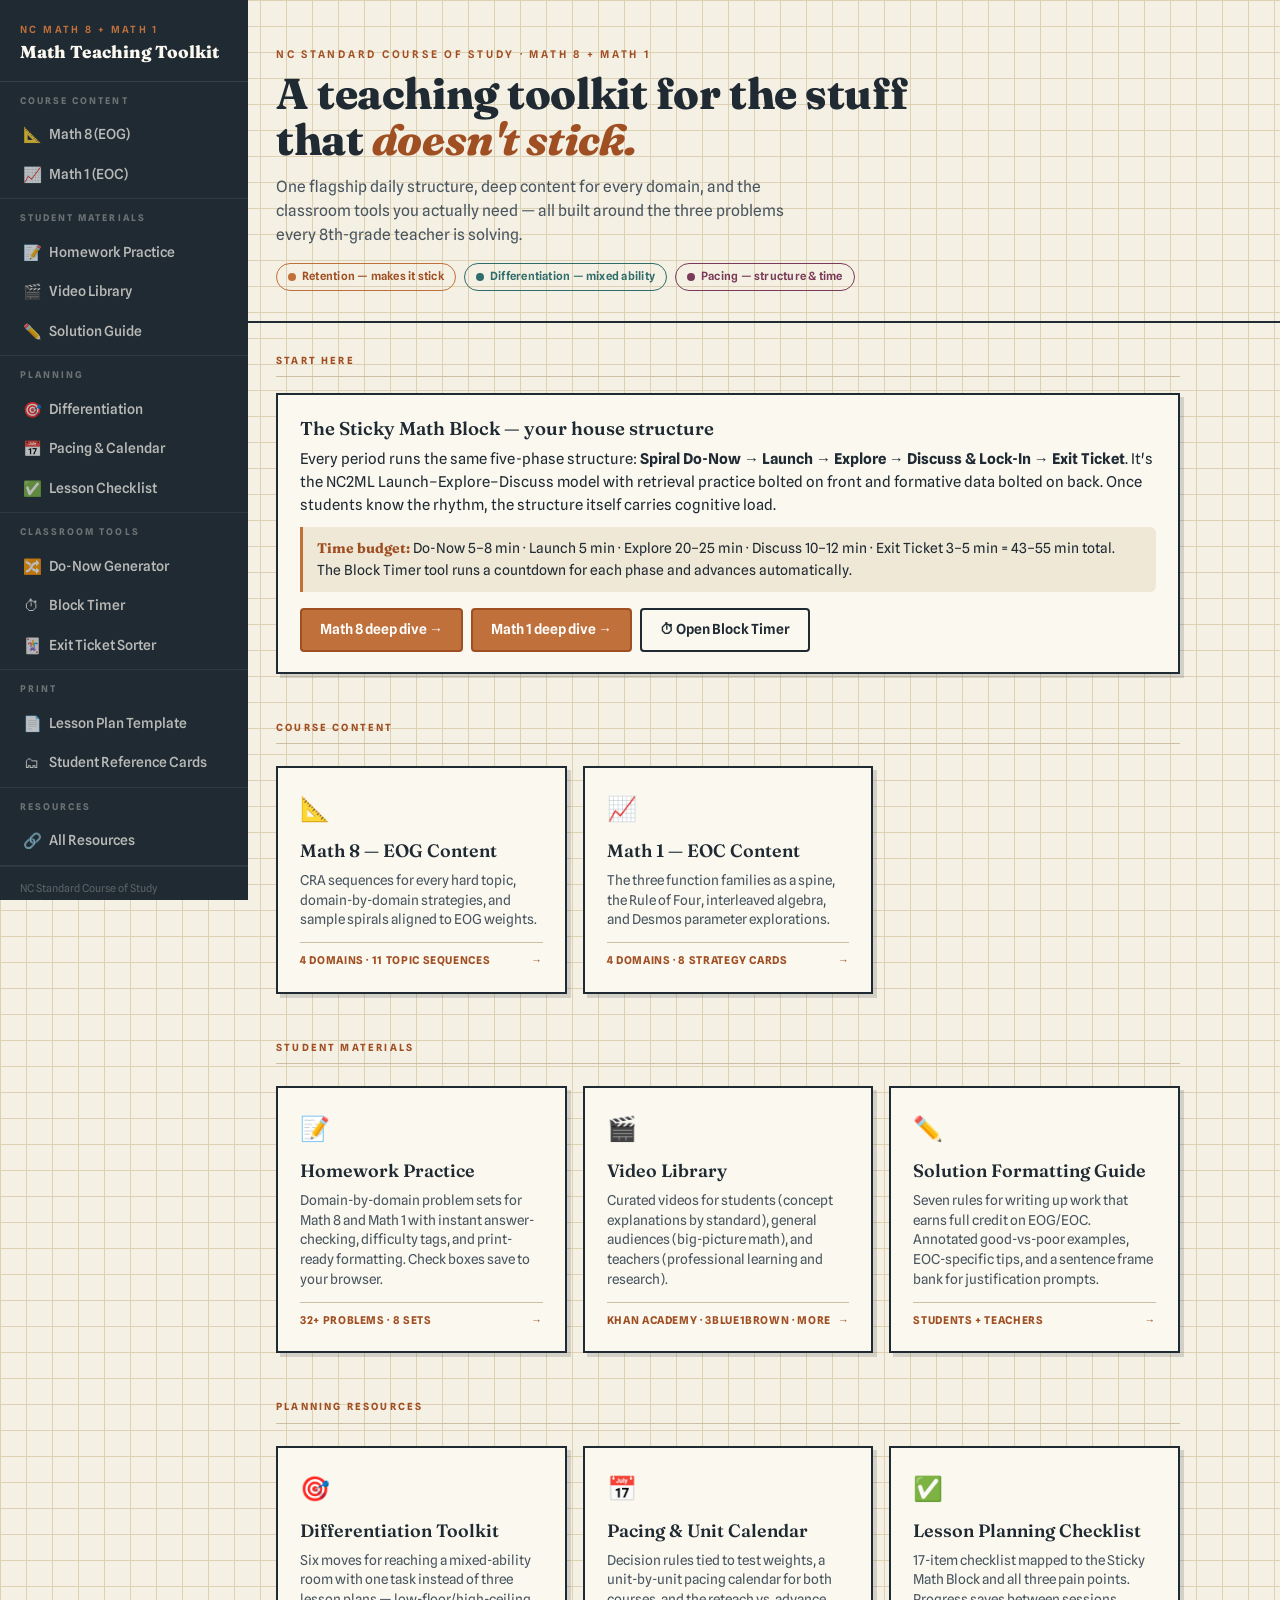
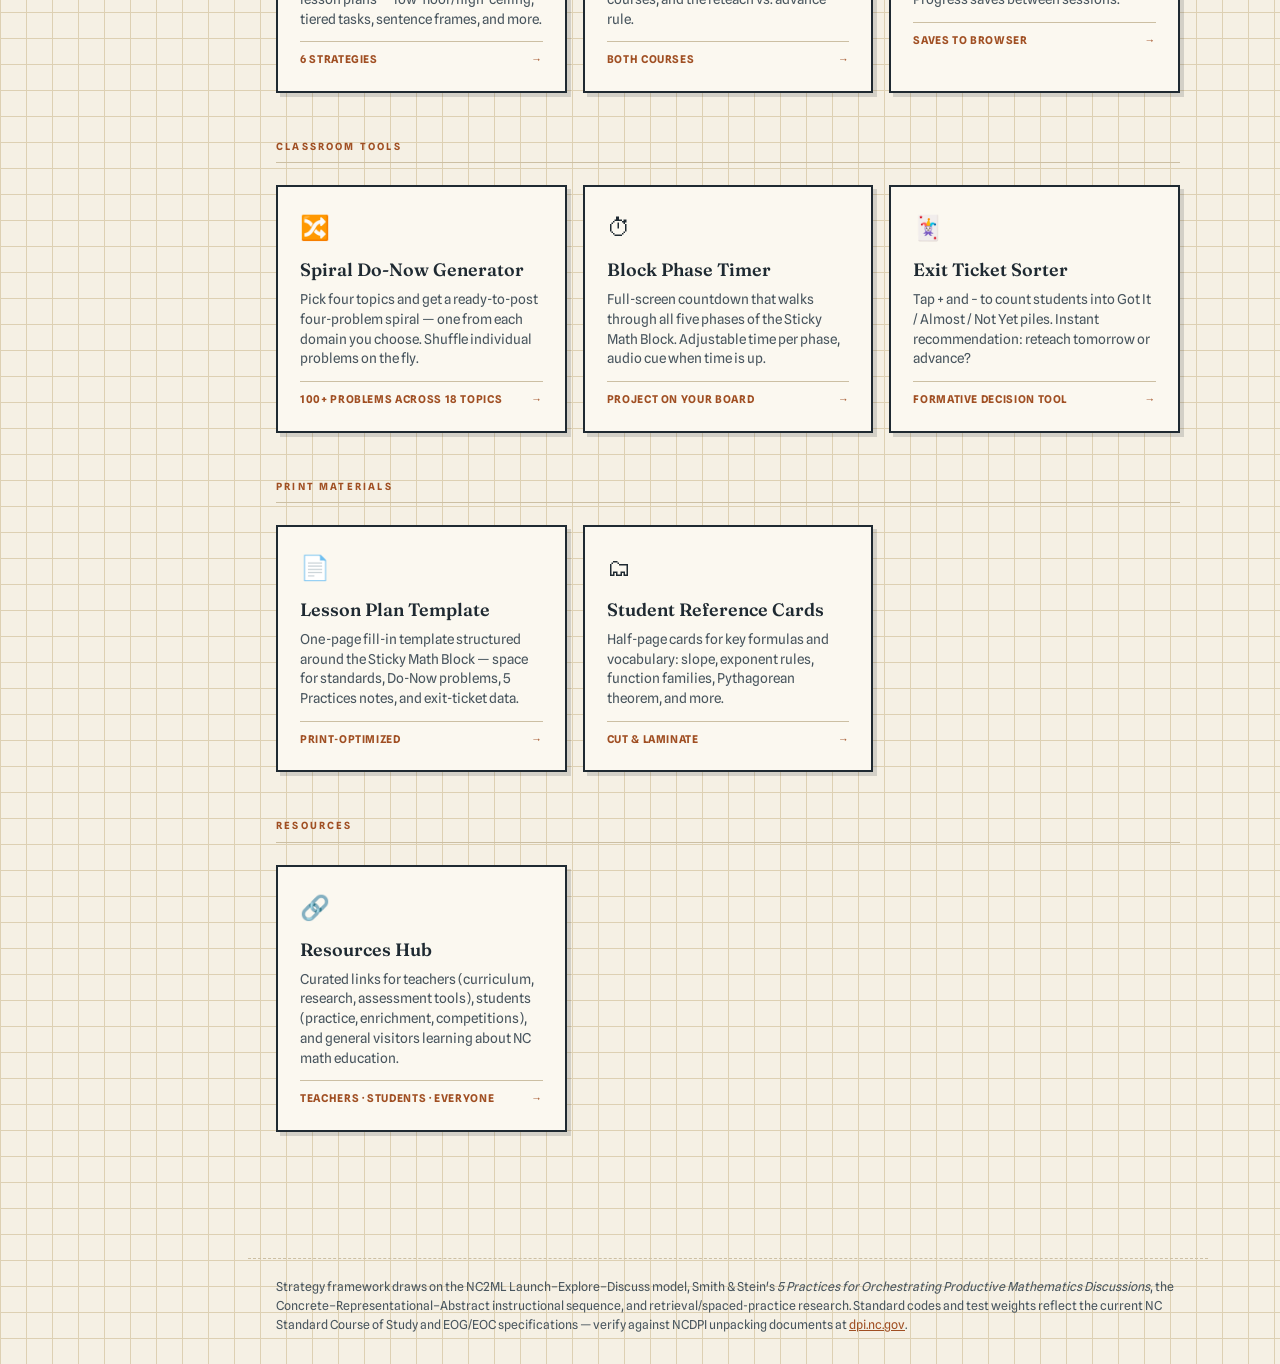
<file: index.html>
<!DOCTYPE html>
<html lang="en">
<head>
<meta charset="UTF-8">
<meta name="viewport" content="width=device-width, initial-scale=1.0">
<title>Math Teaching Toolkit — NC Math 8 &amp; Math 1</title>
<link rel="stylesheet" href="css/style.css">
</head>
<body>

<button class="nav-toggle" id="navToggle" aria-label="Open menu">
  <span class="bar"></span><span class="bar"></span><span class="bar"></span>
</button>
<div class="overlay" id="overlay"></div>

<nav class="sidenav" id="sidenav">
  <div class="sidenav-brand">
    <a href="index.html">
      <div class="brand-eyebrow">NC Math 8 + Math 1</div>
      <div class="brand-name">Math Teaching Toolkit</div>
    </a>
  </div>

  <div class="nav-group">
    <span class="nav-group-label">Course Content</span>
    <a class="nav-link" href="math8.html"><span class="icon">📐</span> Math 8 (EOG)</a>
    <a class="nav-link" href="math1.html"><span class="icon">📈</span> Math 1 (EOC)</a>
  </div>


  <div class="nav-group">
    <span class="nav-group-label">Student Materials</span>
    <a class="nav-link" href="homework.html"><span class="icon">📝</span> Homework Practice</a>
    <a class="nav-link" href="videos.html"><span class="icon">🎬</span> Video Library</a>
    <a class="nav-link" href="solution-guide.html"><span class="icon">✏️</span> Solution Guide</a>
  </div>
  <div class="nav-group">
    <span class="nav-group-label">Planning</span>
    <a class="nav-link" href="differentiation.html"><span class="icon">🎯</span> Differentiation</a>
    <a class="nav-link" href="pacing.html"><span class="icon">📅</span> Pacing &amp; Calendar</a>
    <a class="nav-link" href="checklist.html"><span class="icon">✅</span> Lesson Checklist</a>
  </div>

  <div class="nav-group">
    <span class="nav-group-label">Classroom Tools</span>
    <a class="nav-link" href="donow.html"><span class="icon">🔀</span> Do-Now Generator</a>
    <a class="nav-link" href="timer.html"><span class="icon">⏱</span> Block Timer</a>
    <a class="nav-link" href="exit-sort.html"><span class="icon">🃏</span> Exit Ticket Sorter</a>
  </div>

  <div class="nav-group">
    <span class="nav-group-label">Print</span>
    <a class="nav-link" href="lesson-plan.html"><span class="icon">📄</span> Lesson Plan Template</a>
    <a class="nav-link" href="reference-cards.html"><span class="icon">🗂</span> Student Reference Cards</a>
  </div>


  <div class="nav-group">
    <span class="nav-group-label">Resources</span>
    <a class="nav-link" href="resources.html"><span class="icon">🔗</span> All Resources</a>
  </div>
  <div class="nav-footer">NC Standard Course of Study<br>Math 8 EOG · Math 1 EOC</div>
</nav>

<main>
  <div class="page-header">
    <div class="page-eyebrow">NC Standard Course of Study · Math 8 + Math 1</div>
    <h1>A teaching toolkit for the stuff that <em>doesn't stick.</em></h1>
    <p class="sub">One flagship daily structure, deep content for every domain, and the classroom tools you actually need — all built around the three problems every 8th-grade teacher is solving.</p>
    <div class="legend">
      <span class="chip c-ret"><span class="dot"></span>Retention — makes it stick</span>
      <span class="chip c-dif"><span class="dot"></span>Differentiation — mixed ability</span>
      <span class="chip c-pac"><span class="dot"></span>Pacing — structure &amp; time</span>
    </div>
  </div>

  <div class="content">

    <div class="section">
      <div class="section-label">Start Here</div>
      <div class="card">
        <h3>The Sticky Math Block — your house structure</h3>
        <p>Every period runs the same five-phase structure: <strong>Spiral Do-Now → Launch → Explore → Discuss &amp; Lock-In → Exit Ticket</strong>. It's the NC2ML Launch–Explore–Discuss model with retrieval practice bolted on front and formative data bolted on back. Once students know the rhythm, the structure itself carries cognitive load.</p>
        <div class="ex">
          <b>Time budget:</b> Do-Now 5–8 min · Launch 5 min · Explore 20–25 min · Discuss 10–12 min · Exit Ticket 3–5 min = 43–55 min total.<br>
          The Block Timer tool runs a countdown for each phase and advances automatically.
        </div>
        <div class="btn-group">
          <a class="btn btn-ochre" href="math8.html">Math 8 deep dive →</a>
          <a class="btn btn-ochre" href="math1.html">Math 1 deep dive →</a>
          <a class="btn" href="timer.html">⏱ Open Block Timer</a>
        </div>
      </div>
    </div>

    <div class="section">
      <div class="section-label">Course Content</div>
      <div class="hub-grid">
        <a class="hub-card" href="math8.html">
          <div class="hc-icon">📐</div>
          <h3>Math 8 — EOG Content</h3>
          <p>CRA sequences for every hard topic, domain-by-domain strategies, and sample spirals aligned to EOG weights.</p>
          <div class="hc-footer">
            <span>4 domains · 11 topic sequences</span>
            <span>→</span>
          </div>
        </a>
        <a class="hub-card" href="math1.html">
          <div class="hc-icon">📈</div>
          <h3>Math 1 — EOC Content</h3>
          <p>The three function families as a spine, the Rule of Four, interleaved algebra, and Desmos parameter explorations.</p>
          <div class="hc-footer">
            <span>4 domains · 8 strategy cards</span>
            <span>→</span>
          </div>
        </a>
      </div>
    </div>

    <div class="section">
      <div class="section-label">Student Materials</div>
      <div class="hub-grid">
        <a class="hub-card" href="homework.html">
          <div class="hc-icon">📝</div>
          <h3>Homework Practice</h3>
          <p>Domain-by-domain problem sets for Math 8 and Math 1 with instant answer-checking, difficulty tags, and print-ready formatting. Check boxes save to your browser.</p>
          <div class="hc-footer"><span>32+ problems · 8 sets</span><span>→</span></div>
        </a>
        <a class="hub-card" href="videos.html">
          <div class="hc-icon">🎬</div>
          <h3>Video Library</h3>
          <p>Curated videos for students (concept explanations by standard), general audiences (big-picture math), and teachers (professional learning and research).</p>
          <div class="hc-footer"><span>Khan Academy · 3Blue1Brown · more</span><span>→</span></div>
        </a>
        <a class="hub-card" href="solution-guide.html">
          <div class="hc-icon">✏️</div>
          <h3>Solution Formatting Guide</h3>
          <p>Seven rules for writing up work that earns full credit on EOG/EOC. Annotated good-vs-poor examples, EOC-specific tips, and a sentence frame bank for justification prompts.</p>
          <div class="hc-footer"><span>Students + teachers</span><span>→</span></div>
        </a>
      </div>
    </div>

    <div class="section">
      <div class="section-label">Planning Resources</div>
      <div class="hub-grid">
        <a class="hub-card" href="differentiation.html">
          <div class="hc-icon">🎯</div>
          <h3>Differentiation Toolkit</h3>
          <p>Six moves for reaching a mixed-ability room with one task instead of three lesson plans — low-floor/high-ceiling, tiered tasks, sentence frames, and more.</p>
          <div class="hc-footer"><span>6 strategies</span><span>→</span></div>
        </a>
        <a class="hub-card" href="pacing.html">
          <div class="hc-icon">📅</div>
          <h3>Pacing &amp; Unit Calendar</h3>
          <p>Decision rules tied to test weights, a unit-by-unit pacing calendar for both courses, and the reteach vs. advance rule.</p>
          <div class="hc-footer"><span>Both courses</span><span>→</span></div>
        </a>
        <a class="hub-card" href="checklist.html">
          <div class="hc-icon">✅</div>
          <h3>Lesson Planning Checklist</h3>
          <p>17-item checklist mapped to the Sticky Math Block and all three pain points. Progress saves between sessions.</p>
          <div class="hc-footer"><span>Saves to browser</span><span>→</span></div>
        </a>
      </div>
    </div>

    <div class="section">
      <div class="section-label">Classroom Tools</div>
      <div class="hub-grid">
        <a class="hub-card" href="donow.html">
          <div class="hc-icon">🔀</div>
          <h3>Spiral Do-Now Generator</h3>
          <p>Pick four topics and get a ready-to-post four-problem spiral — one from each domain you choose. Shuffle individual problems on the fly.</p>
          <div class="hc-footer"><span>100+ problems across 18 topics</span><span>→</span></div>
        </a>
        <a class="hub-card" href="timer.html">
          <div class="hc-icon">⏱</div>
          <h3>Block Phase Timer</h3>
          <p>Full-screen countdown that walks through all five phases of the Sticky Math Block. Adjustable time per phase, audio cue when time is up.</p>
          <div class="hc-footer"><span>Project on your board</span><span>→</span></div>
        </a>
        <a class="hub-card" href="exit-sort.html">
          <div class="hc-icon">🃏</div>
          <h3>Exit Ticket Sorter</h3>
          <p>Tap + and − to count students into Got It / Almost / Not Yet piles. Instant recommendation: reteach tomorrow or advance?</p>
          <div class="hc-footer"><span>Formative decision tool</span><span>→</span></div>
        </a>
      </div>
    </div>

    <div class="section">
      <div class="section-label">Print Materials</div>
      <div class="hub-grid">
        <a class="hub-card" href="lesson-plan.html">
          <div class="hc-icon">📄</div>
          <h3>Lesson Plan Template</h3>
          <p>One-page fill-in template structured around the Sticky Math Block — space for standards, Do-Now problems, 5 Practices notes, and exit-ticket data.</p>
          <div class="hc-footer"><span>Print-optimized</span><span>→</span></div>
        </a>
        <a class="hub-card" href="reference-cards.html">
          <div class="hc-icon">🗂</div>
          <h3>Student Reference Cards</h3>
          <p>Half-page cards for key formulas and vocabulary: slope, exponent rules, function families, Pythagorean theorem, and more.</p>
          <div class="hc-footer"><span>Cut &amp; laminate</span><span>→</span></div>
        </a>
      </div>
    </div>

    <div class="section">
      <div class="section-label">Resources</div>
      <div class="hub-grid">
        <a class="hub-card" href="resources.html">
          <div class="hc-icon">🔗</div>
          <h3>Resources Hub</h3>
          <p>Curated links for teachers (curriculum, research, assessment tools), students (practice, enrichment, competitions), and general visitors learning about NC math education.</p>
          <div class="hc-footer"><span>Teachers · Students · Everyone</span><span>→</span></div>
        </a>
      </div>
    </div>

  </div><!-- /content -->

  <footer>
    Strategy framework draws on the NC2ML Launch–Explore–Discuss model, Smith &amp; Stein's <i>5 Practices for Orchestrating Productive Mathematics Discussions</i>, the Concrete–Representational–Abstract instructional sequence, and retrieval/spaced-practice research. Standard codes and test weights reflect the current NC Standard Course of Study and EOG/EOC specifications — verify against NCDPI unpacking documents at <a href="https://www.dpi.nc.gov">dpi.nc.gov</a>.
  </footer>
</main>

<script src="js/app.js"></script>
</body>
</html>
</file>
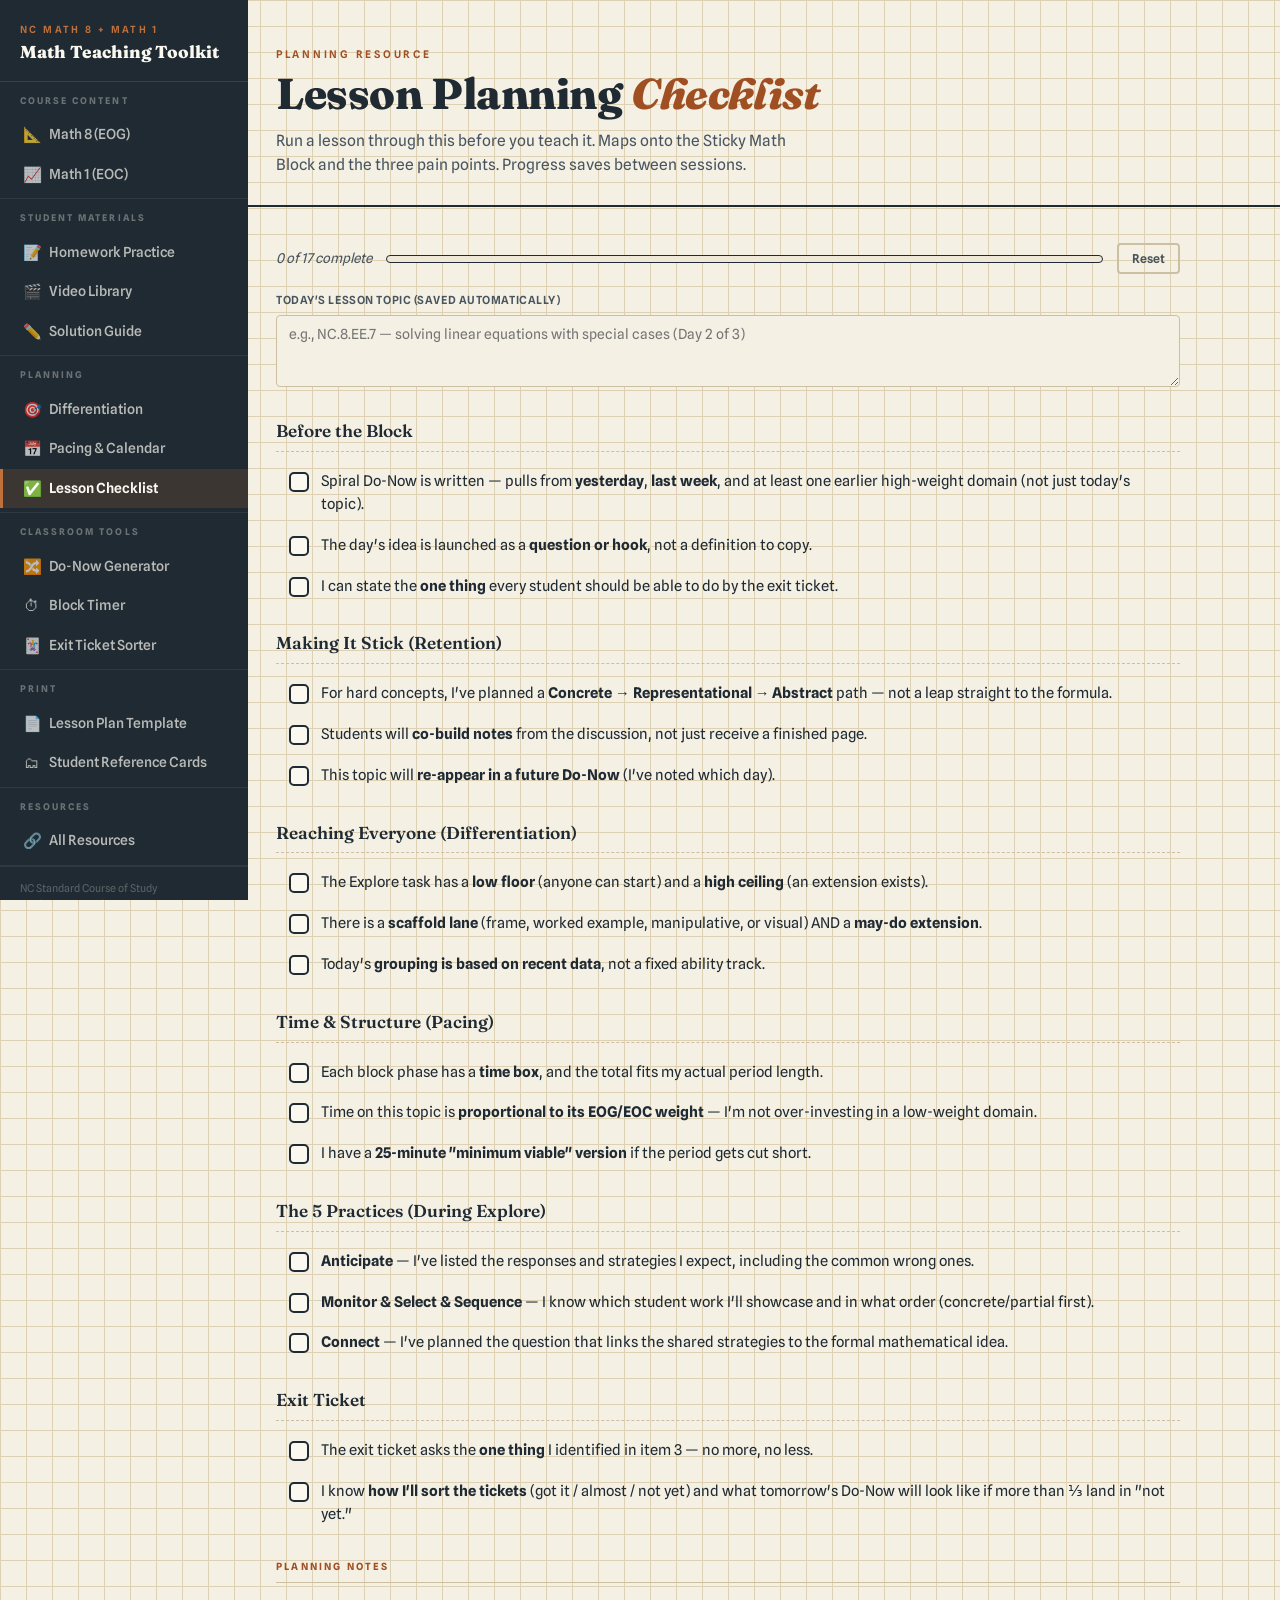
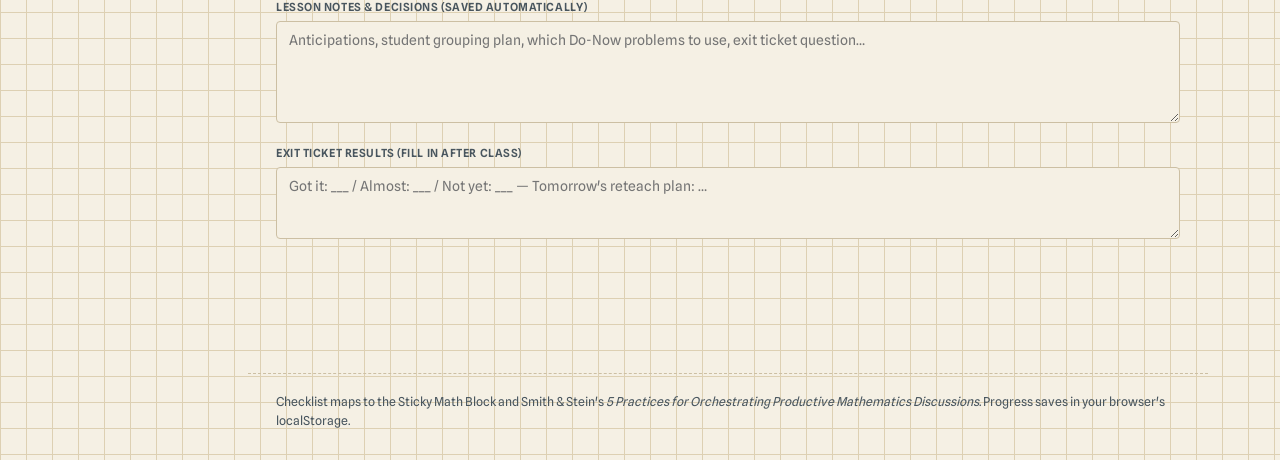
<file: checklist.html>
<!DOCTYPE html>
<html lang="en">
<head>
<meta charset="UTF-8">
<meta name="viewport" content="width=device-width, initial-scale=1.0">
<title>Lesson Planning Checklist — Math Teaching Toolkit</title>
<link rel="stylesheet" href="css/style.css">
</head>
<body>
<button class="nav-toggle" id="navToggle" aria-label="Open menu"><span class="bar"></span><span class="bar"></span><span class="bar"></span></button>
<div class="overlay" id="overlay"></div>
<nav class="sidenav" id="sidenav">
  <div class="sidenav-brand"><a href="index.html"><div class="brand-eyebrow">NC Math 8 + Math 1</div><div class="brand-name">Math Teaching Toolkit</div></a></div>
  <div class="nav-group"><span class="nav-group-label">Course Content</span>
    <a class="nav-link" href="math8.html"><span class="icon">📐</span> Math 8 (EOG)</a>
    <a class="nav-link" href="math1.html"><span class="icon">📈</span> Math 1 (EOC)</a>
  </div>
  <div class="nav-group"><span class="nav-group-label">Student Materials</span>
    <a class="nav-link" href="homework.html"><span class="icon">📝</span> Homework Practice</a>
    <a class="nav-link" href="videos.html"><span class="icon">🎬</span> Video Library</a>
    <a class="nav-link" href="solution-guide.html"><span class="icon">✏️</span> Solution Guide</a>
  </div>
  <div class="nav-group"><span class="nav-group-label">Planning</span>
    <a class="nav-link" href="differentiation.html"><span class="icon">🎯</span> Differentiation</a>
    <a class="nav-link" href="pacing.html"><span class="icon">📅</span> Pacing &amp; Calendar</a>
    <a class="nav-link" href="checklist.html"><span class="icon">✅</span> Lesson Checklist</a>
  </div>
  <div class="nav-group"><span class="nav-group-label">Classroom Tools</span>
    <a class="nav-link" href="donow.html"><span class="icon">🔀</span> Do-Now Generator</a>
    <a class="nav-link" href="timer.html"><span class="icon">⏱</span> Block Timer</a>
    <a class="nav-link" href="exit-sort.html"><span class="icon">🃏</span> Exit Ticket Sorter</a>
  </div>
  <div class="nav-group"><span class="nav-group-label">Print</span>
    <a class="nav-link" href="lesson-plan.html"><span class="icon">📄</span> Lesson Plan Template</a>
    <a class="nav-link" href="reference-cards.html"><span class="icon">🗂</span> Student Reference Cards</a>
  </div>

  <div class="nav-group"><span class="nav-group-label">Resources</span>
    <a class="nav-link" href="resources.html"><span class="icon">🔗</span> All Resources</a>
  </div>
  <div class="nav-footer">NC Standard Course of Study<br>Math 8 EOG · Math 1 EOC</div>
</nav>

<main>
  <div class="page-header">
    <div class="page-eyebrow">Planning Resource</div>
    <h1>Lesson Planning <em>Checklist</em></h1>
    <p class="sub">Run a lesson through this before you teach it. Maps onto the Sticky Math Block and the three pain points. Progress saves between sessions.</p>
  </div>

  <div class="content">

    <div class="progress-row">
      <span class="progress-text" id="progLabel">0 of 17 complete</span>
      <div class="progbar"><i id="progFill"></i></div>
      <button class="btn btn-sm btn-ghost" id="resetBtn">Reset</button>
    </div>

    <label class="notes-label">Today's lesson topic (saved automatically)</label>
    <textarea class="notes-field" data-note="today-topic" rows="2" placeholder="e.g., NC.8.EE.7 — solving linear equations with special cases (Day 2 of 3)"></textarea>

    <!-- SECTION 1 -->
    <div class="checkgroup" style="margin-top:24px">
      <h3>Before the Block</h3>
      <label class="check"><input type="checkbox" data-id="c1"><span>Spiral Do-Now is written — pulls from <strong>yesterday</strong>, <strong>last week</strong>, and at least one earlier high-weight domain (not just today's topic).</span></label>
      <label class="check"><input type="checkbox" data-id="c2"><span>The day's idea is launched as a <strong>question or hook</strong>, not a definition to copy.</span></label>
      <label class="check"><input type="checkbox" data-id="c3"><span>I can state the <strong>one thing</strong> every student should be able to do by the exit ticket.</span></label>
    </div>

    <!-- SECTION 2 -->
    <div class="checkgroup">
      <h3>Making It Stick (Retention)</h3>
      <label class="check"><input type="checkbox" data-id="c4"><span>For hard concepts, I've planned a <strong>Concrete → Representational → Abstract</strong> path — not a leap straight to the formula.</span></label>
      <label class="check"><input type="checkbox" data-id="c5"><span>Students will <strong>co-build notes</strong> from the discussion, not just receive a finished page.</span></label>
      <label class="check"><input type="checkbox" data-id="c6"><span>This topic will <strong>re-appear in a future Do-Now</strong> (I've noted which day).</span></label>
    </div>

    <!-- SECTION 3 -->
    <div class="checkgroup">
      <h3>Reaching Everyone (Differentiation)</h3>
      <label class="check"><input type="checkbox" data-id="c7"><span>The Explore task has a <strong>low floor</strong> (anyone can start) and a <strong>high ceiling</strong> (an extension exists).</span></label>
      <label class="check"><input type="checkbox" data-id="c8"><span>There is a <strong>scaffold lane</strong> (frame, worked example, manipulative, or visual) AND a <strong>may-do extension</strong>.</span></label>
      <label class="check"><input type="checkbox" data-id="c9"><span>Today's <strong>grouping is based on recent data</strong>, not a fixed ability track.</span></label>
    </div>

    <!-- SECTION 4 -->
    <div class="checkgroup">
      <h3>Time &amp; Structure (Pacing)</h3>
      <label class="check"><input type="checkbox" data-id="c10"><span>Each block phase has a <strong>time box</strong>, and the total fits my actual period length.</span></label>
      <label class="check"><input type="checkbox" data-id="c11"><span>Time on this topic is <strong>proportional to its EOG/EOC weight</strong> — I'm not over-investing in a low-weight domain.</span></label>
      <label class="check"><input type="checkbox" data-id="c12"><span>I have a <strong>25-minute "minimum viable" version</strong> if the period gets cut short.</span></label>
    </div>

    <!-- SECTION 5 -->
    <div class="checkgroup">
      <h3>The 5 Practices (During Explore)</h3>
      <label class="check"><input type="checkbox" data-id="c13"><span><strong>Anticipate</strong> — I've listed the responses and strategies I expect, including the common wrong ones.</span></label>
      <label class="check"><input type="checkbox" data-id="c14"><span><strong>Monitor &amp; Select &amp; Sequence</strong> — I know which student work I'll showcase and in what order (concrete/partial first).</span></label>
      <label class="check"><input type="checkbox" data-id="c15"><span><strong>Connect</strong> — I've planned the question that links the shared strategies to the formal mathematical idea.</span></label>
    </div>

    <!-- SECTION 6 -->
    <div class="checkgroup">
      <h3>Exit Ticket</h3>
      <label class="check"><input type="checkbox" data-id="c16"><span>The exit ticket asks the <strong>one thing</strong> I identified in item 3 — no more, no less.</span></label>
      <label class="check"><input type="checkbox" data-id="c17"><span>I know <strong>how I'll sort the tickets</strong> (got it / almost / not yet) and what tomorrow's Do-Now will look like if more than ⅓ land in "not yet."</span></label>
    </div>

    <div class="section">
      <div class="section-label">Planning Notes</div>
      <label class="notes-label">Lesson notes &amp; decisions (saved automatically)</label>
      <textarea class="notes-field" data-note="lesson-notes" rows="5" placeholder="Anticipations, student grouping plan, which Do-Now problems to use, exit ticket question…"></textarea>
      <label class="notes-label" style="margin-top:14px">Exit ticket results (fill in after class)</label>
      <textarea class="notes-field" data-note="exit-results" rows="3" placeholder="Got it: ___ / Almost: ___ / Not yet: ___ — Tomorrow's reteach plan: …"></textarea>
    </div>

  </div>
  <footer>Checklist maps to the Sticky Math Block and Smith &amp; Stein's <i>5 Practices for Orchestrating Productive Mathematics Discussions</i>. Progress saves in your browser's localStorage.</footer>
</main>

<script src="js/app.js"></script>
<script>
  initChecklist('daily');
  initNotes('checklist');
</script>
</body>
</html>
</file>
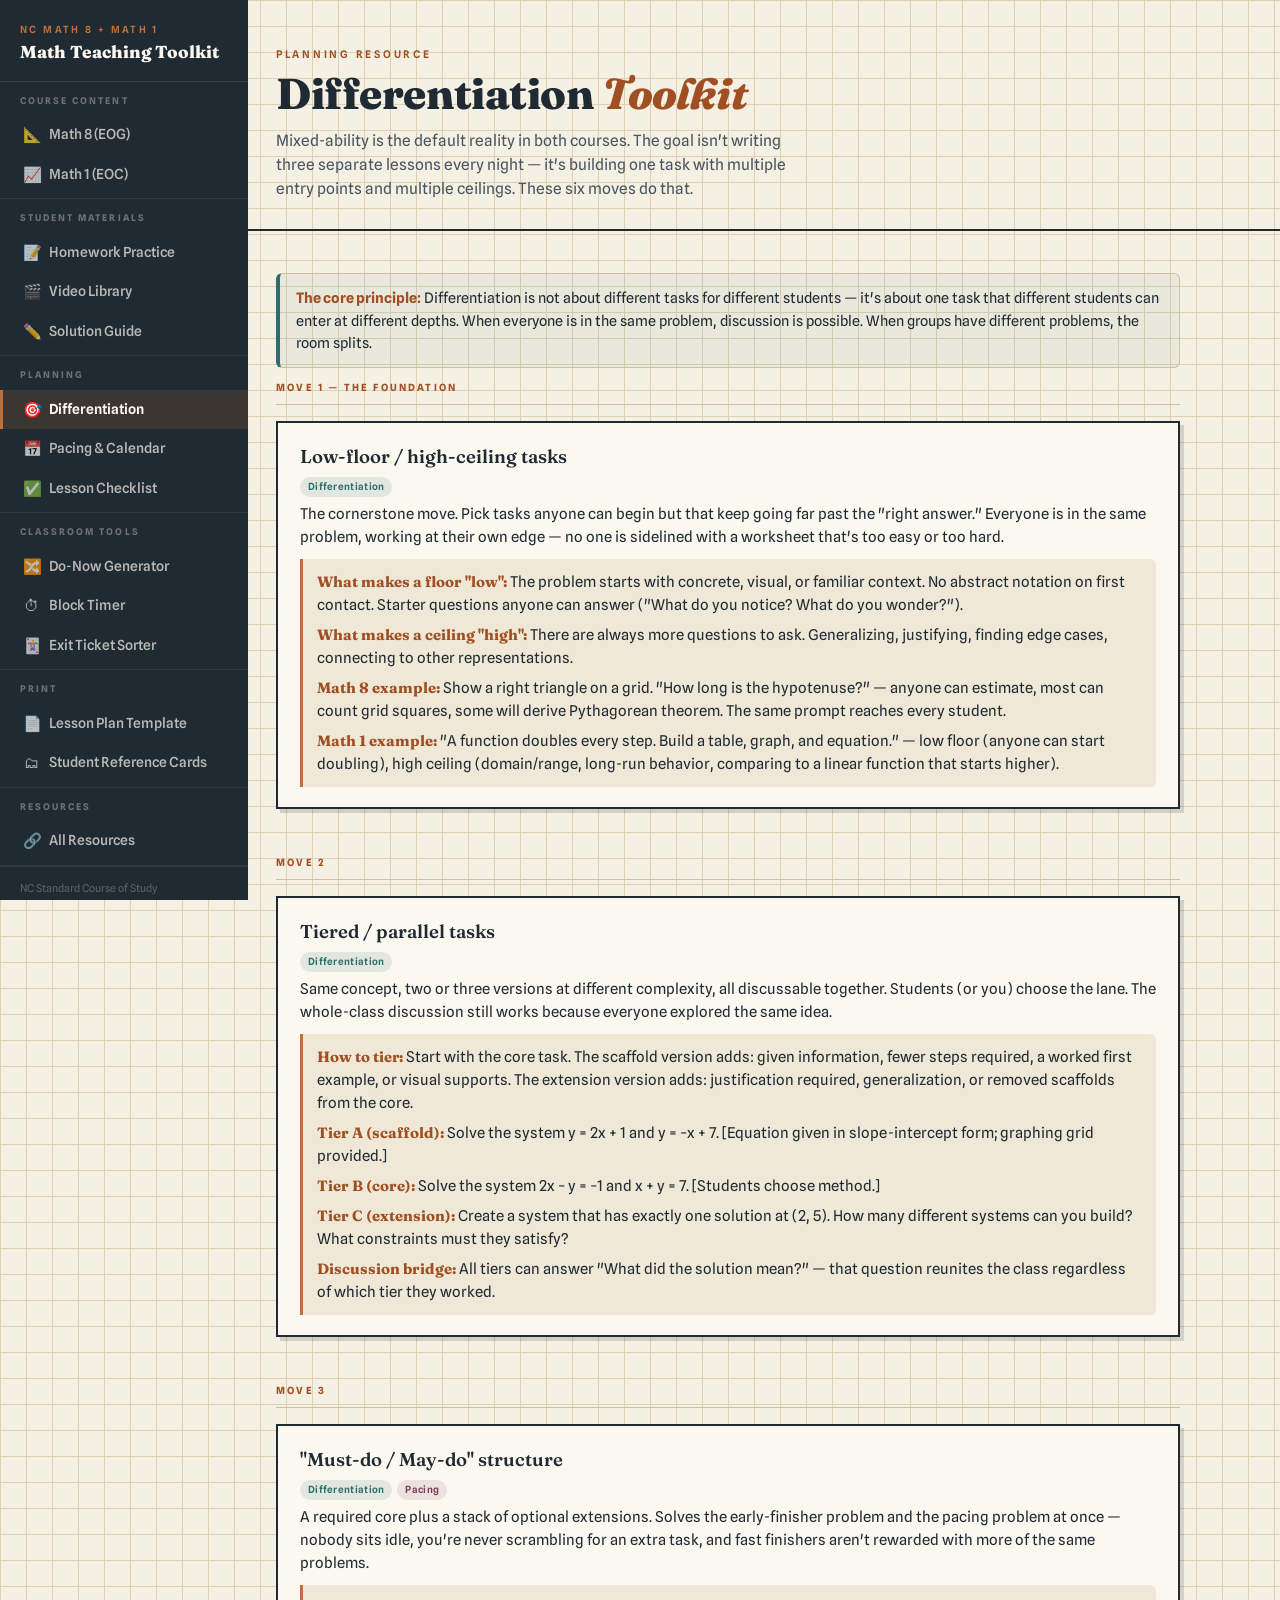
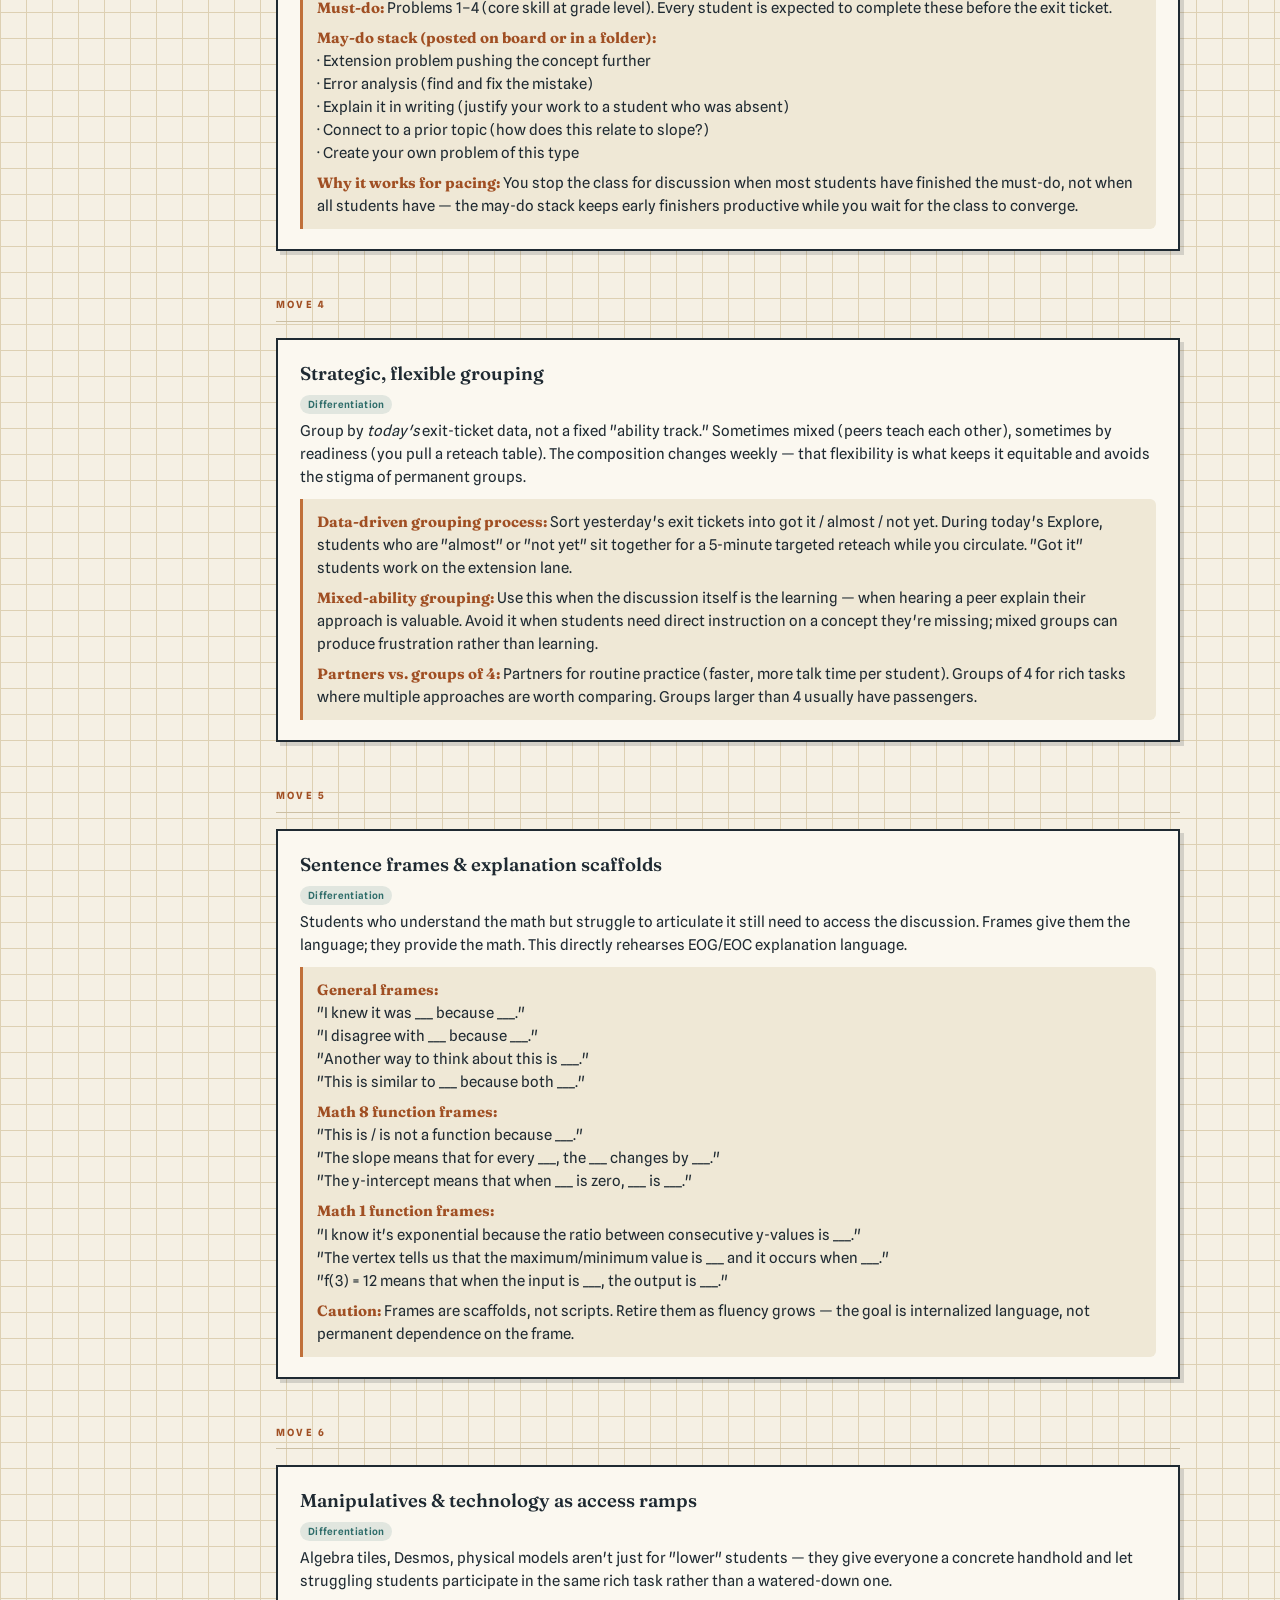
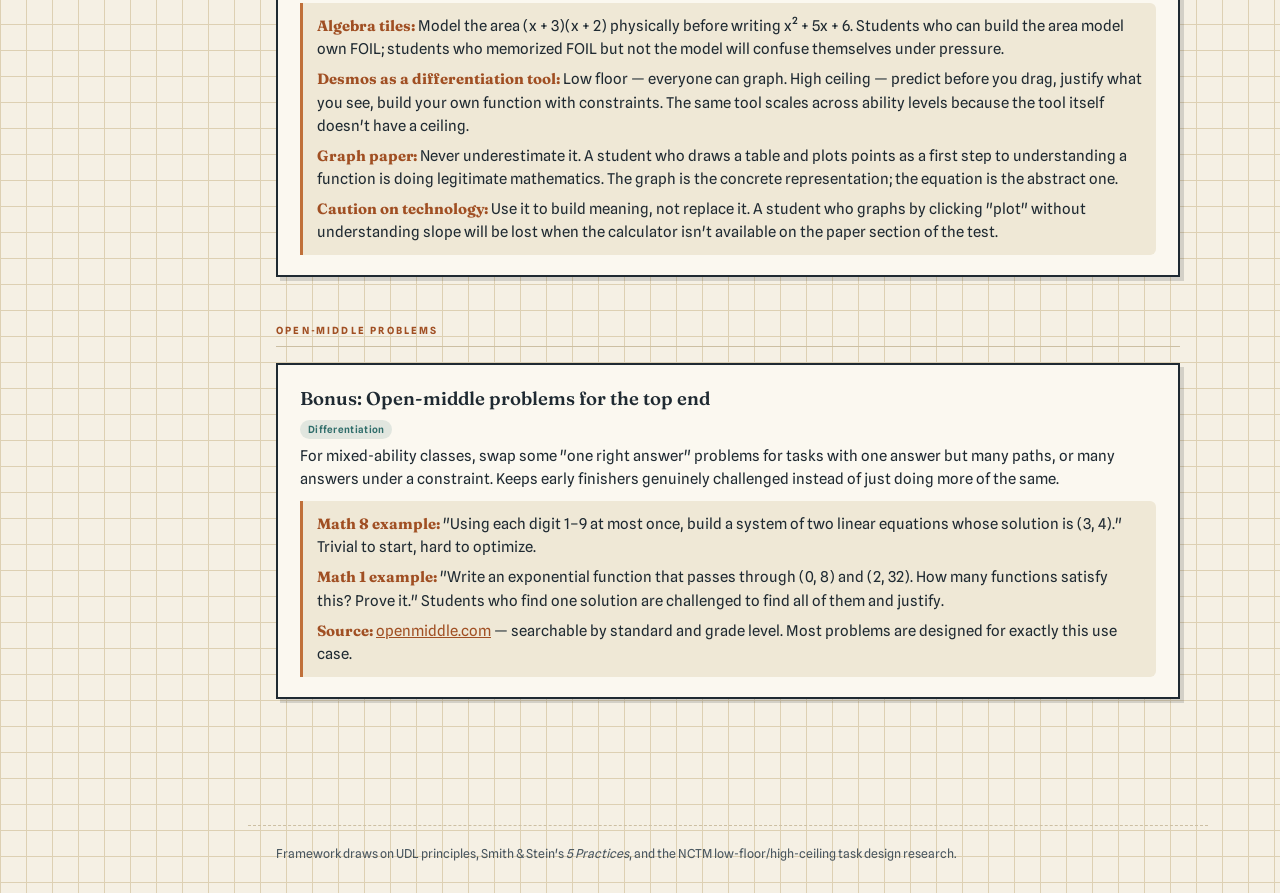
<file: differentiation.html>
<!DOCTYPE html>
<html lang="en">
<head>
<meta charset="UTF-8">
<meta name="viewport" content="width=device-width, initial-scale=1.0">
<title>Differentiation Toolkit — Math Teaching Toolkit</title>
<link rel="stylesheet" href="css/style.css">
</head>
<body>
<button class="nav-toggle" id="navToggle" aria-label="Open menu"><span class="bar"></span><span class="bar"></span><span class="bar"></span></button>
<div class="overlay" id="overlay"></div>
<nav class="sidenav" id="sidenav">
  <div class="sidenav-brand"><a href="index.html"><div class="brand-eyebrow">NC Math 8 + Math 1</div><div class="brand-name">Math Teaching Toolkit</div></a></div>
  <div class="nav-group"><span class="nav-group-label">Course Content</span>
    <a class="nav-link" href="math8.html"><span class="icon">📐</span> Math 8 (EOG)</a>
    <a class="nav-link" href="math1.html"><span class="icon">📈</span> Math 1 (EOC)</a>
  </div>
  <div class="nav-group"><span class="nav-group-label">Student Materials</span>
    <a class="nav-link" href="homework.html"><span class="icon">📝</span> Homework Practice</a>
    <a class="nav-link" href="videos.html"><span class="icon">🎬</span> Video Library</a>
    <a class="nav-link" href="solution-guide.html"><span class="icon">✏️</span> Solution Guide</a>
  </div>
  <div class="nav-group"><span class="nav-group-label">Planning</span>
    <a class="nav-link" href="differentiation.html"><span class="icon">🎯</span> Differentiation</a>
    <a class="nav-link" href="pacing.html"><span class="icon">📅</span> Pacing &amp; Calendar</a>
    <a class="nav-link" href="checklist.html"><span class="icon">✅</span> Lesson Checklist</a>
  </div>
  <div class="nav-group"><span class="nav-group-label">Classroom Tools</span>
    <a class="nav-link" href="donow.html"><span class="icon">🔀</span> Do-Now Generator</a>
    <a class="nav-link" href="timer.html"><span class="icon">⏱</span> Block Timer</a>
    <a class="nav-link" href="exit-sort.html"><span class="icon">🃏</span> Exit Ticket Sorter</a>
  </div>
  <div class="nav-group"><span class="nav-group-label">Print</span>
    <a class="nav-link" href="lesson-plan.html"><span class="icon">📄</span> Lesson Plan Template</a>
    <a class="nav-link" href="reference-cards.html"><span class="icon">🗂</span> Student Reference Cards</a>
  </div>

  <div class="nav-group"><span class="nav-group-label">Resources</span>
    <a class="nav-link" href="resources.html"><span class="icon">🔗</span> All Resources</a>
  </div>
  <div class="nav-footer">NC Standard Course of Study<br>Math 8 EOG · Math 1 EOC</div>
</nav>

<main>
  <div class="page-header">
    <div class="page-eyebrow">Planning Resource</div>
    <h1>Differentiation <em>Toolkit</em></h1>
    <p class="sub">Mixed-ability is the default reality in both courses. The goal isn't writing three separate lessons every night — it's building one task with multiple entry points and multiple ceilings. These six moves do that.</p>
  </div>

  <div class="content">

    <div class="callout tip">
      <strong>The core principle:</strong> Differentiation is not about different tasks for different students — it's about one task that different students can enter at different depths. When everyone is in the same problem, discussion is possible. When groups have different problems, the room splits.
    </div>

    <div class="section">
      <div class="section-label">Move 1 — The Foundation</div>
      <div class="card">
        <h3>Low-floor / high-ceiling tasks</h3>
        <div class="tags"><span class="tag t-dif">Differentiation</span></div>
        <p>The cornerstone move. Pick tasks anyone can begin but that keep going far past the "right answer." Everyone is in the same problem, working at their own edge — no one is sidelined with a worksheet that's too easy or too hard.</p>
        <div class="ex">
          <p><b>What makes a floor "low":</b> The problem starts with concrete, visual, or familiar context. No abstract notation on first contact. Starter questions anyone can answer ("What do you notice? What do you wonder?").</p>
          <p><b>What makes a ceiling "high":</b> There are always more questions to ask. Generalizing, justifying, finding edge cases, connecting to other representations.</p>
          <p><b>Math 8 example:</b> Show a right triangle on a grid. "How long is the hypotenuse?" — anyone can estimate, most can count grid squares, some will derive Pythagorean theorem. The same prompt reaches every student.</p>
          <p><b>Math 1 example:</b> "A function doubles every step. Build a table, graph, and equation." — low floor (anyone can start doubling), high ceiling (domain/range, long-run behavior, comparing to a linear function that starts higher).</p>
        </div>
      </div>
    </div>

    <div class="section">
      <div class="section-label">Move 2</div>
      <div class="card">
        <h3>Tiered / parallel tasks</h3>
        <div class="tags"><span class="tag t-dif">Differentiation</span></div>
        <p>Same concept, two or three versions at different complexity, all discussable together. Students (or you) choose the lane. The whole-class discussion still works because everyone explored the same idea.</p>
        <div class="ex">
          <p><b>How to tier:</b> Start with the core task. The scaffold version adds: given information, fewer steps required, a worked first example, or visual supports. The extension version adds: justification required, generalization, or removed scaffolds from the core.</p>
          <p><b>Tier A (scaffold):</b> Solve the system y = 2x + 1 and y = −x + 7. [Equation given in slope-intercept form; graphing grid provided.]</p>
          <p><b>Tier B (core):</b> Solve the system 2x − y = −1 and x + y = 7. [Students choose method.]</p>
          <p><b>Tier C (extension):</b> Create a system that has exactly one solution at (2, 5). How many different systems can you build? What constraints must they satisfy?</p>
          <p><b>Discussion bridge:</b> All tiers can answer "What did the solution mean?" — that question reunites the class regardless of which tier they worked.</p>
        </div>
      </div>
    </div>

    <div class="section">
      <div class="section-label">Move 3</div>
      <div class="card">
        <h3>"Must-do / May-do" structure</h3>
        <div class="tags"><span class="tag t-dif">Differentiation</span><span class="tag t-pac">Pacing</span></div>
        <p>A required core plus a stack of optional extensions. Solves the early-finisher problem and the pacing problem at once — nobody sits idle, you're never scrambling for an extra task, and fast finishers aren't rewarded with more of the same problems.</p>
        <div class="ex">
          <p><b>Must-do:</b> Problems 1–4 (core skill at grade level). Every student is expected to complete these before the exit ticket.</p>
          <p><b>May-do stack (posted on board or in a folder):</b><br>
          · Extension problem pushing the concept further<br>
          · Error analysis (find and fix the mistake)<br>
          · Explain it in writing (justify your work to a student who was absent)<br>
          · Connect to a prior topic (how does this relate to slope?)<br>
          · Create your own problem of this type</p>
          <p><b>Why it works for pacing:</b> You stop the class for discussion when most students have finished the must-do, not when all students have — the may-do stack keeps early finishers productive while you wait for the class to converge.</p>
        </div>
      </div>
    </div>

    <div class="section">
      <div class="section-label">Move 4</div>
      <div class="card">
        <h3>Strategic, flexible grouping</h3>
        <div class="tags"><span class="tag t-dif">Differentiation</span></div>
        <p>Group by <em>today's</em> exit-ticket data, not a fixed "ability track." Sometimes mixed (peers teach each other), sometimes by readiness (you pull a reteach table). The composition changes weekly — that flexibility is what keeps it equitable and avoids the stigma of permanent groups.</p>
        <div class="ex">
          <p><b>Data-driven grouping process:</b> Sort yesterday's exit tickets into got it / almost / not yet. During today's Explore, students who are "almost" or "not yet" sit together for a 5-minute targeted reteach while you circulate. "Got it" students work on the extension lane.</p>
          <p><b>Mixed-ability grouping:</b> Use this when the discussion itself is the learning — when hearing a peer explain their approach is valuable. Avoid it when students need direct instruction on a concept they're missing; mixed groups can produce frustration rather than learning.</p>
          <p><b>Partners vs. groups of 4:</b> Partners for routine practice (faster, more talk time per student). Groups of 4 for rich tasks where multiple approaches are worth comparing. Groups larger than 4 usually have passengers.</p>
        </div>
      </div>
    </div>

    <div class="section">
      <div class="section-label">Move 5</div>
      <div class="card">
        <h3>Sentence frames &amp; explanation scaffolds</h3>
        <div class="tags"><span class="tag t-dif">Differentiation</span></div>
        <p>Students who understand the math but struggle to articulate it still need to access the discussion. Frames give them the language; they provide the math. This directly rehearses EOG/EOC explanation language.</p>
        <div class="ex">
          <p><b>General frames:</b><br>
          "I knew it was ___ because ___."<br>
          "I disagree with ___ because ___."<br>
          "Another way to think about this is ___."<br>
          "This is similar to ___ because both ___."</p>
          <p><b>Math 8 function frames:</b><br>
          "This is / is not a function because ___."<br>
          "The slope means that for every ___, the ___ changes by ___."<br>
          "The y-intercept means that when ___ is zero, ___ is ___."</p>
          <p><b>Math 1 function frames:</b><br>
          "I know it's exponential because the ratio between consecutive y-values is ___."<br>
          "The vertex tells us that the maximum/minimum value is ___ and it occurs when ___."<br>
          "f(3) = 12 means that when the input is ___, the output is ___."</p>
          <p><b>Caution:</b> Frames are scaffolds, not scripts. Retire them as fluency grows — the goal is internalized language, not permanent dependence on the frame.</p>
        </div>
      </div>
    </div>

    <div class="section">
      <div class="section-label">Move 6</div>
      <div class="card">
        <h3>Manipulatives &amp; technology as access ramps</h3>
        <div class="tags"><span class="tag t-dif">Differentiation</span></div>
        <p>Algebra tiles, Desmos, physical models aren't just for "lower" students — they give everyone a concrete handhold and let struggling students participate in the same rich task rather than a watered-down one.</p>
        <div class="ex">
          <p><b>Algebra tiles:</b> Model the area (x + 3)(x + 2) physically before writing x² + 5x + 6. Students who can build the area model own FOIL; students who memorized FOIL but not the model will confuse themselves under pressure.</p>
          <p><b>Desmos as a differentiation tool:</b> Low floor — everyone can graph. High ceiling — predict before you drag, justify what you see, build your own function with constraints. The same tool scales across ability levels because the tool itself doesn't have a ceiling.</p>
          <p><b>Graph paper:</b> Never underestimate it. A student who draws a table and plots points as a first step to understanding a function is doing legitimate mathematics. The graph is the concrete representation; the equation is the abstract one.</p>
          <p><b>Caution on technology:</b> Use it to build meaning, not replace it. A student who graphs by clicking "plot" without understanding slope will be lost when the calculator isn't available on the paper section of the test.</p>
        </div>
      </div>
    </div>

    <div class="section">
      <div class="section-label">Open-Middle Problems</div>
      <div class="card">
        <h3>Bonus: Open-middle problems for the top end</h3>
        <div class="tags"><span class="tag t-dif">Differentiation</span></div>
        <p>For mixed-ability classes, swap some "one right answer" problems for tasks with one answer but many paths, or many answers under a constraint. Keeps early finishers genuinely challenged instead of just doing more of the same.</p>
        <div class="ex">
          <p><b>Math 8 example:</b> "Using each digit 1–9 at most once, build a system of two linear equations whose solution is (3, 4)." Trivial to start, hard to optimize.</p>
          <p><b>Math 1 example:</b> "Write an exponential function that passes through (0, 8) and (2, 32). How many functions satisfy this? Prove it." Students who find one solution are challenged to find all of them and justify.</p>
          <p><b>Source:</b> <a href="https://www.openmiddle.com" style="color:var(--ochre-deep)">openmiddle.com</a> — searchable by standard and grade level. Most problems are designed for exactly this use case.</p>
        </div>
      </div>
    </div>

  </div>
  <footer>Framework draws on UDL principles, Smith &amp; Stein's <i>5 Practices</i>, and the NCTM low-floor/high-ceiling task design research.</footer>
</main>

<script src="js/app.js"></script>
</body>
</html>
</file>
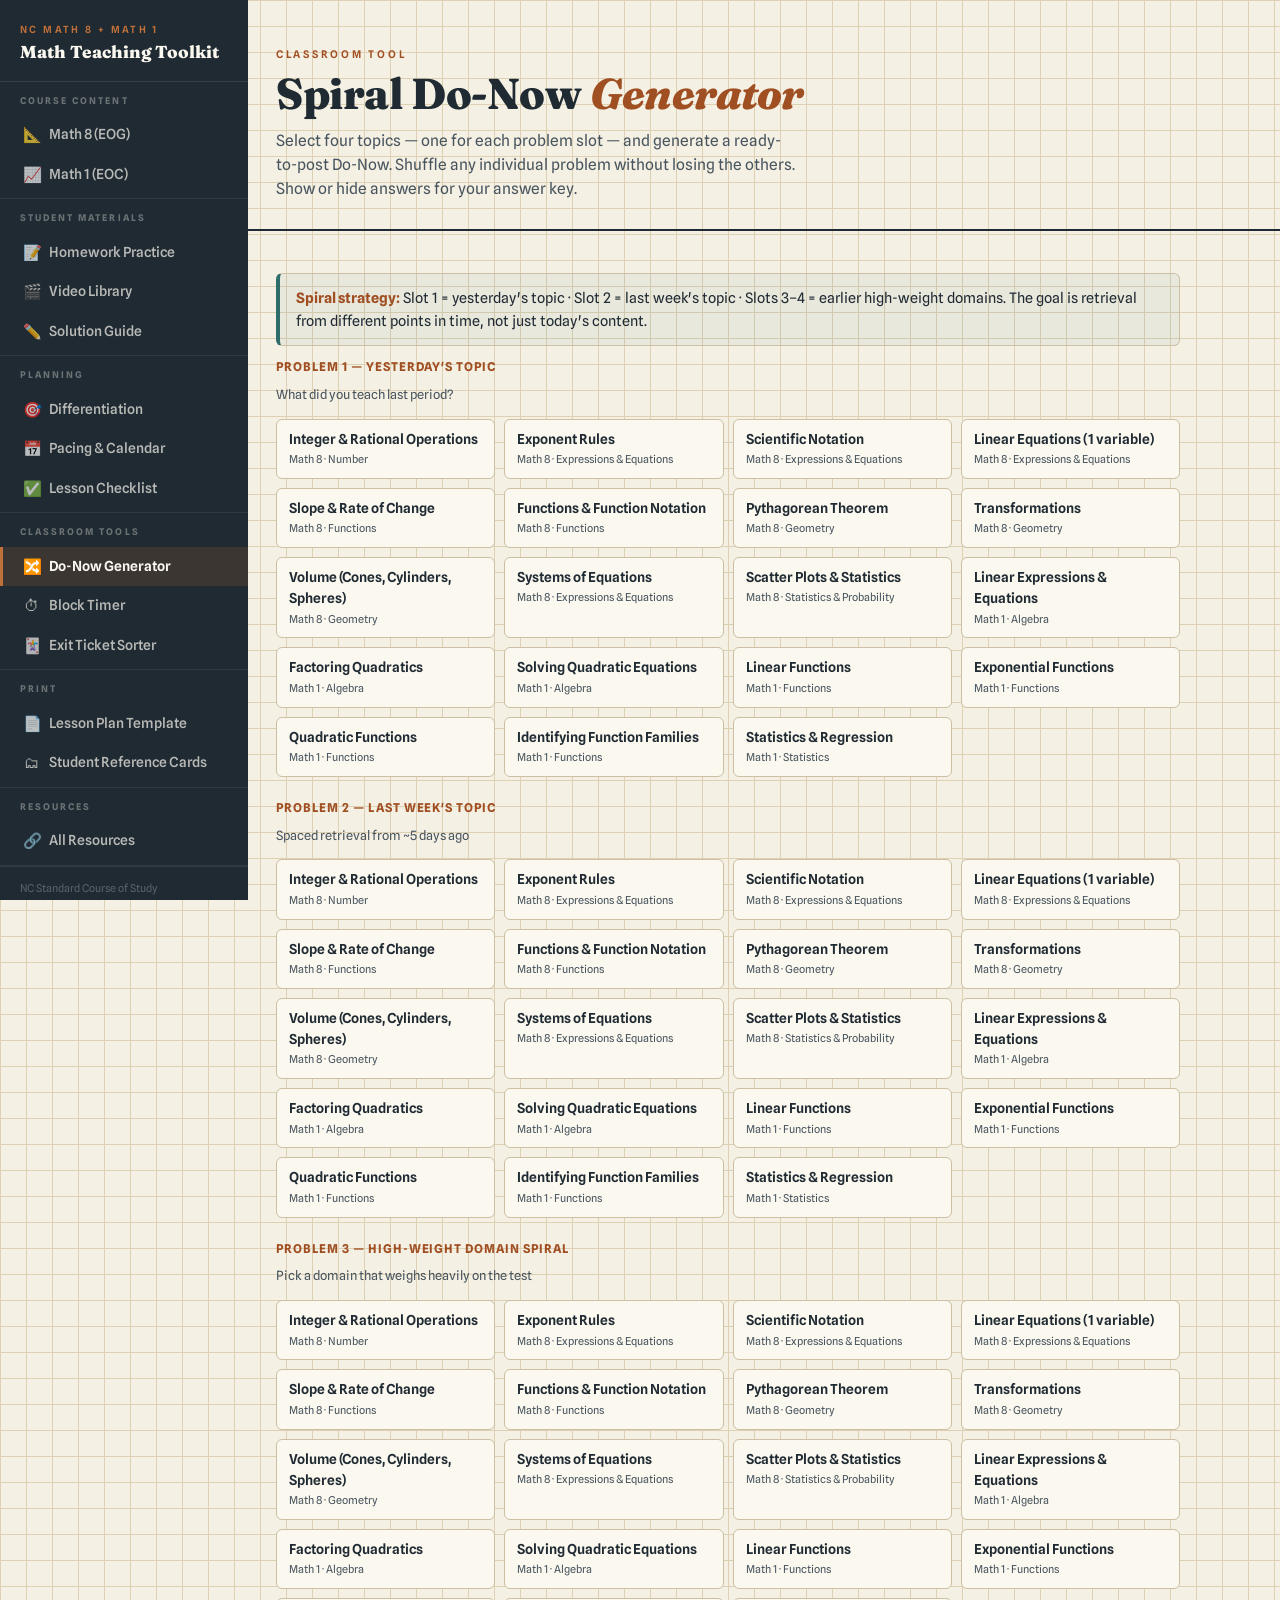
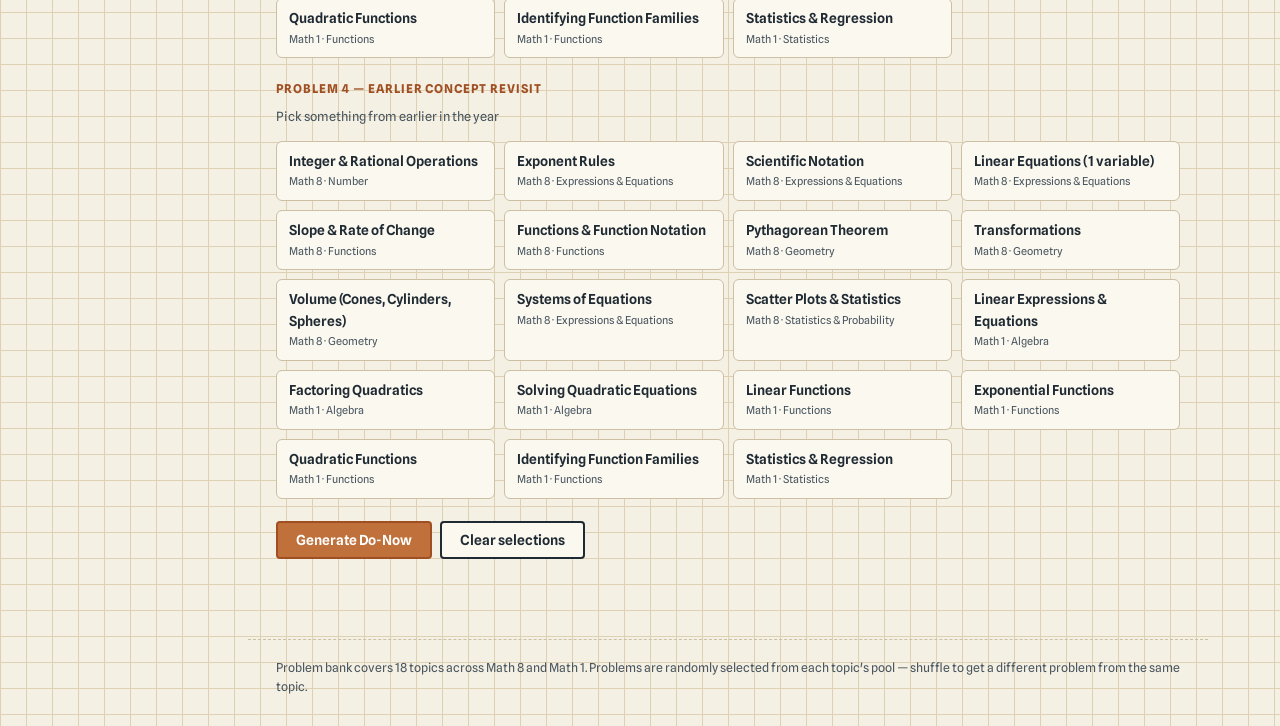
<file: donow.html>
<!DOCTYPE html>
<html lang="en">
<head>
<meta charset="UTF-8">
<meta name="viewport" content="width=device-width, initial-scale=1.0">
<title>Spiral Do-Now Generator — Math Teaching Toolkit</title>
<link rel="stylesheet" href="css/style.css">
</head>
<body>
<button class="nav-toggle" id="navToggle" aria-label="Open menu"><span class="bar"></span><span class="bar"></span><span class="bar"></span></button>
<div class="overlay" id="overlay"></div>
<nav class="sidenav" id="sidenav">
  <div class="sidenav-brand"><a href="index.html"><div class="brand-eyebrow">NC Math 8 + Math 1</div><div class="brand-name">Math Teaching Toolkit</div></a></div>
  <div class="nav-group"><span class="nav-group-label">Course Content</span>
    <a class="nav-link" href="math8.html"><span class="icon">📐</span> Math 8 (EOG)</a>
    <a class="nav-link" href="math1.html"><span class="icon">📈</span> Math 1 (EOC)</a>
  </div>
  <div class="nav-group"><span class="nav-group-label">Student Materials</span>
    <a class="nav-link" href="homework.html"><span class="icon">📝</span> Homework Practice</a>
    <a class="nav-link" href="videos.html"><span class="icon">🎬</span> Video Library</a>
    <a class="nav-link" href="solution-guide.html"><span class="icon">✏️</span> Solution Guide</a>
  </div>
  <div class="nav-group"><span class="nav-group-label">Planning</span>
    <a class="nav-link" href="differentiation.html"><span class="icon">🎯</span> Differentiation</a>
    <a class="nav-link" href="pacing.html"><span class="icon">📅</span> Pacing &amp; Calendar</a>
    <a class="nav-link" href="checklist.html"><span class="icon">✅</span> Lesson Checklist</a>
  </div>
  <div class="nav-group"><span class="nav-group-label">Classroom Tools</span>
    <a class="nav-link" href="donow.html"><span class="icon">🔀</span> Do-Now Generator</a>
    <a class="nav-link" href="timer.html"><span class="icon">⏱</span> Block Timer</a>
    <a class="nav-link" href="exit-sort.html"><span class="icon">🃏</span> Exit Ticket Sorter</a>
  </div>
  <div class="nav-group"><span class="nav-group-label">Print</span>
    <a class="nav-link" href="lesson-plan.html"><span class="icon">📄</span> Lesson Plan Template</a>
    <a class="nav-link" href="reference-cards.html"><span class="icon">🗂</span> Student Reference Cards</a>
  </div>

  <div class="nav-group"><span class="nav-group-label">Resources</span>
    <a class="nav-link" href="resources.html"><span class="icon">🔗</span> All Resources</a>
  </div>
  <div class="nav-footer">NC Standard Course of Study<br>Math 8 EOG · Math 1 EOC</div>
</nav>

<main>
  <div class="page-header">
    <div class="page-eyebrow">Classroom Tool</div>
    <h1>Spiral Do-Now <em>Generator</em></h1>
    <p class="sub">Select four topics — one for each problem slot — and generate a ready-to-post Do-Now. Shuffle any individual problem without losing the others. Show or hide answers for your answer key.</p>
  </div>

  <div class="content">

    <div class="callout tip">
      <strong>Spiral strategy:</strong> Slot 1 = yesterday's topic · Slot 2 = last week's topic · Slots 3–4 = earlier high-weight domains. The goal is retrieval from different points in time, not just today's content.
    </div>

    <!-- SLOT SELECTORS -->
    <div id="slotsWrap"></div>

    <!-- GENERATE BUTTON -->
    <div class="btn-group">
      <button class="btn btn-ochre" id="generateBtn">Generate Do-Now</button>
      <button class="btn" id="clearBtn">Clear selections</button>
    </div>

    <!-- OUTPUT -->
    <div id="dnOutput" style="display:none">
      <div class="donow-sheet">
        <h3 id="dnDate">Spiral Do-Now</h3>
        <div id="dnProblems"></div>
      </div>
      <div class="btn-group no-print">
        <button class="btn" id="toggleAnswers">Show answers</button>
        <button class="btn btn-ghost" onclick="window.print()">Print / Save PDF</button>
      </div>
    </div>

  </div>
  <footer>Problem bank covers 18 topics across Math 8 and Math 1. Problems are randomly selected from each topic's pool — shuffle to get a different problem from the same topic.</footer>
</main>

<script src="js/app.js"></script>
<script src="js/problems.js"></script>
<script>
  // Build slot UIs
  const slotsWrap = document.getElementById('slotsWrap');
  const SLOTS = [
    { label: 'Problem 1 — Yesterday\'s topic', hint: 'What did you teach last period?' },
    { label: 'Problem 2 — Last week\'s topic', hint: 'Spaced retrieval from ~5 days ago' },
    { label: 'Problem 3 — High-weight domain spiral', hint: 'Pick a domain that weighs heavily on the test' },
    { label: 'Problem 4 — Earlier concept revisit', hint: 'Pick something from earlier in the year' }
  ];

  const selectedTopics = [null, null, null, null];
  const selectedIndices = [0, 0, 0, 0];

  SLOTS.forEach((slot, si) => {
    const wrap = document.createElement('div');
    wrap.style.cssText = 'margin-bottom:22px';
    wrap.innerHTML = `
      <div style="font-size:.76rem;font-weight:700;letter-spacing:.08em;text-transform:uppercase;color:var(--ochre-deep);margin-bottom:8px">
        ${slot.label}
      </div>
      <div style="font-size:.8rem;color:var(--ink-soft);margin-bottom:8px">${slot.hint}</div>
      <div class="donow-config" id="slot${si}"></div>
    `;
    slotsWrap.appendChild(wrap);

    const grid = wrap.querySelector(`#slot${si}`);
    PROBLEM_BANK.forEach((topic, ti) => {
      const chip = document.createElement('div');
      chip.className = 'topic-chip';
      chip.innerHTML = `<div class="tc-name">${topic.name}</div><div class="tc-course">${topic.course} · ${topic.domain}</div>`;
      chip.addEventListener('click', () => {
        grid.querySelectorAll('.topic-chip').forEach(c => c.classList.remove('sel'));
        chip.classList.add('sel');
        selectedTopics[si] = ti;
        selectedIndices[si] = Math.floor(Math.random() * PROBLEM_BANK[ti].problems.length);
      });
      grid.appendChild(chip);
    });
  });

  // Generate
  document.getElementById('generateBtn').addEventListener('click', () => {
    const problems = [];
    for (let si = 0; si < 4; si++) {
      const ti = selectedTopics[si];
      if (ti === null) {
        alert(`Please select a topic for Problem ${si + 1}.`);
        return;
      }
      const topic = PROBLEM_BANK[ti];
      const idx = selectedIndices[si];
      problems.push({ si, ti, idx, topic, p: topic.problems[idx] });
    }
    renderSheet(problems);
    document.getElementById('dnOutput').style.display = 'block';
    document.getElementById('dnOutput').scrollIntoView({ behavior: 'smooth', block: 'start' });
  });

  function renderSheet(problems) {
    const now = new Date();
    document.getElementById('dnDate').textContent =
      `Spiral Do-Now — ${now.toLocaleDateString('en-US', { weekday:'long', month:'long', day:'numeric' })}`;

    const container = document.getElementById('dnProblems');
    container.innerHTML = '';
    problems.forEach(({ si, ti, idx, topic, p }) => {
      const row = document.createElement('div');
      row.className = 'dn-row';
      row.innerHTML = `
        <div class="dn-num">${si + 1}</div>
        <div class="dn-body">
          <div class="dn-topic">${topic.name} · ${topic.course}</div>
          <div class="dn-q">${p.q}</div>
          <div class="dn-ans" id="ans${si}">${p.a}</div>
        </div>
        <button class="dn-regen-btn" data-si="${si}" data-ti="${ti}" data-cur="${idx}">↻ New</button>
      `;
      container.appendChild(row);
    });

    // Wire regen buttons
    container.querySelectorAll('.dn-regen-btn').forEach(btn => {
      btn.addEventListener('click', () => {
        const si = +btn.dataset.si;
        const ti = +btn.dataset.ti;
        const pool = PROBLEM_BANK[ti].problems;
        let next = Math.floor(Math.random() * pool.length);
        // avoid same index if pool has more than 1 problem
        if (pool.length > 1) while (next === +btn.dataset.cur) next = Math.floor(Math.random() * pool.length);
        btn.dataset.cur = next;
        selectedIndices[si] = next;
        const p = pool[next];
        const row = btn.closest('.dn-row');
        row.querySelector('.dn-q').textContent = p.q;
        row.querySelector('.dn-ans').textContent = p.a;
      });
    });
  }

  // Toggle answers
  let answersShown = false;
  document.getElementById('toggleAnswers').addEventListener('click', function() {
    answersShown = !answersShown;
    document.querySelectorAll('.dn-ans').forEach(el => el.classList.toggle('show', answersShown));
    this.textContent = answersShown ? 'Hide answers' : 'Show answers';
  });

  // Clear
  document.getElementById('clearBtn').addEventListener('click', () => {
    document.querySelectorAll('.topic-chip').forEach(c => c.classList.remove('sel'));
    for (let i = 0; i < 4; i++) { selectedTopics[i] = null; selectedIndices[i] = 0; }
    document.getElementById('dnOutput').style.display = 'none';
  });
</script>
</body>
</html>
</file>
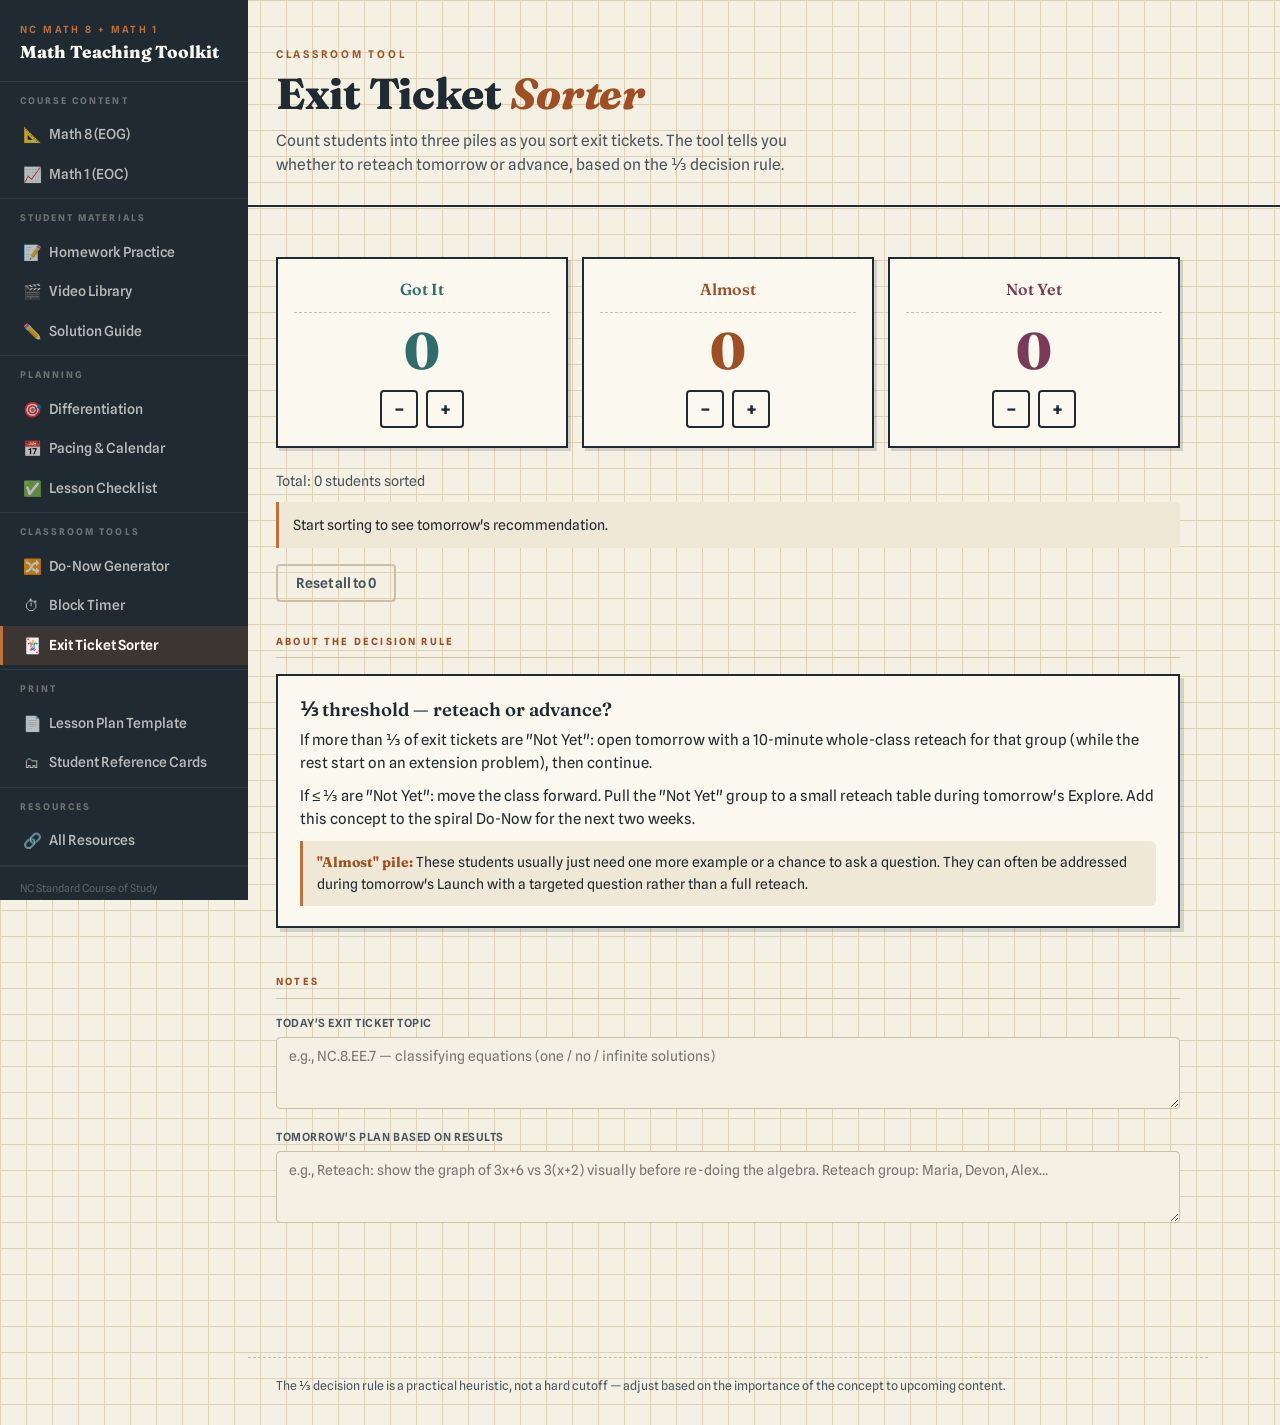
<file: exit-sort.html>
<!DOCTYPE html>
<html lang="en">
<head>
<meta charset="UTF-8">
<meta name="viewport" content="width=device-width, initial-scale=1.0">
<title>Exit Ticket Sorter — Math Teaching Toolkit</title>
<link rel="stylesheet" href="css/style.css">
</head>
<body>
<button class="nav-toggle" id="navToggle" aria-label="Open menu"><span class="bar"></span><span class="bar"></span><span class="bar"></span></button>
<div class="overlay" id="overlay"></div>
<nav class="sidenav" id="sidenav">
  <div class="sidenav-brand"><a href="index.html"><div class="brand-eyebrow">NC Math 8 + Math 1</div><div class="brand-name">Math Teaching Toolkit</div></a></div>
  <div class="nav-group"><span class="nav-group-label">Course Content</span>
    <a class="nav-link" href="math8.html"><span class="icon">📐</span> Math 8 (EOG)</a>
    <a class="nav-link" href="math1.html"><span class="icon">📈</span> Math 1 (EOC)</a>
  </div>
  <div class="nav-group"><span class="nav-group-label">Student Materials</span>
    <a class="nav-link" href="homework.html"><span class="icon">📝</span> Homework Practice</a>
    <a class="nav-link" href="videos.html"><span class="icon">🎬</span> Video Library</a>
    <a class="nav-link" href="solution-guide.html"><span class="icon">✏️</span> Solution Guide</a>
  </div>
  <div class="nav-group"><span class="nav-group-label">Planning</span>
    <a class="nav-link" href="differentiation.html"><span class="icon">🎯</span> Differentiation</a>
    <a class="nav-link" href="pacing.html"><span class="icon">📅</span> Pacing &amp; Calendar</a>
    <a class="nav-link" href="checklist.html"><span class="icon">✅</span> Lesson Checklist</a>
  </div>
  <div class="nav-group"><span class="nav-group-label">Classroom Tools</span>
    <a class="nav-link" href="donow.html"><span class="icon">🔀</span> Do-Now Generator</a>
    <a class="nav-link" href="timer.html"><span class="icon">⏱</span> Block Timer</a>
    <a class="nav-link" href="exit-sort.html"><span class="icon">🃏</span> Exit Ticket Sorter</a>
  </div>
  <div class="nav-group"><span class="nav-group-label">Print</span>
    <a class="nav-link" href="lesson-plan.html"><span class="icon">📄</span> Lesson Plan Template</a>
    <a class="nav-link" href="reference-cards.html"><span class="icon">🗂</span> Student Reference Cards</a>
  </div>

  <div class="nav-group"><span class="nav-group-label">Resources</span>
    <a class="nav-link" href="resources.html"><span class="icon">🔗</span> All Resources</a>
  </div>
  <div class="nav-footer">NC Standard Course of Study<br>Math 8 EOG · Math 1 EOC</div>
</nav>

<main>
  <div class="page-header">
    <div class="page-eyebrow">Classroom Tool</div>
    <h1>Exit Ticket <em>Sorter</em></h1>
    <p class="sub">Count students into three piles as you sort exit tickets. The tool tells you whether to reteach tomorrow or advance, based on the ⅓ decision rule.</p>
  </div>

  <div class="content">

    <div class="exit-grid">
      <div class="exit-pile got-it">
        <h3>Got It</h3>
        <div class="exit-n" id="n0">0</div>
        <div class="exit-stepper">
          <button data-pile="0" data-d="-1">−</button>
          <button data-pile="0" data-d="1">+</button>
        </div>
      </div>
      <div class="exit-pile almost">
        <h3>Almost</h3>
        <div class="exit-n" id="n1">0</div>
        <div class="exit-stepper">
          <button data-pile="1" data-d="-1">−</button>
          <button data-pile="1" data-d="1">+</button>
        </div>
      </div>
      <div class="exit-pile not-yet">
        <h3>Not Yet</h3>
        <div class="exit-n" id="n2">0</div>
        <div class="exit-stepper">
          <button data-pile="2" data-d="-1">−</button>
          <button data-pile="2" data-d="1">+</button>
        </div>
      </div>
    </div>

    <div class="exit-summary">
      <div class="exit-total" id="totalLine">Total: 0 students sorted</div>
      <div class="exit-rec" id="recommendation">Start sorting to see tomorrow's recommendation.</div>
    </div>

    <div class="btn-group">
      <button class="btn btn-ghost" id="resetPiles">Reset all to 0</button>
    </div>

    <div class="section" style="margin-top:32px">
      <div class="section-label">About the Decision Rule</div>
      <div class="card">
        <h3>⅓ threshold — reteach or advance?</h3>
        <p>If more than ⅓ of exit tickets are "Not Yet": open tomorrow with a 10-minute whole-class reteach for that group (while the rest start on an extension problem), then continue.</p>
        <p>If ≤ ⅓ are "Not Yet": move the class forward. Pull the "Not Yet" group to a small reteach table during tomorrow's Explore. Add this concept to the spiral Do-Now for the next two weeks.</p>
        <div class="ex">
          <b>"Almost" pile:</b> These students usually just need one more example or a chance to ask a question. They can often be addressed during tomorrow's Launch with a targeted question rather than a full reteach.
        </div>
      </div>
    </div>

    <div class="section">
      <div class="section-label">Notes</div>
      <label class="notes-label">Today's exit ticket topic</label>
      <textarea class="notes-field" data-note="exit-topic" rows="2" placeholder="e.g., NC.8.EE.7 — classifying equations (one / no / infinite solutions)"></textarea>
      <label class="notes-label" style="margin-top:12px">Tomorrow's plan based on results</label>
      <textarea class="notes-field" data-note="exit-plan" rows="3" placeholder="e.g., Reteach: show the graph of 3x+6 vs 3(x+2) visually before re-doing the algebra. Reteach group: Maria, Devon, Alex…"></textarea>
    </div>

  </div>
  <footer>The ⅓ decision rule is a practical heuristic, not a hard cutoff — adjust based on the importance of the concept to upcoming content.</footer>
</main>

<script src="js/app.js"></script>
<script>
  const counts = [0, 0, 0];

  document.querySelectorAll('.exit-stepper button').forEach(btn => {
    btn.addEventListener('click', () => {
      const pile = +btn.dataset.pile;
      const delta = +btn.dataset.d;
      counts[pile] = Math.max(0, counts[pile] + delta);
      document.getElementById('n' + pile).textContent = counts[pile];
      updateSummary();
    });
  });

  document.getElementById('resetPiles').addEventListener('click', () => {
    counts.fill(0);
    [0,1,2].forEach(i => document.getElementById('n' + i).textContent = 0);
    updateSummary();
  });

  function updateSummary() {
    const total = counts.reduce((a, b) => a + b, 0);
    const notYet = counts[2];
    document.getElementById('totalLine').textContent = `Total: ${total} student${total !== 1 ? 's' : ''} sorted`;

    const rec = document.getElementById('recommendation');
    if (total === 0) {
      rec.innerHTML = 'Start sorting to see tomorrow\'s recommendation.';
      return;
    }

    const notYetPct = notYet / total;
    const pctDisplay = total > 0 ? `${Math.round(notYetPct * 100)}% not yet` : '';

    if (notYetPct > 1/3) {
      rec.innerHTML = `<strong>Reteach tomorrow.</strong> ${notYet} of ${total} (${pctDisplay}) are "Not Yet" — above the ⅓ threshold. Open tomorrow with a 10-minute targeted reteach while the rest extend. Add this concept to the spiral Do-Now for the next 2 weeks.`;
    } else if (notYet === 0) {
      rec.innerHTML = `<strong>Advance.</strong> No students are "Not Yet" — ${pctDisplay || '0%'}. Move the class forward. Consider adding a spiral Do-Now problem on this concept next week to reinforce it.`;
    } else {
      rec.innerHTML = `<strong>Advance with small-group support.</strong> ${notYet} of ${total} (${pctDisplay}) are "Not Yet" — below the ⅓ threshold. Move the class forward. Pull the "Not Yet" group to a reteach table during tomorrow's Explore. Add this concept to the spiral Do-Now for the next 2 weeks.`;
    }
  }

  initNotes('exit-sort');
</script>
</body>
</html>
</file>
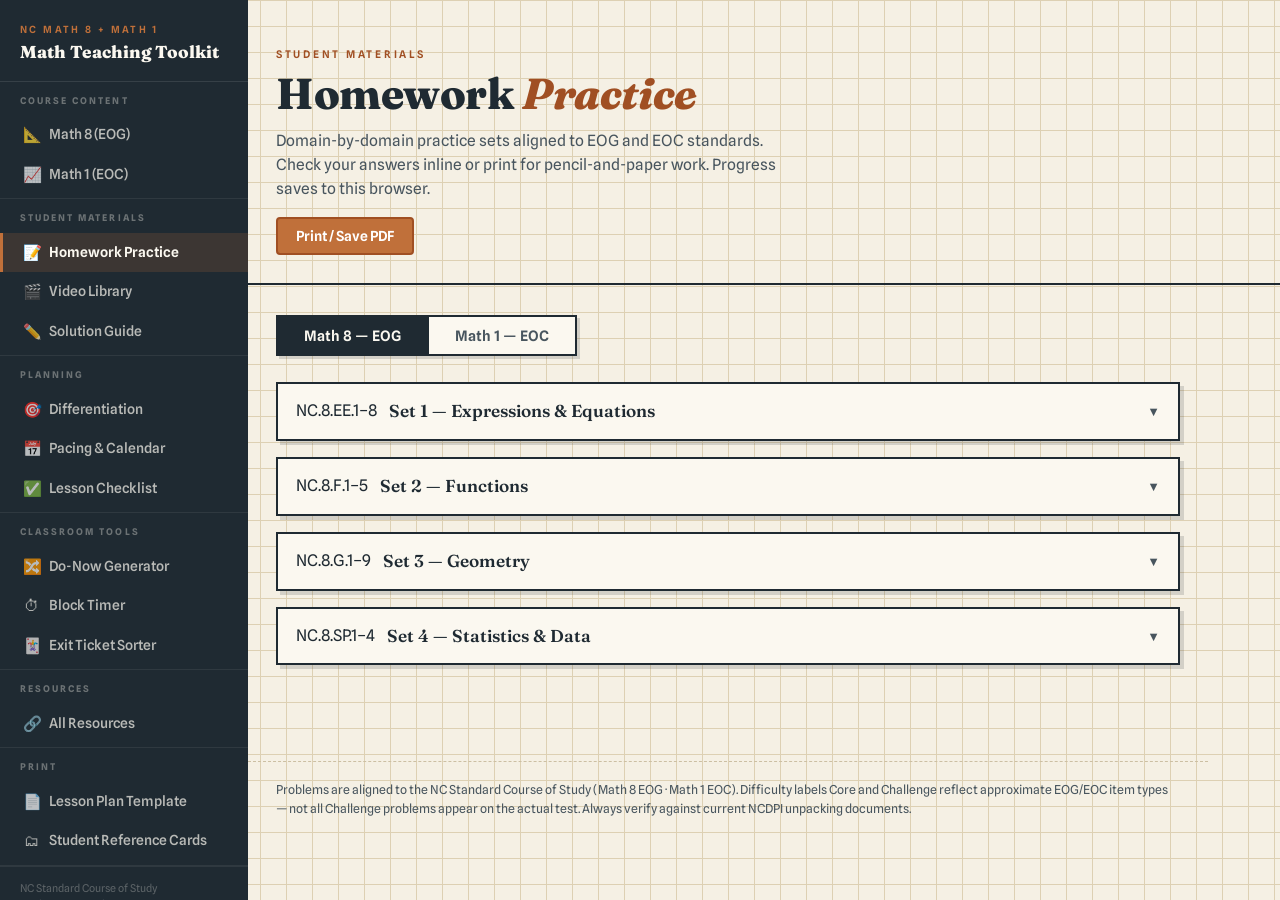
<file: homework.html>
<!DOCTYPE html>
<html lang="en">
<head>
<meta charset="UTF-8">
<meta name="viewport" content="width=device-width, initial-scale=1.0">
<title>Homework Practice — Math Teaching Toolkit</title>
<link rel="stylesheet" href="css/style.css">
</head>
<body>
<button class="nav-toggle" id="navToggle" aria-label="Open menu"><span class="bar"></span><span class="bar"></span><span class="bar"></span></button>
<div class="overlay" id="overlay"></div>
<nav class="sidenav" id="sidenav">
  <div class="sidenav-brand"><a href="index.html"><div class="brand-eyebrow">NC Math 8 + Math 1</div><div class="brand-name">Math Teaching Toolkit</div></a></div>
  <div class="nav-group"><span class="nav-group-label">Course Content</span>
    <a class="nav-link" href="math8.html"><span class="icon">📐</span> Math 8 (EOG)</a>
    <a class="nav-link" href="math1.html"><span class="icon">📈</span> Math 1 (EOC)</a>
  </div>
  <div class="nav-group"><span class="nav-group-label">Student Materials</span>
    <a class="nav-link" href="homework.html"><span class="icon">📝</span> Homework Practice</a>
    <a class="nav-link" href="videos.html"><span class="icon">🎬</span> Video Library</a>
    <a class="nav-link" href="solution-guide.html"><span class="icon">✏️</span> Solution Guide</a>
  </div>
  <div class="nav-group"><span class="nav-group-label">Planning</span>
    <a class="nav-link" href="differentiation.html"><span class="icon">🎯</span> Differentiation</a>
    <a class="nav-link" href="pacing.html"><span class="icon">📅</span> Pacing &amp; Calendar</a>
    <a class="nav-link" href="checklist.html"><span class="icon">✅</span> Lesson Checklist</a>
  </div>
  <div class="nav-group"><span class="nav-group-label">Classroom Tools</span>
    <a class="nav-link" href="donow.html"><span class="icon">🔀</span> Do-Now Generator</a>
    <a class="nav-link" href="timer.html"><span class="icon">⏱</span> Block Timer</a>
    <a class="nav-link" href="exit-sort.html"><span class="icon">🃏</span> Exit Ticket Sorter</a>
  </div>
  <div class="nav-group"><span class="nav-group-label">Resources</span>
    <a class="nav-link" href="resources.html"><span class="icon">🔗</span> All Resources</a>
  </div>
  <div class="nav-group"><span class="nav-group-label">Print</span>
    <a class="nav-link" href="lesson-plan.html"><span class="icon">📄</span> Lesson Plan Template</a>
    <a class="nav-link" href="reference-cards.html"><span class="icon">🗂</span> Student Reference Cards</a>
  </div>
  <div class="nav-footer">NC Standard Course of Study<br>Math 8 EOG · Math 1 EOC</div>
</nav>

<main>
  <div class="page-header">
    <div class="page-eyebrow">Student Materials</div>
    <h1>Homework <em>Practice</em></h1>
    <p class="sub">Domain-by-domain practice sets aligned to EOG and EOC standards. Check your answers inline or print for pencil-and-paper work. Progress saves to this browser.</p>
    <div class="btn-group">
      <button class="btn btn-ochre no-print" onclick="window.print()">Print / Save PDF</button>
    </div>
  </div>

  <div class="content">

    <div class="course-toggle no-print">
      <button class="ctab active" data-course="math8">Math 8 — EOG</button>
      <button class="ctab" data-course="math1">Math 1 — EOC</button>
    </div>

    <!-- ===== MATH 8 ===== -->
    <div class="hw-course-panel active" id="panel-math8">

      <!-- SET 1: Expressions & Equations -->
      <div class="hw-set">
        <div class="hw-set-header">
          <div class="std-badge">NC.8.EE.1–8</div>
          <h3>Set 1 — Expressions &amp; Equations</h3>
          <button class="hw-set-toggle" aria-label="Expand">▼</button>
        </div>
        <div class="hw-set-body">
          <div class="hw-problem">
            <div class="hw-pnum">1</div>
            <div class="hw-pbody">
              <span class="hw-diff core">Core</span>
              <div class="hw-q">Simplify: (x³)² · x⁴</div>
              <div class="hw-workspace"></div>
              <div class="hw-ans">x¹⁰ — use the power rule first: (x³)² = x⁶, then product rule: x⁶ · x⁴ = x¹⁰</div>
            </div>
            <input type="checkbox" class="hw-check" data-id="m8-ee-1">
          </div>
          <div class="hw-problem">
            <div class="hw-pnum">2</div>
            <div class="hw-pbody">
              <span class="hw-diff core">Core</span>
              <div class="hw-q">Write 0.000056 in scientific notation.</div>
              <div class="hw-workspace"></div>
              <div class="hw-ans">5.6 × 10⁻⁵ — count 5 places left to put the decimal after the 5</div>
            </div>
            <input type="checkbox" class="hw-check" data-id="m8-ee-2">
          </div>
          <div class="hw-problem">
            <div class="hw-pnum">3</div>
            <div class="hw-pbody">
              <span class="hw-diff core">Core</span>
              <div class="hw-q">Solve: 4x + 7 = 31</div>
              <div class="hw-workspace"></div>
              <div class="hw-ans">x = 6 — subtract 7: 4x = 24; divide by 4</div>
            </div>
            <input type="checkbox" class="hw-check" data-id="m8-ee-3">
          </div>
          <div class="hw-problem">
            <div class="hw-pnum">4</div>
            <div class="hw-pbody">
              <span class="hw-diff core">Core</span>
              <div class="hw-q">Solve: 3(2x − 1) = x + 12</div>
              <div class="hw-workspace"></div>
              <div class="hw-ans">x = 3 — distribute: 6x − 3 = x + 12; subtract x: 5x = 15; x = 3</div>
            </div>
            <input type="checkbox" class="hw-check" data-id="m8-ee-4">
          </div>
          <div class="hw-problem">
            <div class="hw-pnum">5</div>
            <div class="hw-pbody">
              <span class="hw-diff core">Core</span>
              <div class="hw-q">Solve: x/4 − 2 = 6</div>
              <div class="hw-workspace"></div>
              <div class="hw-ans">x = 32 — add 2: x/4 = 8; multiply by 4</div>
            </div>
            <input type="checkbox" class="hw-check" data-id="m8-ee-5">
          </div>
          <div class="hw-problem">
            <div class="hw-pnum">6</div>
            <div class="hw-pbody">
              <span class="hw-diff core">Core</span>
              <div class="hw-q">Solve the system: y = 2x + 1 and y = −x + 7</div>
              <div class="hw-workspace"></div>
              <div class="hw-ans">(2, 5) — set equal: 2x + 1 = −x + 7; 3x = 6; x = 2; y = 5</div>
            </div>
            <input type="checkbox" class="hw-check" data-id="m8-ee-6">
          </div>
          <div class="hw-problem">
            <div class="hw-pnum">7</div>
            <div class="hw-pbody">
              <span class="hw-diff core">Core</span>
              <div class="hw-q">Calculate: (3 × 10⁴) × (2 × 10³). Write in proper scientific notation.</div>
              <div class="hw-workspace"></div>
              <div class="hw-ans">6 × 10⁷ — multiply coefficients: 3 × 2 = 6; add exponents: 4 + 3 = 7</div>
            </div>
            <input type="checkbox" class="hw-check" data-id="m8-ee-7">
          </div>
          <div class="hw-problem">
            <div class="hw-pnum">8</div>
            <div class="hw-pbody">
              <span class="hw-diff challenge">Challenge</span>
              <div class="hw-q">Solve: 2(x + 3) − 5 = 2x + 1. Classify as one solution, no solution, or infinitely many solutions. Explain why.</div>
              <div class="hw-workspace"></div>
              <div class="hw-ans">No solution — distribute: 2x + 6 − 5 = 2x + 1 → 2x + 1 = 2x + 1 → 0 = 0. Wait — that's infinitely many! Both sides simplify to 2x + 1 = 2x + 1, which is always true. Infinitely many solutions.</div>
            </div>
            <input type="checkbox" class="hw-check" data-id="m8-ee-8">
          </div>
          <div class="hw-problem">
            <div class="hw-pnum">9</div>
            <div class="hw-pbody">
              <span class="hw-diff challenge">Challenge</span>
              <div class="hw-q">Two numbers have a sum of 100. One is 4 times the other. Write and solve a system of equations to find both numbers.</div>
              <div class="hw-workspace"></div>
              <div class="hw-ans">20 and 80 — let x + y = 100 and y = 4x; substitute: x + 4x = 100; 5x = 100; x = 20, y = 80</div>
            </div>
            <input type="checkbox" class="hw-check" data-id="m8-ee-9">
          </div>
          <div class="hw-set-footer">
            <button class="btn btn-ghost hw-show-ans">Show Answers</button>
            <span style="font-size:.78rem;color:var(--ink-soft)">Checked boxes save to this browser</span>
          </div>
        </div>
      </div>

      <!-- SET 2: Functions -->
      <div class="hw-set">
        <div class="hw-set-header">
          <div class="std-badge">NC.8.F.1–5</div>
          <h3>Set 2 — Functions</h3>
          <button class="hw-set-toggle" aria-label="Expand">▼</button>
        </div>
        <div class="hw-set-body">
          <div class="hw-problem">
            <div class="hw-pnum">1</div>
            <div class="hw-pbody">
              <span class="hw-diff core">Core</span>
              <div class="hw-q">Does this mapping show a function? Input: {1, 2, 3}, Output: {1→5, 2→7, 2→9, 3→11}. Explain.</div>
              <div class="hw-workspace"></div>
              <div class="hw-ans">No — input 2 maps to two different outputs (7 and 9). A function must have exactly one output per input.</div>
            </div>
            <input type="checkbox" class="hw-check" data-id="m8-f-1">
          </div>
          <div class="hw-problem">
            <div class="hw-pnum">2</div>
            <div class="hw-pbody">
              <span class="hw-diff core">Core</span>
              <div class="hw-q">A table shows x: 0, 1, 2, 3 and y: 3, 7, 11, 15. Find the rate of change and write an equation.</div>
              <div class="hw-workspace"></div>
              <div class="hw-ans">Rate of change = 4 (y increases by 4 each time x increases by 1); equation: y = 4x + 3</div>
            </div>
            <input type="checkbox" class="hw-check" data-id="m8-f-2">
          </div>
          <div class="hw-problem">
            <div class="hw-pnum">3</div>
            <div class="hw-pbody">
              <span class="hw-diff core">Core</span>
              <div class="hw-q">Write the equation of a line with slope −3 and y-intercept 7.</div>
              <div class="hw-workspace"></div>
              <div class="hw-ans">y = −3x + 7</div>
            </div>
            <input type="checkbox" class="hw-check" data-id="m8-f-3">
          </div>
          <div class="hw-problem">
            <div class="hw-pnum">4</div>
            <div class="hw-pbody">
              <span class="hw-diff core">Core</span>
              <div class="hw-q">A line passes through (0, −2) and (5, 8). Find the slope and write the equation.</div>
              <div class="hw-workspace"></div>
              <div class="hw-ans">m = (8−(−2))/(5−0) = 10/5 = 2; equation: y = 2x − 2</div>
            </div>
            <input type="checkbox" class="hw-check" data-id="m8-f-4">
          </div>
          <div class="hw-problem">
            <div class="hw-pnum">5</div>
            <div class="hw-pbody">
              <span class="hw-diff core">Core</span>
              <div class="hw-q">Classify the slope: a road drops 4 feet for every 100 feet of horizontal distance. Positive, negative, zero, or undefined?</div>
              <div class="hw-workspace"></div>
              <div class="hw-ans">Negative — the road falls as horizontal distance increases</div>
            </div>
            <input type="checkbox" class="hw-check" data-id="m8-f-5">
          </div>
          <div class="hw-problem">
            <div class="hw-pnum">6</div>
            <div class="hw-pbody">
              <span class="hw-diff core">Core</span>
              <div class="hw-q">For f(x) = 5x − 3, evaluate f(0), f(2), and f(−1).</div>
              <div class="hw-workspace"></div>
              <div class="hw-ans">f(0) = −3; f(2) = 7; f(−1) = −8</div>
            </div>
            <input type="checkbox" class="hw-check" data-id="m8-f-6">
          </div>
          <div class="hw-problem">
            <div class="hw-pnum">7</div>
            <div class="hw-pbody">
              <span class="hw-diff challenge">Challenge</span>
              <div class="hw-q">Compare f(x) = 4x + 1 (equation) to g(x) shown in the table: x: 0→3, 1→7, 2→11. Which function has the greater y-intercept? Which has the greater rate of change?</div>
              <div class="hw-workspace"></div>
              <div class="hw-ans">f has y-intercept 1; g has y-intercept 3. g has greater y-intercept. Rate of change: f has slope 4; g has slope 4 (7−3=4 per step). Equal rates of change — both slope 4.</div>
            </div>
            <input type="checkbox" class="hw-check" data-id="m8-f-7">
          </div>
          <div class="hw-problem">
            <div class="hw-pnum">8</div>
            <div class="hw-pbody">
              <span class="hw-diff challenge">Challenge</span>
              <div class="hw-q">A linear function passes through (2, 9) and (6, 17). Write the equation. Then find the x-intercept.</div>
              <div class="hw-workspace"></div>
              <div class="hw-ans">m = (17−9)/(6−2) = 8/4 = 2; using (2,9): 9 = 2(2)+b → b = 5; y = 2x + 5. x-intercept: 0 = 2x+5 → x = −2.5</div>
            </div>
            <input type="checkbox" class="hw-check" data-id="m8-f-8">
          </div>
          <div class="hw-set-footer">
            <button class="btn btn-ghost hw-show-ans">Show Answers</button>
            <span style="font-size:.78rem;color:var(--ink-soft)">Checked boxes save to this browser</span>
          </div>
        </div>
      </div>

      <!-- SET 3: Geometry -->
      <div class="hw-set">
        <div class="hw-set-header">
          <div class="std-badge">NC.8.G.1–9</div>
          <h3>Set 3 — Geometry</h3>
          <button class="hw-set-toggle" aria-label="Expand">▼</button>
        </div>
        <div class="hw-set-body">
          <div class="hw-problem">
            <div class="hw-pnum">1</div>
            <div class="hw-pbody">
              <span class="hw-diff core">Core</span>
              <div class="hw-q">A right triangle has legs of 6 cm and 8 cm. Find the hypotenuse.</div>
              <div class="hw-workspace"></div>
              <div class="hw-ans">10 cm — a² + b² = c²; 36 + 64 = 100; c = √100 = 10</div>
            </div>
            <input type="checkbox" class="hw-check" data-id="m8-g-1">
          </div>
          <div class="hw-problem">
            <div class="hw-pnum">2</div>
            <div class="hw-pbody">
              <span class="hw-diff core">Core</span>
              <div class="hw-q">Point A(3, −1) is reflected over the x-axis. What are the new coordinates?</div>
              <div class="hw-workspace"></div>
              <div class="hw-ans">A'(3, 1) — reflecting over x-axis negates the y-coordinate: (x, −y)</div>
            </div>
            <input type="checkbox" class="hw-check" data-id="m8-g-2">
          </div>
          <div class="hw-problem">
            <div class="hw-pnum">3</div>
            <div class="hw-pbody">
              <span class="hw-diff core">Core</span>
              <div class="hw-q">Translate point B(−2, 4) by (h, k) = (5, −3). Find B'.</div>
              <div class="hw-workspace"></div>
              <div class="hw-ans">B'(3, 1) — add h to x: −2+5=3; add k to y: 4+(−3)=1</div>
            </div>
            <input type="checkbox" class="hw-check" data-id="m8-g-3">
          </div>
          <div class="hw-problem">
            <div class="hw-pnum">4</div>
            <div class="hw-pbody">
              <span class="hw-diff core">Core</span>
              <div class="hw-q">Rotate point C(2, 5) 90° counterclockwise about the origin.</div>
              <div class="hw-workspace"></div>
              <div class="hw-ans">C'(−5, 2) — rule for 90° CCW: (x, y) → (−y, x)</div>
            </div>
            <input type="checkbox" class="hw-check" data-id="m8-g-4">
          </div>
          <div class="hw-problem">
            <div class="hw-pnum">5</div>
            <div class="hw-pbody">
              <span class="hw-diff core">Core</span>
              <div class="hw-q">Do the sides 7, 24, 25 form a right triangle? Show your check.</div>
              <div class="hw-workspace"></div>
              <div class="hw-ans">Yes — 7² + 24² = 49 + 576 = 625 = 25². The equation a² + b² = c² holds.</div>
            </div>
            <input type="checkbox" class="hw-check" data-id="m8-g-5">
          </div>
          <div class="hw-problem">
            <div class="hw-pnum">6</div>
            <div class="hw-pbody">
              <span class="hw-diff core">Core</span>
              <div class="hw-q">Find the volume of a cone with radius 6 cm and height 9 cm. Leave answer in terms of π.</div>
              <div class="hw-workspace"></div>
              <div class="hw-ans">108π cm³ — V = ⅓πr²h = ⅓π(36)(9) = 108π</div>
            </div>
            <input type="checkbox" class="hw-check" data-id="m8-g-6">
          </div>
          <div class="hw-problem">
            <div class="hw-pnum">7</div>
            <div class="hw-pbody">
              <span class="hw-diff core">Core</span>
              <div class="hw-q">A dilation with scale factor k = 2 is applied to a triangle with area 15 cm². What is the area of the image?</div>
              <div class="hw-workspace"></div>
              <div class="hw-ans">60 cm² — dilation by k scales lengths by k and area by k²; 15 × 4 = 60</div>
            </div>
            <input type="checkbox" class="hw-check" data-id="m8-g-7">
          </div>
          <div class="hw-problem">
            <div class="hw-pnum">8</div>
            <div class="hw-pbody">
              <span class="hw-diff challenge">Challenge</span>
              <div class="hw-q">Find the distance between points P(1, 2) and Q(7, 10). Round to the nearest tenth.</div>
              <div class="hw-workspace"></div>
              <div class="hw-ans">10 — d = √((7−1)² + (10−2)²) = √(36+64) = √100 = 10</div>
            </div>
            <input type="checkbox" class="hw-check" data-id="m8-g-8">
          </div>
          <div class="hw-problem">
            <div class="hw-pnum">9</div>
            <div class="hw-pbody">
              <span class="hw-diff challenge">Challenge</span>
              <div class="hw-q">A sphere has a volume of 288π cm³. Find its radius.</div>
              <div class="hw-workspace"></div>
              <div class="hw-ans">r = 6 cm — V = ⁴⁄₃πr³; 288π = ⁴⁄₃πr³; r³ = 216; r = 6</div>
            </div>
            <input type="checkbox" class="hw-check" data-id="m8-g-9">
          </div>
          <div class="hw-set-footer">
            <button class="btn btn-ghost hw-show-ans">Show Answers</button>
            <span style="font-size:.78rem;color:var(--ink-soft)">Checked boxes save to this browser</span>
          </div>
        </div>
      </div>

      <!-- SET 4: Statistics -->
      <div class="hw-set">
        <div class="hw-set-header">
          <div class="std-badge">NC.8.SP.1–4</div>
          <h3>Set 4 — Statistics &amp; Data</h3>
          <button class="hw-set-toggle" aria-label="Expand">▼</button>
        </div>
        <div class="hw-set-body">
          <div class="hw-problem">
            <div class="hw-pnum">1</div>
            <div class="hw-pbody">
              <span class="hw-diff core">Core</span>
              <div class="hw-q">A scatter plot shows that as hours of studying increase, test scores increase. Describe the association (direction and strength).</div>
              <div class="hw-workspace"></div>
              <div class="hw-ans">Positive association — as x (hours) increases, y (scores) increases. Strength depends on how tightly clustered the points are around the trend line.</div>
            </div>
            <input type="checkbox" class="hw-check" data-id="m8-sp-1">
          </div>
          <div class="hw-problem">
            <div class="hw-pnum">2</div>
            <div class="hw-pbody">
              <span class="hw-diff core">Core</span>
              <div class="hw-q">The correlation coefficient r = −0.87. Describe the association.</div>
              <div class="hw-workspace"></div>
              <div class="hw-ans">Strong negative association — r is close to −1, meaning as x increases, y decreases, and the relationship is fairly linear and tight</div>
            </div>
            <input type="checkbox" class="hw-check" data-id="m8-sp-2">
          </div>
          <div class="hw-problem">
            <div class="hw-pnum">3</div>
            <div class="hw-pbody">
              <span class="hw-diff core">Core</span>
              <div class="hw-q">A line of best fit is ŷ = 3x + 12. Predict the y-value when x = 8.</div>
              <div class="hw-workspace"></div>
              <div class="hw-ans">36 — ŷ = 3(8) + 12 = 24 + 12 = 36</div>
            </div>
            <input type="checkbox" class="hw-check" data-id="m8-sp-3">
          </div>
          <div class="hw-problem">
            <div class="hw-pnum">4</div>
            <div class="hw-pbody">
              <span class="hw-diff core">Core</span>
              <div class="hw-q">A two-way table: 40 total students; 25 prefer pizza, 15 prefer tacos; 18 of the pizza-preferrers are in 8th grade. What fraction of pizza-preferrers are in 8th grade?</div>
              <div class="hw-workspace"></div>
              <div class="hw-ans">18/25 = 0.72 or 72%</div>
            </div>
            <input type="checkbox" class="hw-check" data-id="m8-sp-4">
          </div>
          <div class="hw-problem">
            <div class="hw-pnum">5</div>
            <div class="hw-pbody">
              <span class="hw-diff core">Core</span>
              <div class="hw-q">Explain in one sentence the difference between correlation and causation. Give an example of each.</div>
              <div class="hw-workspace"></div>
              <div class="hw-ans">Correlation means two variables are related; causation means one directly causes the other. Example: Ice cream sales and drowning rates are correlated (both rise in summer) but ice cream does not cause drowning.</div>
            </div>
            <input type="checkbox" class="hw-check" data-id="m8-sp-5">
          </div>
          <div class="hw-problem">
            <div class="hw-pnum">6</div>
            <div class="hw-pbody">
              <span class="hw-diff core">Core</span>
              <div class="hw-q">Identify any outliers and describe their effect on the line of best fit: data cluster around (2,5) to (10,30), but one point is at (2, 95).</div>
              <div class="hw-workspace"></div>
              <div class="hw-ans">The point (2, 95) is an outlier. It would pull the line of best fit upward and reduce the slope, making predictions less accurate for the rest of the data.</div>
            </div>
            <input type="checkbox" class="hw-check" data-id="m8-sp-6">
          </div>
          <div class="hw-problem">
            <div class="hw-pnum">7</div>
            <div class="hw-pbody">
              <span class="hw-diff challenge">Challenge</span>
              <div class="hw-q">The line of best fit for a study on exercise (hours/week) and resting heart rate (bpm) is ŷ = −2.5x + 80. Interpret the slope and y-intercept in context.</div>
              <div class="hw-workspace"></div>
              <div class="hw-ans">Slope: for each additional hour of exercise per week, resting heart rate decreases by about 2.5 bpm on average. Y-intercept: a person who exercises 0 hours/week has a predicted resting heart rate of 80 bpm.</div>
            </div>
            <input type="checkbox" class="hw-check" data-id="m8-sp-7">
          </div>
          <div class="hw-set-footer">
            <button class="btn btn-ghost hw-show-ans">Show Answers</button>
            <span style="font-size:.78rem;color:var(--ink-soft)">Checked boxes save to this browser</span>
          </div>
        </div>
      </div>

    </div><!-- /panel-math8 -->

    <!-- ===== MATH 1 ===== -->
    <div class="hw-course-panel" id="panel-math1">

      <!-- SET 1: Algebra – Linear & Systems -->
      <div class="hw-set">
        <div class="hw-set-header">
          <div class="std-badge">NC.M1.A-SSE · A-CED · A-REI</div>
          <h3>Set 1 — Linear Algebra &amp; Systems</h3>
          <button class="hw-set-toggle" aria-label="Expand">▼</button>
        </div>
        <div class="hw-set-body">
          <div class="hw-problem">
            <div class="hw-pnum">1</div>
            <div class="hw-pbody">
              <span class="hw-diff core">Core</span>
              <div class="hw-q">Solve: 5x − 2 = 3x + 8</div>
              <div class="hw-workspace"></div>
              <div class="hw-ans">x = 5 — subtract 3x: 2x − 2 = 8; add 2: 2x = 10; x = 5</div>
            </div>
            <input type="checkbox" class="hw-check" data-id="m1-al-1">
          </div>
          <div class="hw-problem">
            <div class="hw-pnum">2</div>
            <div class="hw-pbody">
              <span class="hw-diff core">Core</span>
              <div class="hw-q">Solve: 2(y + 4) − 3 = 5y − 1</div>
              <div class="hw-workspace"></div>
              <div class="hw-ans">y = 2 — distribute: 2y + 8 − 3 = 5y − 1; 2y + 5 = 5y − 1; 6 = 3y; y = 2</div>
            </div>
            <input type="checkbox" class="hw-check" data-id="m1-al-2">
          </div>
          <div class="hw-problem">
            <div class="hw-pnum">3</div>
            <div class="hw-pbody">
              <span class="hw-diff core">Core</span>
              <div class="hw-q">Solve the system: 2x + y = 7 and x − y = 2</div>
              <div class="hw-workspace"></div>
              <div class="hw-ans">(3, 1) — add the equations: 3x = 9; x = 3; substitute: 3 − y = 2; y = 1</div>
            </div>
            <input type="checkbox" class="hw-check" data-id="m1-al-3">
          </div>
          <div class="hw-problem">
            <div class="hw-pnum">4</div>
            <div class="hw-pbody">
              <span class="hw-diff core">Core</span>
              <div class="hw-q">Simplify: 4x² − 3x + 2x² + 7x − 5</div>
              <div class="hw-workspace"></div>
              <div class="hw-ans">6x² + 4x − 5 — combine like terms: (4+2)x² + (−3+7)x − 5</div>
            </div>
            <input type="checkbox" class="hw-check" data-id="m1-al-4">
          </div>
          <div class="hw-problem">
            <div class="hw-pnum">5</div>
            <div class="hw-pbody">
              <span class="hw-diff core">Core</span>
              <div class="hw-q">Factor: x² + 5x + 6</div>
              <div class="hw-workspace"></div>
              <div class="hw-ans">(x + 2)(x + 3) — find two numbers that multiply to 6 and add to 5: 2 and 3</div>
            </div>
            <input type="checkbox" class="hw-check" data-id="m1-al-5">
          </div>
          <div class="hw-problem">
            <div class="hw-pnum">6</div>
            <div class="hw-pbody">
              <span class="hw-diff core">Core</span>
              <div class="hw-q">Write and solve an inequality: "A number decreased by 4 is at most 11." Graph the solution set.</div>
              <div class="hw-workspace"></div>
              <div class="hw-ans">x − 4 ≤ 11; x ≤ 15. Graph: closed circle at 15, shaded to the left.</div>
            </div>
            <input type="checkbox" class="hw-check" data-id="m1-al-6">
          </div>
          <div class="hw-problem">
            <div class="hw-pnum">7</div>
            <div class="hw-pbody">
              <span class="hw-diff challenge">Challenge</span>
              <div class="hw-q">Solve by elimination: 3x + 2y = 16 and x − 2y = 0. Then verify your solution.</div>
              <div class="hw-workspace"></div>
              <div class="hw-ans">(4, 2) — add equations: 4x = 16; x = 4; substitute: 4 − 2y = 0; y = 2. Check: 3(4)+2(2) = 16 ✓; 4−2(2) = 0 ✓</div>
            </div>
            <input type="checkbox" class="hw-check" data-id="m1-al-7">
          </div>
          <div class="hw-problem">
            <div class="hw-pnum">8</div>
            <div class="hw-pbody">
              <span class="hw-diff challenge">Challenge</span>
              <div class="hw-q">The sum of two numbers is 45. The larger number is 9 more than twice the smaller. Find both numbers.</div>
              <div class="hw-workspace"></div>
              <div class="hw-ans">12 and 33 — let s = smaller; s + (2s + 9) = 45; 3s = 36; s = 12; larger = 33. Check: 12 + 33 = 45 ✓; 33 = 2(12)+9 ✓</div>
            </div>
            <input type="checkbox" class="hw-check" data-id="m1-al-8">
          </div>
          <div class="hw-set-footer">
            <button class="btn btn-ghost hw-show-ans">Show Answers</button>
            <span style="font-size:.78rem;color:var(--ink-soft)">Checked boxes save to this browser</span>
          </div>
        </div>
      </div>

      <!-- SET 2: Quadratics -->
      <div class="hw-set">
        <div class="hw-set-header">
          <div class="std-badge">NC.M1.A-SSE · A-REI · F-IF</div>
          <h3>Set 2 — Quadratics</h3>
          <button class="hw-set-toggle" aria-label="Expand">▼</button>
        </div>
        <div class="hw-set-body">
          <div class="hw-problem">
            <div class="hw-pnum">1</div>
            <div class="hw-pbody">
              <span class="hw-diff core">Core</span>
              <div class="hw-q">Solve by factoring: x² − 7x + 12 = 0</div>
              <div class="hw-workspace"></div>
              <div class="hw-ans">x = 3 or x = 4 — factor: (x−3)(x−4) = 0; set each factor to zero</div>
            </div>
            <input type="checkbox" class="hw-check" data-id="m1-q-1">
          </div>
          <div class="hw-problem">
            <div class="hw-pnum">2</div>
            <div class="hw-pbody">
              <span class="hw-diff core">Core</span>
              <div class="hw-q">Use the quadratic formula to solve: 2x² + 3x − 2 = 0</div>
              <div class="hw-workspace"></div>
              <div class="hw-ans">x = ½ or x = −2 — formula: x = (−3 ± √(9+16))/4 = (−3 ± 5)/4</div>
            </div>
            <input type="checkbox" class="hw-check" data-id="m1-q-2">
          </div>
          <div class="hw-problem">
            <div class="hw-pnum">3</div>
            <div class="hw-pbody">
              <span class="hw-diff core">Core</span>
              <div class="hw-q">Find the vertex of y = x² − 6x + 5.</div>
              <div class="hw-workspace"></div>
              <div class="hw-ans">(3, −4) — axis of symmetry x = −b/2a = 6/2 = 3; y(3) = 9 − 18 + 5 = −4</div>
            </div>
            <input type="checkbox" class="hw-check" data-id="m1-q-3">
          </div>
          <div class="hw-problem">
            <div class="hw-pnum">4</div>
            <div class="hw-pbody">
              <span class="hw-diff core">Core</span>
              <div class="hw-q">Does y = −3x² + 4x − 1 open up or down? Does it have a maximum or minimum?</div>
              <div class="hw-workspace"></div>
              <div class="hw-ans">Opens down (a = −3 &lt; 0); has a maximum value at the vertex</div>
            </div>
            <input type="checkbox" class="hw-check" data-id="m1-q-4">
          </div>
          <div class="hw-problem">
            <div class="hw-pnum">5</div>
            <div class="hw-pbody">
              <span class="hw-diff core">Core</span>
              <div class="hw-q">Expand and simplify: (x + 5)(x − 3)</div>
              <div class="hw-workspace"></div>
              <div class="hw-ans">x² + 2x − 15 — FOIL: x² − 3x + 5x − 15</div>
            </div>
            <input type="checkbox" class="hw-check" data-id="m1-q-5">
          </div>
          <div class="hw-problem">
            <div class="hw-pnum">6</div>
            <div class="hw-pbody">
              <span class="hw-diff core">Core</span>
              <div class="hw-q">Factor completely: 2x² − 8</div>
              <div class="hw-workspace"></div>
              <div class="hw-ans">2(x+2)(x−2) — factor out GCF 2: 2(x²−4); difference of squares: 2(x+2)(x−2)</div>
            </div>
            <input type="checkbox" class="hw-check" data-id="m1-q-6">
          </div>
          <div class="hw-problem">
            <div class="hw-pnum">7</div>
            <div class="hw-pbody">
              <span class="hw-diff challenge">Challenge</span>
              <div class="hw-q">The height of a ball (in feet) is h(t) = −16t² + 48t + 4. At what time(s) does the ball reach a height of 40 feet?</div>
              <div class="hw-workspace"></div>
              <div class="hw-ans">Set −16t² + 48t + 4 = 40 → −16t² + 48t − 36 = 0 → 4t² − 12t + 9 = 0 → (2t−3)² = 0 → t = 1.5 sec (once, at the vertex)</div>
            </div>
            <input type="checkbox" class="hw-check" data-id="m1-q-7">
          </div>
          <div class="hw-problem">
            <div class="hw-pnum">8</div>
            <div class="hw-pbody">
              <span class="hw-diff challenge">Challenge</span>
              <div class="hw-q">Write a quadratic in vertex form with vertex (2, −5) that opens upward. Then convert it to standard form.</div>
              <div class="hw-workspace"></div>
              <div class="hw-ans">Vertex form: y = (x−2)² − 5; standard form: y = x² − 4x + 4 − 5 = x² − 4x − 1</div>
            </div>
            <input type="checkbox" class="hw-check" data-id="m1-q-8">
          </div>
          <div class="hw-set-footer">
            <button class="btn btn-ghost hw-show-ans">Show Answers</button>
            <span style="font-size:.78rem;color:var(--ink-soft)">Checked boxes save to this browser</span>
          </div>
        </div>
      </div>

      <!-- SET 3: Function Families -->
      <div class="hw-set">
        <div class="hw-set-header">
          <div class="std-badge">NC.M1.F-IF · F-LE</div>
          <h3>Set 3 — Function Families</h3>
          <button class="hw-set-toggle" aria-label="Expand">▼</button>
        </div>
        <div class="hw-set-body">
          <div class="hw-problem">
            <div class="hw-pnum">1</div>
            <div class="hw-pbody">
              <span class="hw-diff core">Core</span>
              <div class="hw-q">Identify the function family: x: 0, 1, 2, 3 | y: 1, 3, 9, 27. Write the equation.</div>
              <div class="hw-workspace"></div>
              <div class="hw-ans">Exponential — each y-value is multiplied by 3; equation: y = 1 · 3ˣ = 3ˣ</div>
            </div>
            <input type="checkbox" class="hw-check" data-id="m1-ff-1">
          </div>
          <div class="hw-problem">
            <div class="hw-pnum">2</div>
            <div class="hw-pbody">
              <span class="hw-diff core">Core</span>
              <div class="hw-q">A linear function has f(0) = 6 and f(3) = 15. Write the equation.</div>
              <div class="hw-workspace"></div>
              <div class="hw-ans">y = 3x + 6 — slope = (15−6)/(3−0) = 3; y-intercept = f(0) = 6</div>
            </div>
            <input type="checkbox" class="hw-check" data-id="m1-ff-2">
          </div>
          <div class="hw-problem">
            <div class="hw-pnum">3</div>
            <div class="hw-pbody">
              <span class="hw-diff core">Core</span>
              <div class="hw-q">A population starts at 2,000 and grows 5% per year. Write the exponential function for the population P after t years.</div>
              <div class="hw-workspace"></div>
              <div class="hw-ans">P(t) = 2000(1.05)ᵗ — general form f(t) = a · bᵗ; a = 2000 (initial); b = 1 + 0.05 = 1.05 (growth factor)</div>
            </div>
            <input type="checkbox" class="hw-check" data-id="m1-ff-3">
          </div>
          <div class="hw-problem">
            <div class="hw-pnum">4</div>
            <div class="hw-pbody">
              <span class="hw-diff core">Core</span>
              <div class="hw-q">The second differences of a sequence are constant at 4. What function family does it belong to?</div>
              <div class="hw-workspace"></div>
              <div class="hw-ans">Quadratic — constant first differences → linear; constant second differences → quadratic</div>
            </div>
            <input type="checkbox" class="hw-check" data-id="m1-ff-4">
          </div>
          <div class="hw-problem">
            <div class="hw-pnum">5</div>
            <div class="hw-pbody">
              <span class="hw-diff core">Core</span>
              <div class="hw-q">A car depreciates 12% per year. It was worth $25,000 new. Write the function and find its value after 4 years.</div>
              <div class="hw-workspace"></div>
              <div class="hw-ans">V(t) = 25000(0.88)ᵗ — b = 1 − 0.12 = 0.88 (decay); V(4) = 25000(0.88)⁴ ≈ $14,956</div>
            </div>
            <input type="checkbox" class="hw-check" data-id="m1-ff-5">
          </div>
          <div class="hw-problem">
            <div class="hw-pnum">6</div>
            <div class="hw-pbody">
              <span class="hw-diff core">Core</span>
              <div class="hw-q">For f(x) = 3x² − 12x + 7, find the axis of symmetry and the vertex.</div>
              <div class="hw-workspace"></div>
              <div class="hw-ans">Axis of symmetry: x = −(−12)/(2·3) = 2; vertex: f(2) = 12 − 24 + 7 = −5; vertex = (2, −5)</div>
            </div>
            <input type="checkbox" class="hw-check" data-id="m1-ff-6">
          </div>
          <div class="hw-problem">
            <div class="hw-pnum">7</div>
            <div class="hw-pbody">
              <span class="hw-diff challenge">Challenge</span>
              <div class="hw-q">A table shows: x: 0→5, 1→6, 2→7.2, 3→8.64. Identify the family, write the equation, and find the y-value when x = 5 (round to nearest hundredth).</div>
              <div class="hw-workspace"></div>
              <div class="hw-ans">Exponential — ratio: 6/5 = 1.2 each time. Equation: y = 5(1.2)ˣ. At x = 5: y = 5(1.2)⁵ = 5(2.48832) ≈ 12.44</div>
            </div>
            <input type="checkbox" class="hw-check" data-id="m1-ff-7">
          </div>
          <div class="hw-set-footer">
            <button class="btn btn-ghost hw-show-ans">Show Answers</button>
            <span style="font-size:.78rem;color:var(--ink-soft)">Checked boxes save to this browser</span>
          </div>
        </div>
      </div>

      <!-- SET 4: Statistics -->
      <div class="hw-set">
        <div class="hw-set-header">
          <div class="std-badge">NC.M1.S-ID</div>
          <h3>Set 4 — Statistics &amp; Data Analysis</h3>
          <button class="hw-set-toggle" aria-label="Expand">▼</button>
        </div>
        <div class="hw-set-body">
          <div class="hw-problem">
            <div class="hw-pnum">1</div>
            <div class="hw-pbody">
              <span class="hw-diff core">Core</span>
              <div class="hw-q">The correlation coefficient r = 0.93. Describe what this means about the relationship between two variables.</div>
              <div class="hw-workspace"></div>
              <div class="hw-ans">Strong positive linear association — as one variable increases, the other tends to increase, and the data points cluster closely around the line of best fit</div>
            </div>
            <input type="checkbox" class="hw-check" data-id="m1-st-1">
          </div>
          <div class="hw-problem">
            <div class="hw-pnum">2</div>
            <div class="hw-pbody">
              <span class="hw-diff core">Core</span>
              <div class="hw-q">Data set: 12, 14, 15, 16, 17, 18, 80. Find the mean and median. Which better describes the center? Why?</div>
              <div class="hw-workspace"></div>
              <div class="hw-ans">Mean = (12+14+15+16+17+18+80)/7 = 172/7 ≈ 24.6; Median = 16. Median better describes center — the outlier (80) inflates the mean significantly.</div>
            </div>
            <input type="checkbox" class="hw-check" data-id="m1-st-2">
          </div>
          <div class="hw-problem">
            <div class="hw-pnum">3</div>
            <div class="hw-pbody">
              <span class="hw-diff core">Core</span>
              <div class="hw-q">The LSRL for a data set is ŷ = 4.5x + 22. Predict y when x = 6.</div>
              <div class="hw-workspace"></div>
              <div class="hw-ans">49 — ŷ = 4.5(6) + 22 = 27 + 22 = 49</div>
            </div>
            <input type="checkbox" class="hw-check" data-id="m1-st-3">
          </div>
          <div class="hw-problem">
            <div class="hw-pnum">4</div>
            <div class="hw-pbody">
              <span class="hw-diff core">Core</span>
              <div class="hw-q">r² = 0.74 for a study on hours of sleep (x) and reaction time (y). What does this mean?</div>
              <div class="hw-workspace"></div>
              <div class="hw-ans">74% of the variation in reaction time is explained by the linear relationship with hours of sleep. The remaining 26% is due to other factors.</div>
            </div>
            <input type="checkbox" class="hw-check" data-id="m1-st-4">
          </div>
          <div class="hw-problem">
            <div class="hw-pnum">5</div>
            <div class="hw-pbody">
              <span class="hw-diff core">Core</span>
              <div class="hw-q">A box plot shows: min = 10, Q1 = 18, median = 25, Q3 = 34, max = 50. Calculate the IQR and identify any possible outliers.</div>
              <div class="hw-workspace"></div>
              <div class="hw-ans">IQR = Q3 − Q1 = 34 − 18 = 16. Outlier fence: Q3 + 1.5(16) = 58; Q1 − 1.5(16) = −6. No data is outside [−6, 58], so no outliers.</div>
            </div>
            <input type="checkbox" class="hw-check" data-id="m1-st-5">
          </div>
          <div class="hw-problem">
            <div class="hw-pnum">6</div>
            <div class="hw-pbody">
              <span class="hw-diff challenge">Challenge</span>
              <div class="hw-q">A study finds r = −0.85 between screen time (hours/day) and GPA. A student claims "phones cause bad grades." Is this a valid conclusion? Explain.</div>
              <div class="hw-workspace"></div>
              <div class="hw-ans">Not necessarily — r = −0.85 shows strong negative correlation but not causation. There may be lurking variables (e.g., students with more screen time may also study less, sleep less, etc.). Correlation does not imply causation.</div>
            </div>
            <input type="checkbox" class="hw-check" data-id="m1-st-6">
          </div>
          <div class="hw-problem">
            <div class="hw-pnum">7</div>
            <div class="hw-pbody">
              <span class="hw-diff challenge">Challenge</span>
              <div class="hw-q">The LSRL for exercise (hours/week) and resting heart rate (bpm) is ŷ = −3.1x + 82. Interpret the slope and predict the heart rate for someone who exercises 5 hours/week.</div>
              <div class="hw-workspace"></div>
              <div class="hw-ans">Slope: heart rate decreases by about 3.1 bpm for each additional hour of exercise per week. Prediction: ŷ = −3.1(5) + 82 = −15.5 + 82 = 66.5 bpm</div>
            </div>
            <input type="checkbox" class="hw-check" data-id="m1-st-7">
          </div>
          <div class="hw-set-footer">
            <button class="btn btn-ghost hw-show-ans">Show Answers</button>
            <span style="font-size:.78rem;color:var(--ink-soft)">Checked boxes save to this browser</span>
          </div>
        </div>
      </div>

    </div><!-- /panel-math1 -->

  </div>
  <footer>Problems are aligned to the NC Standard Course of Study (Math 8 EOG · Math 1 EOC). Difficulty labels Core and Challenge reflect approximate EOG/EOC item types — not all Challenge problems appear on the actual test. Always verify against current NCDPI unpacking documents.</footer>
</main>

<script src="js/app.js"></script>
<script>
  // Course toggle
  document.querySelectorAll('.ctab').forEach(tab => {
    tab.addEventListener('click', () => {
      document.querySelectorAll('.ctab').forEach(t => t.classList.remove('active'));
      document.querySelectorAll('.hw-course-panel').forEach(p => p.classList.remove('active'));
      tab.classList.add('active');
      document.getElementById('panel-' + tab.dataset.course).classList.add('active');
    });
  });

  // Expand / collapse sets
  document.querySelectorAll('.hw-set-header').forEach(header => {
    header.addEventListener('click', e => {
      if (e.target.closest('.hw-set-footer') || e.target.tagName === 'BUTTON' && e.target.classList.contains('hw-show-ans')) return;
      const set = header.closest('.hw-set');
      const body = set.querySelector('.hw-set-body');
      const toggle = set.querySelector('.hw-set-toggle');
      body.classList.toggle('open');
      toggle.classList.toggle('open');
    });
  });

  // Show / hide answers per set
  document.querySelectorAll('.hw-show-ans').forEach(btn => {
    btn.addEventListener('click', e => {
      e.stopPropagation();
      const body = btn.closest('.hw-set-body');
      const showing = btn.textContent === 'Hide Answers';
      body.querySelectorAll('.hw-ans').forEach(a => a.classList.toggle('show', !showing));
      btn.textContent = showing ? 'Show Answers' : 'Hide Answers';
    });
  });

  // Persist checkboxes
  initChecklist('homework');
</script>
</body>
</html>
</file>
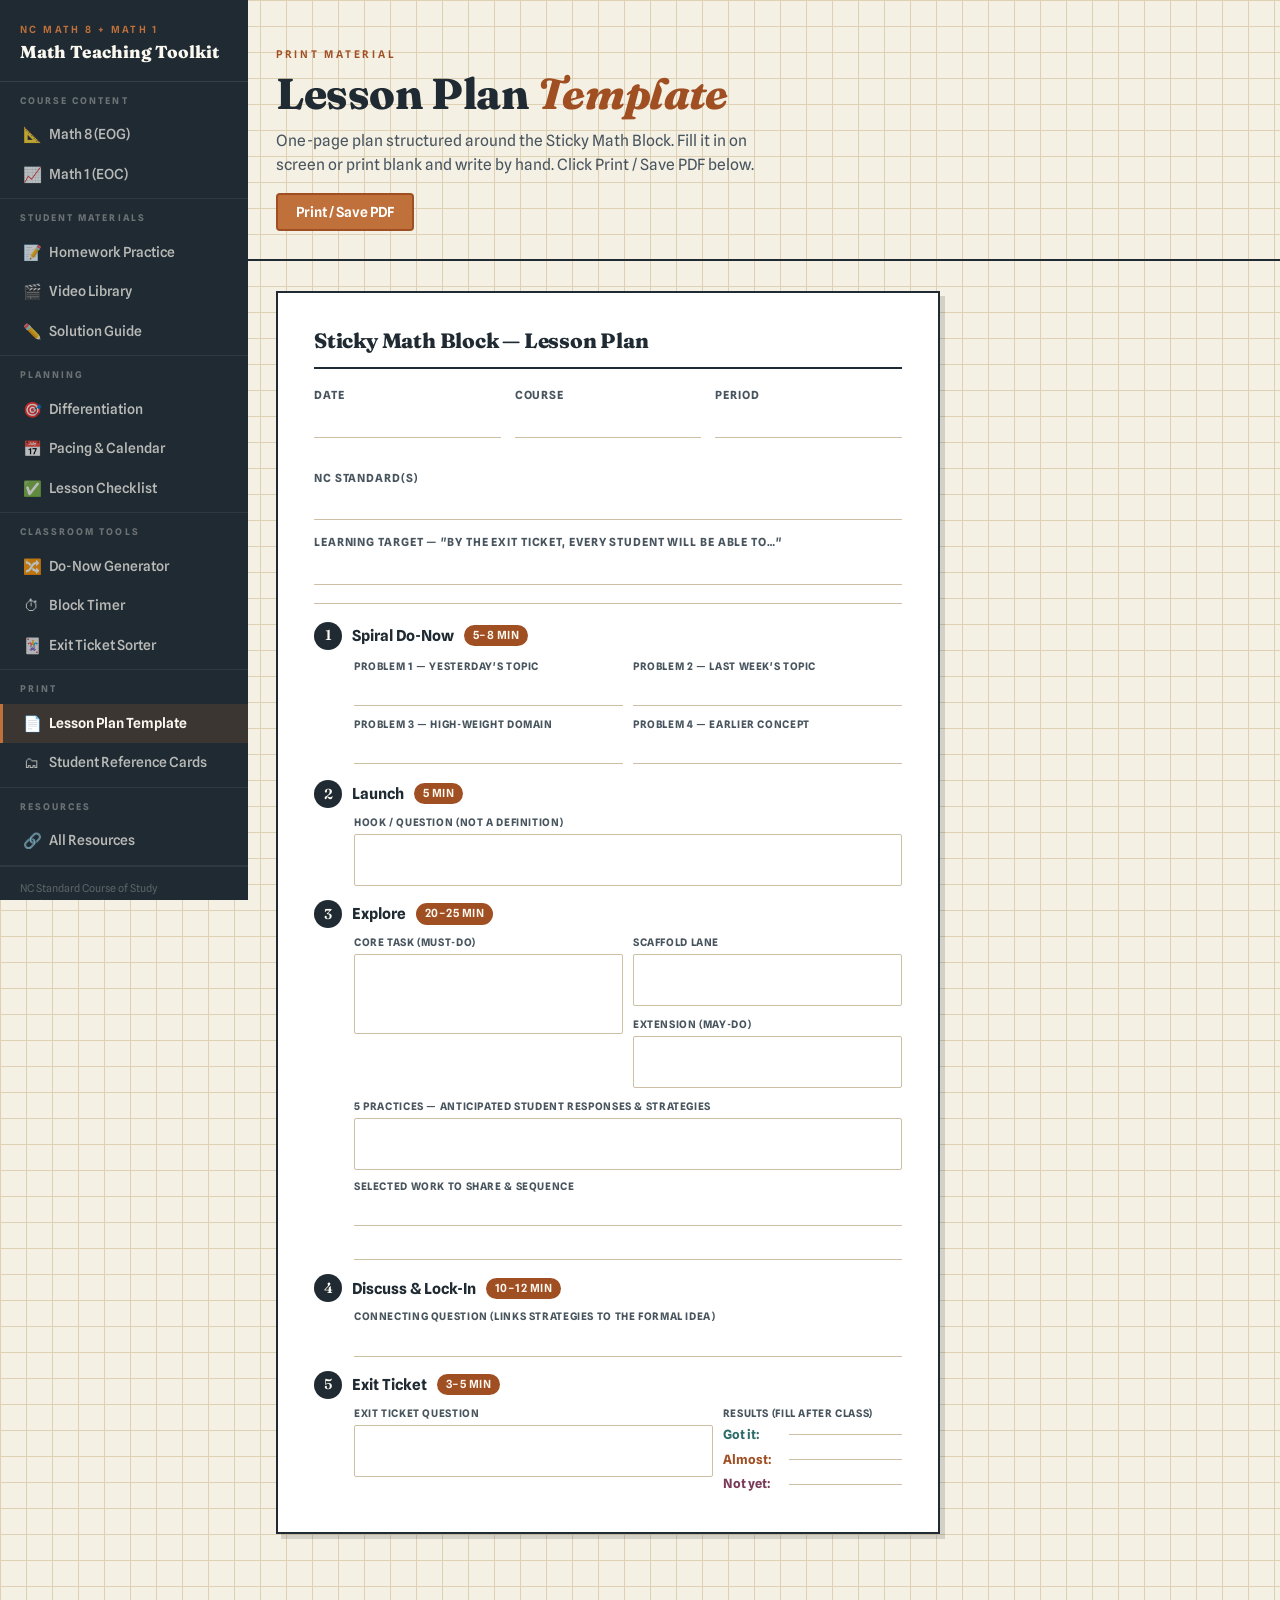
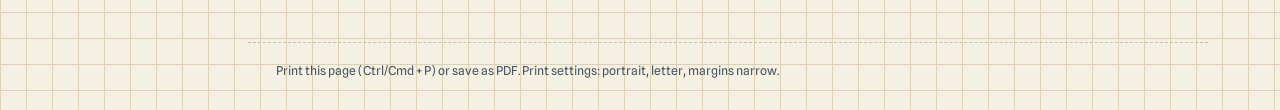
<file: lesson-plan.html>
<!DOCTYPE html>
<html lang="en">
<head>
<meta charset="UTF-8">
<meta name="viewport" content="width=device-width, initial-scale=1.0">
<title>Lesson Plan Template — Math Teaching Toolkit</title>
<link rel="stylesheet" href="css/style.css">
</head>
<body>
<button class="nav-toggle no-print" id="navToggle" aria-label="Open menu"><span class="bar"></span><span class="bar"></span><span class="bar"></span></button>
<div class="overlay no-print" id="overlay"></div>
<nav class="sidenav no-print" id="sidenav">
  <div class="sidenav-brand"><a href="index.html"><div class="brand-eyebrow">NC Math 8 + Math 1</div><div class="brand-name">Math Teaching Toolkit</div></a></div>
  <div class="nav-group"><span class="nav-group-label">Course Content</span>
    <a class="nav-link" href="math8.html"><span class="icon">📐</span> Math 8 (EOG)</a>
    <a class="nav-link" href="math1.html"><span class="icon">📈</span> Math 1 (EOC)</a>
  </div>
  <div class="nav-group"><span class="nav-group-label">Student Materials</span>
    <a class="nav-link" href="homework.html"><span class="icon">📝</span> Homework Practice</a>
    <a class="nav-link" href="videos.html"><span class="icon">🎬</span> Video Library</a>
    <a class="nav-link" href="solution-guide.html"><span class="icon">✏️</span> Solution Guide</a>
  </div>
  <div class="nav-group"><span class="nav-group-label">Planning</span>
    <a class="nav-link" href="differentiation.html"><span class="icon">🎯</span> Differentiation</a>
    <a class="nav-link" href="pacing.html"><span class="icon">📅</span> Pacing &amp; Calendar</a>
    <a class="nav-link" href="checklist.html"><span class="icon">✅</span> Lesson Checklist</a>
  </div>
  <div class="nav-group"><span class="nav-group-label">Classroom Tools</span>
    <a class="nav-link" href="donow.html"><span class="icon">🔀</span> Do-Now Generator</a>
    <a class="nav-link" href="timer.html"><span class="icon">⏱</span> Block Timer</a>
    <a class="nav-link" href="exit-sort.html"><span class="icon">🃏</span> Exit Ticket Sorter</a>
  </div>
  <div class="nav-group"><span class="nav-group-label">Print</span>
    <a class="nav-link" href="lesson-plan.html"><span class="icon">📄</span> Lesson Plan Template</a>
    <a class="nav-link" href="reference-cards.html"><span class="icon">🗂</span> Student Reference Cards</a>
  </div>

  <div class="nav-group"><span class="nav-group-label">Resources</span>
    <a class="nav-link" href="resources.html"><span class="icon">🔗</span> All Resources</a>
  </div>
  <div class="nav-footer">NC Standard Course of Study<br>Math 8 EOG · Math 1 EOC</div>
</nav>

<main>
  <div class="page-header no-print">
    <div class="page-eyebrow">Print Material</div>
    <h1>Lesson Plan <em>Template</em></h1>
    <p class="sub">One-page plan structured around the Sticky Math Block. Fill it in on screen or print blank and write by hand. Click Print / Save PDF below.</p>
    <div class="btn-group">
      <button class="btn btn-ochre" onclick="window.print()">Print / Save PDF</button>
    </div>
  </div>

  <div class="content print-wrap">

    <div class="print-card">
      <h2>Sticky Math Block — Lesson Plan</h2>

      <div style="display:grid;grid-template-columns:1fr 1fr 1fr;gap:14px;margin-bottom:18px">
        <div class="field-row"><span class="field-label">Date</span><div class="field-line"></div></div>
        <div class="field-row"><span class="field-label">Course</span><div class="field-line"></div></div>
        <div class="field-row"><span class="field-label">Period</span><div class="field-line"></div></div>
      </div>

      <div class="field-row"><span class="field-label">NC Standard(s)</span><div class="field-line"></div></div>
      <div class="field-row"><span class="field-label">Learning target — "By the exit ticket, every student will be able to…"</span><div class="field-line"></div></div>

      <div style="height:1px;background:var(--line);margin:18px 0"></div>

      <!-- SPIRAL DO-NOW -->
      <div style="margin-bottom:16px">
        <div style="display:flex;align-items:center;gap:10px;margin-bottom:8px">
          <span style="background:var(--ink);color:var(--chalk);font-family:'Fraunces',serif;font-weight:600;width:28px;height:28px;border-radius:50%;display:inline-flex;align-items:center;justify-content:center;font-size:.9rem;flex-shrink:0">1</span>
          <strong style="font-size:.95rem">Spiral Do-Now</strong>
          <span style="font-size:.7rem;font-weight:600;color:var(--chalk);background:var(--ochre-deep);padding:2px 9px;border-radius:30px;letter-spacing:.04em">5–8 MIN</span>
        </div>
        <div style="display:grid;grid-template-columns:1fr 1fr;gap:10px;padding-left:40px">
          <div><div style="font-size:.65rem;font-weight:700;color:var(--ink-soft);letter-spacing:.06em;text-transform:uppercase;margin-bottom:4px">Problem 1 — Yesterday's topic</div><div class="field-line"></div></div>
          <div><div style="font-size:.65rem;font-weight:700;color:var(--ink-soft);letter-spacing:.06em;text-transform:uppercase;margin-bottom:4px">Problem 2 — Last week's topic</div><div class="field-line"></div></div>
          <div><div style="font-size:.65rem;font-weight:700;color:var(--ink-soft);letter-spacing:.06em;text-transform:uppercase;margin-bottom:4px">Problem 3 — High-weight domain</div><div class="field-line"></div></div>
          <div><div style="font-size:.65rem;font-weight:700;color:var(--ink-soft);letter-spacing:.06em;text-transform:uppercase;margin-bottom:4px">Problem 4 — Earlier concept</div><div class="field-line"></div></div>
        </div>
      </div>

      <!-- LAUNCH -->
      <div style="margin-bottom:14px">
        <div style="display:flex;align-items:center;gap:10px;margin-bottom:6px">
          <span style="background:var(--ink);color:var(--chalk);font-family:'Fraunces',serif;font-weight:600;width:28px;height:28px;border-radius:50%;display:inline-flex;align-items:center;justify-content:center;font-size:.9rem;flex-shrink:0">2</span>
          <strong style="font-size:.95rem">Launch</strong>
          <span style="font-size:.7rem;font-weight:600;color:var(--chalk);background:var(--ochre-deep);padding:2px 9px;border-radius:30px;letter-spacing:.04em">5 MIN</span>
        </div>
        <div style="padding-left:40px">
          <div style="font-size:.65rem;font-weight:700;color:var(--ink-soft);letter-spacing:.06em;text-transform:uppercase;margin-bottom:4px">Hook / question (not a definition)</div>
          <div class="field-box" style="height:52px"></div>
        </div>
      </div>

      <!-- EXPLORE -->
      <div style="margin-bottom:14px">
        <div style="display:flex;align-items:center;gap:10px;margin-bottom:6px">
          <span style="background:var(--ink);color:var(--chalk);font-family:'Fraunces',serif;font-weight:600;width:28px;height:28px;border-radius:50%;display:inline-flex;align-items:center;justify-content:center;font-size:.9rem;flex-shrink:0">3</span>
          <strong style="font-size:.95rem">Explore</strong>
          <span style="font-size:.7rem;font-weight:600;color:var(--chalk);background:var(--ochre-deep);padding:2px 9px;border-radius:30px;letter-spacing:.04em">20–25 MIN</span>
        </div>
        <div style="padding-left:40px;display:grid;grid-template-columns:1fr 1fr;gap:10px">
          <div><div style="font-size:.65rem;font-weight:700;color:var(--ink-soft);letter-spacing:.06em;text-transform:uppercase;margin-bottom:4px">Core task (must-do)</div><div class="field-box"></div></div>
          <div>
            <div><div style="font-size:.65rem;font-weight:700;color:var(--ink-soft);letter-spacing:.06em;text-transform:uppercase;margin-bottom:4px">Scaffold lane</div><div class="field-box" style="height:52px"></div></div>
            <div style="margin-top:10px"><div style="font-size:.65rem;font-weight:700;color:var(--ink-soft);letter-spacing:.06em;text-transform:uppercase;margin-bottom:4px">Extension (may-do)</div><div class="field-box" style="height:52px"></div></div>
          </div>
        </div>
        <div style="padding-left:40px;margin-top:10px">
          <div style="font-size:.65rem;font-weight:700;color:var(--ink-soft);letter-spacing:.06em;text-transform:uppercase;margin-bottom:4px">5 Practices — anticipated student responses &amp; strategies</div>
          <div class="field-box" style="height:52px"></div>
        </div>
        <div style="padding-left:40px;margin-top:8px">
          <div style="font-size:.65rem;font-weight:700;color:var(--ink-soft);letter-spacing:.06em;text-transform:uppercase;margin-bottom:4px">Selected work to share &amp; sequence</div>
          <div class="field-line" style="margin-bottom:6px"></div>
          <div class="field-line"></div>
        </div>
      </div>

      <!-- DISCUSS -->
      <div style="margin-bottom:14px">
        <div style="display:flex;align-items:center;gap:10px;margin-bottom:6px">
          <span style="background:var(--ink);color:var(--chalk);font-family:'Fraunces',serif;font-weight:600;width:28px;height:28px;border-radius:50%;display:inline-flex;align-items:center;justify-content:center;font-size:.9rem;flex-shrink:0">4</span>
          <strong style="font-size:.95rem">Discuss &amp; Lock-In</strong>
          <span style="font-size:.7rem;font-weight:600;color:var(--chalk);background:var(--ochre-deep);padding:2px 9px;border-radius:30px;letter-spacing:.04em">10–12 MIN</span>
        </div>
        <div style="padding-left:40px">
          <div style="font-size:.65rem;font-weight:700;color:var(--ink-soft);letter-spacing:.06em;text-transform:uppercase;margin-bottom:4px">Connecting question (links strategies to the formal idea)</div>
          <div class="field-line"></div>
        </div>
      </div>

      <!-- EXIT TICKET -->
      <div style="margin-bottom:6px">
        <div style="display:flex;align-items:center;gap:10px;margin-bottom:6px">
          <span style="background:var(--ink);color:var(--chalk);font-family:'Fraunces',serif;font-weight:600;width:28px;height:28px;border-radius:50%;display:inline-flex;align-items:center;justify-content:center;font-size:.9rem;flex-shrink:0">5</span>
          <strong style="font-size:.95rem">Exit Ticket</strong>
          <span style="font-size:.7rem;font-weight:600;color:var(--chalk);background:var(--ochre-deep);padding:2px 9px;border-radius:30px;letter-spacing:.04em">3–5 MIN</span>
        </div>
        <div style="padding-left:40px;display:grid;grid-template-columns:2fr 1fr;gap:10px">
          <div><div style="font-size:.65rem;font-weight:700;color:var(--ink-soft);letter-spacing:.06em;text-transform:uppercase;margin-bottom:4px">Exit ticket question</div><div class="field-box" style="height:52px"></div></div>
          <div>
            <div style="font-size:.65rem;font-weight:700;color:var(--ink-soft);letter-spacing:.06em;text-transform:uppercase;margin-bottom:4px">Results (fill after class)</div>
            <div style="display:flex;flex-direction:column;gap:5px">
              <div style="display:flex;align-items:center;gap:6px;font-size:.8rem"><span style="color:var(--teal);font-weight:700;width:60px">Got it:</span><div style="flex:1;border-bottom:1px solid var(--line)"></div></div>
              <div style="display:flex;align-items:center;gap:6px;font-size:.8rem"><span style="color:var(--ochre-deep);font-weight:700;width:60px">Almost:</span><div style="flex:1;border-bottom:1px solid var(--line)"></div></div>
              <div style="display:flex;align-items:center;gap:6px;font-size:.8rem"><span style="color:var(--plum);font-weight:700;width:60px">Not yet:</span><div style="flex:1;border-bottom:1px solid var(--line)"></div></div>
            </div>
          </div>
        </div>
      </div>

    </div><!-- /print-card -->

  </div>
  <footer class="no-print">Print this page (Ctrl/Cmd + P) or save as PDF. Print settings: portrait, letter, margins narrow.</footer>
</main>

<script src="js/app.js"></script>
</body>
</html>
</file>
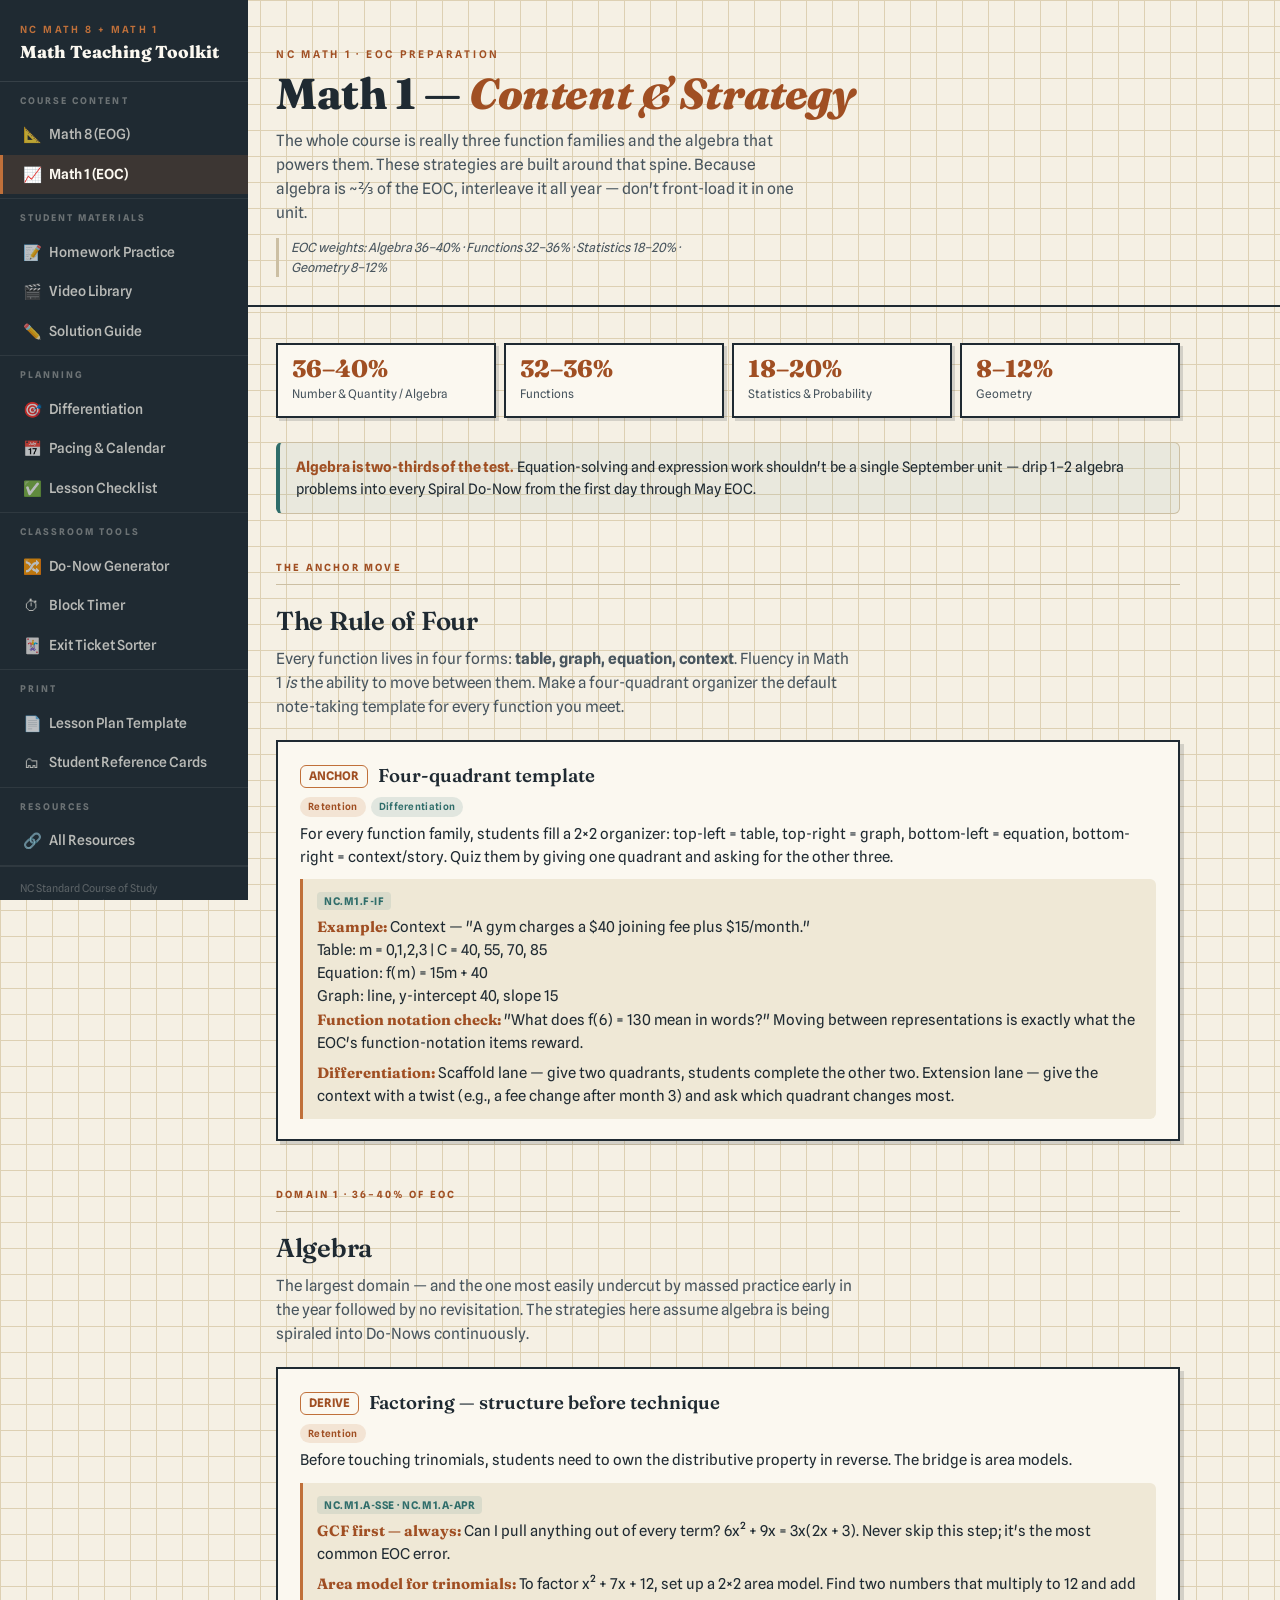
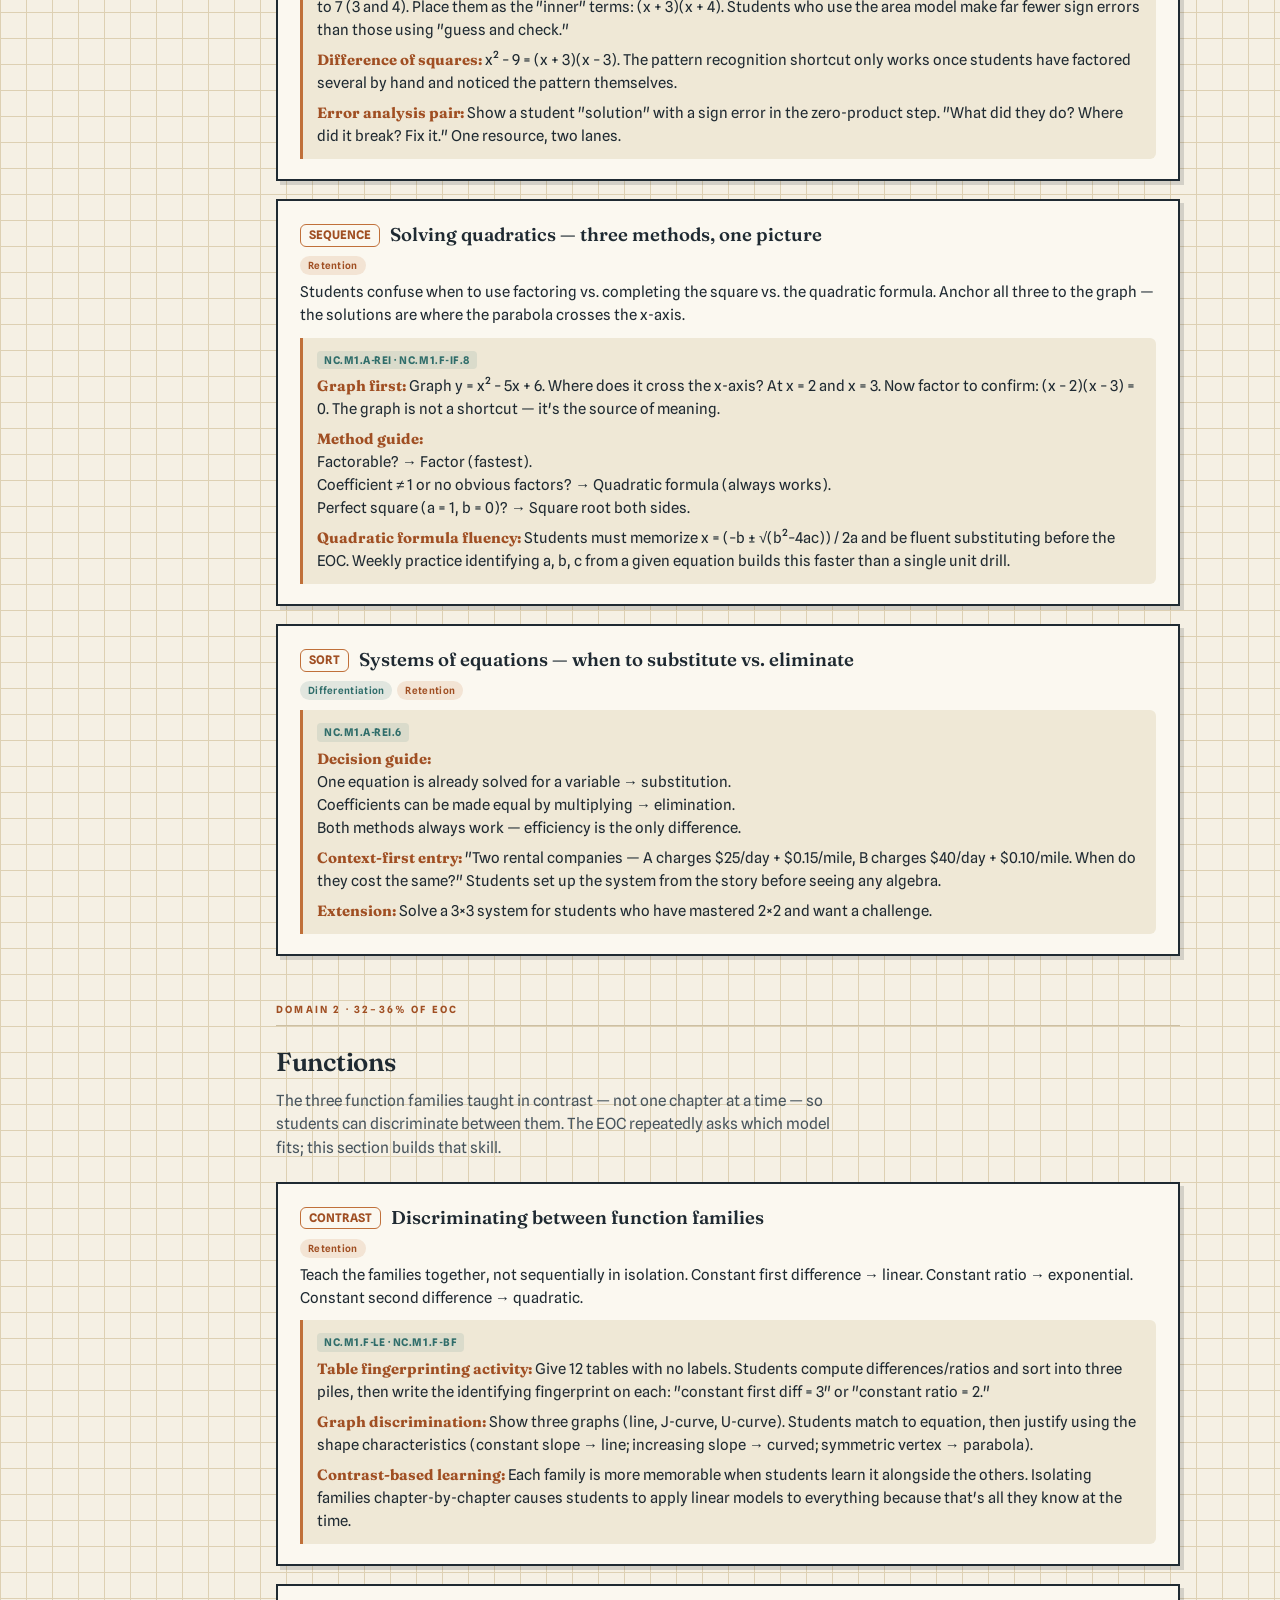
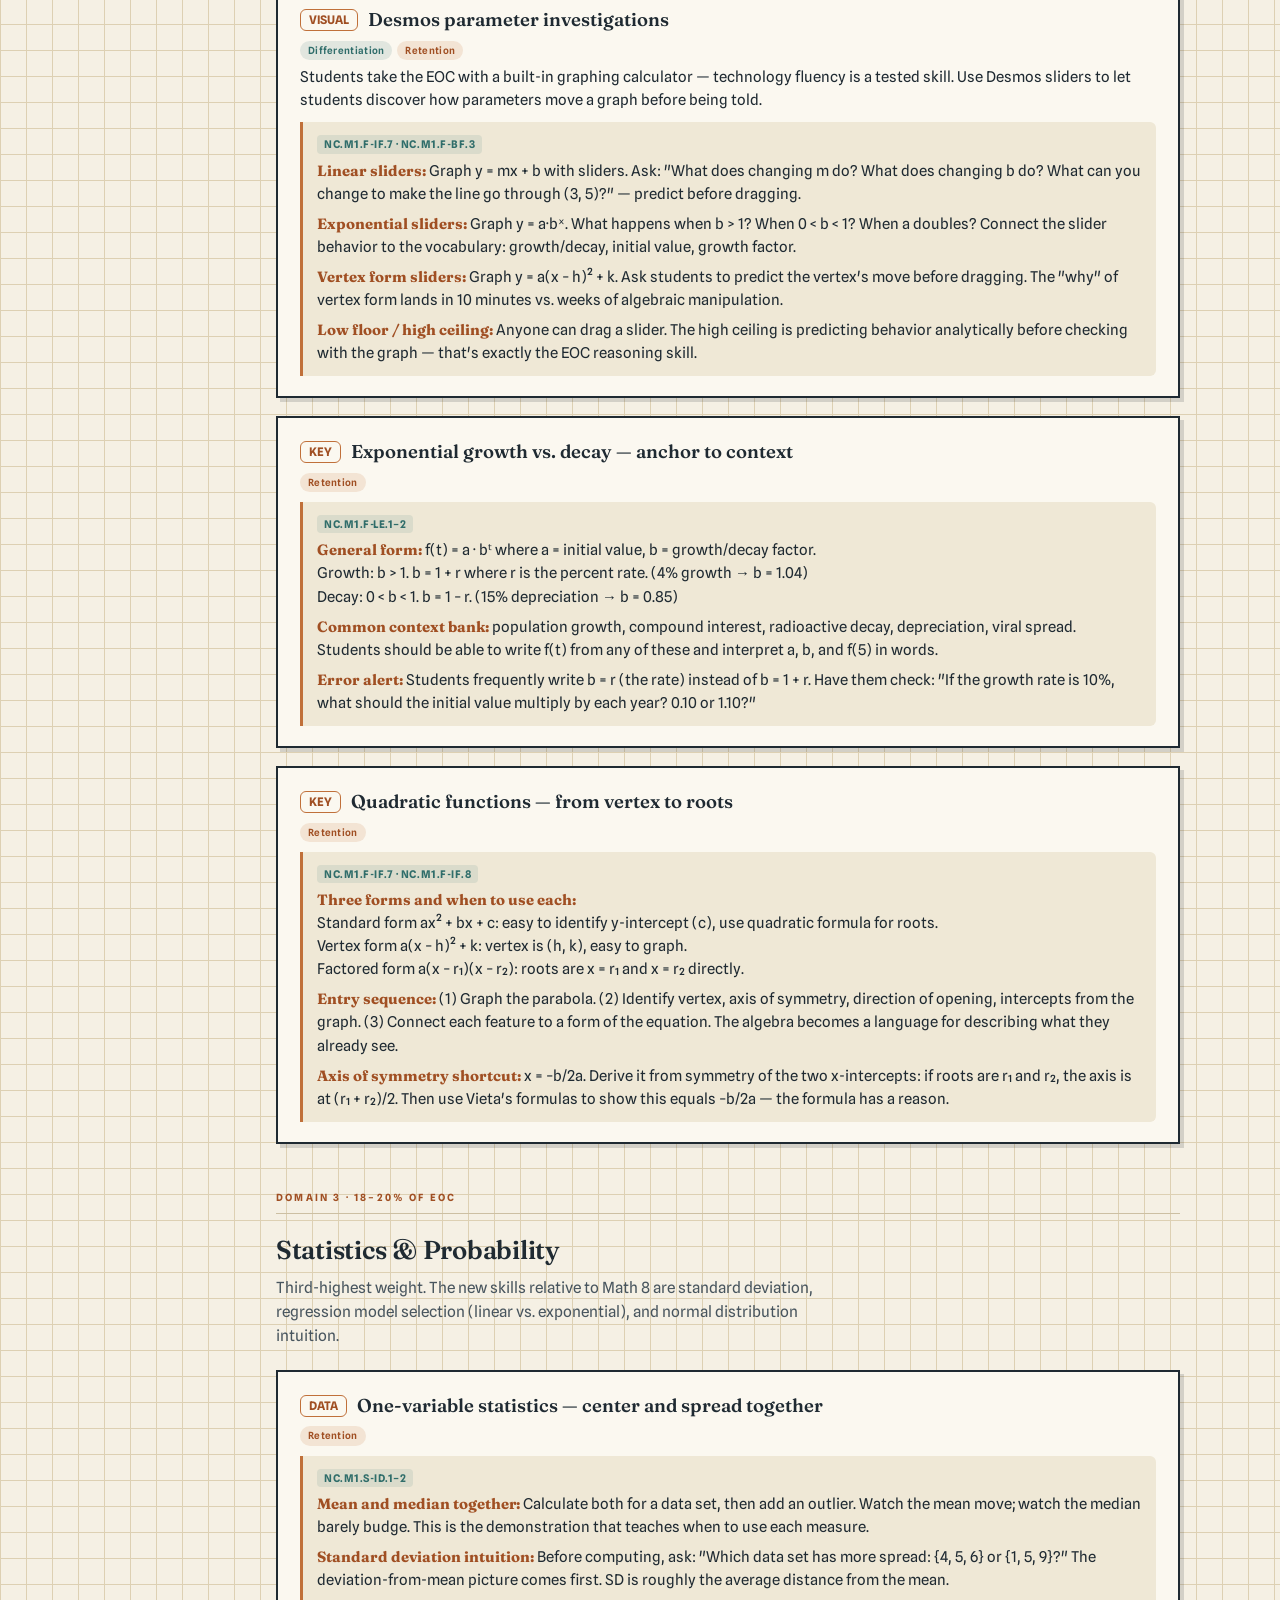
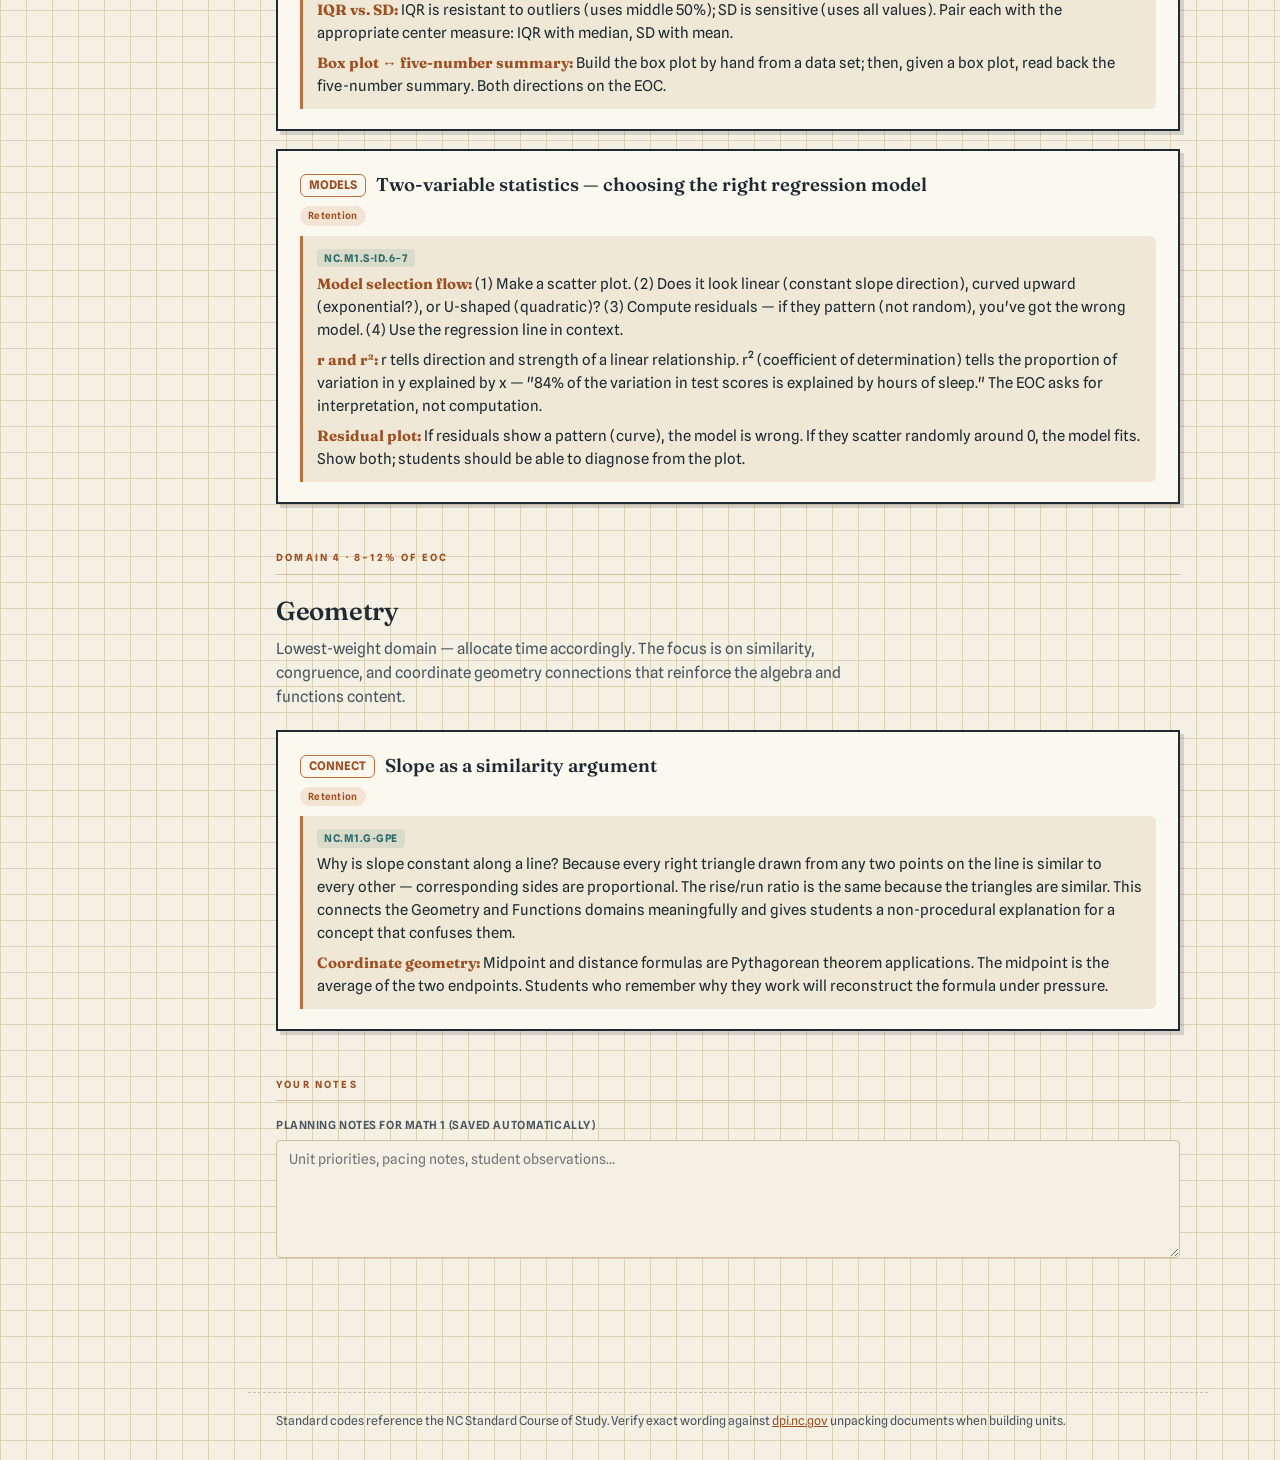
<file: math1.html>
<!DOCTYPE html>
<html lang="en">
<head>
<meta charset="UTF-8">
<meta name="viewport" content="width=device-width, initial-scale=1.0">
<title>Math 1 Content — Math Teaching Toolkit</title>
<link rel="stylesheet" href="css/style.css">
</head>
<body>

<button class="nav-toggle" id="navToggle" aria-label="Open menu">
  <span class="bar"></span><span class="bar"></span><span class="bar"></span>
</button>
<div class="overlay" id="overlay"></div>

<nav class="sidenav" id="sidenav">
  <div class="sidenav-brand"><a href="index.html"><div class="brand-eyebrow">NC Math 8 + Math 1</div><div class="brand-name">Math Teaching Toolkit</div></a></div>
  <div class="nav-group"><span class="nav-group-label">Course Content</span>
    <a class="nav-link" href="math8.html"><span class="icon">📐</span> Math 8 (EOG)</a>
    <a class="nav-link" href="math1.html"><span class="icon">📈</span> Math 1 (EOC)</a>
  </div>
  <div class="nav-group"><span class="nav-group-label">Student Materials</span>
    <a class="nav-link" href="homework.html"><span class="icon">📝</span> Homework Practice</a>
    <a class="nav-link" href="videos.html"><span class="icon">🎬</span> Video Library</a>
    <a class="nav-link" href="solution-guide.html"><span class="icon">✏️</span> Solution Guide</a>
  </div>
  <div class="nav-group"><span class="nav-group-label">Planning</span>
    <a class="nav-link" href="differentiation.html"><span class="icon">🎯</span> Differentiation</a>
    <a class="nav-link" href="pacing.html"><span class="icon">📅</span> Pacing &amp; Calendar</a>
    <a class="nav-link" href="checklist.html"><span class="icon">✅</span> Lesson Checklist</a>
  </div>
  <div class="nav-group"><span class="nav-group-label">Classroom Tools</span>
    <a class="nav-link" href="donow.html"><span class="icon">🔀</span> Do-Now Generator</a>
    <a class="nav-link" href="timer.html"><span class="icon">⏱</span> Block Timer</a>
    <a class="nav-link" href="exit-sort.html"><span class="icon">🃏</span> Exit Ticket Sorter</a>
  </div>
  <div class="nav-group"><span class="nav-group-label">Print</span>
    <a class="nav-link" href="lesson-plan.html"><span class="icon">📄</span> Lesson Plan Template</a>
    <a class="nav-link" href="reference-cards.html"><span class="icon">🗂</span> Student Reference Cards</a>
  </div>

  <div class="nav-group"><span class="nav-group-label">Resources</span>
    <a class="nav-link" href="resources.html"><span class="icon">🔗</span> All Resources</a>
  </div>
  <div class="nav-footer">NC Standard Course of Study<br>Math 8 EOG · Math 1 EOC</div>
</nav>

<main>
  <div class="page-header">
    <div class="page-eyebrow">NC Math 1 · EOC Preparation</div>
    <h1>Math 1 — <em>Content &amp; Strategy</em></h1>
    <p class="sub">The whole course is really three function families and the algebra that powers them. These strategies are built around that spine. Because algebra is ~⅔ of the EOC, interleave it all year — don't front-load it in one unit.</p>
    <p class="meta">EOC weights: Algebra 36–40% · Functions 32–36% · Statistics 18–20% · Geometry 8–12%</p>
  </div>

  <div class="content">

    <div class="section">
      <div class="weights">
        <div class="wbox"><div class="pct">36–40%</div><div class="nm">Number &amp; Quantity / Algebra</div></div>
        <div class="wbox"><div class="pct">32–36%</div><div class="nm">Functions</div></div>
        <div class="wbox"><div class="pct">18–20%</div><div class="nm">Statistics &amp; Probability</div></div>
        <div class="wbox"><div class="pct">8–12%</div><div class="nm">Geometry</div></div>
      </div>
      <div class="callout tip"><strong>Algebra is two-thirds of the test.</strong> Equation-solving and expression work shouldn't be a single September unit — drip 1–2 algebra problems into every Spiral Do-Now from the first day through May EOC.</div>
    </div>

    <!-- ANCHOR MOVE -->
    <div class="section">
      <div class="section-label">The Anchor Move</div>
      <h2>The Rule of Four</h2>
      <p class="lede">Every function lives in four forms: <strong>table, graph, equation, context</strong>. Fluency in Math 1 <em>is</em> the ability to move between them. Make a four-quadrant organizer the default note-taking template for every function you meet.</p>

      <div class="card">
        <h3><span class="num">ANCHOR</span>Four-quadrant template</h3>
        <div class="tags"><span class="tag t-ret">Retention</span><span class="tag t-dif">Differentiation</span></div>
        <p>For every function family, students fill a 2×2 organizer: top-left = table, top-right = graph, bottom-left = equation, bottom-right = context/story. Quiz them by giving one quadrant and asking for the other three.</p>
        <div class="ex">
          <span class="std">NC.M1.F-IF</span>
          <p><b>Example:</b> Context — "A gym charges a $40 joining fee plus $15/month."<br>
          Table: m = 0,1,2,3 | C = 40, 55, 70, 85<br>
          Equation: f(m) = 15m + 40<br>
          Graph: line, y-intercept 40, slope 15<br>
          <b>Function notation check:</b> "What does f(6) = 130 mean in words?" Moving between representations is exactly what the EOC's function-notation items reward.</p>
          <p><b>Differentiation:</b> Scaffold lane — give two quadrants, students complete the other two. Extension lane — give the context with a twist (e.g., a fee change after month 3) and ask which quadrant changes most.</p>
        </div>
      </div>
    </div>

    <!-- DOMAIN 1: ALGEBRA -->
    <div class="section">
      <div class="section-label">Domain 1 · 36–40% of EOC</div>
      <h2>Algebra</h2>
      <p class="lede">The largest domain — and the one most easily undercut by massed practice early in the year followed by no revisitation. The strategies here assume algebra is being spiraled into Do-Nows continuously.</p>

      <div class="card">
        <h3><span class="num">DERIVE</span>Factoring — structure before technique</h3>
        <div class="tags"><span class="tag t-ret">Retention</span></div>
        <p>Before touching trinomials, students need to own the distributive property in reverse. The bridge is area models.</p>
        <div class="ex">
          <span class="std">NC.M1.A-SSE · NC.M1.A-APR</span>
          <p><b>GCF first — always:</b> Can I pull anything out of every term? 6x² + 9x = 3x(2x + 3). Never skip this step; it's the most common EOC error.</p>
          <p><b>Area model for trinomials:</b> To factor x² + 7x + 12, set up a 2×2 area model. Find two numbers that multiply to 12 and add to 7 (3 and 4). Place them as the "inner" terms: (x + 3)(x + 4). Students who use the area model make far fewer sign errors than those using "guess and check."</p>
          <p><b>Difference of squares:</b> x² − 9 = (x + 3)(x − 3). The pattern recognition shortcut only works once students have factored several by hand and noticed the pattern themselves.</p>
          <p><b>Error analysis pair:</b> Show a student "solution" with a sign error in the zero-product step. "What did they do? Where did it break? Fix it." One resource, two lanes.</p>
        </div>
      </div>

      <div class="card">
        <h3><span class="num">SEQUENCE</span>Solving quadratics — three methods, one picture</h3>
        <div class="tags"><span class="tag t-ret">Retention</span></div>
        <p>Students confuse when to use factoring vs. completing the square vs. the quadratic formula. Anchor all three to the graph — the solutions are where the parabola crosses the x-axis.</p>
        <div class="ex">
          <span class="std">NC.M1.A-REI · NC.M1.F-IF.8</span>
          <p><b>Graph first:</b> Graph y = x² − 5x + 6. Where does it cross the x-axis? At x = 2 and x = 3. Now factor to confirm: (x − 2)(x − 3) = 0. The graph is not a shortcut — it's the source of meaning.</p>
          <p><b>Method guide:</b><br>
          Factorable? → Factor (fastest).<br>
          Coefficient ≠ 1 or no obvious factors? → Quadratic formula (always works).<br>
          Perfect square (a = 1, b = 0)? → Square root both sides.</p>
          <p><b>Quadratic formula fluency:</b> Students must memorize x = (−b ± √(b²−4ac)) / 2a and be fluent substituting before the EOC. Weekly practice identifying a, b, c from a given equation builds this faster than a single unit drill.</p>
        </div>
      </div>

      <div class="card">
        <h3><span class="num">SORT</span>Systems of equations — when to substitute vs. eliminate</h3>
        <div class="tags"><span class="tag t-dif">Differentiation</span><span class="tag t-ret">Retention</span></div>
        <div class="ex">
          <span class="std">NC.M1.A-REI.6</span>
          <p><b>Decision guide:</b><br>
          One equation is already solved for a variable → substitution.<br>
          Coefficients can be made equal by multiplying → elimination.<br>
          Both methods always work — efficiency is the only difference.</p>
          <p><b>Context-first entry:</b> "Two rental companies — A charges $25/day + $0.15/mile, B charges $40/day + $0.10/mile. When do they cost the same?" Students set up the system from the story before seeing any algebra.</p>
          <p><b>Extension:</b> Solve a 3×3 system for students who have mastered 2×2 and want a challenge.</p>
        </div>
      </div>
    </div>

    <!-- DOMAIN 2: FUNCTIONS -->
    <div class="section">
      <div class="section-label">Domain 2 · 32–36% of EOC</div>
      <h2>Functions</h2>
      <p class="lede">The three function families taught in contrast — not one chapter at a time — so students can discriminate between them. The EOC repeatedly asks which model fits; this section builds that skill.</p>

      <div class="card">
        <h3><span class="num">CONTRAST</span>Discriminating between function families</h3>
        <div class="tags"><span class="tag t-ret">Retention</span></div>
        <p>Teach the families together, not sequentially in isolation. Constant first difference → linear. Constant ratio → exponential. Constant second difference → quadratic.</p>
        <div class="ex">
          <span class="std">NC.M1.F-LE · NC.M1.F-BF</span>
          <p><b>Table fingerprinting activity:</b> Give 12 tables with no labels. Students compute differences/ratios and sort into three piles, then write the identifying fingerprint on each: "constant first diff = 3" or "constant ratio = 2."</p>
          <p><b>Graph discrimination:</b> Show three graphs (line, J-curve, U-curve). Students match to equation, then justify using the shape characteristics (constant slope → line; increasing slope → curved; symmetric vertex → parabola).</p>
          <p><b>Contrast-based learning:</b> Each family is more memorable when students learn it alongside the others. Isolating families chapter-by-chapter causes students to apply linear models to everything because that's all they know at the time.</p>
        </div>
      </div>

      <div class="card">
        <h3><span class="num">VISUAL</span>Desmos parameter investigations</h3>
        <div class="tags"><span class="tag t-dif">Differentiation</span><span class="tag t-ret">Retention</span></div>
        <p>Students take the EOC with a built-in graphing calculator — technology fluency is a tested skill. Use Desmos sliders to let students discover how parameters move a graph before being told.</p>
        <div class="ex">
          <span class="std">NC.M1.F-IF.7 · NC.M1.F-BF.3</span>
          <p><b>Linear sliders:</b> Graph y = mx + b with sliders. Ask: "What does changing m do? What does changing b do? What can you change to make the line go through (3, 5)?" — predict before dragging.</p>
          <p><b>Exponential sliders:</b> Graph y = a·bˣ. What happens when b > 1? When 0 < b < 1? When a doubles? Connect the slider behavior to the vocabulary: growth/decay, initial value, growth factor.</p>
          <p><b>Vertex form sliders:</b> Graph y = a(x − h)² + k. Ask students to predict the vertex's move before dragging. The "why" of vertex form lands in 10 minutes vs. weeks of algebraic manipulation.</p>
          <p><b>Low floor / high ceiling:</b> Anyone can drag a slider. The high ceiling is predicting behavior analytically before checking with the graph — that's exactly the EOC reasoning skill.</p>
        </div>
      </div>

      <div class="card">
        <h3><span class="num">KEY</span>Exponential growth vs. decay — anchor to context</h3>
        <div class="tags"><span class="tag t-ret">Retention</span></div>
        <div class="ex">
          <span class="std">NC.M1.F-LE.1–2</span>
          <p><b>General form:</b> f(t) = a · bᵗ where a = initial value, b = growth/decay factor.<br>
          Growth: b > 1. b = 1 + r where r is the percent rate. (4% growth → b = 1.04)<br>
          Decay: 0 < b < 1. b = 1 − r. (15% depreciation → b = 0.85)</p>
          <p><b>Common context bank:</b> population growth, compound interest, radioactive decay, depreciation, viral spread. Students should be able to write f(t) from any of these and interpret a, b, and f(5) in words.</p>
          <p><b>Error alert:</b> Students frequently write b = r (the rate) instead of b = 1 + r. Have them check: "If the growth rate is 10%, what should the initial value multiply by each year? 0.10 or 1.10?"</p>
        </div>
      </div>

      <div class="card">
        <h3><span class="num">KEY</span>Quadratic functions — from vertex to roots</h3>
        <div class="tags"><span class="tag t-ret">Retention</span></div>
        <div class="ex">
          <span class="std">NC.M1.F-IF.7 · NC.M1.F-IF.8</span>
          <p><b>Three forms and when to use each:</b><br>
          Standard form ax² + bx + c: easy to identify y-intercept (c), use quadratic formula for roots.<br>
          Vertex form a(x − h)² + k: vertex is (h, k), easy to graph.<br>
          Factored form a(x − r₁)(x − r₂): roots are x = r₁ and x = r₂ directly.</p>
          <p><b>Entry sequence:</b> (1) Graph the parabola. (2) Identify vertex, axis of symmetry, direction of opening, intercepts from the graph. (3) Connect each feature to a form of the equation. The algebra becomes a language for describing what they already see.</p>
          <p><b>Axis of symmetry shortcut:</b> x = −b/2a. Derive it from symmetry of the two x-intercepts: if roots are r₁ and r₂, the axis is at (r₁ + r₂)/2. Then use Vieta's formulas to show this equals −b/2a — the formula has a reason.</p>
        </div>
      </div>
    </div>

    <!-- DOMAIN 3: STATISTICS -->
    <div class="section">
      <div class="section-label">Domain 3 · 18–20% of EOC</div>
      <h2>Statistics &amp; Probability</h2>
      <p class="lede">Third-highest weight. The new skills relative to Math 8 are standard deviation, regression model selection (linear vs. exponential), and normal distribution intuition.</p>

      <div class="card">
        <h3><span class="num">DATA</span>One-variable statistics — center and spread together</h3>
        <div class="tags"><span class="tag t-ret">Retention</span></div>
        <div class="ex">
          <span class="std">NC.M1.S-ID.1–2</span>
          <p><b>Mean and median together:</b> Calculate both for a data set, then add an outlier. Watch the mean move; watch the median barely budge. This is the demonstration that teaches when to use each measure.</p>
          <p><b>Standard deviation intuition:</b> Before computing, ask: "Which data set has more spread: {4, 5, 6} or {1, 5, 9}?" The deviation-from-mean picture comes first. SD is roughly the average distance from the mean.</p>
          <p><b>IQR vs. SD:</b> IQR is resistant to outliers (uses middle 50%); SD is sensitive (uses all values). Pair each with the appropriate center measure: IQR with median, SD with mean.</p>
          <p><b>Box plot ↔ five-number summary:</b> Build the box plot by hand from a data set; then, given a box plot, read back the five-number summary. Both directions on the EOC.</p>
        </div>
      </div>

      <div class="card">
        <h3><span class="num">MODELS</span>Two-variable statistics — choosing the right regression model</h3>
        <div class="tags"><span class="tag t-ret">Retention</span></div>
        <div class="ex">
          <span class="std">NC.M1.S-ID.6–7</span>
          <p><b>Model selection flow:</b> (1) Make a scatter plot. (2) Does it look linear (constant slope direction), curved upward (exponential?), or U-shaped (quadratic)? (3) Compute residuals — if they pattern (not random), you've got the wrong model. (4) Use the regression line in context.</p>
          <p><b>r and r²:</b> r tells direction and strength of a linear relationship. r² (coefficient of determination) tells the proportion of variation in y explained by x — "84% of the variation in test scores is explained by hours of sleep." The EOC asks for interpretation, not computation.</p>
          <p><b>Residual plot:</b> If residuals show a pattern (curve), the model is wrong. If they scatter randomly around 0, the model fits. Show both; students should be able to diagnose from the plot.</p>
        </div>
      </div>
    </div>

    <!-- DOMAIN 4: GEOMETRY -->
    <div class="section">
      <div class="section-label">Domain 4 · 8–12% of EOC</div>
      <h2>Geometry</h2>
      <p class="lede">Lowest-weight domain — allocate time accordingly. The focus is on similarity, congruence, and coordinate geometry connections that reinforce the algebra and functions content.</p>

      <div class="card">
        <h3><span class="num">CONNECT</span>Slope as a similarity argument</h3>
        <div class="tags"><span class="tag t-ret">Retention</span></div>
        <div class="ex">
          <span class="std">NC.M1.G-GPE</span>
          <p>Why is slope constant along a line? Because every right triangle drawn from any two points on the line is similar to every other — corresponding sides are proportional. The rise/run ratio is the same because the triangles are similar. This connects the Geometry and Functions domains meaningfully and gives students a non-procedural explanation for a concept that confuses them.</p>
          <p><b>Coordinate geometry:</b> Midpoint and distance formulas are Pythagorean theorem applications. The midpoint is the average of the two endpoints. Students who remember why they work will reconstruct the formula under pressure.</p>
        </div>
      </div>
    </div>

    <!-- NOTES -->
    <div class="section">
      <div class="section-label">Your Notes</div>
      <label class="notes-label" for="note-math1">Planning notes for Math 1 (saved automatically)</label>
      <textarea class="notes-field" id="note-math1" data-note="math1-main" rows="6" placeholder="Unit priorities, pacing notes, student observations…"></textarea>
    </div>

  </div><!-- /content -->

  <footer>
    Standard codes reference the NC Standard Course of Study. Verify exact wording against <a href="https://www.dpi.nc.gov">dpi.nc.gov</a> unpacking documents when building units.
  </footer>
</main>

<script src="js/app.js"></script>
<script>initNotes('math1');</script>
</body>
</html>
</file>
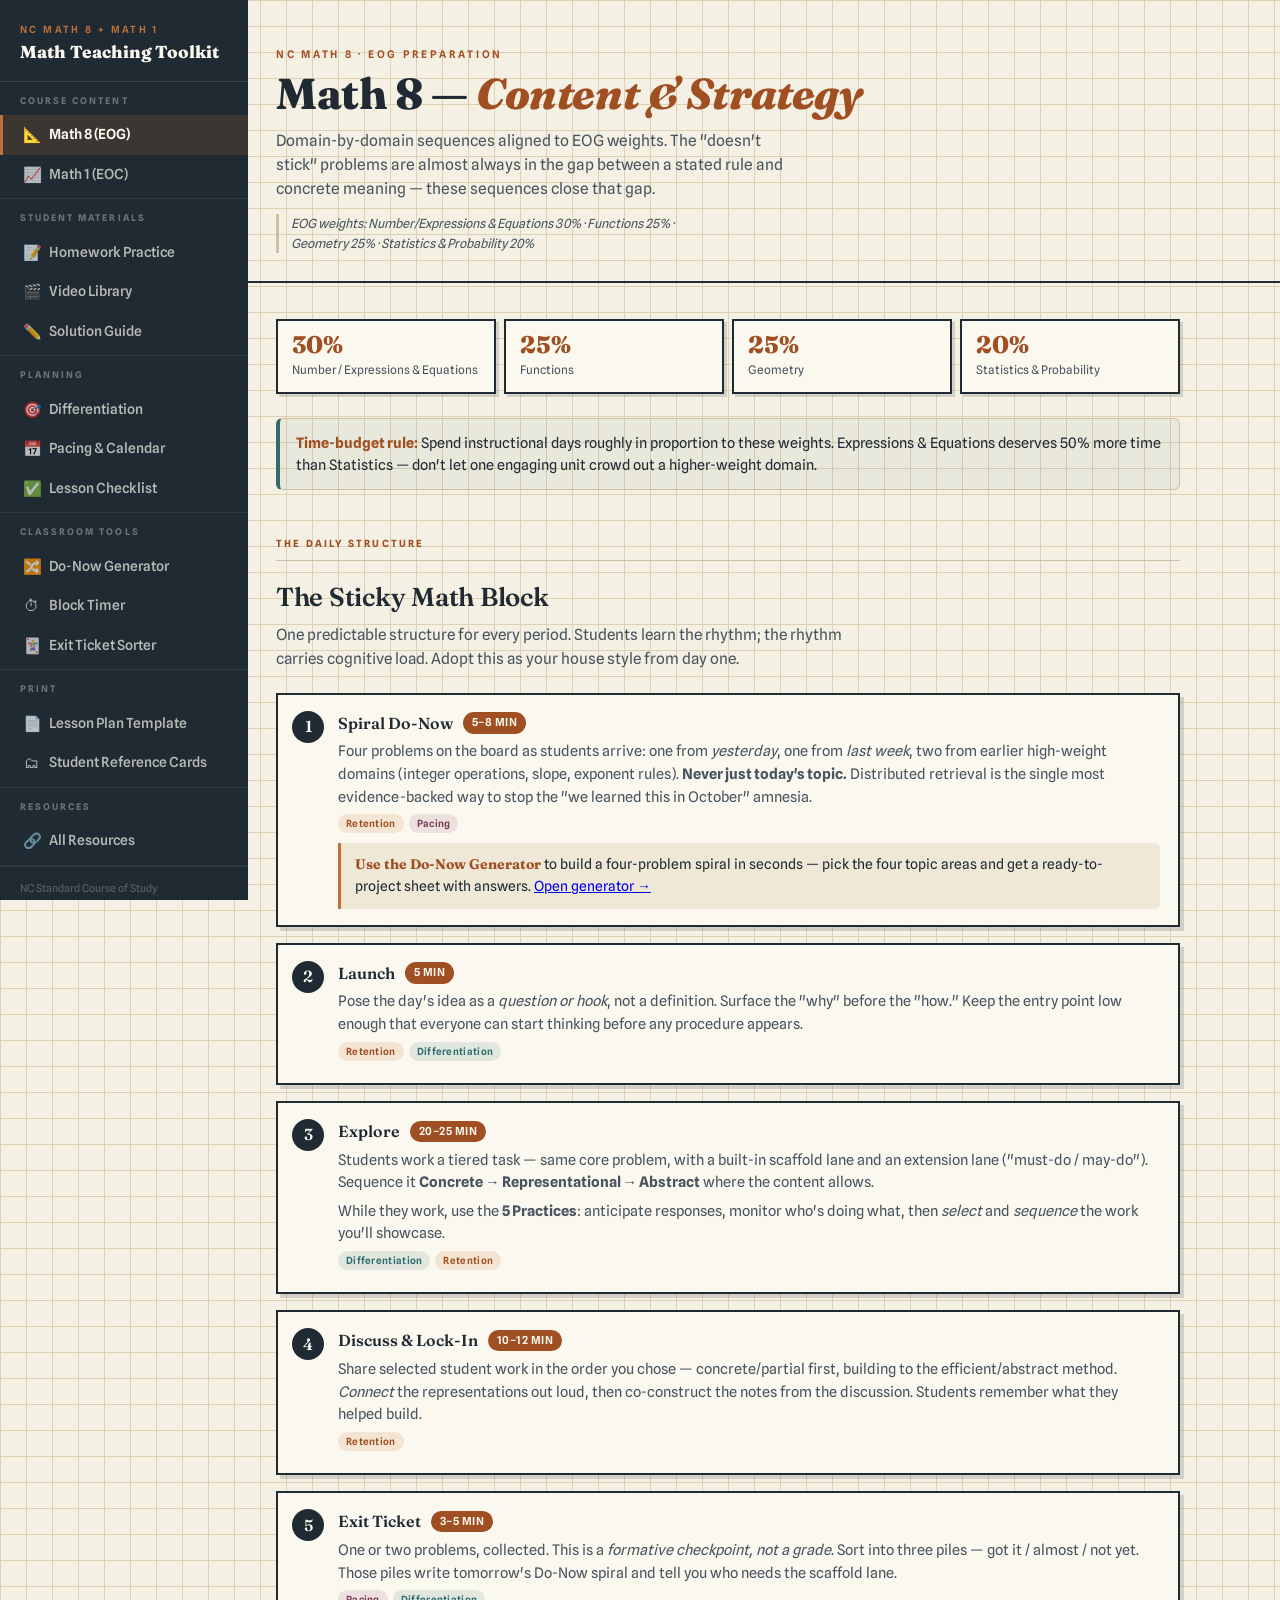
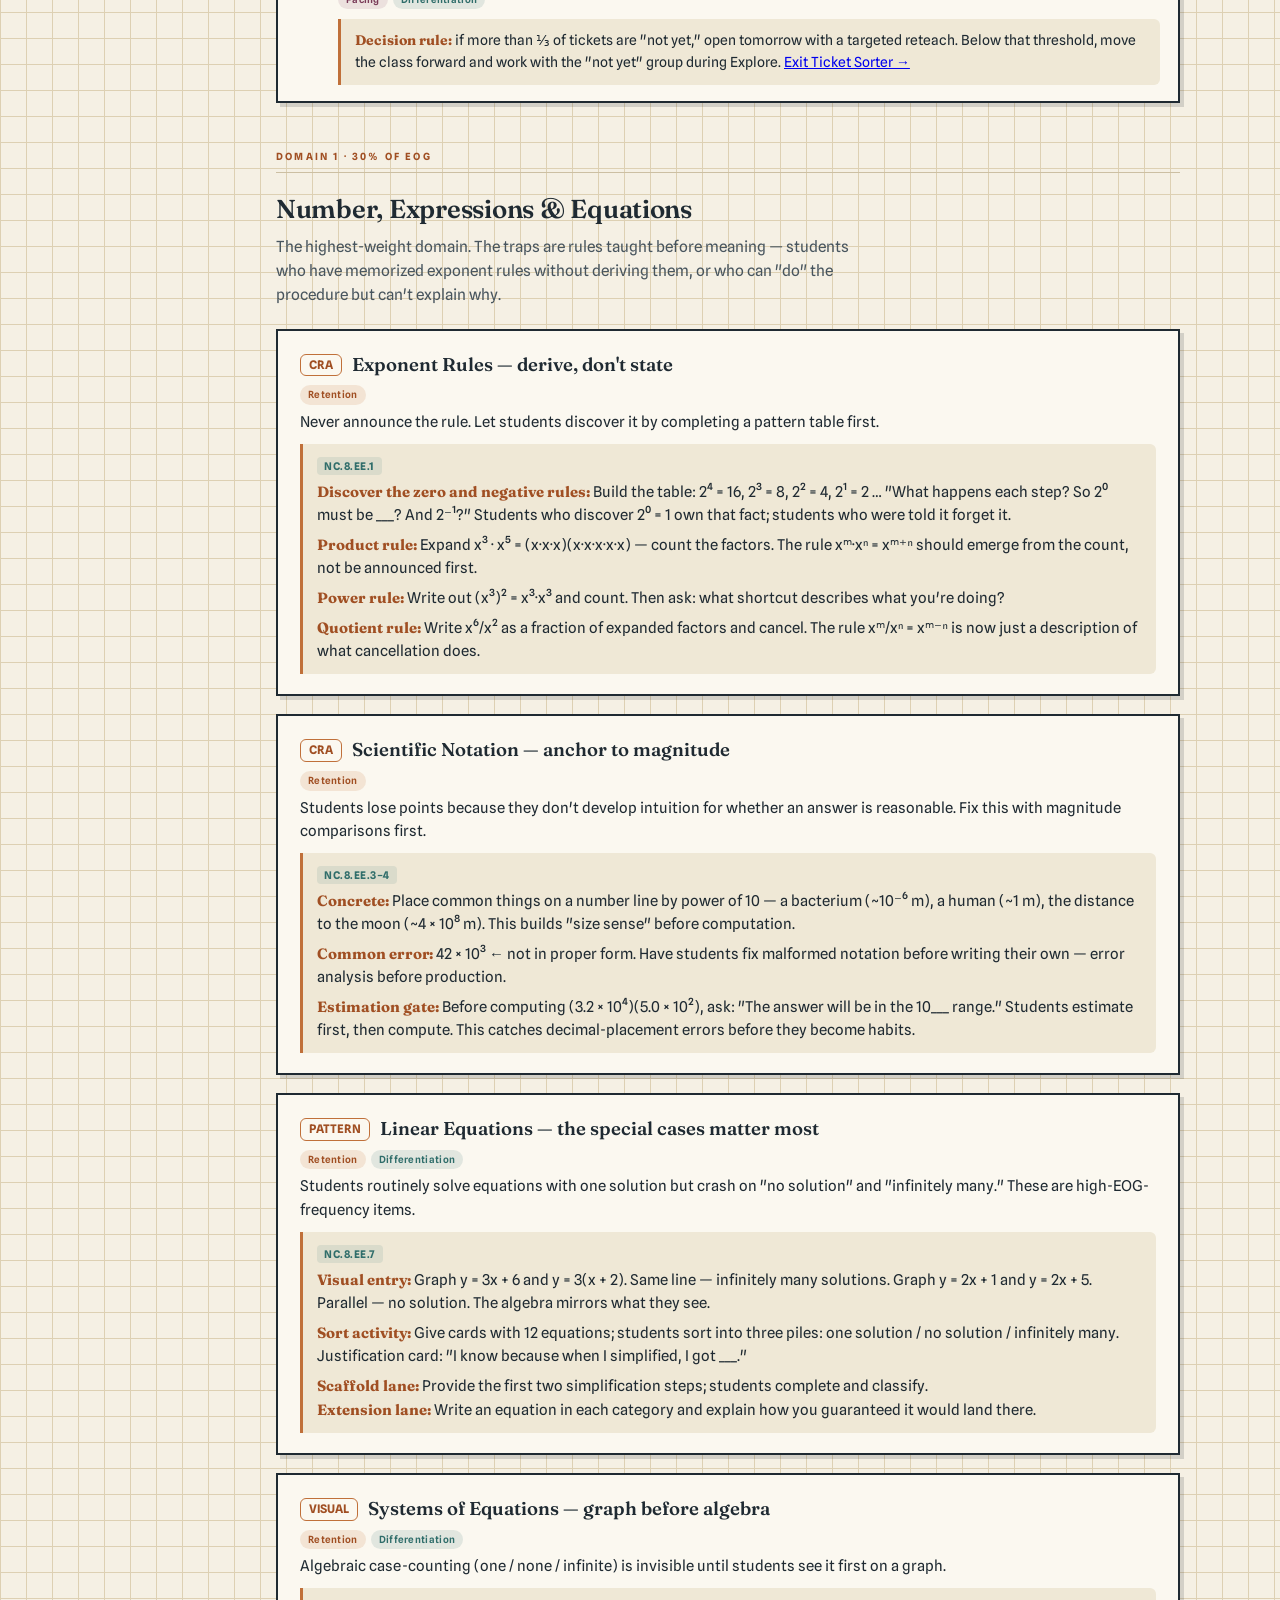
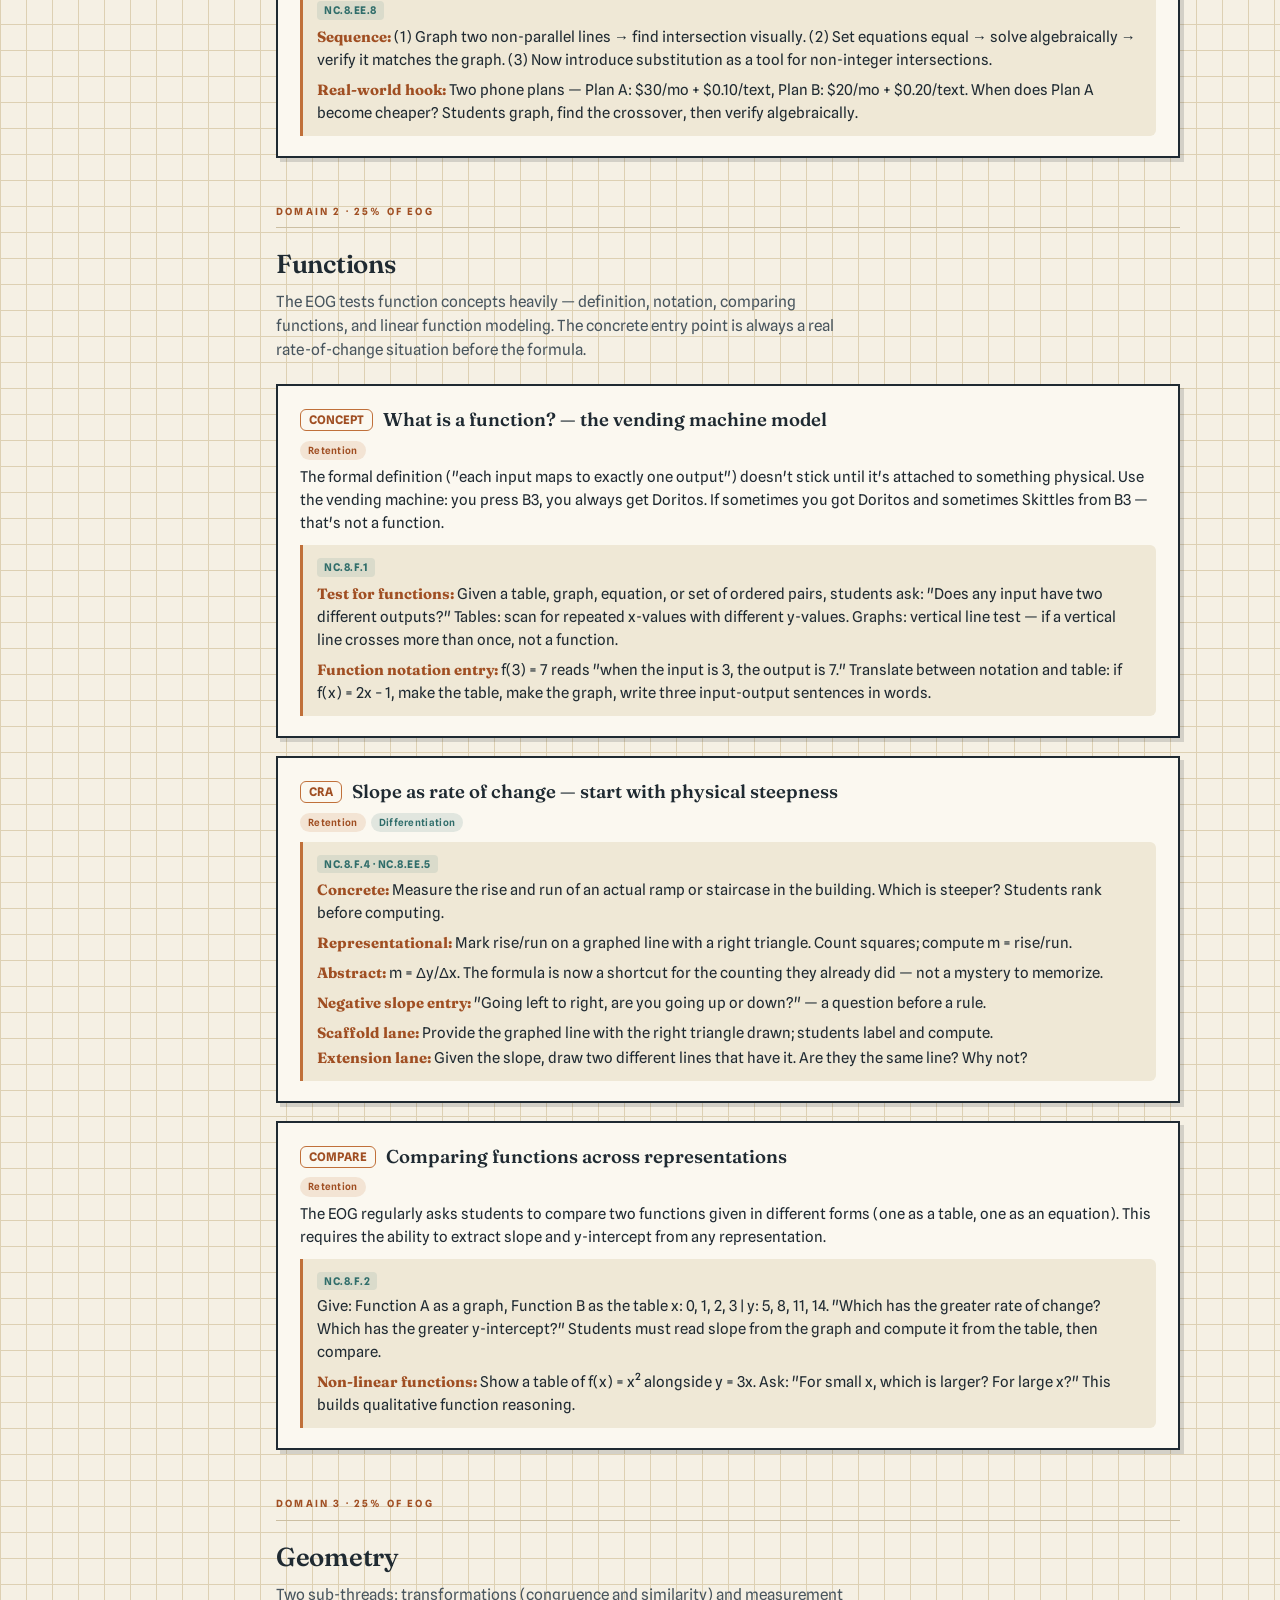
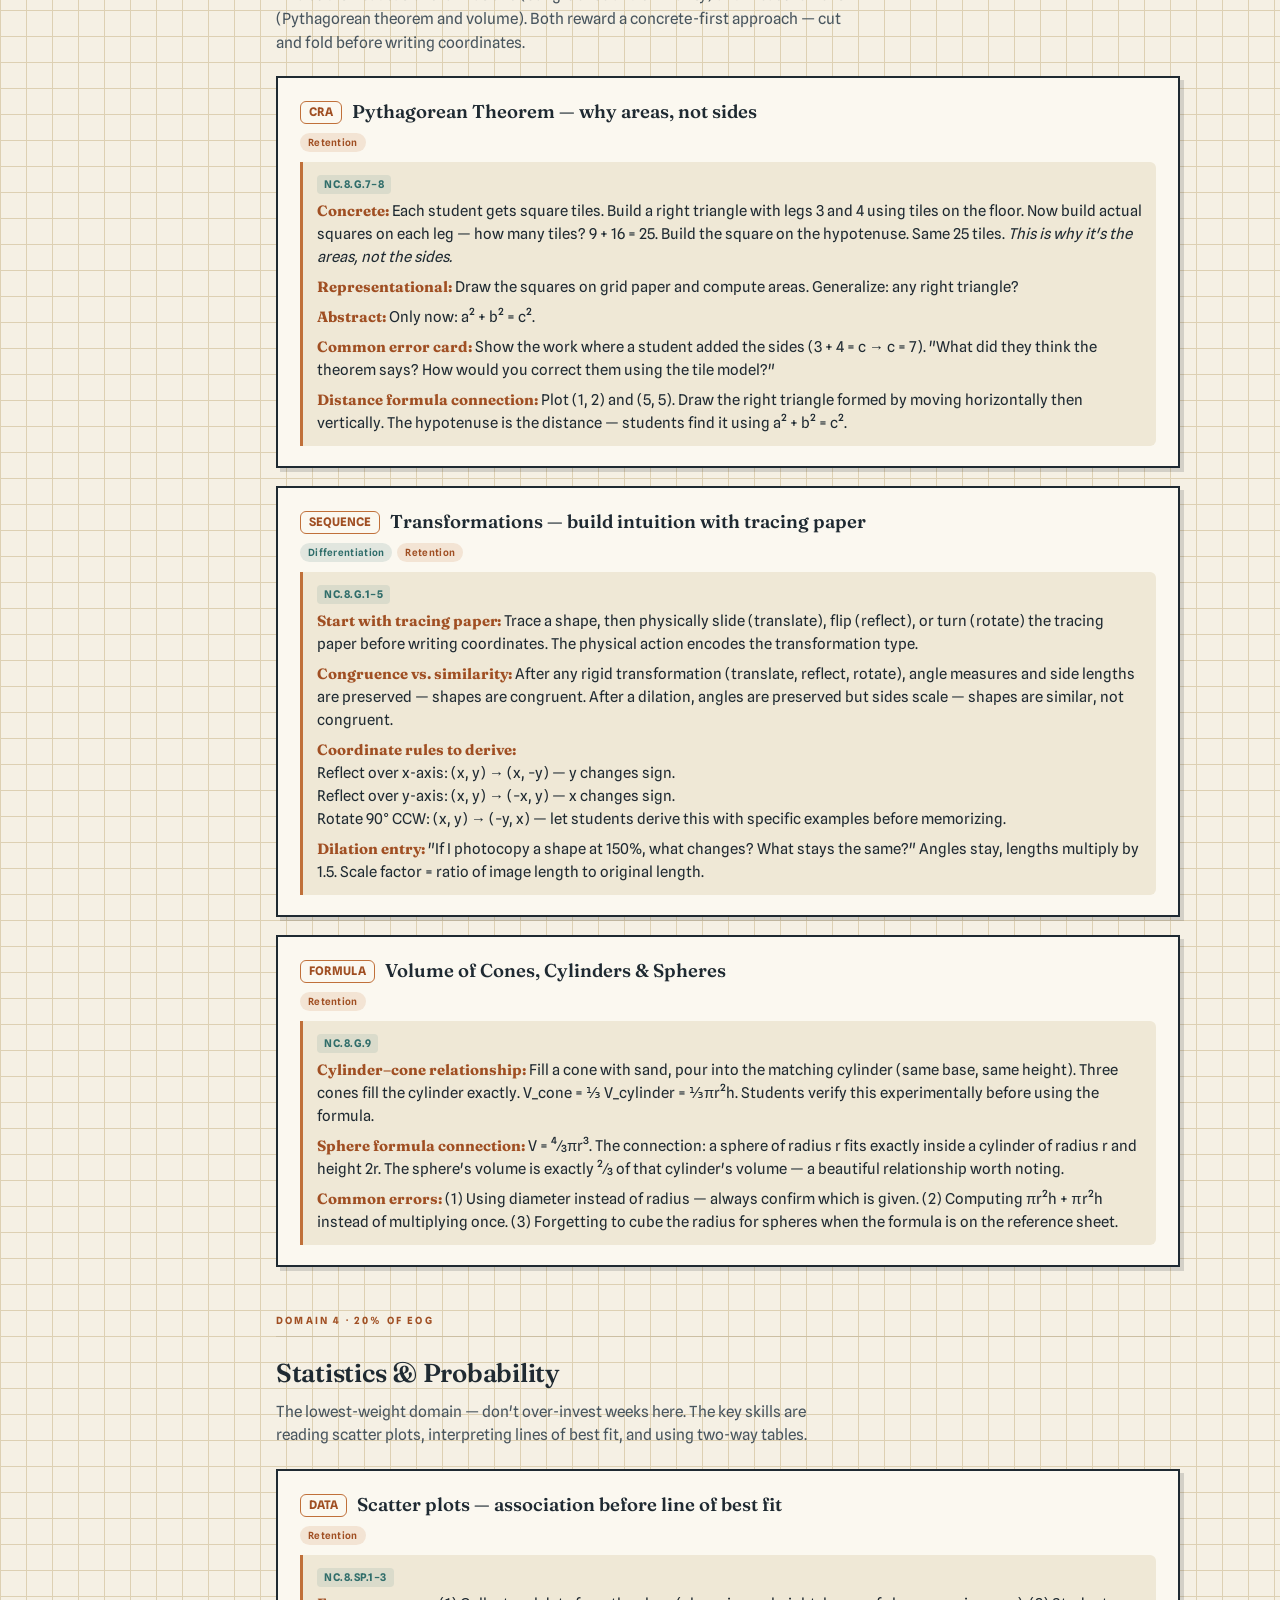
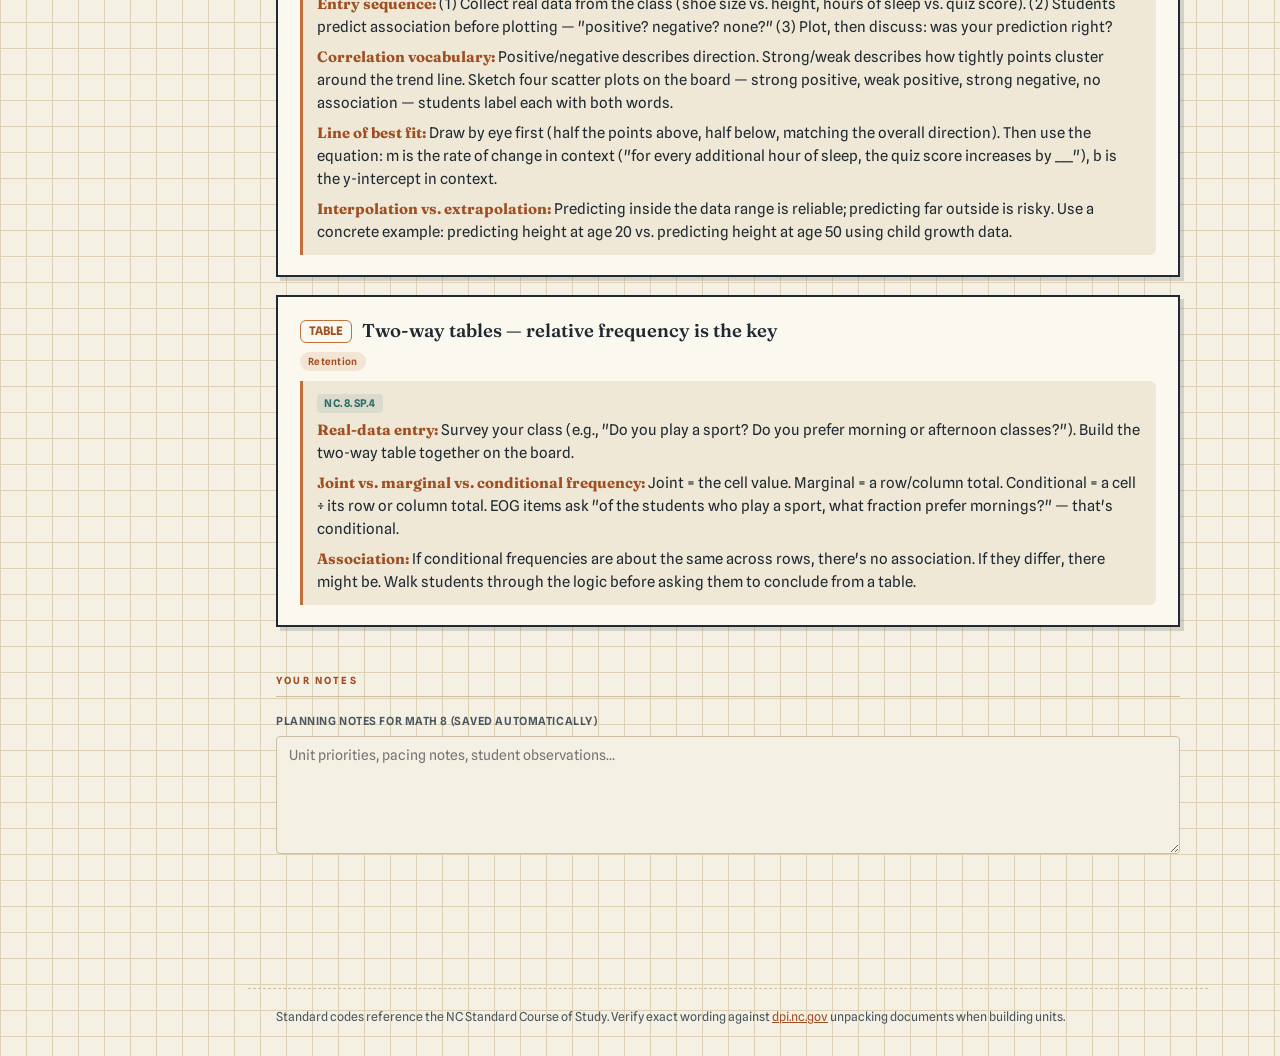
<file: math8.html>
<!DOCTYPE html>
<html lang="en">
<head>
<meta charset="UTF-8">
<meta name="viewport" content="width=device-width, initial-scale=1.0">
<title>Math 8 Content — Math Teaching Toolkit</title>
<link rel="stylesheet" href="css/style.css">
</head>
<body>

<button class="nav-toggle" id="navToggle" aria-label="Open menu">
  <span class="bar"></span><span class="bar"></span><span class="bar"></span>
</button>
<div class="overlay" id="overlay"></div>

<nav class="sidenav" id="sidenav">
  <div class="sidenav-brand"><a href="index.html"><div class="brand-eyebrow">NC Math 8 + Math 1</div><div class="brand-name">Math Teaching Toolkit</div></a></div>
  <div class="nav-group"><span class="nav-group-label">Course Content</span>
    <a class="nav-link" href="math8.html"><span class="icon">📐</span> Math 8 (EOG)</a>
    <a class="nav-link" href="math1.html"><span class="icon">📈</span> Math 1 (EOC)</a>
  </div>
  <div class="nav-group"><span class="nav-group-label">Student Materials</span>
    <a class="nav-link" href="homework.html"><span class="icon">📝</span> Homework Practice</a>
    <a class="nav-link" href="videos.html"><span class="icon">🎬</span> Video Library</a>
    <a class="nav-link" href="solution-guide.html"><span class="icon">✏️</span> Solution Guide</a>
  </div>
  <div class="nav-group"><span class="nav-group-label">Planning</span>
    <a class="nav-link" href="differentiation.html"><span class="icon">🎯</span> Differentiation</a>
    <a class="nav-link" href="pacing.html"><span class="icon">📅</span> Pacing &amp; Calendar</a>
    <a class="nav-link" href="checklist.html"><span class="icon">✅</span> Lesson Checklist</a>
  </div>
  <div class="nav-group"><span class="nav-group-label">Classroom Tools</span>
    <a class="nav-link" href="donow.html"><span class="icon">🔀</span> Do-Now Generator</a>
    <a class="nav-link" href="timer.html"><span class="icon">⏱</span> Block Timer</a>
    <a class="nav-link" href="exit-sort.html"><span class="icon">🃏</span> Exit Ticket Sorter</a>
  </div>
  <div class="nav-group"><span class="nav-group-label">Print</span>
    <a class="nav-link" href="lesson-plan.html"><span class="icon">📄</span> Lesson Plan Template</a>
    <a class="nav-link" href="reference-cards.html"><span class="icon">🗂</span> Student Reference Cards</a>
  </div>

  <div class="nav-group"><span class="nav-group-label">Resources</span>
    <a class="nav-link" href="resources.html"><span class="icon">🔗</span> All Resources</a>
  </div>
  <div class="nav-footer">NC Standard Course of Study<br>Math 8 EOG · Math 1 EOC</div>
</nav>

<main>
  <div class="page-header">
    <div class="page-eyebrow">NC Math 8 · EOG Preparation</div>
    <h1>Math 8 — <em>Content &amp; Strategy</em></h1>
    <p class="sub">Domain-by-domain sequences aligned to EOG weights. The "doesn't stick" problems are almost always in the gap between a stated rule and concrete meaning — these sequences close that gap.</p>
    <p class="meta">EOG weights: Number/Expressions &amp; Equations 30% · Functions 25% · Geometry 25% · Statistics &amp; Probability 20%</p>
  </div>

  <div class="content">

    <!-- EOG WEIGHTS -->
    <div class="section">
      <div class="weights">
        <div class="wbox"><div class="pct">30%</div><div class="nm">Number / Expressions &amp; Equations</div></div>
        <div class="wbox"><div class="pct">25%</div><div class="nm">Functions</div></div>
        <div class="wbox"><div class="pct">25%</div><div class="nm">Geometry</div></div>
        <div class="wbox"><div class="pct">20%</div><div class="nm">Statistics &amp; Probability</div></div>
      </div>
      <div class="callout tip"><strong>Time-budget rule:</strong> Spend instructional days roughly in proportion to these weights. Expressions &amp; Equations deserves 50% more time than Statistics — don't let one engaging unit crowd out a higher-weight domain.</div>
    </div>

    <!-- FLAGSHIP BLOCK -->
    <div class="section">
      <div class="section-label">The Daily Structure</div>
      <h2>The Sticky Math Block</h2>
      <p class="lede">One predictable structure for every period. Students learn the rhythm; the rhythm carries cognitive load. Adopt this as your house style from day one.</p>
      <div class="flow">
        <div class="step">
          <h3>Spiral Do-Now <span class="time">5–8 MIN</span></h3>
          <p>Four problems on the board as students arrive: one from <em>yesterday</em>, one from <em>last week</em>, two from earlier high-weight domains (integer operations, slope, exponent rules). <strong>Never just today's topic.</strong> Distributed retrieval is the single most evidence-backed way to stop the "we learned this in October" amnesia.</p>
          <div class="tags"><span class="tag t-ret">Retention</span><span class="tag t-pac">Pacing</span></div>
          <div class="ex"><b>Use the Do-Now Generator</b> to build a four-problem spiral in seconds — pick the four topic areas and get a ready-to-project sheet with answers. <a href="donow.html">Open generator →</a></div>
        </div>
        <div class="step">
          <h3>Launch <span class="time">5 MIN</span></h3>
          <p>Pose the day's idea as a <em>question or hook</em>, not a definition. Surface the "why" before the "how." Keep the entry point low enough that everyone can start thinking before any procedure appears.</p>
          <div class="tags"><span class="tag t-ret">Retention</span><span class="tag t-dif">Differentiation</span></div>
        </div>
        <div class="step">
          <h3>Explore <span class="time">20–25 MIN</span></h3>
          <p>Students work a tiered task — same core problem, with a built-in scaffold lane and an extension lane ("must-do / may-do"). Sequence it <strong>Concrete → Representational → Abstract</strong> where the content allows.</p>
          <p>While they work, use the <strong>5 Practices</strong>: anticipate responses, monitor who's doing what, then <em>select</em> and <em>sequence</em> the work you'll showcase.</p>
          <div class="tags"><span class="tag t-dif">Differentiation</span><span class="tag t-ret">Retention</span></div>
        </div>
        <div class="step">
          <h3>Discuss &amp; Lock-In <span class="time">10–12 MIN</span></h3>
          <p>Share selected student work in the order you chose — concrete/partial first, building to the efficient/abstract method. <em>Connect</em> the representations out loud, then co-construct the notes from the discussion. Students remember what they helped build.</p>
          <div class="tags"><span class="tag t-ret">Retention</span></div>
        </div>
        <div class="step">
          <h3>Exit Ticket <span class="time">3–5 MIN</span></h3>
          <p>One or two problems, collected. This is a <em>formative checkpoint, not a grade</em>. Sort into three piles — got it / almost / not yet. Those piles write tomorrow's Do-Now spiral and tell you who needs the scaffold lane.</p>
          <div class="tags"><span class="tag t-pac">Pacing</span><span class="tag t-dif">Differentiation</span></div>
          <div class="ex"><b>Decision rule:</b> if more than ⅓ of tickets are "not yet," open tomorrow with a targeted reteach. Below that threshold, move the class forward and work with the "not yet" group during Explore. <a href="exit-sort.html">Exit Ticket Sorter →</a></div>
        </div>
      </div>
    </div>

    <!-- DOMAIN 1: EE -->
    <div class="section">
      <div class="section-label">Domain 1 · 30% of EOG</div>
      <h2>Number, Expressions &amp; Equations</h2>
      <p class="lede">The highest-weight domain. The traps are rules taught before meaning — students who have memorized exponent rules without deriving them, or who can "do" the procedure but can't explain why.</p>

      <div class="card">
        <h3><span class="num">CRA</span>Exponent Rules — derive, don't state</h3>
        <div class="tags"><span class="tag t-ret">Retention</span></div>
        <p>Never announce the rule. Let students discover it by completing a pattern table first.</p>
        <div class="ex">
          <span class="std">NC.8.EE.1</span>
          <p><b>Discover the zero and negative rules:</b> Build the table: 2⁴ = 16, 2³ = 8, 2² = 4, 2¹ = 2 … "What happens each step? So 2⁰ must be ___? And 2⁻¹?" Students who discover 2⁰ = 1 own that fact; students who were told it forget it.</p>
          <p><b>Product rule:</b> Expand x³ · x⁵ = (x·x·x)(x·x·x·x·x) — count the factors. The rule xᵐ·xⁿ = xᵐ⁺ⁿ should emerge from the count, not be announced first.</p>
          <p><b>Power rule:</b> Write out (x³)² = x³·x³ and count. Then ask: what shortcut describes what you're doing?</p>
          <p><b>Quotient rule:</b> Write x⁶/x² as a fraction of expanded factors and cancel. The rule xᵐ/xⁿ = xᵐ⁻ⁿ is now just a description of what cancellation does.</p>
        </div>
      </div>

      <div class="card">
        <h3><span class="num">CRA</span>Scientific Notation — anchor to magnitude</h3>
        <div class="tags"><span class="tag t-ret">Retention</span></div>
        <p>Students lose points because they don't develop intuition for whether an answer is reasonable. Fix this with magnitude comparisons first.</p>
        <div class="ex">
          <span class="std">NC.8.EE.3–4</span>
          <p><b>Concrete:</b> Place common things on a number line by power of 10 — a bacterium (~10⁻⁶ m), a human (~1 m), the distance to the moon (~4 × 10⁸ m). This builds "size sense" before computation.</p>
          <p><b>Common error:</b> 42 × 10³ ← not in proper form. Have students fix malformed notation before writing their own — error analysis before production.</p>
          <p><b>Estimation gate:</b> Before computing (3.2 × 10⁴)(5.0 × 10²), ask: "The answer will be in the 10___ range." Students estimate first, then compute. This catches decimal-placement errors before they become habits.</p>
        </div>
      </div>

      <div class="card">
        <h3><span class="num">PATTERN</span>Linear Equations — the special cases matter most</h3>
        <div class="tags"><span class="tag t-ret">Retention</span><span class="tag t-dif">Differentiation</span></div>
        <p>Students routinely solve equations with one solution but crash on "no solution" and "infinitely many." These are high-EOG-frequency items.</p>
        <div class="ex">
          <span class="std">NC.8.EE.7</span>
          <p><b>Visual entry:</b> Graph y = 3x + 6 and y = 3(x + 2). Same line — infinitely many solutions. Graph y = 2x + 1 and y = 2x + 5. Parallel — no solution. The algebra mirrors what they see.</p>
          <p><b>Sort activity:</b> Give cards with 12 equations; students sort into three piles: one solution / no solution / infinitely many. Justification card: "I know because when I simplified, I got ___."</p>
          <p><b>Scaffold lane:</b> Provide the first two simplification steps; students complete and classify.<br><b>Extension lane:</b> Write an equation in each category and explain how you guaranteed it would land there.</p>
        </div>
      </div>

      <div class="card">
        <h3><span class="num">VISUAL</span>Systems of Equations — graph before algebra</h3>
        <div class="tags"><span class="tag t-ret">Retention</span><span class="tag t-dif">Differentiation</span></div>
        <p>Algebraic case-counting (one / none / infinite) is invisible until students see it first on a graph.</p>
        <div class="ex">
          <span class="std">NC.8.EE.8</span>
          <p><b>Sequence:</b> (1) Graph two non-parallel lines → find intersection visually. (2) Set equations equal → solve algebraically → verify it matches the graph. (3) Now introduce substitution as a tool for non-integer intersections.</p>
          <p><b>Real-world hook:</b> Two phone plans — Plan A: $30/mo + $0.10/text, Plan B: $20/mo + $0.20/text. When does Plan A become cheaper? Students graph, find the crossover, then verify algebraically.</p>
        </div>
      </div>
    </div>

    <!-- DOMAIN 2: FUNCTIONS -->
    <div class="section">
      <div class="section-label">Domain 2 · 25% of EOG</div>
      <h2>Functions</h2>
      <p class="lede">The EOG tests function concepts heavily — definition, notation, comparing functions, and linear function modeling. The concrete entry point is always a real rate-of-change situation before the formula.</p>

      <div class="card">
        <h3><span class="num">CONCEPT</span>What is a function? — the vending machine model</h3>
        <div class="tags"><span class="tag t-ret">Retention</span></div>
        <p>The formal definition ("each input maps to exactly one output") doesn't stick until it's attached to something physical. Use the vending machine: you press B3, you always get Doritos. If sometimes you got Doritos and sometimes Skittles from B3 — that's not a function.</p>
        <div class="ex">
          <span class="std">NC.8.F.1</span>
          <p><b>Test for functions:</b> Given a table, graph, equation, or set of ordered pairs, students ask: "Does any input have two different outputs?" Tables: scan for repeated x-values with different y-values. Graphs: vertical line test — if a vertical line crosses more than once, not a function.</p>
          <p><b>Function notation entry:</b> f(3) = 7 reads "when the input is 3, the output is 7." Translate between notation and table: if f(x) = 2x − 1, make the table, make the graph, write three input-output sentences in words.</p>
        </div>
      </div>

      <div class="card">
        <h3><span class="num">CRA</span>Slope as rate of change — start with physical steepness</h3>
        <div class="tags"><span class="tag t-ret">Retention</span><span class="tag t-dif">Differentiation</span></div>
        <div class="ex">
          <span class="std">NC.8.F.4 · NC.8.EE.5</span>
          <p><b>Concrete:</b> Measure the rise and run of an actual ramp or staircase in the building. Which is steeper? Students rank before computing.</p>
          <p><b>Representational:</b> Mark rise/run on a graphed line with a right triangle. Count squares; compute m = rise/run.</p>
          <p><b>Abstract:</b> m = Δy/Δx. The formula is now a shortcut for the counting they already did — not a mystery to memorize.</p>
          <p><b>Negative slope entry:</b> "Going left to right, are you going up or down?" — a question before a rule.</p>
          <p><b>Scaffold lane:</b> Provide the graphed line with the right triangle drawn; students label and compute.<br><b>Extension lane:</b> Given the slope, draw two different lines that have it. Are they the same line? Why not?</p>
        </div>
      </div>

      <div class="card">
        <h3><span class="num">COMPARE</span>Comparing functions across representations</h3>
        <div class="tags"><span class="tag t-ret">Retention</span></div>
        <p>The EOG regularly asks students to compare two functions given in different forms (one as a table, one as an equation). This requires the ability to extract slope and y-intercept from any representation.</p>
        <div class="ex">
          <span class="std">NC.8.F.2</span>
          <p>Give: Function A as a graph, Function B as the table x: 0, 1, 2, 3 | y: 5, 8, 11, 14. "Which has the greater rate of change? Which has the greater y-intercept?" Students must read slope from the graph and compute it from the table, then compare.</p>
          <p><b>Non-linear functions:</b> Show a table of f(x) = x² alongside y = 3x. Ask: "For small x, which is larger? For large x?" This builds qualitative function reasoning.</p>
        </div>
      </div>
    </div>

    <!-- DOMAIN 3: GEOMETRY -->
    <div class="section">
      <div class="section-label">Domain 3 · 25% of EOG</div>
      <h2>Geometry</h2>
      <p class="lede">Two sub-threads: transformations (congruence and similarity) and measurement (Pythagorean theorem and volume). Both reward a concrete-first approach — cut and fold before writing coordinates.</p>

      <div class="card">
        <h3><span class="num">CRA</span>Pythagorean Theorem — why areas, not sides</h3>
        <div class="tags"><span class="tag t-ret">Retention</span></div>
        <div class="ex">
          <span class="std">NC.8.G.7–8</span>
          <p><b>Concrete:</b> Each student gets square tiles. Build a right triangle with legs 3 and 4 using tiles on the floor. Now build actual squares on each leg — how many tiles? 9 + 16 = 25. Build the square on the hypotenuse. Same 25 tiles. <em>This is why it's the areas, not the sides.</em></p>
          <p><b>Representational:</b> Draw the squares on grid paper and compute areas. Generalize: any right triangle?</p>
          <p><b>Abstract:</b> Only now: a² + b² = c².</p>
          <p><b>Common error card:</b> Show the work where a student added the sides (3 + 4 = c → c = 7). "What did they think the theorem says? How would you correct them using the tile model?"</p>
          <p><b>Distance formula connection:</b> Plot (1, 2) and (5, 5). Draw the right triangle formed by moving horizontally then vertically. The hypotenuse is the distance — students find it using a² + b² = c².</p>
        </div>
      </div>

      <div class="card">
        <h3><span class="num">SEQUENCE</span>Transformations — build intuition with tracing paper</h3>
        <div class="tags"><span class="tag t-dif">Differentiation</span><span class="tag t-ret">Retention</span></div>
        <div class="ex">
          <span class="std">NC.8.G.1–5</span>
          <p><b>Start with tracing paper:</b> Trace a shape, then physically slide (translate), flip (reflect), or turn (rotate) the tracing paper before writing coordinates. The physical action encodes the transformation type.</p>
          <p><b>Congruence vs. similarity:</b> After any rigid transformation (translate, reflect, rotate), angle measures and side lengths are preserved — shapes are congruent. After a dilation, angles are preserved but sides scale — shapes are similar, not congruent.</p>
          <p><b>Coordinate rules to derive:</b><br>
          Reflect over x-axis: (x, y) → (x, −y) — y changes sign.<br>
          Reflect over y-axis: (x, y) → (−x, y) — x changes sign.<br>
          Rotate 90° CCW: (x, y) → (−y, x) — let students derive this with specific examples before memorizing.</p>
          <p><b>Dilation entry:</b> "If I photocopy a shape at 150%, what changes? What stays the same?" Angles stay, lengths multiply by 1.5. Scale factor = ratio of image length to original length.</p>
        </div>
      </div>

      <div class="card">
        <h3><span class="num">FORMULA</span>Volume of Cones, Cylinders &amp; Spheres</h3>
        <div class="tags"><span class="tag t-ret">Retention</span></div>
        <div class="ex">
          <span class="std">NC.8.G.9</span>
          <p><b>Cylinder–cone relationship:</b> Fill a cone with sand, pour into the matching cylinder (same base, same height). Three cones fill the cylinder exactly. V_cone = ⅓ V_cylinder = ⅓πr²h. Students verify this experimentally before using the formula.</p>
          <p><b>Sphere formula connection:</b> V = ⁴⁄₃πr³. The connection: a sphere of radius r fits exactly inside a cylinder of radius r and height 2r. The sphere's volume is exactly ²⁄₃ of that cylinder's volume — a beautiful relationship worth noting.</p>
          <p><b>Common errors:</b> (1) Using diameter instead of radius — always confirm which is given. (2) Computing πr²h + πr²h instead of multiplying once. (3) Forgetting to cube the radius for spheres when the formula is on the reference sheet.</p>
        </div>
      </div>
    </div>

    <!-- DOMAIN 4: STATISTICS -->
    <div class="section">
      <div class="section-label">Domain 4 · 20% of EOG</div>
      <h2>Statistics &amp; Probability</h2>
      <p class="lede">The lowest-weight domain — don't over-invest weeks here. The key skills are reading scatter plots, interpreting lines of best fit, and using two-way tables.</p>

      <div class="card">
        <h3><span class="num">DATA</span>Scatter plots — association before line of best fit</h3>
        <div class="tags"><span class="tag t-ret">Retention</span></div>
        <div class="ex">
          <span class="std">NC.8.SP.1–3</span>
          <p><b>Entry sequence:</b> (1) Collect real data from the class (shoe size vs. height, hours of sleep vs. quiz score). (2) Students predict association before plotting — "positive? negative? none?" (3) Plot, then discuss: was your prediction right?</p>
          <p><b>Correlation vocabulary:</b> Positive/negative describes direction. Strong/weak describes how tightly points cluster around the trend line. Sketch four scatter plots on the board — strong positive, weak positive, strong negative, no association — students label each with both words.</p>
          <p><b>Line of best fit:</b> Draw by eye first (half the points above, half below, matching the overall direction). Then use the equation: m is the rate of change in context ("for every additional hour of sleep, the quiz score increases by ___"), b is the y-intercept in context.</p>
          <p><b>Interpolation vs. extrapolation:</b> Predicting inside the data range is reliable; predicting far outside is risky. Use a concrete example: predicting height at age 20 vs. predicting height at age 50 using child growth data.</p>
        </div>
      </div>

      <div class="card">
        <h3><span class="num">TABLE</span>Two-way tables — relative frequency is the key</h3>
        <div class="tags"><span class="tag t-ret">Retention</span></div>
        <div class="ex">
          <span class="std">NC.8.SP.4</span>
          <p><b>Real-data entry:</b> Survey your class (e.g., "Do you play a sport? Do you prefer morning or afternoon classes?"). Build the two-way table together on the board.</p>
          <p><b>Joint vs. marginal vs. conditional frequency:</b> Joint = the cell value. Marginal = a row/column total. Conditional = a cell ÷ its row or column total. EOG items ask "of the students who play a sport, what fraction prefer mornings?" — that's conditional.</p>
          <p><b>Association:</b> If conditional frequencies are about the same across rows, there's no association. If they differ, there might be. Walk students through the logic before asking them to conclude from a table.</p>
        </div>
      </div>
    </div>

    <!-- NOTES -->
    <div class="section">
      <div class="section-label">Your Notes</div>
      <label class="notes-label" for="note-math8">Planning notes for Math 8 (saved automatically)</label>
      <textarea class="notes-field" id="note-math8" data-note="math8-main" rows="6" placeholder="Unit priorities, pacing notes, student observations…"></textarea>
    </div>

  </div><!-- /content -->

  <footer>
    Standard codes reference the NC Standard Course of Study. Verify exact wording against <a href="https://www.dpi.nc.gov">dpi.nc.gov</a> unpacking documents when building units.
  </footer>
</main>

<script src="js/app.js"></script>
<script>initNotes('math8');</script>
</body>
</html>
</file>
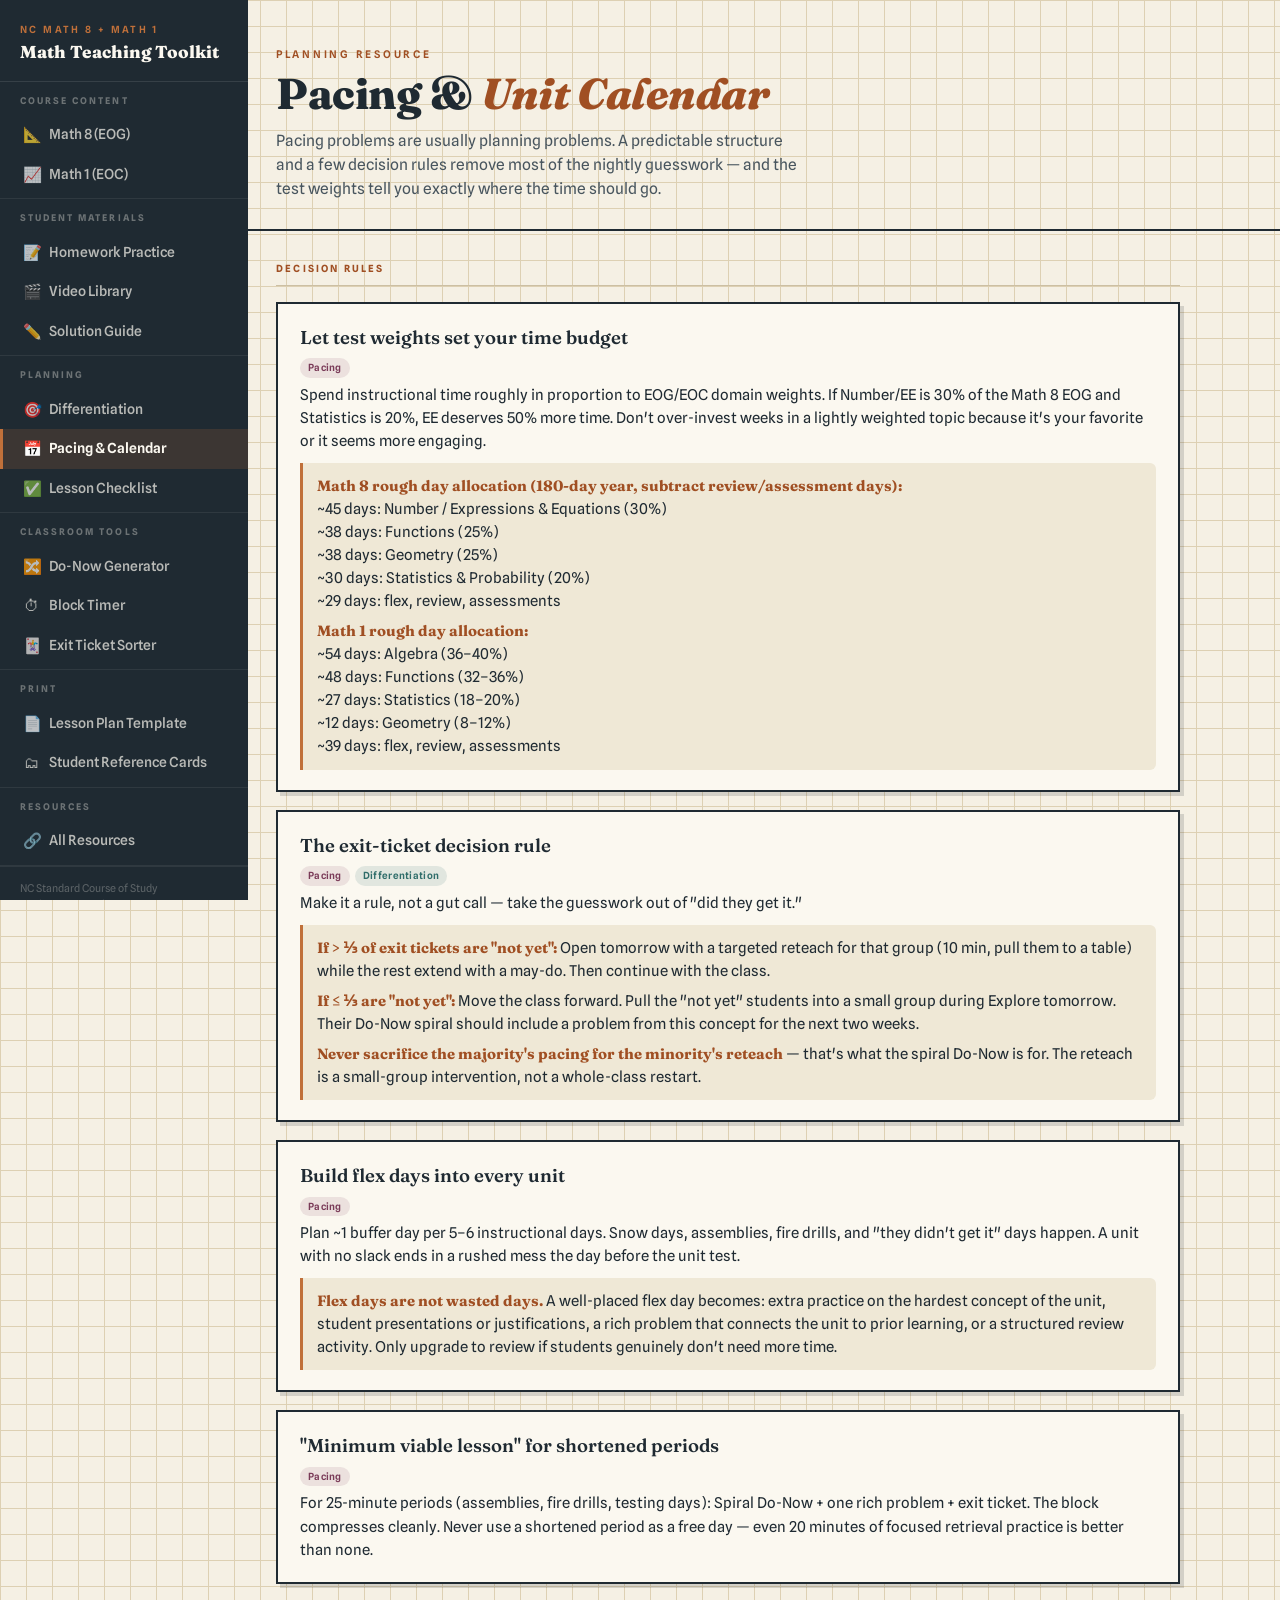
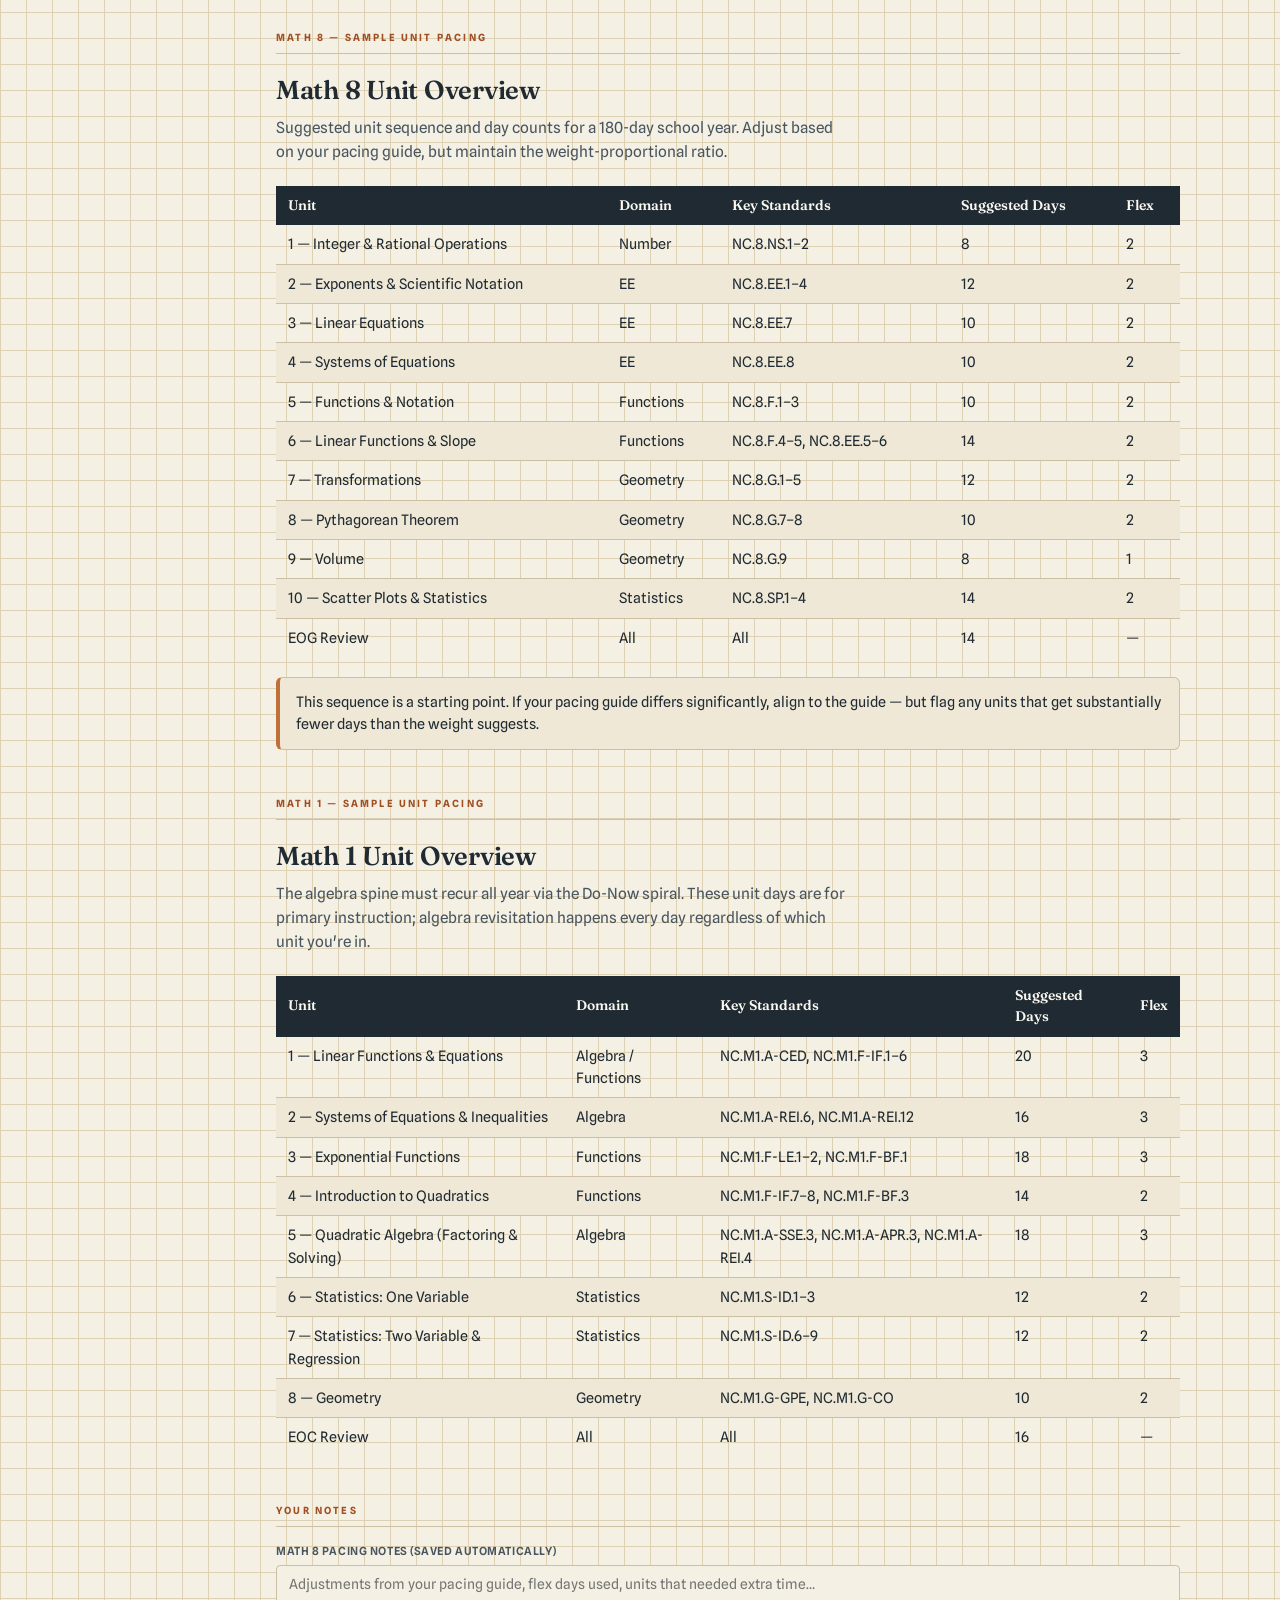
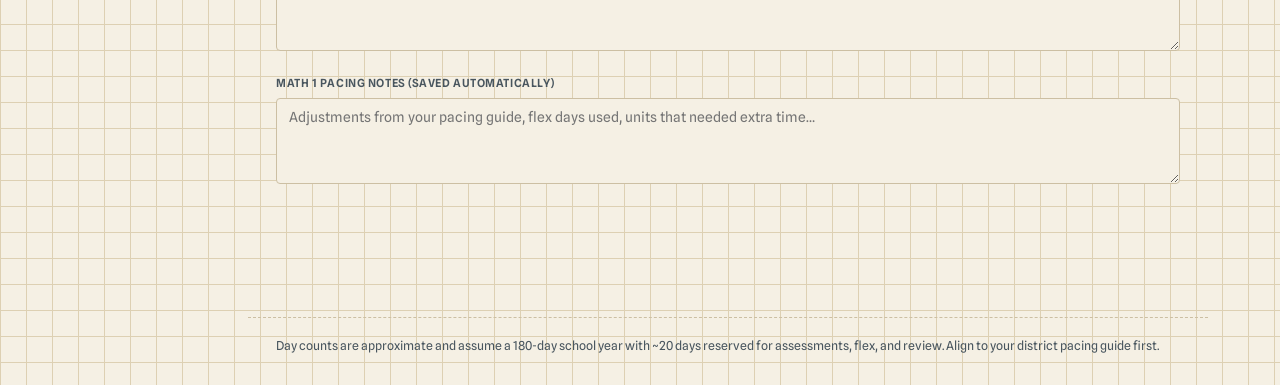
<file: pacing.html>
<!DOCTYPE html>
<html lang="en">
<head>
<meta charset="UTF-8">
<meta name="viewport" content="width=device-width, initial-scale=1.0">
<title>Pacing &amp; Calendar — Math Teaching Toolkit</title>
<link rel="stylesheet" href="css/style.css">
</head>
<body>
<button class="nav-toggle" id="navToggle" aria-label="Open menu"><span class="bar"></span><span class="bar"></span><span class="bar"></span></button>
<div class="overlay" id="overlay"></div>
<nav class="sidenav" id="sidenav">
  <div class="sidenav-brand"><a href="index.html"><div class="brand-eyebrow">NC Math 8 + Math 1</div><div class="brand-name">Math Teaching Toolkit</div></a></div>
  <div class="nav-group"><span class="nav-group-label">Course Content</span>
    <a class="nav-link" href="math8.html"><span class="icon">📐</span> Math 8 (EOG)</a>
    <a class="nav-link" href="math1.html"><span class="icon">📈</span> Math 1 (EOC)</a>
  </div>
  <div class="nav-group"><span class="nav-group-label">Student Materials</span>
    <a class="nav-link" href="homework.html"><span class="icon">📝</span> Homework Practice</a>
    <a class="nav-link" href="videos.html"><span class="icon">🎬</span> Video Library</a>
    <a class="nav-link" href="solution-guide.html"><span class="icon">✏️</span> Solution Guide</a>
  </div>
  <div class="nav-group"><span class="nav-group-label">Planning</span>
    <a class="nav-link" href="differentiation.html"><span class="icon">🎯</span> Differentiation</a>
    <a class="nav-link" href="pacing.html"><span class="icon">📅</span> Pacing &amp; Calendar</a>
    <a class="nav-link" href="checklist.html"><span class="icon">✅</span> Lesson Checklist</a>
  </div>
  <div class="nav-group"><span class="nav-group-label">Classroom Tools</span>
    <a class="nav-link" href="donow.html"><span class="icon">🔀</span> Do-Now Generator</a>
    <a class="nav-link" href="timer.html"><span class="icon">⏱</span> Block Timer</a>
    <a class="nav-link" href="exit-sort.html"><span class="icon">🃏</span> Exit Ticket Sorter</a>
  </div>
  <div class="nav-group"><span class="nav-group-label">Print</span>
    <a class="nav-link" href="lesson-plan.html"><span class="icon">📄</span> Lesson Plan Template</a>
    <a class="nav-link" href="reference-cards.html"><span class="icon">🗂</span> Student Reference Cards</a>
  </div>

  <div class="nav-group"><span class="nav-group-label">Resources</span>
    <a class="nav-link" href="resources.html"><span class="icon">🔗</span> All Resources</a>
  </div>
  <div class="nav-footer">NC Standard Course of Study<br>Math 8 EOG · Math 1 EOC</div>
</nav>

<main>
  <div class="page-header">
    <div class="page-eyebrow">Planning Resource</div>
    <h1>Pacing &amp; <em>Unit Calendar</em></h1>
    <p class="sub">Pacing problems are usually planning problems. A predictable structure and a few decision rules remove most of the nightly guesswork — and the test weights tell you exactly where the time should go.</p>
  </div>

  <div class="content">

    <div class="section">
      <div class="section-label">Decision Rules</div>

      <div class="card">
        <h3>Let test weights set your time budget</h3>
        <div class="tags"><span class="tag t-pac">Pacing</span></div>
        <p>Spend instructional time roughly in proportion to EOG/EOC domain weights. If Number/EE is 30% of the Math 8 EOG and Statistics is 20%, EE deserves 50% more time. Don't over-invest weeks in a lightly weighted topic because it's your favorite or it seems more engaging.</p>
        <div class="ex">
          <p><b>Math 8 rough day allocation (180-day year, subtract review/assessment days):</b><br>
          ~45 days: Number / Expressions &amp; Equations (30%)<br>
          ~38 days: Functions (25%)<br>
          ~38 days: Geometry (25%)<br>
          ~30 days: Statistics &amp; Probability (20%)<br>
          ~29 days: flex, review, assessments</p>
          <p><b>Math 1 rough day allocation:</b><br>
          ~54 days: Algebra (36–40%)<br>
          ~48 days: Functions (32–36%)<br>
          ~27 days: Statistics (18–20%)<br>
          ~12 days: Geometry (8–12%)<br>
          ~39 days: flex, review, assessments</p>
        </div>
      </div>

      <div class="card">
        <h3>The exit-ticket decision rule</h3>
        <div class="tags"><span class="tag t-pac">Pacing</span><span class="tag t-dif">Differentiation</span></div>
        <p>Make it a rule, not a gut call — take the guesswork out of "did they get it."</p>
        <div class="ex">
          <p><b>If &gt; ⅓ of exit tickets are "not yet":</b> Open tomorrow with a targeted reteach for that group (10 min, pull them to a table) while the rest extend with a may-do. Then continue with the class.</p>
          <p><b>If ≤ ⅓ are "not yet":</b> Move the class forward. Pull the "not yet" students into a small group during Explore tomorrow. Their Do-Now spiral should include a problem from this concept for the next two weeks.</p>
          <p><b>Never sacrifice the majority's pacing for the minority's reteach</b> — that's what the spiral Do-Now is for. The reteach is a small-group intervention, not a whole-class restart.</p>
        </div>
      </div>

      <div class="card">
        <h3>Build flex days into every unit</h3>
        <div class="tags"><span class="tag t-pac">Pacing</span></div>
        <p>Plan ~1 buffer day per 5–6 instructional days. Snow days, assemblies, fire drills, and "they didn't get it" days happen. A unit with no slack ends in a rushed mess the day before the unit test.</p>
        <div class="ex">
          <p><b>Flex days are not wasted days.</b> A well-placed flex day becomes: extra practice on the hardest concept of the unit, student presentations or justifications, a rich problem that connects the unit to prior learning, or a structured review activity. Only upgrade to review if students genuinely don't need more time.</p>
        </div>
      </div>

      <div class="card">
        <h3>"Minimum viable lesson" for shortened periods</h3>
        <div class="tags"><span class="tag t-pac">Pacing</span></div>
        <p>For 25-minute periods (assemblies, fire drills, testing days): Spiral Do-Now + one rich problem + exit ticket. The block compresses cleanly. Never use a shortened period as a free day — even 20 minutes of focused retrieval practice is better than none.</p>
      </div>
    </div>

    <!-- MATH 8 CALENDAR -->
    <div class="section">
      <div class="section-label">Math 8 — Sample Unit Pacing</div>
      <h2>Math 8 Unit Overview</h2>
      <p class="lede">Suggested unit sequence and day counts for a 180-day school year. Adjust based on your pacing guide, but maintain the weight-proportional ratio.</p>

      <div class="table-wrap">
        <table>
          <thead>
            <tr><th>Unit</th><th>Domain</th><th>Key Standards</th><th>Suggested Days</th><th>Flex</th></tr>
          </thead>
          <tbody>
            <tr><td>1 — Integer &amp; Rational Operations</td><td>Number</td><td>NC.8.NS.1–2</td><td>8</td><td>2</td></tr>
            <tr><td>2 — Exponents &amp; Scientific Notation</td><td>EE</td><td>NC.8.EE.1–4</td><td>12</td><td>2</td></tr>
            <tr><td>3 — Linear Equations</td><td>EE</td><td>NC.8.EE.7</td><td>10</td><td>2</td></tr>
            <tr><td>4 — Systems of Equations</td><td>EE</td><td>NC.8.EE.8</td><td>10</td><td>2</td></tr>
            <tr><td>5 — Functions &amp; Notation</td><td>Functions</td><td>NC.8.F.1–3</td><td>10</td><td>2</td></tr>
            <tr><td>6 — Linear Functions &amp; Slope</td><td>Functions</td><td>NC.8.F.4–5, NC.8.EE.5–6</td><td>14</td><td>2</td></tr>
            <tr><td>7 — Transformations</td><td>Geometry</td><td>NC.8.G.1–5</td><td>12</td><td>2</td></tr>
            <tr><td>8 — Pythagorean Theorem</td><td>Geometry</td><td>NC.8.G.7–8</td><td>10</td><td>2</td></tr>
            <tr><td>9 — Volume</td><td>Geometry</td><td>NC.8.G.9</td><td>8</td><td>1</td></tr>
            <tr><td>10 — Scatter Plots &amp; Statistics</td><td>Statistics</td><td>NC.8.SP.1–4</td><td>14</td><td>2</td></tr>
            <tr><td>EOG Review</td><td>All</td><td>All</td><td>14</td><td>—</td></tr>
          </tbody>
        </table>
      </div>
      <div class="callout warn">This sequence is a starting point. If your pacing guide differs significantly, align to the guide — but flag any units that get substantially fewer days than the weight suggests.</div>
    </div>

    <!-- MATH 1 CALENDAR -->
    <div class="section">
      <div class="section-label">Math 1 — Sample Unit Pacing</div>
      <h2>Math 1 Unit Overview</h2>
      <p class="lede">The algebra spine must recur all year via the Do-Now spiral. These unit days are for primary instruction; algebra revisitation happens every day regardless of which unit you're in.</p>

      <div class="table-wrap">
        <table>
          <thead>
            <tr><th>Unit</th><th>Domain</th><th>Key Standards</th><th>Suggested Days</th><th>Flex</th></tr>
          </thead>
          <tbody>
            <tr><td>1 — Linear Functions &amp; Equations</td><td>Algebra / Functions</td><td>NC.M1.A-CED, NC.M1.F-IF.1–6</td><td>20</td><td>3</td></tr>
            <tr><td>2 — Systems of Equations &amp; Inequalities</td><td>Algebra</td><td>NC.M1.A-REI.6, NC.M1.A-REI.12</td><td>16</td><td>3</td></tr>
            <tr><td>3 — Exponential Functions</td><td>Functions</td><td>NC.M1.F-LE.1–2, NC.M1.F-BF.1</td><td>18</td><td>3</td></tr>
            <tr><td>4 — Introduction to Quadratics</td><td>Functions</td><td>NC.M1.F-IF.7–8, NC.M1.F-BF.3</td><td>14</td><td>2</td></tr>
            <tr><td>5 — Quadratic Algebra (Factoring &amp; Solving)</td><td>Algebra</td><td>NC.M1.A-SSE.3, NC.M1.A-APR.3, NC.M1.A-REI.4</td><td>18</td><td>3</td></tr>
            <tr><td>6 — Statistics: One Variable</td><td>Statistics</td><td>NC.M1.S-ID.1–3</td><td>12</td><td>2</td></tr>
            <tr><td>7 — Statistics: Two Variable &amp; Regression</td><td>Statistics</td><td>NC.M1.S-ID.6–9</td><td>12</td><td>2</td></tr>
            <tr><td>8 — Geometry</td><td>Geometry</td><td>NC.M1.G-GPE, NC.M1.G-CO</td><td>10</td><td>2</td></tr>
            <tr><td>EOC Review</td><td>All</td><td>All</td><td>16</td><td>—</td></tr>
          </tbody>
        </table>
      </div>
    </div>

    <!-- NOTES -->
    <div class="section">
      <div class="section-label">Your Notes</div>
      <label class="notes-label">Math 8 pacing notes (saved automatically)</label>
      <textarea class="notes-field" data-note="pacing-math8" rows="4" placeholder="Adjustments from your pacing guide, flex days used, units that needed extra time…"></textarea>
      <label class="notes-label" style="margin-top:16px">Math 1 pacing notes (saved automatically)</label>
      <textarea class="notes-field" data-note="pacing-math1" rows="4" placeholder="Adjustments from your pacing guide, flex days used, units that needed extra time…"></textarea>
    </div>

  </div>
  <footer>Day counts are approximate and assume a 180-day school year with ~20 days reserved for assessments, flex, and review. Align to your district pacing guide first.</footer>
</main>

<script src="js/app.js"></script>
<script>initNotes('pacing');</script>
</body>
</html>
</file>
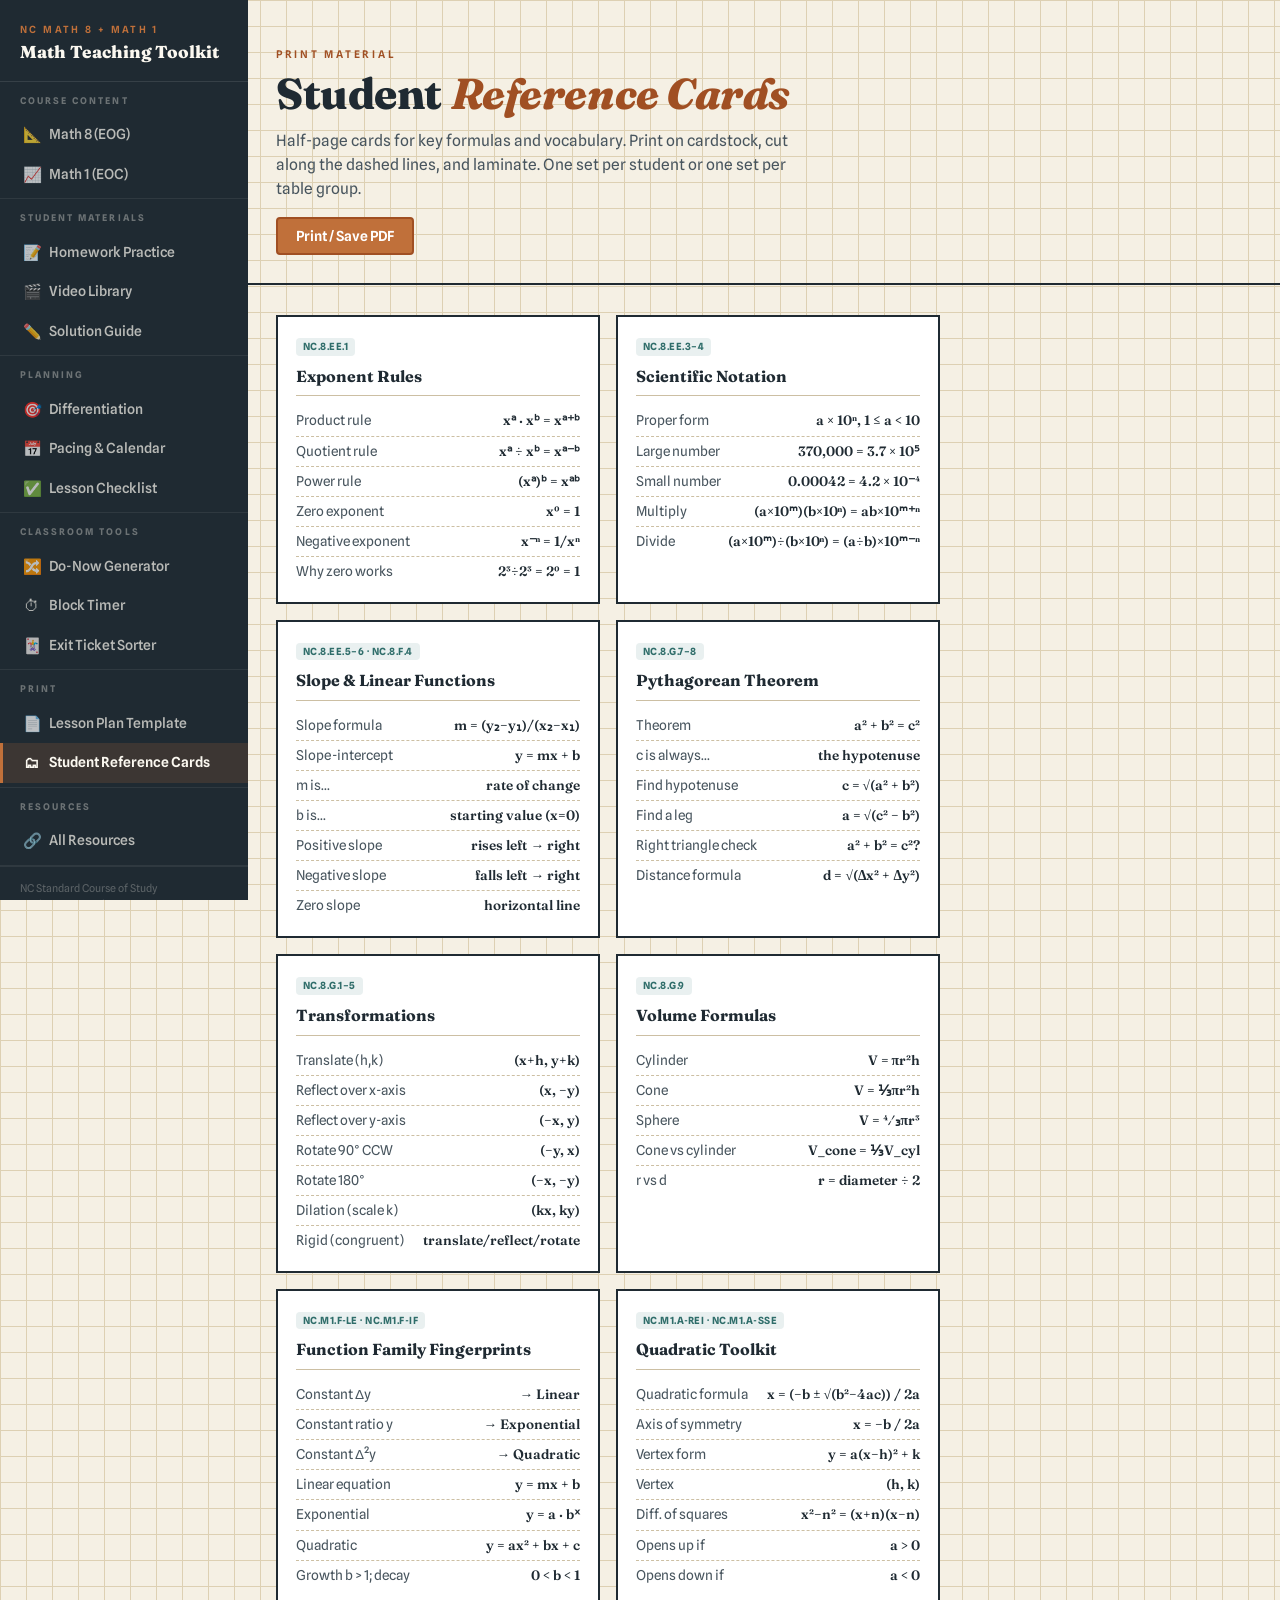
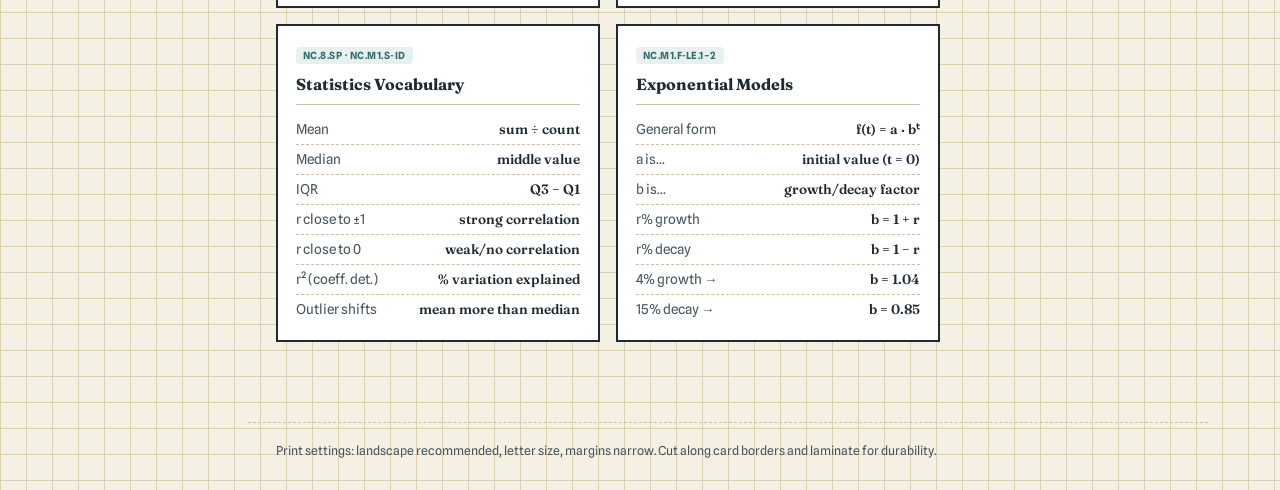
<file: reference-cards.html>
<!DOCTYPE html>
<html lang="en">
<head>
<meta charset="UTF-8">
<meta name="viewport" content="width=device-width, initial-scale=1.0">
<title>Student Reference Cards — Math Teaching Toolkit</title>
<link rel="stylesheet" href="css/style.css">
</head>
<body>
<button class="nav-toggle no-print" id="navToggle" aria-label="Open menu"><span class="bar"></span><span class="bar"></span><span class="bar"></span></button>
<div class="overlay no-print" id="overlay"></div>
<nav class="sidenav no-print" id="sidenav">
  <div class="sidenav-brand"><a href="index.html"><div class="brand-eyebrow">NC Math 8 + Math 1</div><div class="brand-name">Math Teaching Toolkit</div></a></div>
  <div class="nav-group"><span class="nav-group-label">Course Content</span>
    <a class="nav-link" href="math8.html"><span class="icon">📐</span> Math 8 (EOG)</a>
    <a class="nav-link" href="math1.html"><span class="icon">📈</span> Math 1 (EOC)</a>
  </div>
  <div class="nav-group"><span class="nav-group-label">Student Materials</span>
    <a class="nav-link" href="homework.html"><span class="icon">📝</span> Homework Practice</a>
    <a class="nav-link" href="videos.html"><span class="icon">🎬</span> Video Library</a>
    <a class="nav-link" href="solution-guide.html"><span class="icon">✏️</span> Solution Guide</a>
  </div>
  <div class="nav-group"><span class="nav-group-label">Planning</span>
    <a class="nav-link" href="differentiation.html"><span class="icon">🎯</span> Differentiation</a>
    <a class="nav-link" href="pacing.html"><span class="icon">📅</span> Pacing &amp; Calendar</a>
    <a class="nav-link" href="checklist.html"><span class="icon">✅</span> Lesson Checklist</a>
  </div>
  <div class="nav-group"><span class="nav-group-label">Classroom Tools</span>
    <a class="nav-link" href="donow.html"><span class="icon">🔀</span> Do-Now Generator</a>
    <a class="nav-link" href="timer.html"><span class="icon">⏱</span> Block Timer</a>
    <a class="nav-link" href="exit-sort.html"><span class="icon">🃏</span> Exit Ticket Sorter</a>
  </div>
  <div class="nav-group"><span class="nav-group-label">Print</span>
    <a class="nav-link" href="lesson-plan.html"><span class="icon">📄</span> Lesson Plan Template</a>
    <a class="nav-link" href="reference-cards.html"><span class="icon">🗂</span> Student Reference Cards</a>
  </div>

  <div class="nav-group"><span class="nav-group-label">Resources</span>
    <a class="nav-link" href="resources.html"><span class="icon">🔗</span> All Resources</a>
  </div>
  <div class="nav-footer">NC Standard Course of Study<br>Math 8 EOG · Math 1 EOC</div>
</nav>

<main>
  <div class="page-header no-print">
    <div class="page-eyebrow">Print Material</div>
    <h1>Student <em>Reference Cards</em></h1>
    <p class="sub">Half-page cards for key formulas and vocabulary. Print on cardstock, cut along the dashed lines, and laminate. One set per student or one set per table group.</p>
    <div class="btn-group">
      <button class="btn btn-ochre" onclick="window.print()">Print / Save PDF</button>
    </div>
  </div>

  <div class="content print-wrap">

    <div class="ref-card-grid">

      <!-- CARD 1: Exponent rules -->
      <div class="ref-card">
        <div class="std-badge">NC.8.EE.1</div>
        <h3>Exponent Rules</h3>
        <div class="ref-row"><span class="concept">Product rule</span><span class="formula">xᵃ · xᵇ = xᵃ⁺ᵇ</span></div>
        <div class="ref-row"><span class="concept">Quotient rule</span><span class="formula">xᵃ ÷ xᵇ = xᵃ⁻ᵇ</span></div>
        <div class="ref-row"><span class="concept">Power rule</span><span class="formula">(xᵃ)ᵇ = xᵃᵇ</span></div>
        <div class="ref-row"><span class="concept">Zero exponent</span><span class="formula">x⁰ = 1</span></div>
        <div class="ref-row"><span class="concept">Negative exponent</span><span class="formula">x⁻ⁿ = 1/xⁿ</span></div>
        <div class="ref-row"><span class="concept">Why zero works</span><span class="formula">2³÷2³ = 2⁰ = 1</span></div>
      </div>

      <!-- CARD 2: Scientific Notation -->
      <div class="ref-card">
        <div class="std-badge">NC.8.EE.3–4</div>
        <h3>Scientific Notation</h3>
        <div class="ref-row"><span class="concept">Proper form</span><span class="formula">a × 10ⁿ, 1 ≤ a &lt; 10</span></div>
        <div class="ref-row"><span class="concept">Large number</span><span class="formula">370,000 = 3.7 × 10⁵</span></div>
        <div class="ref-row"><span class="concept">Small number</span><span class="formula">0.00042 = 4.2 × 10⁻⁴</span></div>
        <div class="ref-row"><span class="concept">Multiply</span><span class="formula">(a×10ᵐ)(b×10ⁿ) = ab×10ᵐ⁺ⁿ</span></div>
        <div class="ref-row"><span class="concept">Divide</span><span class="formula">(a×10ᵐ)÷(b×10ⁿ) = (a÷b)×10ᵐ⁻ⁿ</span></div>
      </div>

      <!-- CARD 3: Slope & Linear -->
      <div class="ref-card">
        <div class="std-badge">NC.8.EE.5–6 · NC.8.F.4</div>
        <h3>Slope &amp; Linear Functions</h3>
        <div class="ref-row"><span class="concept">Slope formula</span><span class="formula">m = (y₂−y₁)/(x₂−x₁)</span></div>
        <div class="ref-row"><span class="concept">Slope-intercept</span><span class="formula">y = mx + b</span></div>
        <div class="ref-row"><span class="concept">m is…</span><span class="formula">rate of change</span></div>
        <div class="ref-row"><span class="concept">b is…</span><span class="formula">starting value (x=0)</span></div>
        <div class="ref-row"><span class="concept">Positive slope</span><span class="formula">rises left → right</span></div>
        <div class="ref-row"><span class="concept">Negative slope</span><span class="formula">falls left → right</span></div>
        <div class="ref-row"><span class="concept">Zero slope</span><span class="formula">horizontal line</span></div>
      </div>

      <!-- CARD 4: Pythagorean Theorem -->
      <div class="ref-card">
        <div class="std-badge">NC.8.G.7–8</div>
        <h3>Pythagorean Theorem</h3>
        <div class="ref-row"><span class="concept">Theorem</span><span class="formula">a² + b² = c²</span></div>
        <div class="ref-row"><span class="concept">c is always…</span><span class="formula">the hypotenuse</span></div>
        <div class="ref-row"><span class="concept">Find hypotenuse</span><span class="formula">c = √(a² + b²)</span></div>
        <div class="ref-row"><span class="concept">Find a leg</span><span class="formula">a = √(c² − b²)</span></div>
        <div class="ref-row"><span class="concept">Right triangle check</span><span class="formula">a² + b² = c²?</span></div>
        <div class="ref-row"><span class="concept">Distance formula</span><span class="formula">d = √(Δx² + Δy²)</span></div>
      </div>

      <!-- CARD 5: Transformations -->
      <div class="ref-card">
        <div class="std-badge">NC.8.G.1–5</div>
        <h3>Transformations</h3>
        <div class="ref-row"><span class="concept">Translate (h,k)</span><span class="formula">(x+h, y+k)</span></div>
        <div class="ref-row"><span class="concept">Reflect over x-axis</span><span class="formula">(x, −y)</span></div>
        <div class="ref-row"><span class="concept">Reflect over y-axis</span><span class="formula">(−x, y)</span></div>
        <div class="ref-row"><span class="concept">Rotate 90° CCW</span><span class="formula">(−y, x)</span></div>
        <div class="ref-row"><span class="concept">Rotate 180°</span><span class="formula">(−x, −y)</span></div>
        <div class="ref-row"><span class="concept">Dilation (scale k)</span><span class="formula">(kx, ky)</span></div>
        <div class="ref-row"><span class="concept">Rigid (congruent)</span><span class="formula">translate/reflect/rotate</span></div>
      </div>

      <!-- CARD 6: Volume -->
      <div class="ref-card">
        <div class="std-badge">NC.8.G.9</div>
        <h3>Volume Formulas</h3>
        <div class="ref-row"><span class="concept">Cylinder</span><span class="formula">V = πr²h</span></div>
        <div class="ref-row"><span class="concept">Cone</span><span class="formula">V = ⅓πr²h</span></div>
        <div class="ref-row"><span class="concept">Sphere</span><span class="formula">V = ⁴⁄₃πr³</span></div>
        <div class="ref-row"><span class="concept">Cone vs cylinder</span><span class="formula">V_cone = ⅓V_cyl</span></div>
        <div class="ref-row"><span class="concept">r vs d</span><span class="formula">r = diameter ÷ 2</span></div>
      </div>

      <!-- CARD 7: Function families -->
      <div class="ref-card">
        <div class="std-badge">NC.M1.F-LE · NC.M1.F-IF</div>
        <h3>Function Family Fingerprints</h3>
        <div class="ref-row"><span class="concept">Constant Δy</span><span class="formula">→ Linear</span></div>
        <div class="ref-row"><span class="concept">Constant ratio y</span><span class="formula">→ Exponential</span></div>
        <div class="ref-row"><span class="concept">Constant Δ²y</span><span class="formula">→ Quadratic</span></div>
        <div class="ref-row"><span class="concept">Linear equation</span><span class="formula">y = mx + b</span></div>
        <div class="ref-row"><span class="concept">Exponential</span><span class="formula">y = a · bˣ</span></div>
        <div class="ref-row"><span class="concept">Quadratic</span><span class="formula">y = ax² + bx + c</span></div>
        <div class="ref-row"><span class="concept">Growth b &gt; 1; decay</span><span class="formula">0 &lt; b &lt; 1</span></div>
      </div>

      <!-- CARD 8: Quadratic algebra -->
      <div class="ref-card">
        <div class="std-badge">NC.M1.A-REI · NC.M1.A-SSE</div>
        <h3>Quadratic Toolkit</h3>
        <div class="ref-row"><span class="concept">Quadratic formula</span><span class="formula">x = (−b ± √(b²−4ac)) / 2a</span></div>
        <div class="ref-row"><span class="concept">Axis of symmetry</span><span class="formula">x = −b / 2a</span></div>
        <div class="ref-row"><span class="concept">Vertex form</span><span class="formula">y = a(x−h)² + k</span></div>
        <div class="ref-row"><span class="concept">Vertex</span><span class="formula">(h, k)</span></div>
        <div class="ref-row"><span class="concept">Diff. of squares</span><span class="formula">x²−n² = (x+n)(x−n)</span></div>
        <div class="ref-row"><span class="concept">Opens up if</span><span class="formula">a &gt; 0</span></div>
        <div class="ref-row"><span class="concept">Opens down if</span><span class="formula">a &lt; 0</span></div>
      </div>

      <!-- CARD 9: Statistics -->
      <div class="ref-card">
        <div class="std-badge">NC.8.SP · NC.M1.S-ID</div>
        <h3>Statistics Vocabulary</h3>
        <div class="ref-row"><span class="concept">Mean</span><span class="formula">sum ÷ count</span></div>
        <div class="ref-row"><span class="concept">Median</span><span class="formula">middle value</span></div>
        <div class="ref-row"><span class="concept">IQR</span><span class="formula">Q3 − Q1</span></div>
        <div class="ref-row"><span class="concept">r close to ±1</span><span class="formula">strong correlation</span></div>
        <div class="ref-row"><span class="concept">r close to 0</span><span class="formula">weak/no correlation</span></div>
        <div class="ref-row"><span class="concept">r² (coeff. det.)</span><span class="formula">% variation explained</span></div>
        <div class="ref-row"><span class="concept">Outlier shifts</span><span class="formula">mean more than median</span></div>
      </div>

      <!-- CARD 10: Exponential context -->
      <div class="ref-card">
        <div class="std-badge">NC.M1.F-LE.1–2</div>
        <h3>Exponential Models</h3>
        <div class="ref-row"><span class="concept">General form</span><span class="formula">f(t) = a · bᵗ</span></div>
        <div class="ref-row"><span class="concept">a is…</span><span class="formula">initial value (t = 0)</span></div>
        <div class="ref-row"><span class="concept">b is…</span><span class="formula">growth/decay factor</span></div>
        <div class="ref-row"><span class="concept">r% growth</span><span class="formula">b = 1 + r</span></div>
        <div class="ref-row"><span class="concept">r% decay</span><span class="formula">b = 1 − r</span></div>
        <div class="ref-row"><span class="concept">4% growth →</span><span class="formula">b = 1.04</span></div>
        <div class="ref-row"><span class="concept">15% decay →</span><span class="formula">b = 0.85</span></div>
      </div>

    </div><!-- /ref-card-grid -->

  </div>
  <footer class="no-print">Print settings: landscape recommended, letter size, margins narrow. Cut along card borders and laminate for durability.</footer>
</main>

<script src="js/app.js"></script>
</body>
</html>
</file>
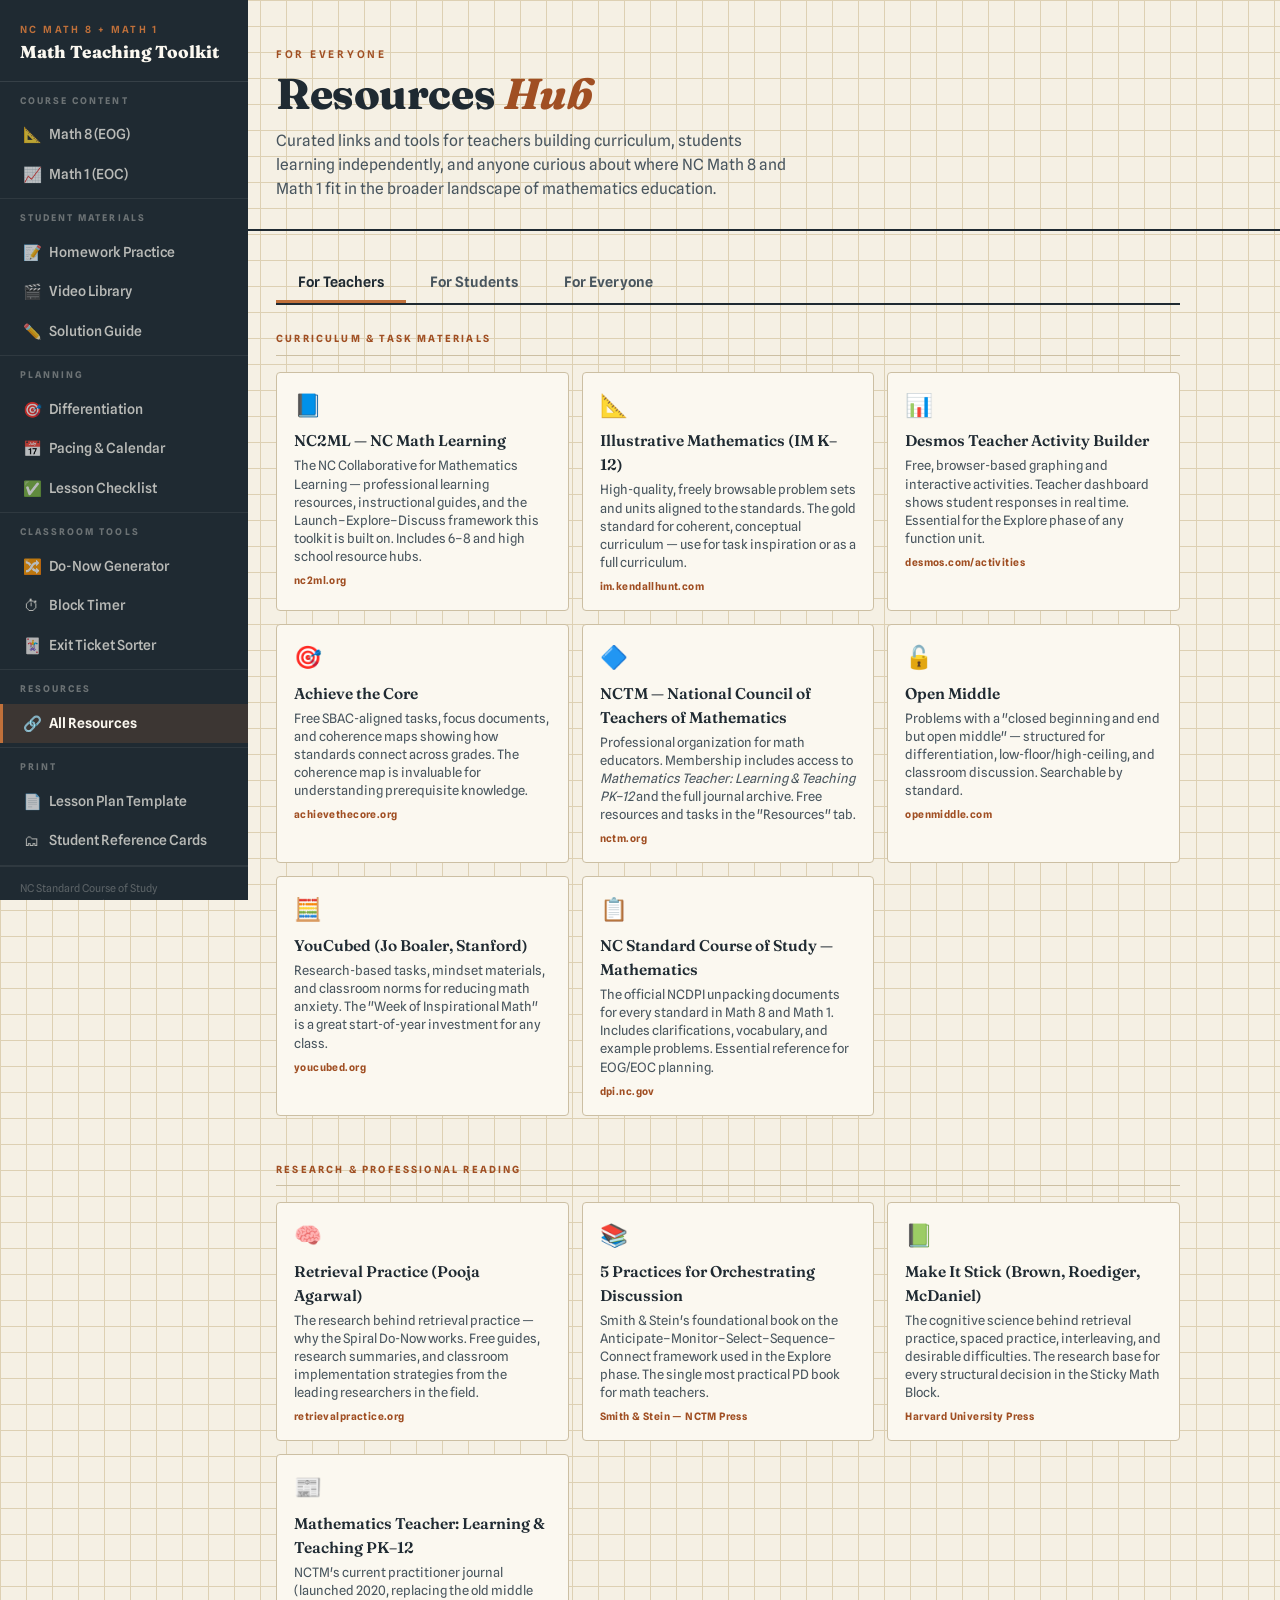
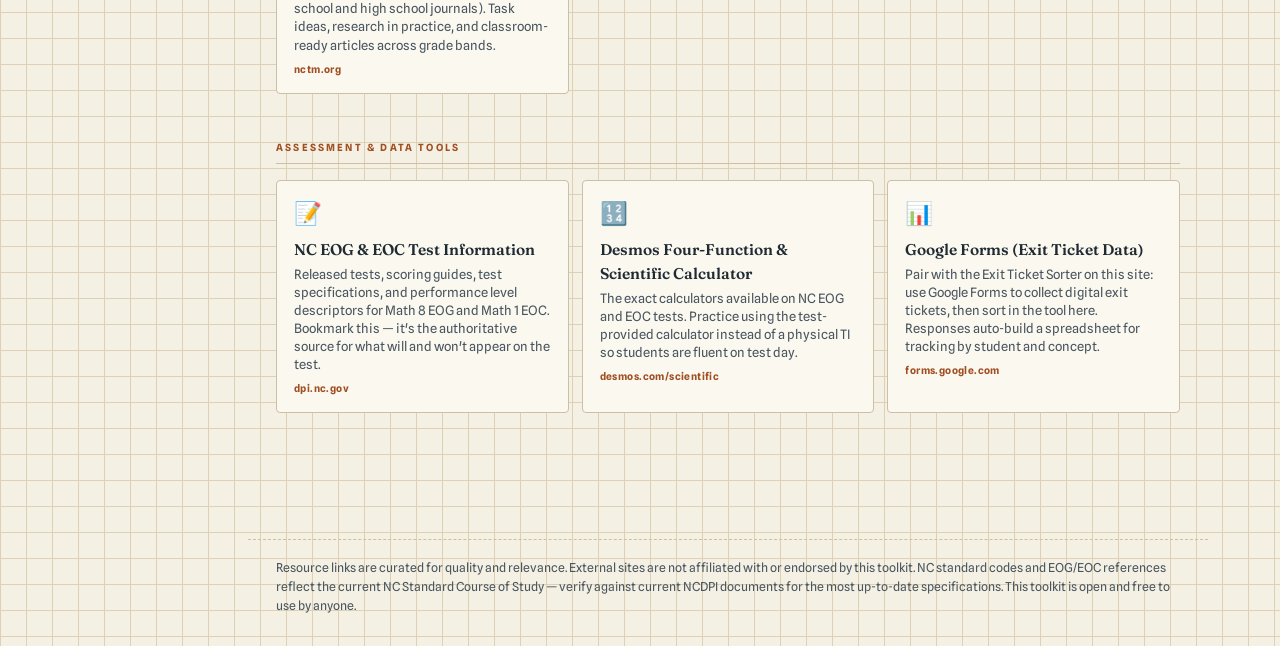
<file: resources.html>
<!DOCTYPE html>
<html lang="en">
<head>
<meta charset="UTF-8">
<meta name="viewport" content="width=device-width, initial-scale=1.0">
<title>Resources Hub — Math Teaching Toolkit</title>
<link rel="stylesheet" href="css/style.css">
</head>
<body>
<button class="nav-toggle" id="navToggle" aria-label="Open menu"><span class="bar"></span><span class="bar"></span><span class="bar"></span></button>
<div class="overlay" id="overlay"></div>
<nav class="sidenav" id="sidenav">
  <div class="sidenav-brand"><a href="index.html"><div class="brand-eyebrow">NC Math 8 + Math 1</div><div class="brand-name">Math Teaching Toolkit</div></a></div>
  <div class="nav-group"><span class="nav-group-label">Course Content</span>
    <a class="nav-link" href="math8.html"><span class="icon">📐</span> Math 8 (EOG)</a>
    <a class="nav-link" href="math1.html"><span class="icon">📈</span> Math 1 (EOC)</a>
  </div>
  <div class="nav-group"><span class="nav-group-label">Student Materials</span>
    <a class="nav-link" href="homework.html"><span class="icon">📝</span> Homework Practice</a>
    <a class="nav-link" href="videos.html"><span class="icon">🎬</span> Video Library</a>
    <a class="nav-link" href="solution-guide.html"><span class="icon">✏️</span> Solution Guide</a>
  </div>
  <div class="nav-group"><span class="nav-group-label">Planning</span>
    <a class="nav-link" href="differentiation.html"><span class="icon">🎯</span> Differentiation</a>
    <a class="nav-link" href="pacing.html"><span class="icon">📅</span> Pacing &amp; Calendar</a>
    <a class="nav-link" href="checklist.html"><span class="icon">✅</span> Lesson Checklist</a>
  </div>
  <div class="nav-group"><span class="nav-group-label">Classroom Tools</span>
    <a class="nav-link" href="donow.html"><span class="icon">🔀</span> Do-Now Generator</a>
    <a class="nav-link" href="timer.html"><span class="icon">⏱</span> Block Timer</a>
    <a class="nav-link" href="exit-sort.html"><span class="icon">🃏</span> Exit Ticket Sorter</a>
  </div>
  <div class="nav-group"><span class="nav-group-label">Resources</span>
    <a class="nav-link" href="resources.html"><span class="icon">🔗</span> All Resources</a>
  </div>
  <div class="nav-group"><span class="nav-group-label">Print</span>
    <a class="nav-link" href="lesson-plan.html"><span class="icon">📄</span> Lesson Plan Template</a>
    <a class="nav-link" href="reference-cards.html"><span class="icon">🗂</span> Student Reference Cards</a>
  </div>
  <div class="nav-footer">NC Standard Course of Study<br>Math 8 EOG · Math 1 EOC</div>
</nav>

<main>
  <div class="page-header">
    <div class="page-eyebrow">For Everyone</div>
    <h1>Resources <em>Hub</em></h1>
    <p class="sub">Curated links and tools for teachers building curriculum, students learning independently, and anyone curious about where NC Math 8 and Math 1 fit in the broader landscape of mathematics education.</p>
  </div>

  <div class="content">

    <div class="audience-tabs">
      <button class="atab active" data-tab="teachers">For Teachers</button>
      <button class="atab" data-tab="students">For Students</button>
      <button class="atab" data-tab="everyone">For Everyone</button>
    </div>

    <!-- ===== TAB: TEACHERS ===== -->
    <div class="atab-panel active" id="tab-teachers">

      <div class="section">
        <div class="section-label">Curriculum &amp; Task Materials</div>
        <div class="resource-grid">
          <a class="resource-card" href="https://www.nc2ml.org/" target="_blank" rel="noopener">
            <div class="rc-icon">📘</div>
            <h4>NC2ML — NC Math Learning</h4>
            <p>The NC Collaborative for Mathematics Learning — professional learning resources, instructional guides, and the Launch–Explore–Discuss framework this toolkit is built on. Includes 6–8 and high school resource hubs.</p>
            <div class="resource-url">nc2ml.org</div>
          </a>
          <a class="resource-card" href="https://im.kendallhunt.com" target="_blank" rel="noopener">
            <div class="rc-icon">📐</div>
            <h4>Illustrative Mathematics (IM K–12)</h4>
            <p>High-quality, freely browsable problem sets and units aligned to the standards. The gold standard for coherent, conceptual curriculum — use for task inspiration or as a full curriculum.</p>
            <div class="resource-url">im.kendallhunt.com</div>
          </a>
          <a class="resource-card" href="https://www.desmos.com/activities" target="_blank" rel="noopener">
            <div class="rc-icon">📊</div>
            <h4>Desmos Teacher Activity Builder</h4>
            <p>Free, browser-based graphing and interactive activities. Teacher dashboard shows student responses in real time. Essential for the Explore phase of any function unit.</p>
            <div class="resource-url">desmos.com/activities</div>
          </a>
          <a class="resource-card" href="https://achievethecore.org" target="_blank" rel="noopener">
            <div class="rc-icon">🎯</div>
            <h4>Achieve the Core</h4>
            <p>Free SBAC-aligned tasks, focus documents, and coherence maps showing how standards connect across grades. The coherence map is invaluable for understanding prerequisite knowledge.</p>
            <div class="resource-url">achievethecore.org</div>
          </a>
          <a class="resource-card" href="https://www.nctm.org" target="_blank" rel="noopener">
            <div class="rc-icon">🔷</div>
            <h4>NCTM — National Council of Teachers of Mathematics</h4>
            <p>Professional organization for math educators. Membership includes access to <em>Mathematics Teacher: Learning &amp; Teaching PK–12</em> and the full journal archive. Free resources and tasks in the "Resources" tab.</p>
            <div class="resource-url">nctm.org</div>
          </a>
          <a class="resource-card" href="https://www.openmiddle.com" target="_blank" rel="noopener">
            <div class="rc-icon">🔓</div>
            <h4>Open Middle</h4>
            <p>Problems with a "closed beginning and end but open middle" — structured for differentiation, low-floor/high-ceiling, and classroom discussion. Searchable by standard.</p>
            <div class="resource-url">openmiddle.com</div>
          </a>
          <a class="resource-card" href="https://www.youcubed.org" target="_blank" rel="noopener">
            <div class="rc-icon">🧮</div>
            <h4>YouCubed (Jo Boaler, Stanford)</h4>
            <p>Research-based tasks, mindset materials, and classroom norms for reducing math anxiety. The "Week of Inspirational Math" is a great start-of-year investment for any class.</p>
            <div class="resource-url">youcubed.org</div>
          </a>
          <a class="resource-card" href="https://www.dpi.nc.gov/districts-schools/classroom-resources/academic-standards/standard-course-study/mathematics" target="_blank" rel="noopener">
            <div class="rc-icon">📋</div>
            <h4>NC Standard Course of Study — Mathematics</h4>
            <p>The official NCDPI unpacking documents for every standard in Math 8 and Math 1. Includes clarifications, vocabulary, and example problems. Essential reference for EOG/EOC planning.</p>
            <div class="resource-url">dpi.nc.gov</div>
          </a>
        </div>
      </div>

      <div class="section">
        <div class="section-label">Research &amp; Professional Reading</div>
        <div class="resource-grid">
          <a class="resource-card" href="https://www.retrievalpractice.org" target="_blank" rel="noopener">
            <div class="rc-icon">🧠</div>
            <h4>Retrieval Practice (Pooja Agarwal)</h4>
            <p>The research behind retrieval practice — why the Spiral Do-Now works. Free guides, research summaries, and classroom implementation strategies from the leading researchers in the field.</p>
            <div class="resource-url">retrievalpractice.org</div>
          </a>
          <a class="resource-card" href="https://www.amazon.com/5-Practices-Orchestrating-Productive-Mathematics/dp/0873536770" target="_blank" rel="noopener">
            <div class="rc-icon">📚</div>
            <h4>5 Practices for Orchestrating Discussion</h4>
            <p>Smith &amp; Stein's foundational book on the Anticipate–Monitor–Select–Sequence–Connect framework used in the Explore phase. The single most practical PD book for math teachers.</p>
            <div class="resource-url">Smith &amp; Stein — NCTM Press</div>
          </a>
          <a class="resource-card" href="https://www.amazon.com/Make-Stick-Science-Successful-Learning/dp/0674729013" target="_blank" rel="noopener">
            <div class="rc-icon">📗</div>
            <h4>Make It Stick (Brown, Roediger, McDaniel)</h4>
            <p>The cognitive science behind retrieval practice, spaced practice, interleaving, and desirable difficulties. The research base for every structural decision in the Sticky Math Block.</p>
            <div class="resource-url">Harvard University Press</div>
          </a>
          <a class="resource-card" href="https://www.nctm.org/Publications/Mathematics-Teacher_-Learning-and-Teaching-PK-12/" target="_blank" rel="noopener">
            <div class="rc-icon">📰</div>
            <h4>Mathematics Teacher: Learning &amp; Teaching PK–12</h4>
            <p>NCTM's current practitioner journal (launched 2020, replacing the old middle school and high school journals). Task ideas, research in practice, and classroom-ready articles across grade bands.</p>
            <div class="resource-url">nctm.org</div>
          </a>
        </div>
      </div>

      <div class="section">
        <div class="section-label">Assessment &amp; Data Tools</div>
        <div class="resource-grid">
          <a class="resource-card" href="https://www.dpi.nc.gov/districts-schools/accountability-and-testing/state-tests/end-course-eoc" target="_blank" rel="noopener">
            <div class="rc-icon">📝</div>
            <h4>NC EOG &amp; EOC Test Information</h4>
            <p>Released tests, scoring guides, test specifications, and performance level descriptors for Math 8 EOG and Math 1 EOC. Bookmark this — it's the authoritative source for what will and won't appear on the test.</p>
            <div class="resource-url">dpi.nc.gov</div>
          </a>
          <a class="resource-card" href="https://www.desmos.com/scientific" target="_blank" rel="noopener">
            <div class="rc-icon">🔢</div>
            <h4>Desmos Four-Function &amp; Scientific Calculator</h4>
            <p>The exact calculators available on NC EOG and EOC tests. Practice using the test-provided calculator instead of a physical TI so students are fluent on test day.</p>
            <div class="resource-url">desmos.com/scientific</div>
          </a>
          <a class="resource-card" href="https://forms.google.com" target="_blank" rel="noopener">
            <div class="rc-icon">📊</div>
            <h4>Google Forms (Exit Ticket Data)</h4>
            <p>Pair with the Exit Ticket Sorter on this site: use Google Forms to collect digital exit tickets, then sort in the tool here. Responses auto-build a spreadsheet for tracking by student and concept.</p>
            <div class="resource-url">forms.google.com</div>
          </a>
        </div>
      </div>

    </div><!-- /tab-teachers -->

    <!-- ===== TAB: STUDENTS ===== -->
    <div class="atab-panel" id="tab-students">

      <div class="section">
        <div class="section-label">Practice &amp; Learning</div>
        <div class="resource-grid">
          <a class="resource-card" href="https://www.khanacademy.org/math/cc-eighth-grade-math" target="_blank" rel="noopener">
            <div class="rc-icon">📐</div>
            <h4>Khan Academy — Math 8</h4>
            <p>Free, complete Math 8 course with video explanations, practice problems, and mastery tracking. If you missed a lesson or need extra help, start here. Your teacher may be able to assign specific exercises.</p>
            <div class="resource-url">khanacademy.org</div>
          </a>
          <a class="resource-card" href="https://www.khanacademy.org/math/algebra" target="_blank" rel="noopener">
            <div class="rc-icon">📈</div>
            <h4>Khan Academy — Algebra 1 (Math 1)</h4>
            <p>Free Algebra 1 course covering linear, quadratic, and exponential functions — the core of Math 1. Use the mastery tracker to see which topics need more work.</p>
            <div class="resource-url">khanacademy.org</div>
          </a>
          <a class="resource-card" href="https://www.desmos.com/calculator" target="_blank" rel="noopener">
            <div class="rc-icon">📊</div>
            <h4>Desmos Graphing Calculator</h4>
            <p>Free, powerful graphing calculator that works in any browser. Type any equation and see its graph instantly. Perfect for exploring transformations, systems, function families, and verifying your homework.</p>
            <div class="resource-url">desmos.com/calculator</div>
          </a>
          <a class="resource-card" href="https://www.wolframalpha.com" target="_blank" rel="noopener">
            <div class="rc-icon">🔍</div>
            <h4>Wolfram Alpha</h4>
            <p>Shows step-by-step solutions to algebra, geometry, and statistics problems — and explains each step. Use it to check your work and understand where you went wrong, not to avoid doing the work.</p>
            <div class="resource-url">wolframalpha.com</div>
          </a>
          <a class="resource-card" href="https://www.ixl.com/math/grade-8" target="_blank" rel="noopener">
            <div class="rc-icon">💯</div>
            <h4>IXL Math — Grade 8</h4>
            <p>Adaptive practice problems that adjust to your level. Free for limited daily practice. Gives targeted feedback and tracks which skills need work. Good for test prep and filling in gaps.</p>
            <div class="resource-url">ixl.com</div>
          </a>
          <a class="resource-card" href="https://quizlet.com/subject/math" target="_blank" rel="noopener">
            <div class="rc-icon">🃏</div>
            <h4>Quizlet — Math Vocabulary</h4>
            <p>Flashcard sets for math vocabulary and formulas. Search "NC Math 8" or "Algebra 1 vocabulary" to find community-made sets. Vocabulary is tested explicitly on NC EOG and EOC.</p>
            <div class="resource-url">quizlet.com</div>
          </a>
        </div>
      </div>

      <div class="section">
        <div class="section-label">Enrichment &amp; Competition Math</div>
        <div class="resource-grid">
          <a class="resource-card" href="https://artofproblemsolving.com" target="_blank" rel="noopener">
            <div class="rc-icon">🏆</div>
            <h4>Art of Problem Solving (AoPS)</h4>
            <p>The community for students who want to go deep — beyond the curriculum. AMC preparation, competition math courses, and an active forum where hard problems get discussed seriously.</p>
            <div class="resource-url">artofproblemsolving.com</div>
          </a>
          <a class="resource-card" href="https://www.mathcounts.org" target="_blank" rel="noopener">
            <div class="rc-icon">🔢</div>
            <h4>MATHCOUNTS</h4>
            <p>Middle school math competition program. Problem sets are free to download — Sprint, Target, and Team rounds. Even if you don't compete, working MATHCOUNTS problems builds deep problem-solving skills.</p>
            <div class="resource-url">mathcounts.org</div>
          </a>
          <a class="resource-card" href="https://maa.org/student-programs/amc/" target="_blank" rel="noopener">
            <div class="rc-icon">🥇</div>
            <h4>AMC 8 — Past Problems</h4>
            <p>The AMC 8 is a 25-question competition for students in grade 8 and below. Past tests with solutions are free. AMC problems are a gold-standard source of rich, non-routine problems at exactly the Math 8 level.</p>
            <div class="resource-url">maa.org/student-programs/amc</div>
          </a>
          <a class="resource-card" href="https://www.youcubed.org/tasks" target="_blank" rel="noopener">
            <div class="rc-icon">🧩</div>
            <h4>YouCubed Tasks</h4>
            <p>Open tasks designed by Jo Boaler's Stanford team to be low-floor, high-ceiling, and genuinely interesting. Sorted by grade band. Great for math club or challenge work.</p>
            <div class="resource-url">youcubed.org</div>
          </a>
          <a class="resource-card" href="https://nrich.maths.org" target="_blank" rel="noopener">
            <div class="rc-icon">🔮</div>
            <h4>NRICH Mathematics</h4>
            <p>University of Cambridge's collection of enrichment problems and investigations. Sorted by topic and difficulty. Problems are genuinely novel — you won't find them in a textbook.</p>
            <div class="resource-url">nrich.maths.org</div>
          </a>
          <a class="resource-card" href="https://brilliant.org" target="_blank" rel="noopener">
            <div class="rc-icon">💡</div>
            <h4>Brilliant.org</h4>
            <p>Interactive problem sets and courses in math, logic, and science. Some free content; paid subscription for full access. Better than Khan Academy for students who want to be challenged.</p>
            <div class="resource-url">brilliant.org</div>
          </a>
        </div>
      </div>

      <div class="section">
        <div class="section-label">Careers That Use This Math</div>
        <div class="card">
          <p style="font-size:.88rem;margin-bottom:14px">Every skill in Math 8 and Math 1 is directly used in real careers. Here's where the curriculum shows up in the real world:</p>
          <div style="display:grid;grid-template-columns:1fr 1fr;gap:10px">
            <div class="ex"><b>Linear equations &amp; slope:</b> Civil engineers calculate road grades, economists model supply and demand, data scientists build trend lines.</div>
            <div class="ex"><b>Exponential functions:</b> Epidemiologists model disease spread, finance professionals calculate compound interest, biologists study population growth.</div>
            <div class="ex"><b>Pythagorean theorem:</b> Architects, carpenters, surveyors, and GPS systems all use distance in the coordinate plane.</div>
            <div class="ex"><b>Statistics &amp; regression:</b> Sports analysts, medical researchers, social scientists, and machine learning engineers work with correlation and regression every day.</div>
            <div class="ex"><b>Quadratics:</b> Physicists model projectile motion, game designers program realistic physics, engineers design parabolic bridges and satellite dishes.</div>
            <div class="ex"><b>Transformations:</b> Computer graphics engineers, animators, and robotics programmers use rotation, translation, and reflection matrices constantly.</div>
          </div>
        </div>
      </div>

    </div><!-- /tab-students -->

    <!-- ===== TAB: EVERYONE ===== -->
    <div class="atab-panel" id="tab-everyone">

      <div class="section">
        <div class="section-label">About This Toolkit</div>
        <div class="card">
          <h3>What This Is</h3>
          <p>The Math Teaching Toolkit is a free, open-source web application built for NC Math 8 and Math 1 teachers. It contains deep content guides, interactive classroom tools, printable materials, student-facing practice, and curated resources — all in one place, with no login required.</p>
          <p style="margin-top:10px">It is not a curriculum. It is a layer of structure and tooling on top of whatever curriculum your school uses — designed around three real problems teachers face: retention (making content stick), differentiation (reaching mixed-ability classrooms), and pacing (finishing on time).</p>
          <div class="btn-group" style="margin-top:14px">
            <a class="btn btn-ochre" href="index.html">Start on the Home Page →</a>
          </div>
        </div>
      </div>

      <div class="section">
        <div class="section-label">The Pedagogical Framework</div>
        <div class="resource-grid">
          <a class="resource-card" href="https://www.nc2ml.org/" target="_blank" rel="noopener">
            <div class="rc-icon">🔄</div>
            <h4>NC2ML — Launch–Explore–Discuss</h4>
            <p>The "Sticky Math Block" in this toolkit is the NC2ML Launch–Explore–Discuss model with retrieval practice (Spiral Do-Now) and formative assessment (Exit Ticket) added. NC Collaborative for Mathematics Learning.</p>
            <div class="resource-url">nc2ml.org</div>
          </a>
          <a class="resource-card" href="https://www.retrievalpractice.org/strategies" target="_blank" rel="noopener">
            <div class="rc-icon">🧠</div>
            <h4>Retrieval Practice &amp; Spaced Practice</h4>
            <p>The Spiral Do-Now is built on retrieval practice research — recalling information from memory is more effective for long-term retention than re-reading or re-studying. Free research summary available here.</p>
            <div class="resource-url">retrievalpractice.org</div>
          </a>
          <a class="resource-card" href="https://www.nctm.org/Publications/Books/Products/5-Practices-for-Orchestrating-Productive-Mathematics-Discussions,-2nd-Ed-(Product-)" target="_blank" rel="noopener">
            <div class="rc-icon">💬</div>
            <h4>5 Practices for Orchestrating Discussion</h4>
            <p>Smith &amp; Stein's framework for productive mathematical discussion: Anticipate, Monitor, Select, Sequence, Connect. The Explore phase and lesson plan template in this toolkit are built around this model.</p>
            <div class="resource-url">nctm.org</div>
          </a>
          <a class="resource-card" href="https://www.edutopia.org/article/using-cra-framework-elementary-math/" target="_blank" rel="noopener">
            <div class="rc-icon">🔢</div>
            <h4>Concrete–Representational–Abstract (CRA)</h4>
            <p>The instructional sequence used throughout the Math 8 and Math 1 content pages — starting with physical/concrete models, moving to pictures, then to abstract notation. Especially effective for algebra concepts.</p>
            <div class="resource-url">edutopia.org</div>
          </a>
        </div>
      </div>

      <div class="section">
        <div class="section-label">Official NC Resources</div>
        <div class="resource-grid">
          <a class="resource-card" href="https://www.dpi.nc.gov/districts-schools/classroom-resources/academic-standards/standard-course-study/mathematics" target="_blank" rel="noopener">
            <div class="rc-icon">📋</div>
            <h4>NC Standard Course of Study — Math</h4>
            <p>The official state standards for all K–12 mathematics, including unpacking documents for Math 8 and Math 1. The authoritative source for what students are expected to know and do.</p>
            <div class="resource-url">dpi.nc.gov</div>
          </a>
          <a class="resource-card" href="https://www.dpi.nc.gov/districts-schools/accountability-and-testing/state-tests/end-course-eoc" target="_blank" rel="noopener">
            <div class="rc-icon">📝</div>
            <h4>NC EOG &amp; EOC Test Specifications</h4>
            <p>Released test items, test blueprints (which domains are weighted most heavily), and performance level descriptors. Essential reading for understanding the gap between daily teaching and what the test measures.</p>
            <div class="resource-url">dpi.nc.gov</div>
          </a>
          <a class="resource-card" href="https://www.dpi.nc.gov/districts-schools" target="_blank" rel="noopener">
            <div class="rc-icon">🏫</div>
            <h4>NC DPI — Districts &amp; Schools</h4>
            <p>North Carolina Department of Public Instruction hub for districts and schools. Data, accountability reports, policy, and statewide math initiatives. (ncpublicschools.gov has been consolidated into dpi.nc.gov.)</p>
            <div class="resource-url">dpi.nc.gov/districts-schools</div>
          </a>
        </div>
      </div>

      <div class="section">
        <div class="section-label">How to Use This Toolkit</div>
        <div class="card">
          <div style="counter-reset:step">
            <div class="step">
              <div class="step-title">If you're a teacher getting started</div>
              <p>Read the <a href="index.html">home page</a> for the Sticky Math Block overview, then go to your course (Math 8 or Math 1) for domain-by-domain strategies. Use the <a href="lesson-plan.html">Lesson Plan Template</a> for planning and the <a href="timer.html">Block Timer</a> to run the structure live in class.</p>
            </div>
            <div class="step">
              <div class="step-title">If you're a student</div>
              <p>Start with <a href="homework.html">Homework Practice</a> for domain-organized problem sets and instant answer-checking. Use the <a href="reference-cards.html">Reference Cards</a> as a study guide. The <a href="videos.html">Video Library</a> has concept explanations for every major topic.</p>
            </div>
            <div class="step">
              <div class="step-title">If you're a parent or guardian</div>
              <p>The <a href="homework.html">Homework Practice</a> page shows the problems your student is working on with full answers. The <a href="reference-cards.html">Reference Cards</a> give you the key formulas. The <a href="videos.html">Video Library</a> has Khan Academy links for every topic.</p>
            </div>
            <div class="step">
              <div class="step-title">If you're an educator from outside NC</div>
              <p>The NC Standard Course of Study is closely aligned to CCSS. Most content, strategies, and tools on this site apply directly to any 8th grade and Algebra 1 classroom. NC-specific standard codes are listed on every resource — match them to your state's standards as needed.</p>
            </div>
          </div>
        </div>
      </div>

    </div><!-- /tab-everyone -->

  </div>
  <footer>Resource links are curated for quality and relevance. External sites are not affiliated with or endorsed by this toolkit. NC standard codes and EOG/EOC references reflect the current NC Standard Course of Study — verify against current NCDPI documents for the most up-to-date specifications. This toolkit is open and free to use by anyone.</footer>
</main>

<script src="js/app.js"></script>
<script>
  document.querySelectorAll('.atab').forEach(tab => {
    tab.addEventListener('click', () => {
      document.querySelectorAll('.atab').forEach(t => t.classList.remove('active'));
      document.querySelectorAll('.atab-panel').forEach(p => p.classList.remove('active'));
      tab.classList.add('active');
      document.getElementById('tab-' + tab.dataset.tab).classList.add('active');
    });
  });
</script>
</body>
</html>
</file>
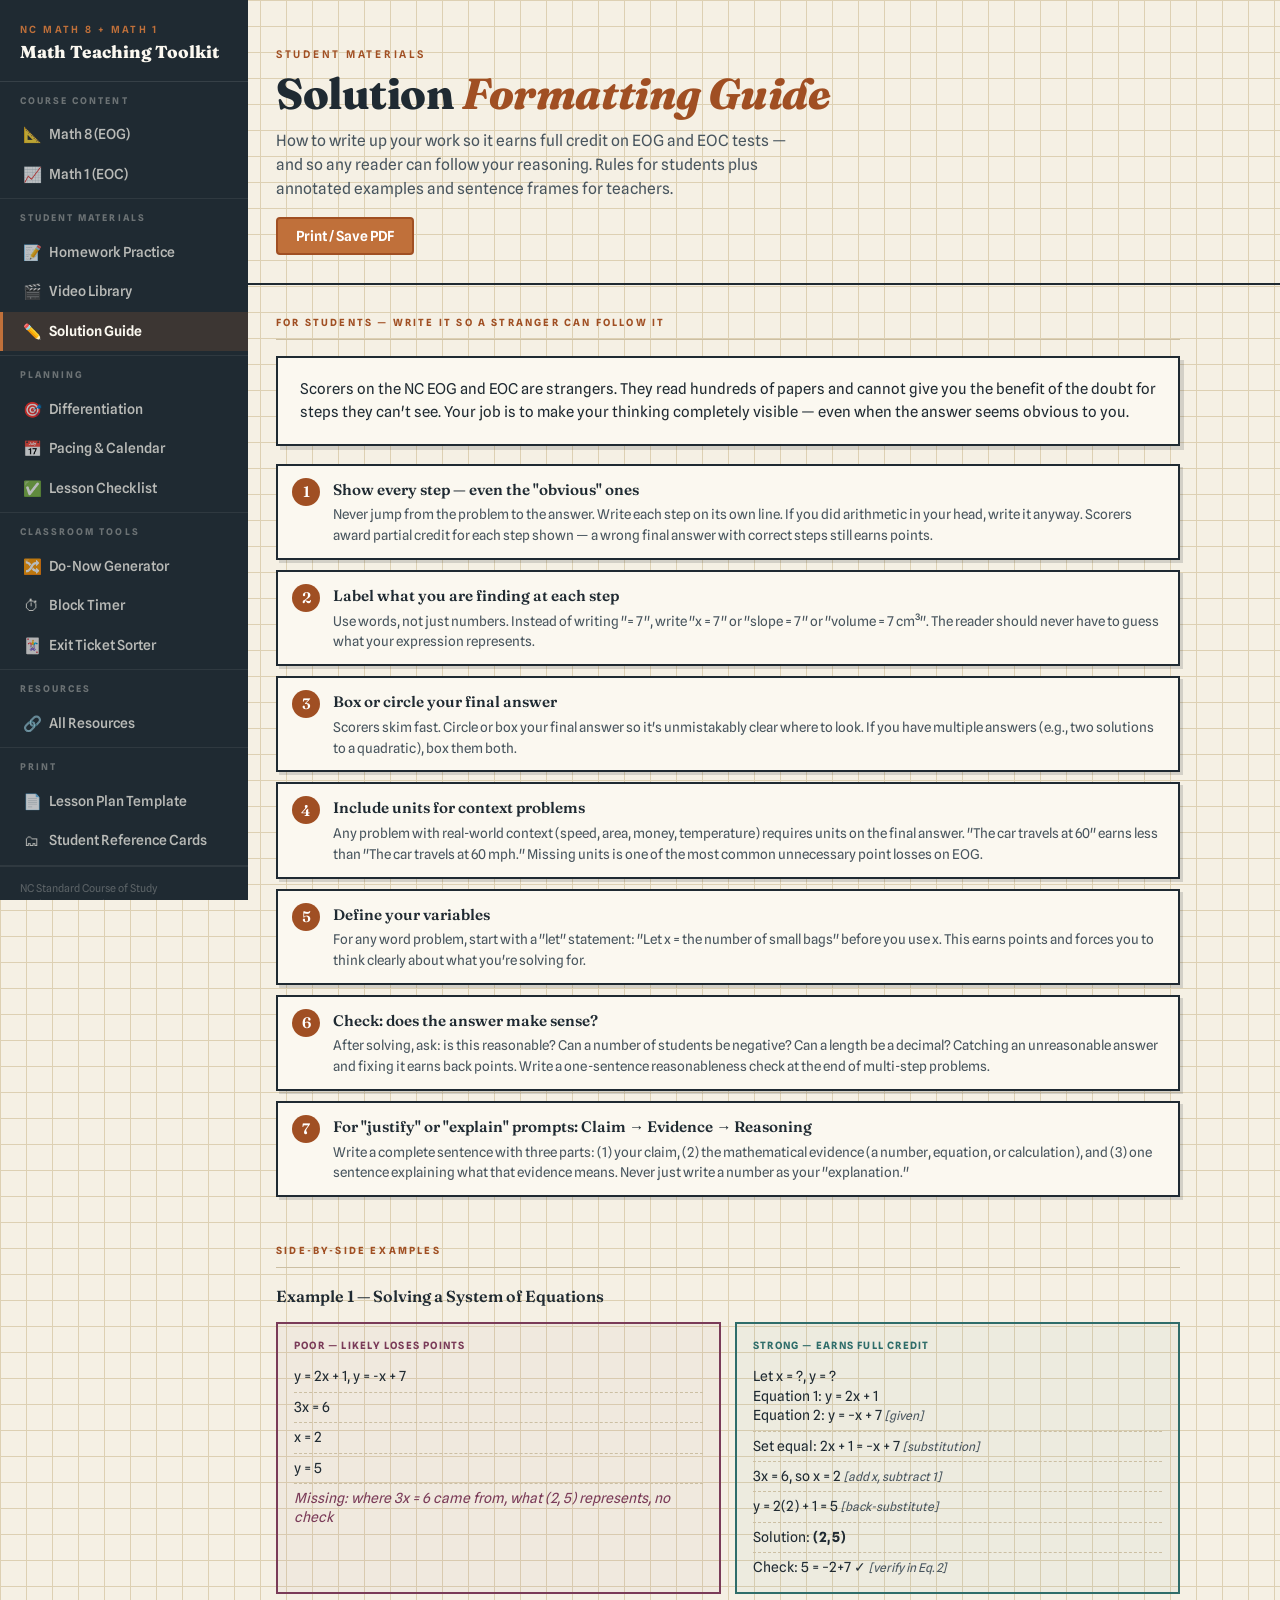
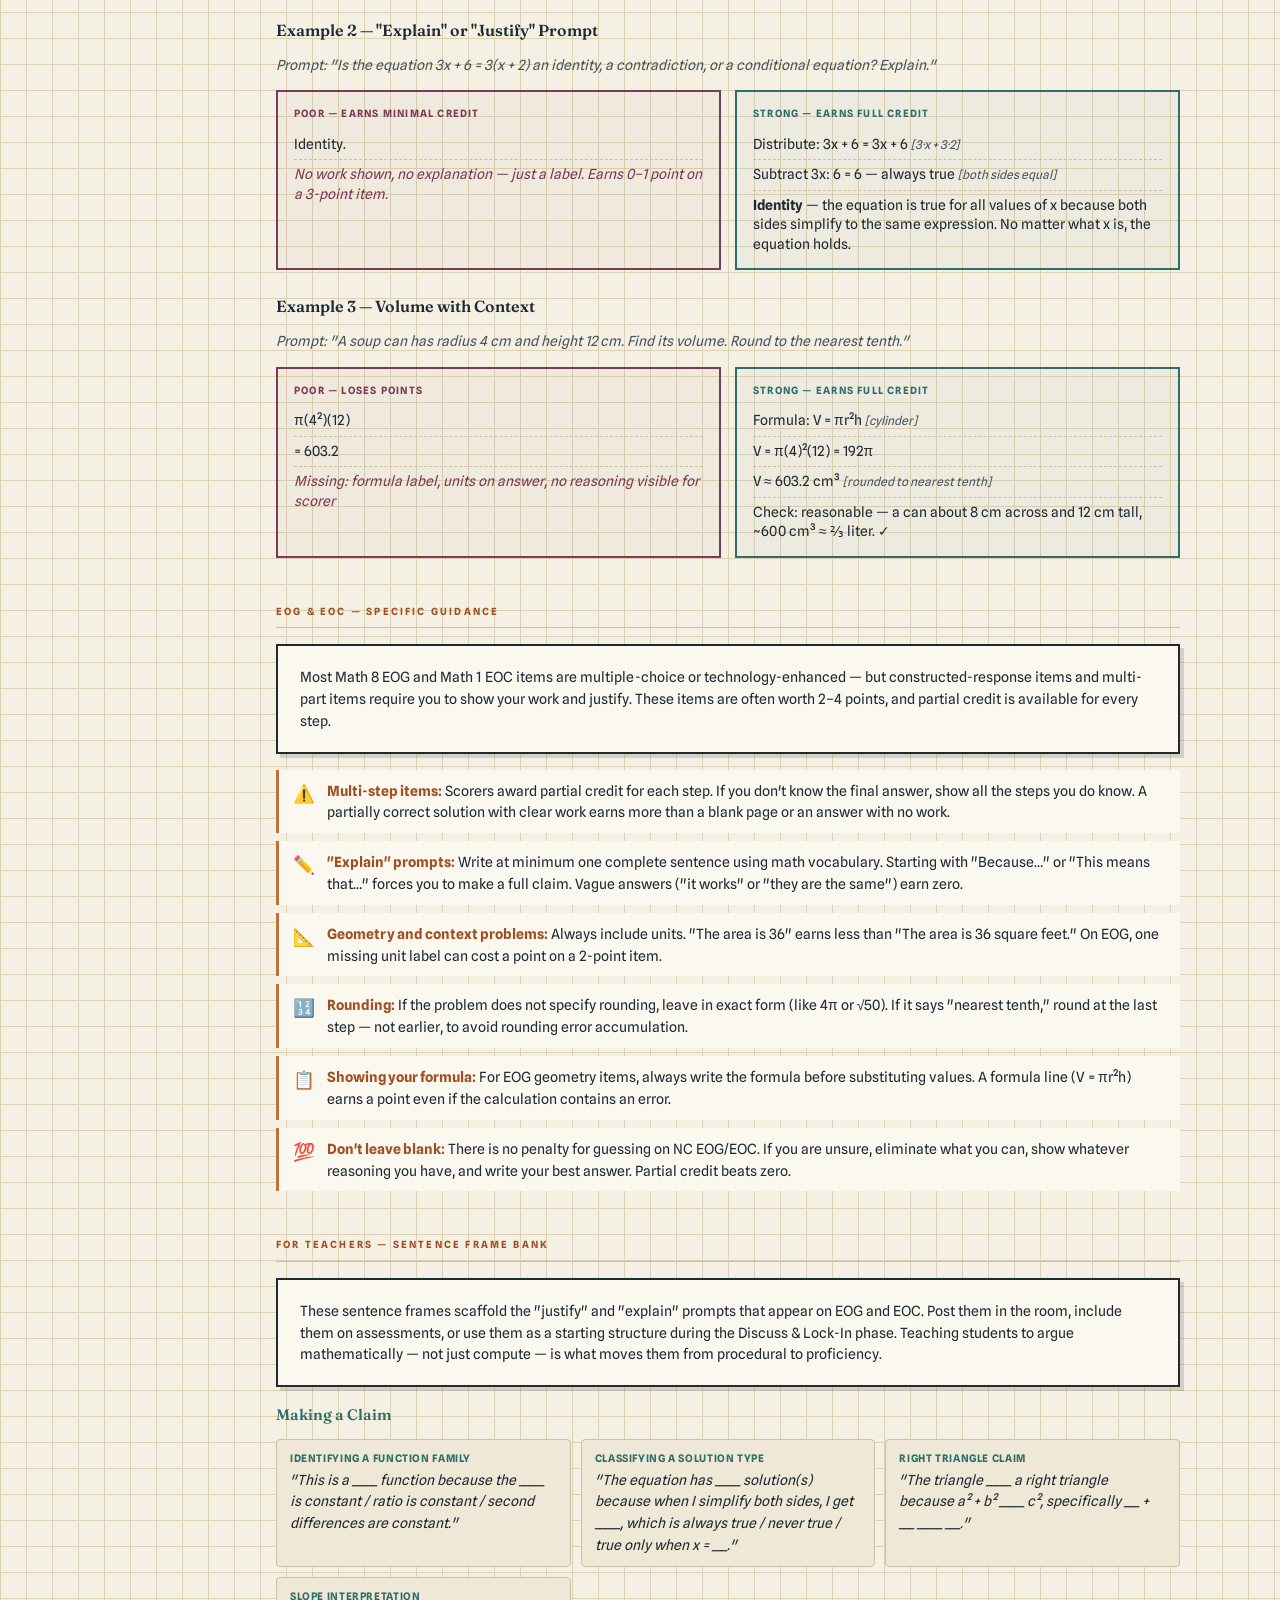
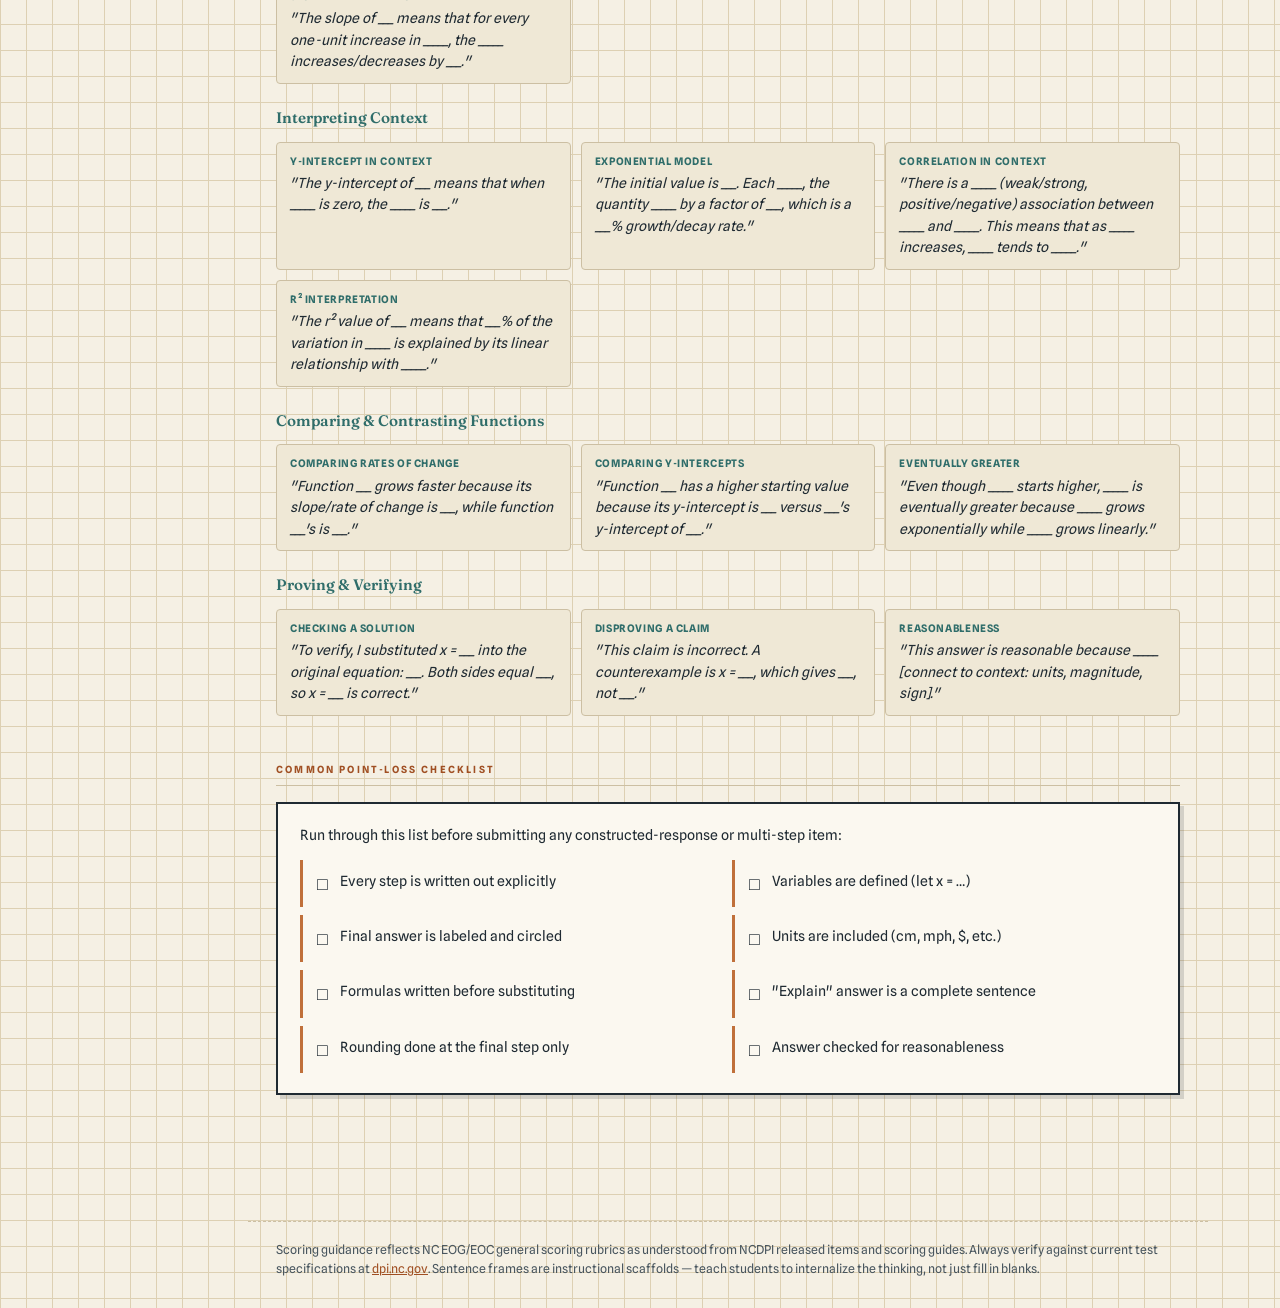
<file: solution-guide.html>
<!DOCTYPE html>
<html lang="en">
<head>
<meta charset="UTF-8">
<meta name="viewport" content="width=device-width, initial-scale=1.0">
<title>Solution Formatting Guide — Math Teaching Toolkit</title>
<link rel="stylesheet" href="css/style.css">
</head>
<body>
<button class="nav-toggle" id="navToggle" aria-label="Open menu"><span class="bar"></span><span class="bar"></span><span class="bar"></span></button>
<div class="overlay" id="overlay"></div>
<nav class="sidenav" id="sidenav">
  <div class="sidenav-brand"><a href="index.html"><div class="brand-eyebrow">NC Math 8 + Math 1</div><div class="brand-name">Math Teaching Toolkit</div></a></div>
  <div class="nav-group"><span class="nav-group-label">Course Content</span>
    <a class="nav-link" href="math8.html"><span class="icon">📐</span> Math 8 (EOG)</a>
    <a class="nav-link" href="math1.html"><span class="icon">📈</span> Math 1 (EOC)</a>
  </div>
  <div class="nav-group"><span class="nav-group-label">Student Materials</span>
    <a class="nav-link" href="homework.html"><span class="icon">📝</span> Homework Practice</a>
    <a class="nav-link" href="videos.html"><span class="icon">🎬</span> Video Library</a>
    <a class="nav-link" href="solution-guide.html"><span class="icon">✏️</span> Solution Guide</a>
  </div>
  <div class="nav-group"><span class="nav-group-label">Planning</span>
    <a class="nav-link" href="differentiation.html"><span class="icon">🎯</span> Differentiation</a>
    <a class="nav-link" href="pacing.html"><span class="icon">📅</span> Pacing &amp; Calendar</a>
    <a class="nav-link" href="checklist.html"><span class="icon">✅</span> Lesson Checklist</a>
  </div>
  <div class="nav-group"><span class="nav-group-label">Classroom Tools</span>
    <a class="nav-link" href="donow.html"><span class="icon">🔀</span> Do-Now Generator</a>
    <a class="nav-link" href="timer.html"><span class="icon">⏱</span> Block Timer</a>
    <a class="nav-link" href="exit-sort.html"><span class="icon">🃏</span> Exit Ticket Sorter</a>
  </div>
  <div class="nav-group"><span class="nav-group-label">Resources</span>
    <a class="nav-link" href="resources.html"><span class="icon">🔗</span> All Resources</a>
  </div>
  <div class="nav-group"><span class="nav-group-label">Print</span>
    <a class="nav-link" href="lesson-plan.html"><span class="icon">📄</span> Lesson Plan Template</a>
    <a class="nav-link" href="reference-cards.html"><span class="icon">🗂</span> Student Reference Cards</a>
  </div>
  <div class="nav-footer">NC Standard Course of Study<br>Math 8 EOG · Math 1 EOC</div>
</nav>

<main>
  <div class="page-header">
    <div class="page-eyebrow">Student Materials</div>
    <h1>Solution <em>Formatting Guide</em></h1>
    <p class="sub">How to write up your work so it earns full credit on EOG and EOC tests — and so any reader can follow your reasoning. Rules for students plus annotated examples and sentence frames for teachers.</p>
    <div class="btn-group">
      <button class="btn btn-ochre no-print" onclick="window.print()">Print / Save PDF</button>
    </div>
  </div>

  <div class="content">

    <!-- ===== STUDENT SECTION ===== -->
    <div class="section">
      <div class="section-label">For Students — Write It So a Stranger Can Follow It</div>
      <div class="card" style="margin-bottom:18px">
        <p>Scorers on the NC EOG and EOC are strangers. They read hundreds of papers and cannot give you the benefit of the doubt for steps they can't see. Your job is to make your thinking completely visible — even when the answer seems obvious to you.</p>
      </div>

      <div class="sol-rules">
        <div class="sol-rule">
          <div class="sol-rule-num">1</div>
          <div class="sol-rule-body">
            <h4>Show every step — even the "obvious" ones</h4>
            <p>Never jump from the problem to the answer. Write each step on its own line. If you did arithmetic in your head, write it anyway. Scorers award partial credit for each step shown — a wrong final answer with correct steps still earns points.</p>
          </div>
        </div>
        <div class="sol-rule">
          <div class="sol-rule-num">2</div>
          <div class="sol-rule-body">
            <h4>Label what you are finding at each step</h4>
            <p>Use words, not just numbers. Instead of writing "= 7", write "x = 7" or "slope = 7" or "volume = 7 cm³". The reader should never have to guess what your expression represents.</p>
          </div>
        </div>
        <div class="sol-rule">
          <div class="sol-rule-num">3</div>
          <div class="sol-rule-body">
            <h4>Box or circle your final answer</h4>
            <p>Scorers skim fast. Circle or box your final answer so it's unmistakably clear where to look. If you have multiple answers (e.g., two solutions to a quadratic), box them both.</p>
          </div>
        </div>
        <div class="sol-rule">
          <div class="sol-rule-num">4</div>
          <div class="sol-rule-body">
            <h4>Include units for context problems</h4>
            <p>Any problem with real-world context (speed, area, money, temperature) requires units on the final answer. "The car travels at 60" earns less than "The car travels at 60 mph." Missing units is one of the most common unnecessary point losses on EOG.</p>
          </div>
        </div>
        <div class="sol-rule">
          <div class="sol-rule-num">5</div>
          <div class="sol-rule-body">
            <h4>Define your variables</h4>
            <p>For any word problem, start with a "let" statement: "Let x = the number of small bags" before you use x. This earns points and forces you to think clearly about what you're solving for.</p>
          </div>
        </div>
        <div class="sol-rule">
          <div class="sol-rule-num">6</div>
          <div class="sol-rule-body">
            <h4>Check: does the answer make sense?</h4>
            <p>After solving, ask: is this reasonable? Can a number of students be negative? Can a length be a decimal? Catching an unreasonable answer and fixing it earns back points. Write a one-sentence reasonableness check at the end of multi-step problems.</p>
          </div>
        </div>
        <div class="sol-rule">
          <div class="sol-rule-num">7</div>
          <div class="sol-rule-body">
            <h4>For "justify" or "explain" prompts: Claim → Evidence → Reasoning</h4>
            <p>Write a complete sentence with three parts: (1) your claim, (2) the mathematical evidence (a number, equation, or calculation), and (3) one sentence explaining what that evidence means. Never just write a number as your "explanation."</p>
          </div>
        </div>
      </div>
    </div>

    <!-- ===== GOOD VS POOR EXAMPLES ===== -->
    <div class="section">
      <div class="section-label">Side-by-Side Examples</div>

      <h3 style="font-family:'Fraunces',serif;font-weight:600;margin-bottom:12px;font-size:1rem">Example 1 — Solving a System of Equations</h3>
      <div class="sol-compare">
        <div class="sol-box poor">
          <span class="sol-box-label">Poor — Likely Loses Points</span>
          <div class="sol-step">y = 2x + 1, y = -x + 7</div>
          <div class="sol-step">3x = 6</div>
          <div class="sol-step">x = 2</div>
          <div class="sol-step">y = 5</div>
          <div class="sol-step" style="color:var(--plum);font-style:italic">Missing: where 3x = 6 came from, what (2, 5) represents, no check</div>
        </div>
        <div class="sol-box good">
          <span class="sol-box-label">Strong — Earns Full Credit</span>
          <div class="sol-step">Let x = ?, y = ?<br>Equation 1: y = 2x + 1<br>Equation 2: y = −x + 7 <span class="why">[given]</span></div>
          <div class="sol-step">Set equal: 2x + 1 = −x + 7 <span class="why">[substitution]</span></div>
          <div class="sol-step">3x = 6, so x = 2 <span class="why">[add x, subtract 1]</span></div>
          <div class="sol-step">y = 2(2) + 1 = 5 <span class="why">[back-substitute]</span></div>
          <div class="sol-step">Solution: <strong>(2, 5)</strong></div>
          <div class="sol-step">Check: 5 = −2+7 ✓ <span class="why">[verify in Eq. 2]</span></div>
        </div>
      </div>

      <h3 style="font-family:'Fraunces',serif;font-weight:600;margin-bottom:12px;font-size:1rem;margin-top:24px">Example 2 — "Explain" or "Justify" Prompt</h3>
      <p style="font-size:.87rem;color:var(--ink-soft);margin-bottom:10px"><em>Prompt: "Is the equation 3x + 6 = 3(x + 2) an identity, a contradiction, or a conditional equation? Explain."</em></p>
      <div class="sol-compare">
        <div class="sol-box poor">
          <span class="sol-box-label">Poor — Earns Minimal Credit</span>
          <div class="sol-step">Identity.</div>
          <div class="sol-step" style="color:var(--plum);font-style:italic">No work shown, no explanation — just a label. Earns 0–1 point on a 3-point item.</div>
        </div>
        <div class="sol-box good">
          <span class="sol-box-label">Strong — Earns Full Credit</span>
          <div class="sol-step">Distribute: 3x + 6 = 3x + 6 <span class="why">[3·x + 3·2]</span></div>
          <div class="sol-step">Subtract 3x: 6 = 6 — always true <span class="why">[both sides equal]</span></div>
          <div class="sol-step"><strong>Identity</strong> — the equation is true for all values of x because both sides simplify to the same expression. No matter what x is, the equation holds.</div>
        </div>
      </div>

      <h3 style="font-family:'Fraunces',serif;font-weight:600;margin-bottom:12px;font-size:1rem;margin-top:24px">Example 3 — Volume with Context</h3>
      <p style="font-size:.87rem;color:var(--ink-soft);margin-bottom:10px"><em>Prompt: "A soup can has radius 4 cm and height 12 cm. Find its volume. Round to the nearest tenth."</em></p>
      <div class="sol-compare">
        <div class="sol-box poor">
          <span class="sol-box-label">Poor — Loses Points</span>
          <div class="sol-step">π(4²)(12)</div>
          <div class="sol-step">= 603.2</div>
          <div class="sol-step" style="color:var(--plum);font-style:italic">Missing: formula label, units on answer, no reasoning visible for scorer</div>
        </div>
        <div class="sol-box good">
          <span class="sol-box-label">Strong — Earns Full Credit</span>
          <div class="sol-step">Formula: V = πr²h <span class="why">[cylinder]</span></div>
          <div class="sol-step">V = π(4)²(12) = 192π</div>
          <div class="sol-step">V ≈ 603.2 cm³ <span class="why">[rounded to nearest tenth]</span></div>
          <div class="sol-step">Check: reasonable — a can about 8 cm across and 12 cm tall, ~600 cm³ ≈ ⅔ liter. ✓</div>
        </div>
      </div>
    </div>

    <!-- ===== EOG/EOC SPECIFIC ===== -->
    <div class="section">
      <div class="section-label">EOG &amp; EOC — Specific Guidance</div>
      <div class="card" style="margin-bottom:16px">
        <p style="font-size:.88rem">Most Math 8 EOG and Math 1 EOC items are multiple-choice or technology-enhanced — but constructed-response items and multi-part items require you to show your work and justify. These items are often worth 2–4 points, and partial credit is available for every step.</p>
      </div>
      <div class="eoc-item">
        <div class="eoc-icon">⚠️</div>
        <p><strong>Multi-step items:</strong> Scorers award partial credit for each step. If you don't know the final answer, show all the steps you do know. A partially correct solution with clear work earns more than a blank page or an answer with no work.</p>
      </div>
      <div class="eoc-item">
        <div class="eoc-icon">✏️</div>
        <p><strong>"Explain" prompts:</strong> Write at minimum one complete sentence using math vocabulary. Starting with "Because…" or "This means that…" forces you to make a full claim. Vague answers ("it works" or "they are the same") earn zero.</p>
      </div>
      <div class="eoc-item">
        <div class="eoc-icon">📐</div>
        <p><strong>Geometry and context problems:</strong> Always include units. "The area is 36" earns less than "The area is 36 square feet." On EOG, one missing unit label can cost a point on a 2-point item.</p>
      </div>
      <div class="eoc-item">
        <div class="eoc-icon">🔢</div>
        <p><strong>Rounding:</strong> If the problem does not specify rounding, leave in exact form (like 4π or √50). If it says "nearest tenth," round at the last step — not earlier, to avoid rounding error accumulation.</p>
      </div>
      <div class="eoc-item">
        <div class="eoc-icon">📋</div>
        <p><strong>Showing your formula:</strong> For EOG geometry items, always write the formula before substituting values. A formula line (V = πr²h) earns a point even if the calculation contains an error.</p>
      </div>
      <div class="eoc-item">
        <div class="eoc-icon">💯</div>
        <p><strong>Don't leave blank:</strong> There is no penalty for guessing on NC EOG/EOC. If you are unsure, eliminate what you can, show whatever reasoning you have, and write your best answer. Partial credit beats zero.</p>
      </div>
    </div>

    <!-- ===== TEACHER SECTION ===== -->
    <div class="section">
      <div class="section-label">For Teachers — Sentence Frame Bank</div>
      <div class="card" style="margin-bottom:16px">
        <p style="font-size:.88rem">These sentence frames scaffold the "justify" and "explain" prompts that appear on EOG and EOC. Post them in the room, include them on assessments, or use them as a starting structure during the Discuss &amp; Lock-In phase. Teaching students to argue mathematically — not just compute — is what moves them from procedural to proficiency.</p>
      </div>

      <h3 style="font-family:'Fraunces',serif;font-weight:600;font-size:.95rem;margin:14px 0 8px;color:var(--teal)">Making a Claim</h3>
      <div class="frame-bank">
        <div class="frame-chip"><strong>Identifying a function family</strong>"This is a _____ function because the _____ is constant / ratio is constant / second differences are constant."</div>
        <div class="frame-chip"><strong>Classifying a solution type</strong>"The equation has _____ solution(s) because when I simplify both sides, I get _____, which is always true / never true / true only when x = ___."</div>
        <div class="frame-chip"><strong>Right triangle claim</strong>"The triangle _____ a right triangle because a² + b² _____ c², specifically ___ + ___ _____ ___."</div>
        <div class="frame-chip"><strong>Slope interpretation</strong>"The slope of ___ means that for every one-unit increase in _____, the _____ increases/decreases by ___."</div>
      </div>

      <h3 style="font-family:'Fraunces',serif;font-weight:600;font-size:.95rem;margin:14px 0 8px;color:var(--teal)">Interpreting Context</h3>
      <div class="frame-bank">
        <div class="frame-chip"><strong>Y-intercept in context</strong>"The y-intercept of ___ means that when _____ is zero, the _____ is ___."</div>
        <div class="frame-chip"><strong>Exponential model</strong>"The initial value is ___. Each _____, the quantity _____ by a factor of ___, which is a ___% growth/decay rate."</div>
        <div class="frame-chip"><strong>Correlation in context</strong>"There is a _____ (weak/strong, positive/negative) association between _____ and _____. This means that as _____ increases, _____ tends to _____."</div>
        <div class="frame-chip"><strong>r² interpretation</strong>"The r² value of ___ means that ___% of the variation in _____ is explained by its linear relationship with _____."</div>
      </div>

      <h3 style="font-family:'Fraunces',serif;font-weight:600;font-size:.95rem;margin:14px 0 8px;color:var(--teal)">Comparing &amp; Contrasting Functions</h3>
      <div class="frame-bank">
        <div class="frame-chip"><strong>Comparing rates of change</strong>"Function ___ grows faster because its slope/rate of change is ___, while function ___'s is ___."</div>
        <div class="frame-chip"><strong>Comparing y-intercepts</strong>"Function ___ has a higher starting value because its y-intercept is ___ versus ___'s y-intercept of ___."</div>
        <div class="frame-chip"><strong>Eventually greater</strong>"Even though _____ starts higher, _____ is eventually greater because _____ grows exponentially while _____ grows linearly."</div>
      </div>

      <h3 style="font-family:'Fraunces',serif;font-weight:600;font-size:.95rem;margin:14px 0 8px;color:var(--teal)">Proving &amp; Verifying</h3>
      <div class="frame-bank">
        <div class="frame-chip"><strong>Checking a solution</strong>"To verify, I substituted x = ___ into the original equation: ___. Both sides equal ___, so x = ___ is correct."</div>
        <div class="frame-chip"><strong>Disproving a claim</strong>"This claim is incorrect. A counterexample is x = ___, which gives ___, not ___."</div>
        <div class="frame-chip"><strong>Reasonableness</strong>"This answer is reasonable because _____ [connect to context: units, magnitude, sign]."</div>
      </div>
    </div>

    <div class="section">
      <div class="section-label">Common Point-Loss Checklist</div>
      <div class="card">
        <p style="font-size:.88rem;margin-bottom:14px">Run through this list before submitting any constructed-response or multi-step item:</p>
        <div style="display:grid;grid-template-columns:1fr 1fr;gap:8px">
          <div class="eoc-item" style="margin-bottom:0"><div class="eoc-icon">□</div><p>Every step is written out explicitly</p></div>
          <div class="eoc-item" style="margin-bottom:0"><div class="eoc-icon">□</div><p>Variables are defined (let x = …)</p></div>
          <div class="eoc-item" style="margin-bottom:0"><div class="eoc-icon">□</div><p>Final answer is labeled and circled</p></div>
          <div class="eoc-item" style="margin-bottom:0"><div class="eoc-icon">□</div><p>Units are included (cm, mph, $, etc.)</p></div>
          <div class="eoc-item" style="margin-bottom:0"><div class="eoc-icon">□</div><p>Formulas written before substituting</p></div>
          <div class="eoc-item" style="margin-bottom:0"><div class="eoc-icon">□</div><p>"Explain" answer is a complete sentence</p></div>
          <div class="eoc-item" style="margin-bottom:0"><div class="eoc-icon">□</div><p>Rounding done at the final step only</p></div>
          <div class="eoc-item" style="margin-bottom:0"><div class="eoc-icon">□</div><p>Answer checked for reasonableness</p></div>
        </div>
      </div>
    </div>

  </div>
  <footer>Scoring guidance reflects NC EOG/EOC general scoring rubrics as understood from NCDPI released items and scoring guides. Always verify against current test specifications at <a href="https://www.dpi.nc.gov">dpi.nc.gov</a>. Sentence frames are instructional scaffolds — teach students to internalize the thinking, not just fill in blanks.</footer>
</main>

<script src="js/app.js"></script>
</body>
</html>
</file>
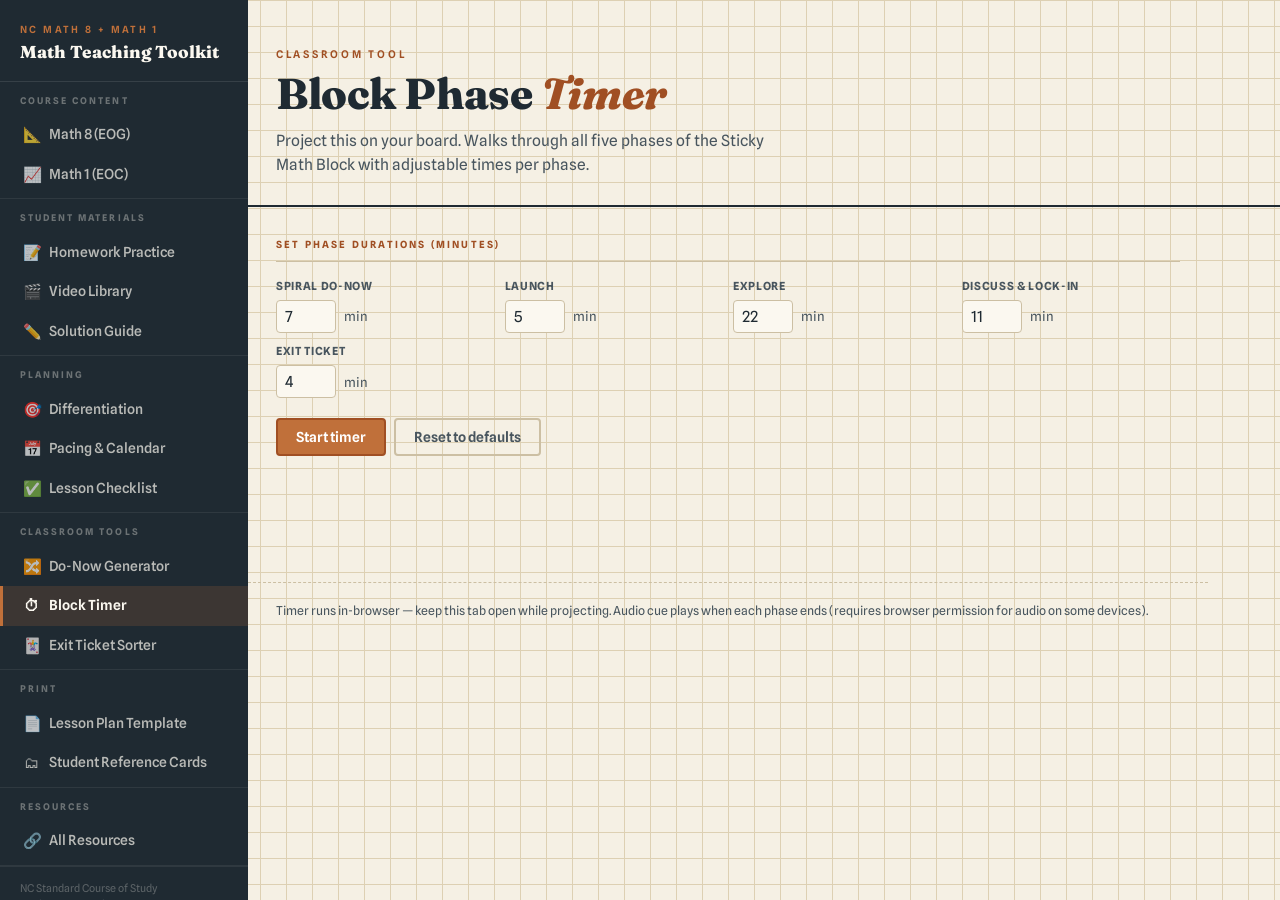
<file: timer.html>
<!DOCTYPE html>
<html lang="en">
<head>
<meta charset="UTF-8">
<meta name="viewport" content="width=device-width, initial-scale=1.0">
<title>Block Phase Timer — Math Teaching Toolkit</title>
<link rel="stylesheet" href="css/style.css">
</head>
<body>
<button class="nav-toggle" id="navToggle" aria-label="Open menu"><span class="bar"></span><span class="bar"></span><span class="bar"></span></button>
<div class="overlay" id="overlay"></div>
<nav class="sidenav" id="sidenav">
  <div class="sidenav-brand"><a href="index.html"><div class="brand-eyebrow">NC Math 8 + Math 1</div><div class="brand-name">Math Teaching Toolkit</div></a></div>
  <div class="nav-group"><span class="nav-group-label">Course Content</span>
    <a class="nav-link" href="math8.html"><span class="icon">📐</span> Math 8 (EOG)</a>
    <a class="nav-link" href="math1.html"><span class="icon">📈</span> Math 1 (EOC)</a>
  </div>
  <div class="nav-group"><span class="nav-group-label">Student Materials</span>
    <a class="nav-link" href="homework.html"><span class="icon">📝</span> Homework Practice</a>
    <a class="nav-link" href="videos.html"><span class="icon">🎬</span> Video Library</a>
    <a class="nav-link" href="solution-guide.html"><span class="icon">✏️</span> Solution Guide</a>
  </div>
  <div class="nav-group"><span class="nav-group-label">Planning</span>
    <a class="nav-link" href="differentiation.html"><span class="icon">🎯</span> Differentiation</a>
    <a class="nav-link" href="pacing.html"><span class="icon">📅</span> Pacing &amp; Calendar</a>
    <a class="nav-link" href="checklist.html"><span class="icon">✅</span> Lesson Checklist</a>
  </div>
  <div class="nav-group"><span class="nav-group-label">Classroom Tools</span>
    <a class="nav-link" href="donow.html"><span class="icon">🔀</span> Do-Now Generator</a>
    <a class="nav-link" href="timer.html"><span class="icon">⏱</span> Block Timer</a>
    <a class="nav-link" href="exit-sort.html"><span class="icon">🃏</span> Exit Ticket Sorter</a>
  </div>
  <div class="nav-group"><span class="nav-group-label">Print</span>
    <a class="nav-link" href="lesson-plan.html"><span class="icon">📄</span> Lesson Plan Template</a>
    <a class="nav-link" href="reference-cards.html"><span class="icon">🗂</span> Student Reference Cards</a>
  </div>

  <div class="nav-group"><span class="nav-group-label">Resources</span>
    <a class="nav-link" href="resources.html"><span class="icon">🔗</span> All Resources</a>
  </div>
  <div class="nav-footer">NC Standard Course of Study<br>Math 8 EOG · Math 1 EOC</div>
</nav>

<main>
  <div class="page-header">
    <div class="page-eyebrow">Classroom Tool</div>
    <h1>Block Phase <em>Timer</em></h1>
    <p class="sub">Project this on your board. Walks through all five phases of the Sticky Math Block with adjustable times per phase.</p>
  </div>

  <div class="content">

    <!-- Phase durations (editable) -->
    <div class="section">
      <div class="section-label">Set phase durations (minutes)</div>
      <div id="phaseSetup" style="display:grid;grid-template-columns:repeat(auto-fill,minmax(180px,1fr));gap:10px;margin-bottom:20px"></div>
      <div class="btn-group">
        <button class="btn btn-ochre" id="startBtn">Start timer</button>
        <button class="btn btn-ghost" id="resetSetupBtn">Reset to defaults</button>
      </div>
    </div>

    <!-- Timer display (hidden until started) -->
    <div id="timerDisplay" style="display:none">
      <div class="timer-wrap">
        <div class="timer-phase-name" id="phaseName">Spiral Do-Now</div>
        <div class="timer-clock" id="clockFace">7:00</div>
        <div class="timer-phases" id="phasePips"></div>
        <div class="timer-controls">
          <button class="btn btn-primary" id="pauseBtn">Pause</button>
          <button class="btn" id="skipBtn">Skip phase →</button>
          <button class="btn btn-ghost" id="backToSetupBtn">Edit times</button>
        </div>
      </div>
    </div>

  </div>
  <footer>Timer runs in-browser — keep this tab open while projecting. Audio cue plays when each phase ends (requires browser permission for audio on some devices).</footer>
</main>

<script src="js/app.js"></script>
<script>
  const DEFAULT_PHASES = [
    { name: 'Spiral Do-Now',     def: 7,  min: 3, max: 15 },
    { name: 'Launch',            def: 5,  min: 2, max: 10 },
    { name: 'Explore',           def: 22, min: 10, max: 35 },
    { name: 'Discuss & Lock-In', def: 11, min: 5, max: 20 },
    { name: 'Exit Ticket',       def: 4,  min: 2, max: 10 }
  ];

  let durations = DEFAULT_PHASES.map(p => p.def);
  let currentPhase = 0;
  let secondsLeft = 0;
  let running = false;
  let timerId = null;

  // Build setup inputs
  const phaseSetup = document.getElementById('phaseSetup');
  DEFAULT_PHASES.forEach((phase, i) => {
    const div = document.createElement('div');
    div.innerHTML = `
      <label style="display:block;font-size:.7rem;font-weight:700;letter-spacing:.06em;text-transform:uppercase;color:var(--ink-soft);margin-bottom:5px">${phase.name}</label>
      <div style="display:flex;align-items:center;gap:8px">
        <input type="number" id="dur${i}" value="${phase.def}" min="${phase.min}" max="${phase.max}"
          style="width:60px;padding:6px 8px;border:1.5px solid var(--line);border-radius:4px;font-family:'Spline Sans',sans-serif;font-size:.95rem;background:var(--chalk);color:var(--ink)">
        <span style="font-size:.82rem;color:var(--ink-soft)">min</span>
      </div>
    `;
    phaseSetup.appendChild(div);
  });

  document.getElementById('resetSetupBtn').addEventListener('click', () => {
    DEFAULT_PHASES.forEach((p, i) => { document.getElementById('dur' + i).value = p.def; });
  });

  document.getElementById('startBtn').addEventListener('click', startTimer);

  function startTimer() {
    durations = DEFAULT_PHASES.map((_, i) => {
      const v = parseInt(document.getElementById('dur' + i).value, 10);
      return isNaN(v) ? DEFAULT_PHASES[i].def : v;
    });
    currentPhase = 0;
    document.getElementById('phaseSetup').closest('.section').style.display = 'none';
    document.getElementById('timerDisplay').style.display = 'block';
    buildPips();
    beginPhase(0);
  }

  function buildPips() {
    const container = document.getElementById('phasePips');
    container.innerHTML = '';
    DEFAULT_PHASES.forEach((phase, i) => {
      const btn = document.createElement('button');
      btn.className = 'phase-pip';
      btn.textContent = `${phase.name} (${durations[i]}m)`;
      btn.addEventListener('click', () => jumpToPhase(i));
      container.appendChild(btn);
    });
  }

  function updatePips() {
    document.querySelectorAll('.phase-pip').forEach((pip, i) => {
      pip.classList.toggle('active', i === currentPhase);
      pip.classList.toggle('done-pip', i < currentPhase);
    });
  }

  function beginPhase(idx) {
    if (idx >= DEFAULT_PHASES.length) { finishAll(); return; }
    currentPhase = idx;
    secondsLeft = durations[idx] * 60;
    running = true;
    document.getElementById('phaseName').textContent = DEFAULT_PHASES[idx].name;
    updatePips();
    updateClock();
    clearInterval(timerId);
    timerId = setInterval(tick, 1000);
  }

  function jumpToPhase(idx) {
    clearInterval(timerId);
    beginPhase(idx);
  }

  function tick() {
    if (!running) return;
    secondsLeft--;
    if (secondsLeft <= 0) {
      secondsLeft = 0;
      updateClock();
      clearInterval(timerId);
      playBeep();
      setTimeout(() => { if (currentPhase < DEFAULT_PHASES.length - 1) beginPhase(currentPhase + 1); else finishAll(); }, 1500);
    } else {
      updateClock();
    }
  }

  function updateClock() {
    const m = Math.floor(secondsLeft / 60);
    const s = secondsLeft % 60;
    const face = document.getElementById('clockFace');
    face.textContent = `${m}:${String(s).padStart(2, '0')}`;
    face.className = 'timer-clock';
    if (secondsLeft === 0) face.classList.add('done');
    else if (secondsLeft <= 60) face.classList.add('warn');
  }

  function finishAll() {
    document.getElementById('phaseName').textContent = 'All phases complete!';
    const face = document.getElementById('clockFace');
    face.textContent = '✓';
    face.className = 'timer-clock done';
    document.querySelectorAll('.phase-pip').forEach(p => p.classList.add('done-pip'));
  }

  function playBeep() {
    try {
      const ctx = new (window.AudioContext || window.webkitAudioContext)();
      const osc = ctx.createOscillator();
      const gain = ctx.createGain();
      osc.connect(gain);
      gain.connect(ctx.destination);
      osc.frequency.value = 440;
      osc.type = 'sine';
      gain.gain.setValueAtTime(0.3, ctx.currentTime);
      gain.gain.exponentialRampToValueAtTime(0.001, ctx.currentTime + 1.2);
      osc.start(ctx.currentTime);
      osc.stop(ctx.currentTime + 1.2);
    } catch {}
  }

  document.getElementById('pauseBtn').addEventListener('click', function() {
    running = !running;
    this.textContent = running ? 'Pause' : 'Resume';
    if (running) { timerId = setInterval(tick, 1000); }
    else { clearInterval(timerId); }
  });

  document.getElementById('skipBtn').addEventListener('click', () => {
    clearInterval(timerId);
    beginPhase(currentPhase + 1);
  });

  document.getElementById('backToSetupBtn').addEventListener('click', () => {
    clearInterval(timerId);
    running = false;
    document.getElementById('timerDisplay').style.display = 'none';
    document.getElementById('phaseSetup').closest('.section').style.display = 'block';
  });
</script>
</body>
</html>
</file>
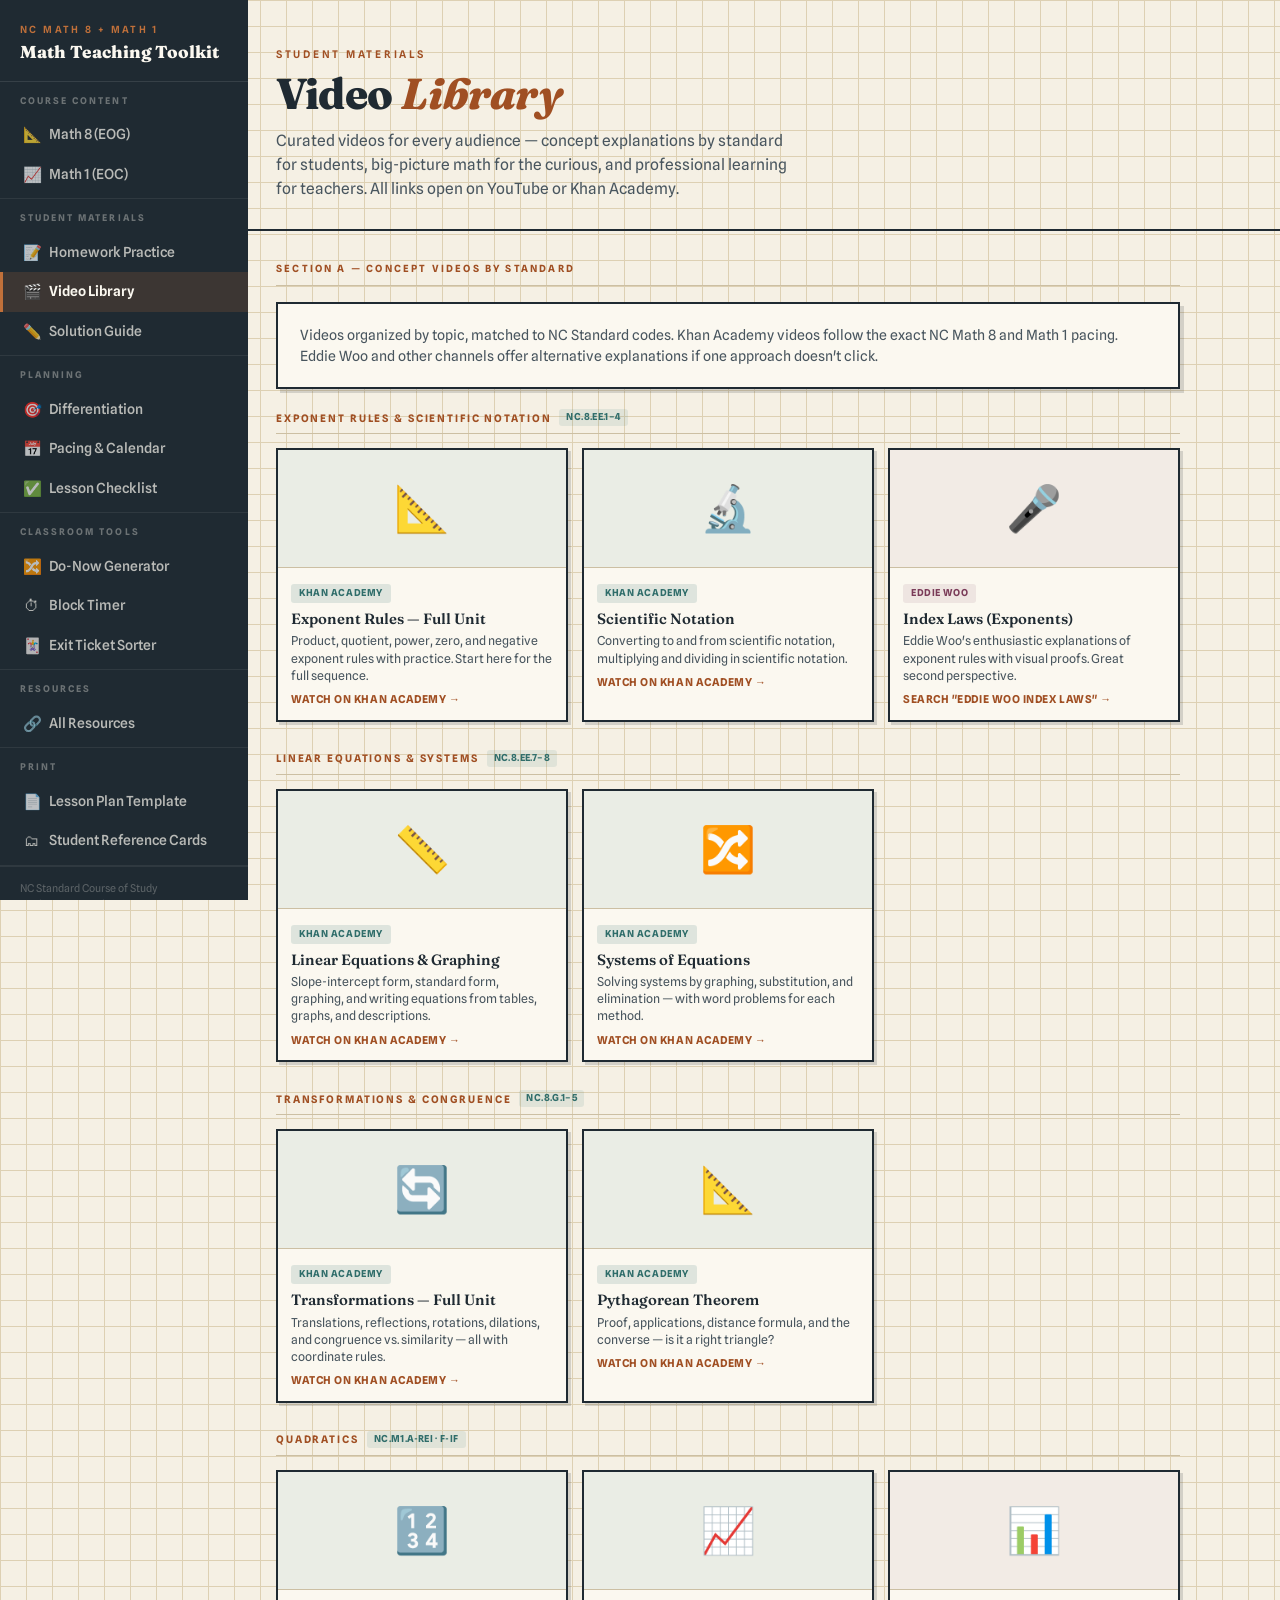
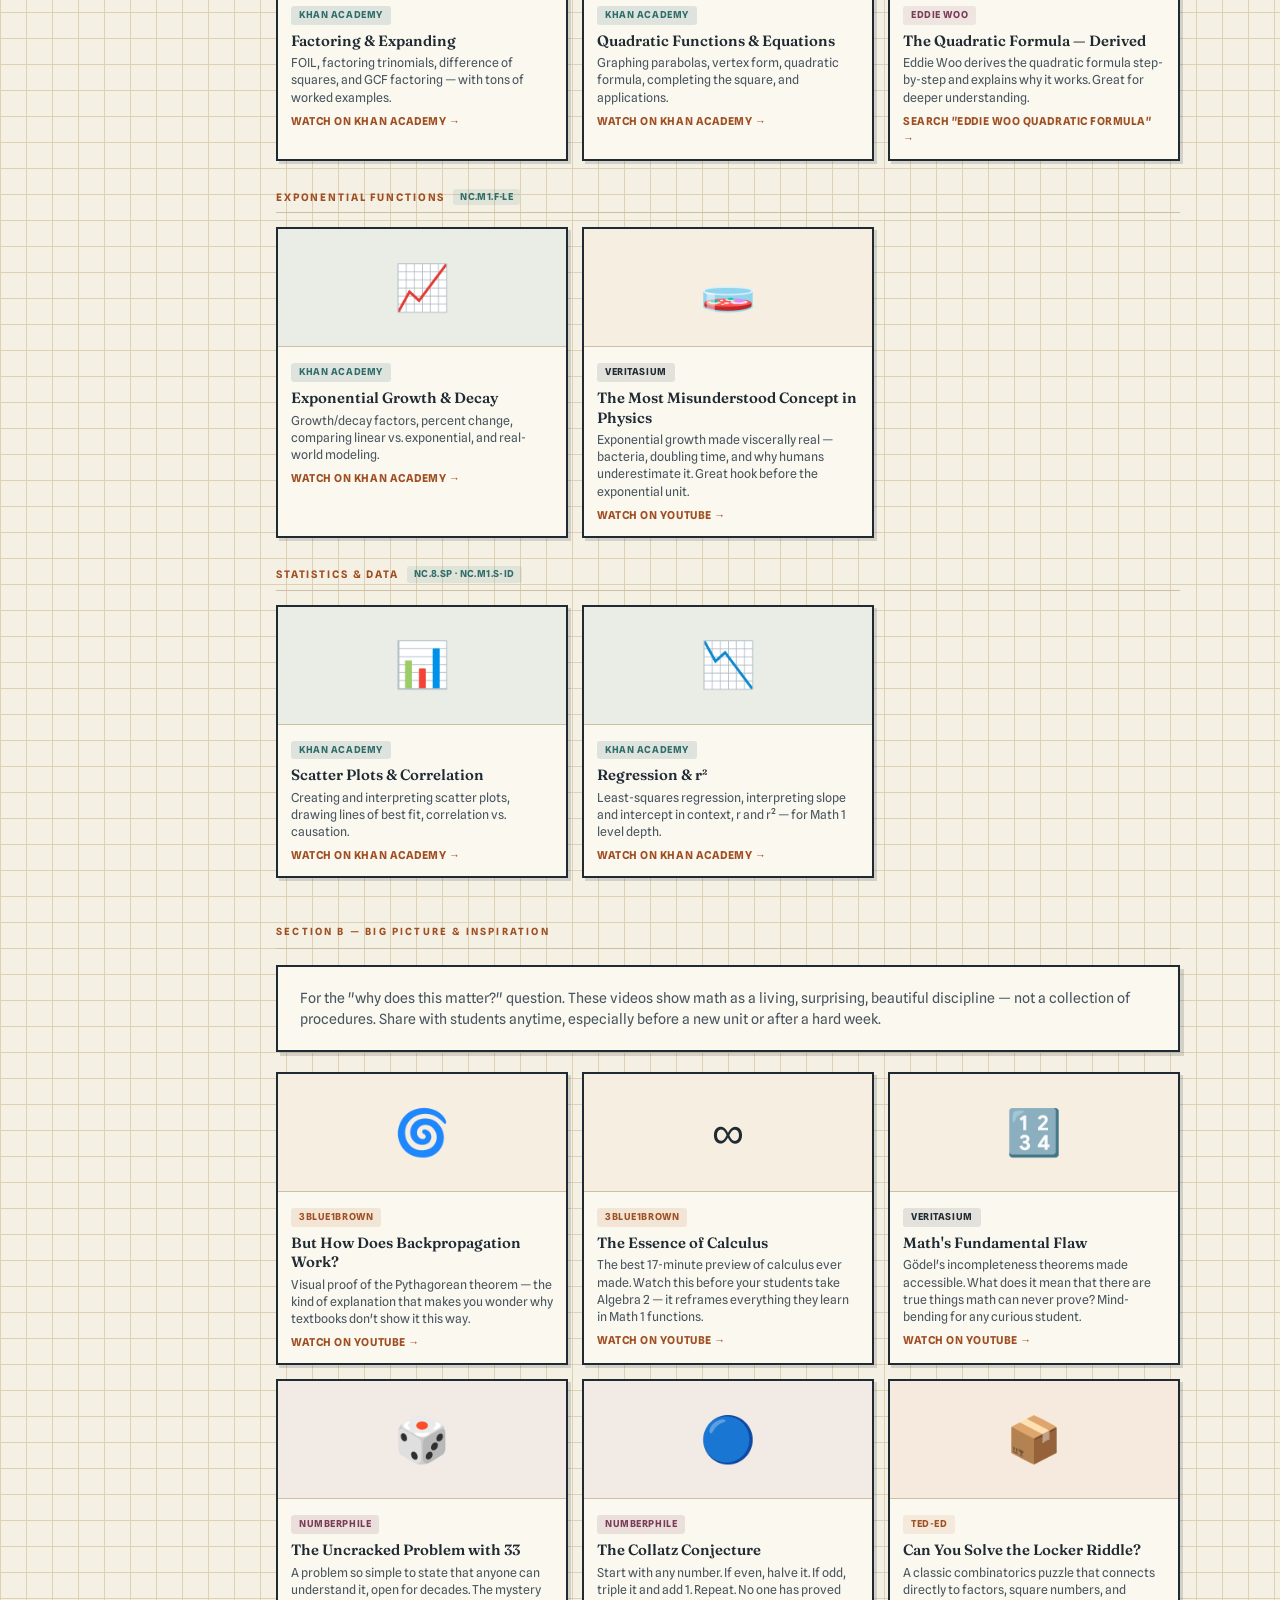
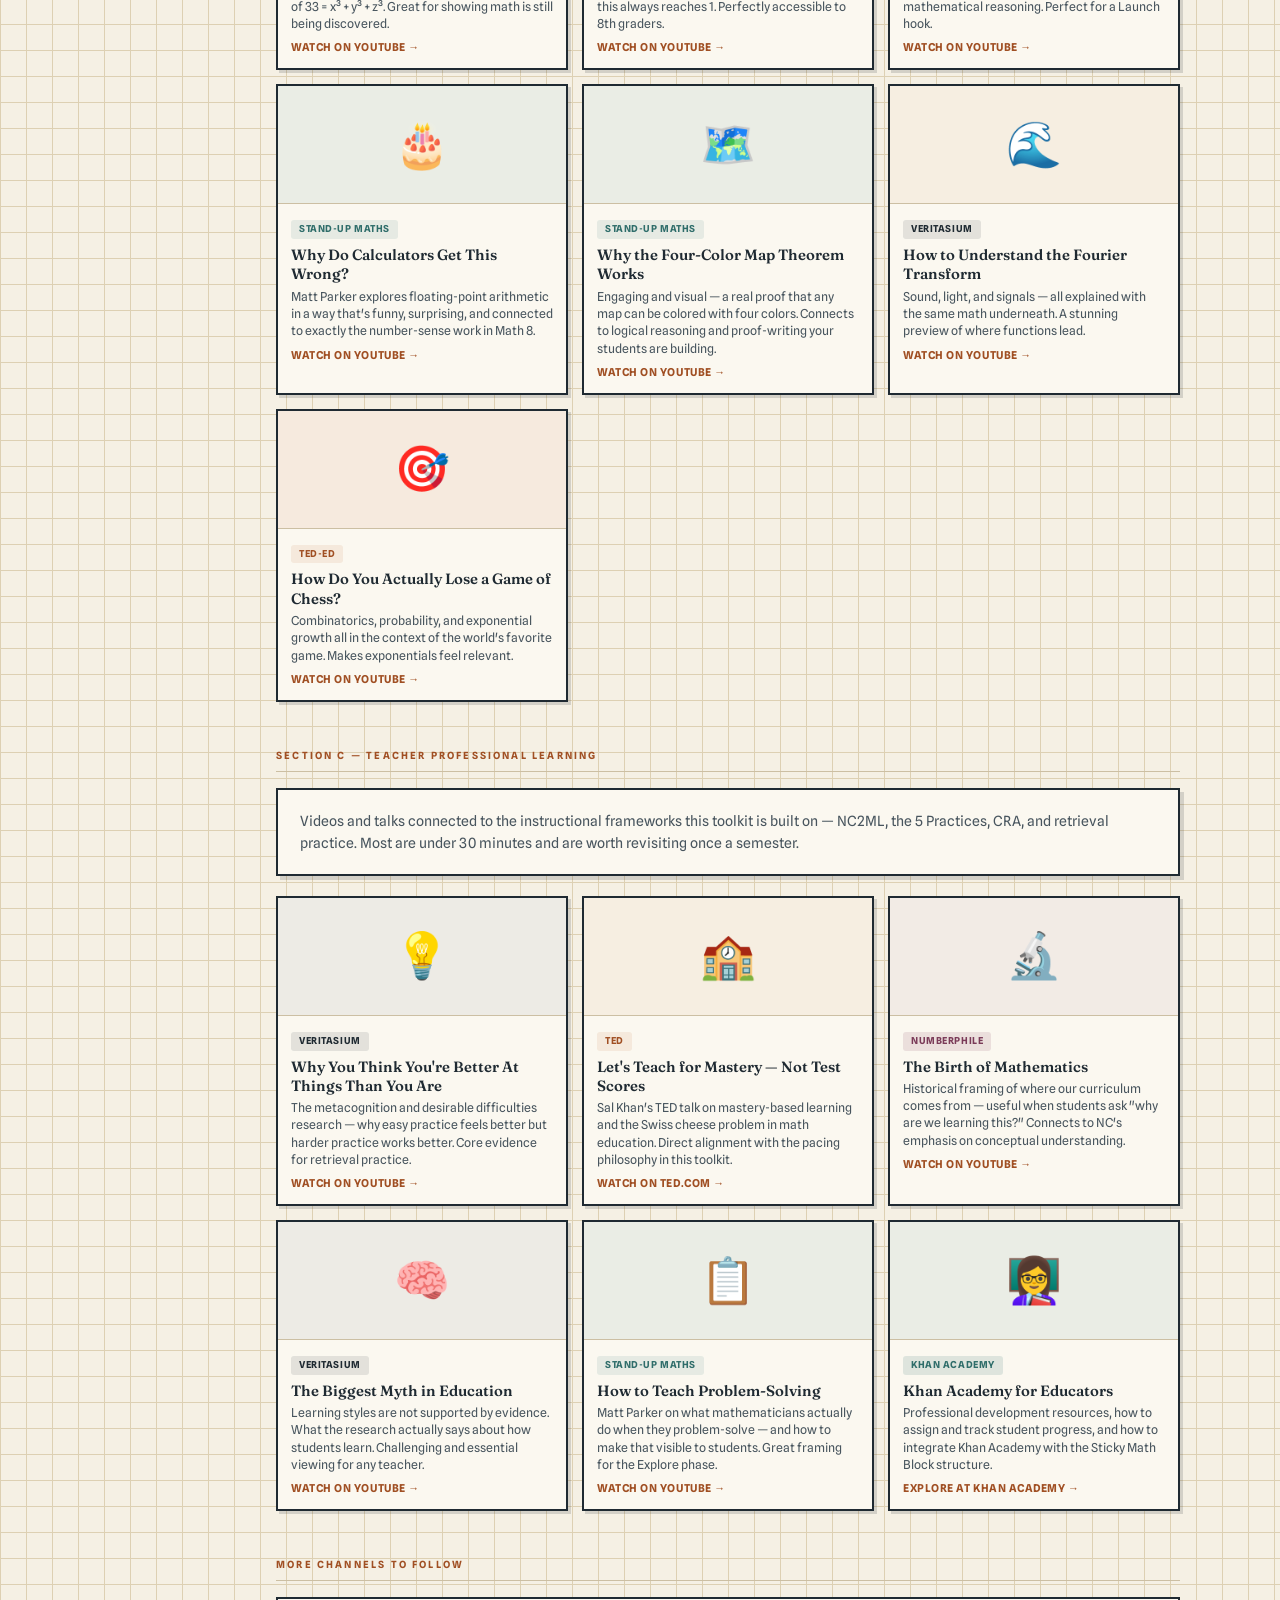
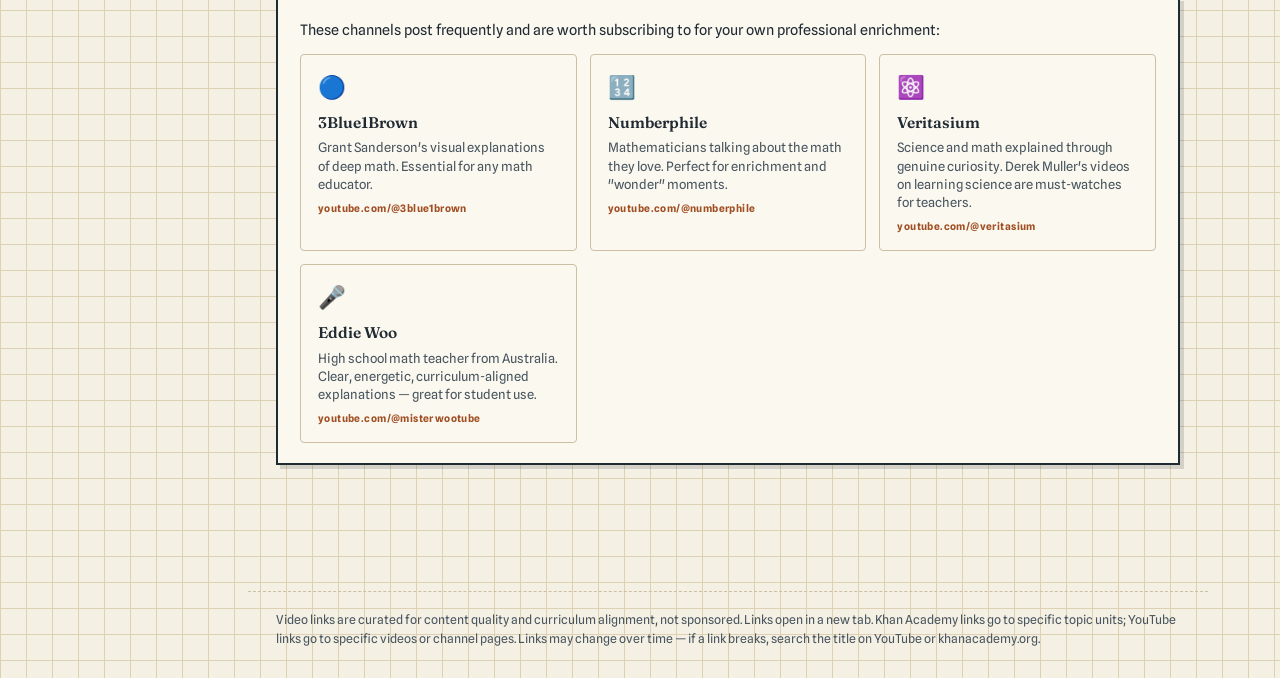
<file: videos.html>
<!DOCTYPE html>
<html lang="en">
<head>
<meta charset="UTF-8">
<meta name="viewport" content="width=device-width, initial-scale=1.0">
<title>Video Library — Math Teaching Toolkit</title>
<link rel="stylesheet" href="css/style.css">
</head>
<body>
<button class="nav-toggle" id="navToggle" aria-label="Open menu"><span class="bar"></span><span class="bar"></span><span class="bar"></span></button>
<div class="overlay" id="overlay"></div>
<nav class="sidenav" id="sidenav">
  <div class="sidenav-brand"><a href="index.html"><div class="brand-eyebrow">NC Math 8 + Math 1</div><div class="brand-name">Math Teaching Toolkit</div></a></div>
  <div class="nav-group"><span class="nav-group-label">Course Content</span>
    <a class="nav-link" href="math8.html"><span class="icon">📐</span> Math 8 (EOG)</a>
    <a class="nav-link" href="math1.html"><span class="icon">📈</span> Math 1 (EOC)</a>
  </div>
  <div class="nav-group"><span class="nav-group-label">Student Materials</span>
    <a class="nav-link" href="homework.html"><span class="icon">📝</span> Homework Practice</a>
    <a class="nav-link" href="videos.html"><span class="icon">🎬</span> Video Library</a>
    <a class="nav-link" href="solution-guide.html"><span class="icon">✏️</span> Solution Guide</a>
  </div>
  <div class="nav-group"><span class="nav-group-label">Planning</span>
    <a class="nav-link" href="differentiation.html"><span class="icon">🎯</span> Differentiation</a>
    <a class="nav-link" href="pacing.html"><span class="icon">📅</span> Pacing &amp; Calendar</a>
    <a class="nav-link" href="checklist.html"><span class="icon">✅</span> Lesson Checklist</a>
  </div>
  <div class="nav-group"><span class="nav-group-label">Classroom Tools</span>
    <a class="nav-link" href="donow.html"><span class="icon">🔀</span> Do-Now Generator</a>
    <a class="nav-link" href="timer.html"><span class="icon">⏱</span> Block Timer</a>
    <a class="nav-link" href="exit-sort.html"><span class="icon">🃏</span> Exit Ticket Sorter</a>
  </div>
  <div class="nav-group"><span class="nav-group-label">Resources</span>
    <a class="nav-link" href="resources.html"><span class="icon">🔗</span> All Resources</a>
  </div>
  <div class="nav-group"><span class="nav-group-label">Print</span>
    <a class="nav-link" href="lesson-plan.html"><span class="icon">📄</span> Lesson Plan Template</a>
    <a class="nav-link" href="reference-cards.html"><span class="icon">🗂</span> Student Reference Cards</a>
  </div>
  <div class="nav-footer">NC Standard Course of Study<br>Math 8 EOG · Math 1 EOC</div>
</nav>

<main>
  <div class="page-header">
    <div class="page-eyebrow">Student Materials</div>
    <h1>Video <em>Library</em></h1>
    <p class="sub">Curated videos for every audience — concept explanations by standard for students, big-picture math for the curious, and professional learning for teachers. All links open on YouTube or Khan Academy.</p>
  </div>

  <div class="content">

    <!-- ===== SECTION A: Concept Videos ===== -->
    <div class="section">
      <div class="section-label">Section A — Concept Videos by Standard</div>
      <div class="card" style="margin-bottom:20px">
        <p style="font-size:.88rem;color:var(--ink-soft)">Videos organized by topic, matched to NC Standard codes. Khan Academy videos follow the exact NC Math 8 and Math 1 pacing. Eddie Woo and other channels offer alternative explanations if one approach doesn't click.</p>
      </div>

      <div class="video-topic-row">
        <div class="video-topic-label">Exponent Rules &amp; Scientific Notation <span class="std-badge">NC.8.EE.1–4</span></div>
        <div class="video-grid">
          <a class="video-card" href="https://www.khanacademy.org/math/cc-eighth-grade-math/cc-8th-numbers-operations" target="_blank" rel="noopener">
            <div class="video-thumb" style="background:rgba(47,109,106,.08)">📐</div>
            <div class="video-card-body">
              <span class="channel-badge ch-khan">Khan Academy</span>
              <h4>Exponent Rules — Full Unit</h4>
              <p>Product, quotient, power, zero, and negative exponent rules with practice. Start here for the full sequence.</p>
              <div class="video-watch">Watch on Khan Academy →</div>
            </div>
          </a>
          <a class="video-card" href="https://www.khanacademy.org/math/cc-eighth-grade-math/cc-8th-numbers-operations/cc-8th-sci-notation/v/scientific-notation" target="_blank" rel="noopener">
            <div class="video-thumb" style="background:rgba(47,109,106,.08)">🔬</div>
            <div class="video-card-body">
              <span class="channel-badge ch-khan">Khan Academy</span>
              <h4>Scientific Notation</h4>
              <p>Converting to and from scientific notation, multiplying and dividing in scientific notation.</p>
              <div class="video-watch">Watch on Khan Academy →</div>
            </div>
          </a>
          <a class="video-card" href="https://www.youtube.com/@misterwootube" target="_blank" rel="noopener">
            <div class="video-thumb" style="background:rgba(122,59,88,.07)">🎤</div>
            <div class="video-card-body">
              <span class="channel-badge ch-eddie">Eddie Woo</span>
              <h4>Index Laws (Exponents)</h4>
              <p>Eddie Woo's enthusiastic explanations of exponent rules with visual proofs. Great second perspective.</p>
              <div class="video-watch">Search "Eddie Woo index laws" →</div>
            </div>
          </a>
        </div>
      </div>

      <div class="video-topic-row">
        <div class="video-topic-label">Linear Equations &amp; Systems <span class="std-badge">NC.8.EE.7–8</span></div>
        <div class="video-grid">
          <a class="video-card" href="https://www.khanacademy.org/math/cc-eighth-grade-math/cc-8th-linear-equations-functions" target="_blank" rel="noopener">
            <div class="video-thumb" style="background:rgba(47,109,106,.08)">📏</div>
            <div class="video-card-body">
              <span class="channel-badge ch-khan">Khan Academy</span>
              <h4>Linear Equations &amp; Graphing</h4>
              <p>Slope-intercept form, standard form, graphing, and writing equations from tables, graphs, and descriptions.</p>
              <div class="video-watch">Watch on Khan Academy →</div>
            </div>
          </a>
          <a class="video-card" href="https://www.khanacademy.org/math/cc-eighth-grade-math/cc-8th-systems-topic" target="_blank" rel="noopener">
            <div class="video-thumb" style="background:rgba(47,109,106,.08)">🔀</div>
            <div class="video-card-body">
              <span class="channel-badge ch-khan">Khan Academy</span>
              <h4>Systems of Equations</h4>
              <p>Solving systems by graphing, substitution, and elimination — with word problems for each method.</p>
              <div class="video-watch">Watch on Khan Academy →</div>
            </div>
          </a>
        </div>
      </div>

      <div class="video-topic-row">
        <div class="video-topic-label">Transformations &amp; Congruence <span class="std-badge">NC.8.G.1–5</span></div>
        <div class="video-grid">
          <a class="video-card" href="https://www.khanacademy.org/math/cc-eighth-grade-math/cc-8th-geometry" target="_blank" rel="noopener">
            <div class="video-thumb" style="background:rgba(47,109,106,.08)">🔄</div>
            <div class="video-card-body">
              <span class="channel-badge ch-khan">Khan Academy</span>
              <h4>Transformations — Full Unit</h4>
              <p>Translations, reflections, rotations, dilations, and congruence vs. similarity — all with coordinate rules.</p>
              <div class="video-watch">Watch on Khan Academy →</div>
            </div>
          </a>
          <a class="video-card" href="https://www.khanacademy.org/math/cc-eighth-grade-math/cc-8th-geometry/cc-8th-pythagorean-theorem/v/the-pythagorean-theorem" target="_blank" rel="noopener">
            <div class="video-thumb" style="background:rgba(47,109,106,.08)">📐</div>
            <div class="video-card-body">
              <span class="channel-badge ch-khan">Khan Academy</span>
              <h4>Pythagorean Theorem</h4>
              <p>Proof, applications, distance formula, and the converse — is it a right triangle?</p>
              <div class="video-watch">Watch on Khan Academy →</div>
            </div>
          </a>
        </div>
      </div>

      <div class="video-topic-row">
        <div class="video-topic-label">Quadratics <span class="std-badge">NC.M1.A-REI · F-IF</span></div>
        <div class="video-grid">
          <a class="video-card" href="https://www.khanacademy.org/math/algebra/x2f8bb11595b61c86:quadratics-multiplying-factoring" target="_blank" rel="noopener">
            <div class="video-thumb" style="background:rgba(47,109,106,.08)">🔢</div>
            <div class="video-card-body">
              <span class="channel-badge ch-khan">Khan Academy</span>
              <h4>Factoring &amp; Expanding</h4>
              <p>FOIL, factoring trinomials, difference of squares, and GCF factoring — with tons of worked examples.</p>
              <div class="video-watch">Watch on Khan Academy →</div>
            </div>
          </a>
          <a class="video-card" href="https://www.khanacademy.org/math/algebra/x2f8bb11595b61c86:quadratic-functions-equations" target="_blank" rel="noopener">
            <div class="video-thumb" style="background:rgba(47,109,106,.08)">📈</div>
            <div class="video-card-body">
              <span class="channel-badge ch-khan">Khan Academy</span>
              <h4>Quadratic Functions &amp; Equations</h4>
              <p>Graphing parabolas, vertex form, quadratic formula, completing the square, and applications.</p>
              <div class="video-watch">Watch on Khan Academy →</div>
            </div>
          </a>
          <a class="video-card" href="https://www.youtube.com/@misterwootube" target="_blank" rel="noopener">
            <div class="video-thumb" style="background:rgba(122,59,88,.07)">📊</div>
            <div class="video-card-body">
              <span class="channel-badge ch-eddie">Eddie Woo</span>
              <h4>The Quadratic Formula — Derived</h4>
              <p>Eddie Woo derives the quadratic formula step-by-step and explains why it works. Great for deeper understanding.</p>
              <div class="video-watch">Search "Eddie Woo quadratic formula" →</div>
            </div>
          </a>
        </div>
      </div>

      <div class="video-topic-row">
        <div class="video-topic-label">Exponential Functions <span class="std-badge">NC.M1.F-LE</span></div>
        <div class="video-grid">
          <a class="video-card" href="https://www.khanacademy.org/math/algebra/x2f8bb11595b61c86:exponential-growth-decay" target="_blank" rel="noopener">
            <div class="video-thumb" style="background:rgba(47,109,106,.08)">📈</div>
            <div class="video-card-body">
              <span class="channel-badge ch-khan">Khan Academy</span>
              <h4>Exponential Growth &amp; Decay</h4>
              <p>Growth/decay factors, percent change, comparing linear vs. exponential, and real-world modeling.</p>
              <div class="video-watch">Watch on Khan Academy →</div>
            </div>
          </a>
          <a class="video-card" href="https://www.youtube.com/watch?v=ILDFAT5e9Mk" target="_blank" rel="noopener">
            <div class="video-thumb" style="background:rgba(192,112,58,.08)">🧫</div>
            <div class="video-card-body">
              <span class="channel-badge ch-veri">Veritasium</span>
              <h4>The Most Misunderstood Concept in Physics</h4>
              <p>Exponential growth made viscerally real — bacteria, doubling time, and why humans underestimate it. Great hook before the exponential unit.</p>
              <div class="video-watch">Watch on YouTube →</div>
            </div>
          </a>
        </div>
      </div>

      <div class="video-topic-row">
        <div class="video-topic-label">Statistics &amp; Data <span class="std-badge">NC.8.SP · NC.M1.S-ID</span></div>
        <div class="video-grid">
          <a class="video-card" href="https://www.khanacademy.org/math/cc-eighth-grade-math/cc-8th-data" target="_blank" rel="noopener">
            <div class="video-thumb" style="background:rgba(47,109,106,.08)">📊</div>
            <div class="video-card-body">
              <span class="channel-badge ch-khan">Khan Academy</span>
              <h4>Scatter Plots &amp; Correlation</h4>
              <p>Creating and interpreting scatter plots, drawing lines of best fit, correlation vs. causation.</p>
              <div class="video-watch">Watch on Khan Academy →</div>
            </div>
          </a>
          <a class="video-card" href="https://www.khanacademy.org/math/statistics-probability/describing-relationships-quantitative-data" target="_blank" rel="noopener">
            <div class="video-thumb" style="background:rgba(47,109,106,.08)">📉</div>
            <div class="video-card-body">
              <span class="channel-badge ch-khan">Khan Academy</span>
              <h4>Regression &amp; r²</h4>
              <p>Least-squares regression, interpreting slope and intercept in context, r and r² — for Math 1 level depth.</p>
              <div class="video-watch">Watch on Khan Academy →</div>
            </div>
          </a>
        </div>
      </div>
    </div>

    <!-- ===== SECTION B: Big Picture ===== -->
    <div class="section">
      <div class="section-label">Section B — Big Picture &amp; Inspiration</div>
      <div class="card" style="margin-bottom:20px">
        <p style="font-size:.88rem;color:var(--ink-soft)">For the "why does this matter?" question. These videos show math as a living, surprising, beautiful discipline — not a collection of procedures. Share with students anytime, especially before a new unit or after a hard week.</p>
      </div>
      <div class="video-grid">
        <a class="video-card" href="https://www.youtube.com/watch?v=s_L-fp8gDzY" target="_blank" rel="noopener">
          <div class="video-thumb" style="background:rgba(192,112,58,.08)">🌀</div>
          <div class="video-card-body">
            <span class="channel-badge ch-3b1b">3Blue1Brown</span>
            <h4>But How Does Backpropagation Work?</h4>
            <p>Visual proof of the Pythagorean theorem — the kind of explanation that makes you wonder why textbooks don't show it this way.</p>
            <div class="video-watch">Watch on YouTube →</div>
          </div>
        </a>
        <a class="video-card" href="https://www.youtube.com/watch?v=WUvTyaaNkzM" target="_blank" rel="noopener">
          <div class="video-thumb" style="background:rgba(192,112,58,.08)">∞</div>
          <div class="video-card-body">
            <span class="channel-badge ch-3b1b">3Blue1Brown</span>
            <h4>The Essence of Calculus</h4>
            <p>The best 17-minute preview of calculus ever made. Watch this before your students take Algebra 2 — it reframes everything they learn in Math 1 functions.</p>
            <div class="video-watch">Watch on YouTube →</div>
          </div>
        </a>
        <a class="video-card" href="https://www.youtube.com/watch?v=HeQX2HjkcNo" target="_blank" rel="noopener">
          <div class="video-thumb" style="background:rgba(192,112,58,.08)">🔢</div>
          <div class="video-card-body">
            <span class="channel-badge ch-veri">Veritasium</span>
            <h4>Math's Fundamental Flaw</h4>
            <p>Gödel's incompleteness theorems made accessible. What does it mean that there are true things math can never prove? Mind-bending for any curious student.</p>
            <div class="video-watch">Watch on YouTube →</div>
          </div>
        </a>
        <a class="video-card" href="https://www.youtube.com/watch?v=d0zMfzu_Jfw" target="_blank" rel="noopener">
          <div class="video-thumb" style="background:rgba(122,59,88,.07)">🎲</div>
          <div class="video-card-body">
            <span class="channel-badge ch-numph">Numberphile</span>
            <h4>The Uncracked Problem with 33</h4>
            <p>A problem so simple to state that anyone can understand it, open for decades. The mystery of 33 = x³ + y³ + z³. Great for showing math is still being discovered.</p>
            <div class="video-watch">Watch on YouTube →</div>
          </div>
        </a>
        <a class="video-card" href="https://www.youtube.com/watch?v=9d8wWcJLnFI" target="_blank" rel="noopener">
          <div class="video-thumb" style="background:rgba(122,59,88,.07)">🔵</div>
          <div class="video-card-body">
            <span class="channel-badge ch-numph">Numberphile</span>
            <h4>The Collatz Conjecture</h4>
            <p>Start with any number. If even, halve it. If odd, triple it and add 1. Repeat. No one has proved this always reaches 1. Perfectly accessible to 8th graders.</p>
            <div class="video-watch">Watch on YouTube →</div>
          </div>
        </a>
        <a class="video-card" href="https://www.youtube.com/watch?v=00AAnwgl2DI" target="_blank" rel="noopener">
          <div class="video-thumb" style="background:rgba(192,112,58,.1)">📦</div>
          <div class="video-card-body">
            <span class="channel-badge ch-teded">TED-Ed</span>
            <h4>Can You Solve the Locker Riddle?</h4>
            <p>A classic combinatorics puzzle that connects directly to factors, square numbers, and mathematical reasoning. Perfect for a Launch hook.</p>
            <div class="video-watch">Watch on YouTube →</div>
          </div>
        </a>
        <a class="video-card" href="https://www.youtube.com/watch?v=OmJ-4B-mS-Y" target="_blank" rel="noopener">
          <div class="video-thumb" style="background:rgba(47,109,106,.08)">🎂</div>
          <div class="video-card-body">
            <span class="channel-badge ch-standup">Stand-up Maths</span>
            <h4>Why Do Calculators Get This Wrong?</h4>
            <p>Matt Parker explores floating-point arithmetic in a way that's funny, surprising, and connected to exactly the number-sense work in Math 8.</p>
            <div class="video-watch">Watch on YouTube →</div>
          </div>
        </a>
        <a class="video-card" href="https://www.youtube.com/watch?v=mvmuCPvRoWQ" target="_blank" rel="noopener">
          <div class="video-thumb" style="background:rgba(47,109,106,.08)">🗺️</div>
          <div class="video-card-body">
            <span class="channel-badge ch-standup">Stand-up Maths</span>
            <h4>Why the Four-Color Map Theorem Works</h4>
            <p>Engaging and visual — a real proof that any map can be colored with four colors. Connects to logical reasoning and proof-writing your students are building.</p>
            <div class="video-watch">Watch on YouTube →</div>
          </div>
        </a>
        <a class="video-card" href="https://www.youtube.com/watch?v=VjFcNI5UOQU" target="_blank" rel="noopener">
          <div class="video-thumb" style="background:rgba(192,112,58,.08)">🌊</div>
          <div class="video-card-body">
            <span class="channel-badge ch-veri">Veritasium</span>
            <h4>How to Understand the Fourier Transform</h4>
            <p>Sound, light, and signals — all explained with the same math underneath. A stunning preview of where functions lead.</p>
            <div class="video-watch">Watch on YouTube →</div>
          </div>
        </a>
        <a class="video-card" href="https://www.youtube.com/watch?v=4m1EFMoRFvY" target="_blank" rel="noopener">
          <div class="video-thumb" style="background:rgba(192,112,58,.1)">🎯</div>
          <div class="video-card-body">
            <span class="channel-badge ch-teded">TED-Ed</span>
            <h4>How Do You Actually Lose a Game of Chess?</h4>
            <p>Combinatorics, probability, and exponential growth all in the context of the world's favorite game. Makes exponentials feel relevant.</p>
            <div class="video-watch">Watch on YouTube →</div>
          </div>
        </a>
      </div>
    </div>

    <!-- ===== SECTION C: Teacher PD ===== -->
    <div class="section">
      <div class="section-label">Section C — Teacher Professional Learning</div>
      <div class="card" style="margin-bottom:20px">
        <p style="font-size:.88rem;color:var(--ink-soft)">Videos and talks connected to the instructional frameworks this toolkit is built on — NC2ML, the 5 Practices, CRA, and retrieval practice. Most are under 30 minutes and are worth revisiting once a semester.</p>
      </div>
      <div class="video-grid">
        <a class="video-card" href="https://www.youtube.com/watch?v=X_NHKlki9lE" target="_blank" rel="noopener">
          <div class="video-thumb" style="background:rgba(31,42,50,.06)">💡</div>
          <div class="video-card-body">
            <span class="channel-badge ch-veri">Veritasium</span>
            <h4>Why You Think You're Better At Things Than You Are</h4>
            <p>The metacognition and desirable difficulties research — why easy practice feels better but harder practice works better. Core evidence for retrieval practice.</p>
            <div class="video-watch">Watch on YouTube →</div>
          </div>
        </a>
        <a class="video-card" href="https://www.ted.com/talks/sal_khan_let_s_teach_for_mastery_not_test_scores" target="_blank" rel="noopener">
          <div class="video-thumb" style="background:rgba(192,112,58,.08)">🏫</div>
          <div class="video-card-body">
            <span class="channel-badge ch-teded">TED</span>
            <h4>Let's Teach for Mastery — Not Test Scores</h4>
            <p>Sal Khan's TED talk on mastery-based learning and the Swiss cheese problem in math education. Direct alignment with the pacing philosophy in this toolkit.</p>
            <div class="video-watch">Watch on TED.com →</div>
          </div>
        </a>
        <a class="video-card" href="https://www.youtube.com/watch?v=rfBzzi-pv6U" target="_blank" rel="noopener">
          <div class="video-thumb" style="background:rgba(122,59,88,.07)">🔬</div>
          <div class="video-card-body">
            <span class="channel-badge ch-numph">Numberphile</span>
            <h4>The Birth of Mathematics</h4>
            <p>Historical framing of where our curriculum comes from — useful when students ask "why are we learning this?" Connects to NC's emphasis on conceptual understanding.</p>
            <div class="video-watch">Watch on YouTube →</div>
          </div>
        </a>
        <a class="video-card" href="https://www.youtube.com/watch?v=5MkynNKnpqA" target="_blank" rel="noopener">
          <div class="video-thumb" style="background:rgba(31,42,50,.06)">🧠</div>
          <div class="video-card-body">
            <span class="channel-badge ch-veri">Veritasium</span>
            <h4>The Biggest Myth in Education</h4>
            <p>Learning styles are not supported by evidence. What the research actually says about how students learn. Challenging and essential viewing for any teacher.</p>
            <div class="video-watch">Watch on YouTube →</div>
          </div>
        </a>
        <a class="video-card" href="https://www.youtube.com/watch?v=WgB4MYCA6V0" target="_blank" rel="noopener">
          <div class="video-thumb" style="background:rgba(47,109,106,.08)">📋</div>
          <div class="video-card-body">
            <span class="channel-badge ch-standup">Stand-up Maths</span>
            <h4>How to Teach Problem-Solving</h4>
            <p>Matt Parker on what mathematicians actually do when they problem-solve — and how to make that visible to students. Great framing for the Explore phase.</p>
            <div class="video-watch">Watch on YouTube →</div>
          </div>
        </a>
        <a class="video-card" href="https://www.khanacademy.org/khan-for-educators" target="_blank" rel="noopener">
          <div class="video-thumb" style="background:rgba(47,109,106,.08)">👩‍🏫</div>
          <div class="video-card-body">
            <span class="channel-badge ch-khan">Khan Academy</span>
            <h4>Khan Academy for Educators</h4>
            <p>Professional development resources, how to assign and track student progress, and how to integrate Khan Academy with the Sticky Math Block structure.</p>
            <div class="video-watch">Explore at Khan Academy →</div>
          </div>
        </a>
      </div>
    </div>

    <div class="section">
      <div class="section-label">More Channels to Follow</div>
      <div class="card">
        <p style="margin-bottom:12px;font-size:.9rem">These channels post frequently and are worth subscribing to for your own professional enrichment:</p>
        <div class="resource-grid" style="margin:0">
          <a class="resource-card" href="https://www.youtube.com/@3blue1brown" target="_blank" rel="noopener">
            <div class="rc-icon">🔵</div>
            <h4>3Blue1Brown</h4>
            <p>Grant Sanderson's visual explanations of deep math. Essential for any math educator.</p>
            <div class="resource-url">youtube.com/@3blue1brown</div>
          </a>
          <a class="resource-card" href="https://www.youtube.com/@numberphile" target="_blank" rel="noopener">
            <div class="rc-icon">🔢</div>
            <h4>Numberphile</h4>
            <p>Mathematicians talking about the math they love. Perfect for enrichment and "wonder" moments.</p>
            <div class="resource-url">youtube.com/@numberphile</div>
          </a>
          <a class="resource-card" href="https://www.youtube.com/@veritasium" target="_blank" rel="noopener">
            <div class="rc-icon">⚛️</div>
            <h4>Veritasium</h4>
            <p>Science and math explained through genuine curiosity. Derek Muller's videos on learning science are must-watches for teachers.</p>
            <div class="resource-url">youtube.com/@veritasium</div>
          </a>
          <a class="resource-card" href="https://www.youtube.com/@misterwootube" target="_blank" rel="noopener">
            <div class="rc-icon">🎤</div>
            <h4>Eddie Woo</h4>
            <p>High school math teacher from Australia. Clear, energetic, curriculum-aligned explanations — great for student use.</p>
            <div class="resource-url">youtube.com/@misterwootube</div>
          </a>
        </div>
      </div>
    </div>

  </div>
  <footer>Video links are curated for content quality and curriculum alignment, not sponsored. Links open in a new tab. Khan Academy links go to specific topic units; YouTube links go to specific videos or channel pages. Links may change over time — if a link breaks, search the title on YouTube or khanacademy.org.</footer>
</main>

<script src="js/app.js"></script>
</body>
</html>
</file>
<file: css/style.css>
@import url('https://fonts.googleapis.com/css2?family=Fraunces:ital,opsz,wght@0,9..144,400;0,9..144,600;0,9..144,800;1,9..144,500&family=Spline+Sans:wght@400;500;600;700&display=swap');

:root {
  --paper: #f5f0e4;
  --paper-2: #efe8d6;
  --ink: #1f2a32;
  --ink-soft: #48555e;
  --line: #ccbfa3;
  --grid: #ddd0b3;
  --ochre: #c0703a;
  --ochre-deep: #a04f23;
  --teal: #2f6d6a;
  --plum: #7a3b58;
  --chalk: #fbf8f0;
  --shadow: rgba(31,42,50,.16);
  --nav-w: 248px;
}

*, *::before, *::after { box-sizing: border-box; margin: 0; padding: 0; }
html { scroll-behavior: smooth; }

body {
  font-family: 'Spline Sans', sans-serif;
  color: var(--ink);
  background: var(--paper);
  background-image:
    linear-gradient(var(--grid) 1px, transparent 1px),
    linear-gradient(90deg, var(--grid) 1px, transparent 1px);
  background-size: 26px 26px;
  line-height: 1.55;
  -webkit-font-smoothing: antialiased;
  display: flex;
  min-height: 100vh;
}

/* ===== Sidebar nav ===== */
.sidenav {
  position: fixed;
  top: 0; left: 0;
  width: var(--nav-w);
  height: 100vh;
  overflow-y: auto;
  background: var(--ink);
  color: var(--chalk);
  display: flex;
  flex-direction: column;
  z-index: 50;
  scrollbar-width: thin;
  scrollbar-color: rgba(255,255,255,.15) transparent;
}
.sidenav-brand {
  padding: 22px 20px 18px;
  border-bottom: 1px solid rgba(255,255,255,.1);
  flex-shrink: 0;
}
.sidenav-brand a { text-decoration: none; color: var(--chalk); }
.brand-eyebrow {
  font-size: .62rem;
  letter-spacing: .24em;
  text-transform: uppercase;
  color: var(--ochre);
  font-weight: 600;
  margin-bottom: 5px;
}
.brand-name {
  font-family: 'Fraunces', serif;
  font-size: 1.08rem;
  font-weight: 800;
  line-height: 1.18;
}

.nav-group { padding: 12px 0 4px; border-bottom: 1px solid rgba(255,255,255,.07); }
.nav-group:last-of-type { border-bottom: none; }
.nav-group-label {
  font-size: .58rem;
  font-weight: 700;
  letter-spacing: .22em;
  text-transform: uppercase;
  color: rgba(251,248,240,.35);
  padding: 0 20px 7px;
  display: block;
}
.nav-link {
  display: flex;
  align-items: center;
  gap: 9px;
  padding: 8px 20px;
  font-size: .87rem;
  font-weight: 500;
  color: rgba(251,248,240,.7);
  text-decoration: none;
  transition: .12s;
  border-left: 3px solid transparent;
}
.nav-link:hover { color: var(--chalk); background: rgba(255,255,255,.06); }
.nav-link.active {
  color: var(--chalk);
  background: rgba(192,112,58,.18);
  border-left-color: var(--ochre);
  font-weight: 600;
}
.nav-link .icon { font-size: .95rem; width: 17px; text-align: center; flex-shrink: 0; }
.nav-footer {
  margin-top: auto;
  padding: 14px 20px;
  font-size: .67rem;
  color: rgba(251,248,240,.28);
  line-height: 1.5;
  border-top: 1px solid rgba(255,255,255,.07);
}

/* ===== Main content ===== */
main { margin-left: var(--nav-w); flex: 1; min-width: 0; }

.page-header {
  position: relative;
  padding: 46px 28px 28px;
  border-bottom: 2.5px solid var(--ink);
  overflow: hidden;
}
.page-header::after {
  content: "";
  position: absolute;
  right: -40px; top: 20px;
  width: 220px; height: 120px;
  background:
    linear-gradient(90deg, transparent 49%, var(--ochre) 49%, var(--ochre) 51%, transparent 51%) 0 0/26px 26px,
    linear-gradient(0deg, transparent 49%, var(--ochre) 49%, var(--ochre) 51%, transparent 51%) 0 0/26px 26px;
  opacity: .14;
  pointer-events: none;
  mask-image: linear-gradient(135deg, #000, transparent 70%);
  -webkit-mask-image: linear-gradient(135deg, #000, transparent 70%);
}
.page-eyebrow {
  font-size: .66rem;
  letter-spacing: .26em;
  text-transform: uppercase;
  color: var(--ochre-deep);
  font-weight: 600;
  margin-bottom: 9px;
}
.page-header h1 {
  font-family: 'Fraunces', serif;
  font-weight: 800;
  font-size: clamp(1.7rem, 4vw, 2.7rem);
  line-height: 1.06;
  letter-spacing: -.01em;
  max-width: 22ch;
}
.page-header h1 em { font-style: italic; color: var(--ochre-deep); }
.page-header .sub {
  margin-top: 12px;
  max-width: 58ch;
  color: var(--ink-soft);
  font-size: .97rem;
}
.page-header .meta {
  margin-top: 13px;
  font-size: .79rem;
  color: var(--ink-soft);
  font-style: italic;
  border-left: 3px solid var(--line);
  padding-left: 12px;
  max-width: 60ch;
}
.legend { display: flex; flex-wrap: wrap; gap: 8px; margin: 16px 0 2px; }
.chip {
  display: inline-flex;
  align-items: center;
  gap: 6px;
  font-size: .71rem;
  font-weight: 600;
  padding: 4px 11px;
  border-radius: 40px;
  border: 1.5px solid;
  letter-spacing: .02em;
}
.chip .dot { width: 8px; height: 8px; border-radius: 50%; }
.c-ret { color: var(--ochre-deep); border-color: var(--ochre); }
.c-ret .dot { background: var(--ochre); }
.c-dif { color: var(--teal); border-color: var(--teal); }
.c-dif .dot { background: var(--teal); }
.c-pac { color: var(--plum); border-color: var(--plum); }
.c-pac .dot { background: var(--plum); }

.content { padding: 30px 28px 80px; max-width: 960px; }

/* ===== Tags ===== */
.tag { font-size: .62rem; font-weight: 600; padding: 2px 8px; border-radius: 30px; letter-spacing: .03em; }
.t-ret { background: rgba(192,112,58,.15); color: var(--ochre-deep); }
.t-dif { background: rgba(47,109,106,.13); color: var(--teal); }
.t-pac { background: rgba(122,59,88,.12); color: var(--plum); }
.tags { display: flex; gap: 5px; flex-wrap: wrap; margin: 6px 0; }

/* ===== Typography ===== */
h2 {
  font-family: 'Fraunces', serif;
  font-weight: 600;
  font-size: 1.62rem;
  letter-spacing: -.01em;
  margin-bottom: 6px;
}
h3 { font-family: 'Fraunces', serif; font-weight: 600; }
.lede { color: var(--ink-soft); max-width: 64ch; margin-bottom: 22px; font-size: .96rem; }
.section { margin-bottom: 46px; }
.section-label {
  font-size: .62rem;
  font-weight: 700;
  letter-spacing: .22em;
  text-transform: uppercase;
  color: var(--ochre-deep);
  border-bottom: 1.5px solid var(--line);
  padding-bottom: 8px;
  margin-bottom: 16px;
}

/* ===== Cards ===== */
.card {
  background: var(--chalk);
  border: 2px solid var(--ink);
  box-shadow: 4px 4px 0 var(--shadow);
  padding: 20px 22px;
  margin-bottom: 18px;
}
.card h3 {
  font-size: 1.16rem;
  margin-bottom: 4px;
  display: flex;
  align-items: flex-start;
  gap: 10px;
  flex-wrap: wrap;
}
.card h3 .num {
  font-size: .74rem;
  font-family: 'Spline Sans', sans-serif;
  font-weight: 700;
  color: var(--ochre-deep);
  border: 1.5px solid var(--ochre);
  border-radius: 6px;
  padding: 1px 8px;
  margin-top: 3px;
  white-space: nowrap;
  flex-shrink: 0;
}
.card p { font-size: .93rem; margin-bottom: 10px; }
.card p:last-child { margin-bottom: 0; }
.card ul, .card ol { font-size: .93rem; padding-left: 1.4em; margin-bottom: 10px; }
.card li { margin-bottom: 4px; }

/* ===== Example box ===== */
.ex {
  border-left: 3px solid var(--ochre);
  background: var(--paper-2);
  padding: 11px 14px;
  font-size: .87rem;
  border-radius: 0 6px 6px 0;
  margin-top: 10px;
}
.ex b { font-family: 'Fraunces', serif; color: var(--ochre-deep); }
.ex .std {
  display: inline-block;
  font-size: .66rem;
  font-weight: 700;
  letter-spacing: .05em;
  color: var(--teal);
  background: rgba(47,109,106,.11);
  padding: 1px 7px;
  border-radius: 4px;
  margin-bottom: 5px;
}
.ex p { margin-bottom: 6px; }
.ex p:last-child { margin-bottom: 0; }

/* ===== Callout ===== */
.callout {
  border: 1.5px solid var(--line);
  background: var(--paper-2);
  padding: 13px 16px;
  border-radius: 6px;
  margin: 12px 0;
  font-size: .9rem;
}
.callout.tip { border-left: 4px solid var(--teal); background: rgba(47,109,106,.06); }
.callout.warn { border-left: 4px solid var(--ochre); }
.callout strong { color: var(--ochre-deep); }

/* ===== Flow / steps ===== */
.flow { margin: 10px 0 28px; counter-reset: step; }
.step {
  position: relative;
  background: var(--chalk);
  border: 2px solid var(--ink);
  padding: 16px 18px 16px 60px;
  box-shadow: 4px 4px 0 var(--shadow);
  margin-bottom: 16px;
}
.step::before {
  counter-increment: step;
  content: counter(step);
  position: absolute;
  left: 14px; top: 16px;
  width: 32px; height: 32px;
  border-radius: 50%;
  background: var(--ink);
  color: var(--chalk);
  font-family: 'Fraunces', serif;
  font-weight: 600;
  display: flex;
  align-items: center;
  justify-content: center;
  font-size: 1rem;
}
.step h3 { font-size: 1rem; display: flex; flex-wrap: wrap; align-items: center; gap: 10px; margin-bottom: 5px; }
.step h3 .time {
  font-family: 'Spline Sans', sans-serif;
  font-size: .69rem;
  font-weight: 600;
  color: var(--chalk);
  background: var(--ochre-deep);
  padding: 2px 9px;
  border-radius: 30px;
  letter-spacing: .04em;
}
.step p { font-size: .91rem; color: var(--ink-soft); margin-bottom: 6px; }
.step p:last-child { margin-bottom: 0; }
.step ul { font-size: .89rem; color: var(--ink-soft); padding-left: 1.4em; margin-top: 6px; }
.step li { margin-bottom: 3px; }

/* ===== Domain weight boxes ===== */
.weights { display: flex; flex-wrap: wrap; gap: 8px; margin: 6px 0 24px; }
.wbox {
  flex: 1;
  min-width: 130px;
  background: var(--chalk);
  border: 2px solid var(--ink);
  padding: 12px 14px;
  box-shadow: 3px 3px 0 var(--shadow);
}
.wbox .pct {
  font-family: 'Fraunces', serif;
  font-weight: 800;
  font-size: 1.5rem;
  color: var(--ochre-deep);
  line-height: 1;
}
.wbox .nm { font-size: .74rem; color: var(--ink-soft); margin-top: 4px; }

/* ===== Accordion ===== */
.accordion { margin: 6px 0 20px; }
.acc-item { border: 1.5px solid var(--line); border-radius: 4px; margin-bottom: 8px; overflow: hidden; }
.acc-trigger {
  width: 100%;
  display: flex;
  align-items: center;
  justify-content: space-between;
  padding: 12px 16px;
  background: var(--chalk);
  border: none;
  cursor: pointer;
  font-family: 'Spline Sans', sans-serif;
  font-size: .92rem;
  font-weight: 600;
  color: var(--ink);
  text-align: left;
  gap: 10px;
}
.acc-trigger .chevron { flex-shrink: 0; font-size: .78rem; color: var(--ink-soft); transition: transform .2s; }
.acc-trigger[aria-expanded="true"] .chevron { transform: rotate(180deg); }
.acc-trigger[aria-expanded="true"] { border-bottom: 1.5px solid var(--line); }
.acc-body { display: none; padding: 14px 16px; background: var(--paper); font-size: .9rem; }
.acc-body.open { display: block; }
.acc-body p { margin-bottom: 8px; }
.acc-body p:last-child { margin-bottom: 0; }
.acc-body ul, .acc-body ol { padding-left: 1.4em; margin-bottom: 8px; }
.acc-body li { margin-bottom: 4px; }
.acc-body .ex { margin-top: 8px; }

/* ===== Checklist ===== */
.checkgroup { margin-bottom: 24px; }
.checkgroup h3 {
  font-family: 'Fraunces', serif;
  font-size: 1.08rem;
  margin-bottom: 9px;
  padding-bottom: 6px;
  border-bottom: 1.5px dashed var(--line);
}
.check {
  display: flex;
  gap: 12px;
  align-items: flex-start;
  padding: 8px 12px;
  cursor: pointer;
  border: 1.5px solid transparent;
  border-radius: 8px;
  transition: .12s;
}
.check:hover { background: var(--paper-2); }
.check input {
  appearance: none;
  flex: 0 0 auto;
  width: 20px; height: 20px;
  border: 2px solid var(--ink);
  border-radius: 5px;
  margin-top: 2px;
  cursor: pointer;
  position: relative;
  background: var(--chalk);
}
.check input:checked { background: var(--teal); border-color: var(--teal); }
.check input:checked::after {
  content: "✓";
  position: absolute;
  inset: 0;
  display: flex;
  align-items: center;
  justify-content: center;
  color: #fff;
  font-size: .82rem;
  font-weight: 700;
}
.check span { font-size: .92rem; }
.check input:checked + span { text-decoration: line-through; color: var(--ink-soft); }
.progress-row { display: flex; align-items: center; gap: 14px; margin: 6px 0 18px; flex-wrap: wrap; }
.progress-text { font-size: .84rem; color: var(--ink-soft); font-style: italic; white-space: nowrap; }
.progbar { height: 8px; background: var(--paper-2); border: 1.5px solid var(--ink); border-radius: 30px; overflow: hidden; flex: 1; min-width: 120px; }
.progbar i { display: block; height: 100%; width: 0; background: var(--teal); transition: width .3s; }

/* ===== Notes ===== */
.notes-label {
  display: block;
  font-size: .7rem;
  font-weight: 600;
  color: var(--ink-soft);
  letter-spacing: .05em;
  text-transform: uppercase;
  margin: 12px 0 5px;
}
textarea.notes-field {
  width: 100%;
  padding: 10px 12px;
  background: var(--paper);
  border: 1.5px solid var(--line);
  border-radius: 4px;
  font-family: 'Spline Sans', sans-serif;
  font-size: .87rem;
  color: var(--ink);
  resize: vertical;
  min-height: 72px;
  transition: border-color .15s;
}
textarea.notes-field:focus { outline: none; border-color: var(--ochre); }

/* ===== Buttons ===== */
.btn {
  appearance: none;
  display: inline-flex;
  align-items: center;
  gap: 7px;
  border: 2px solid var(--ink);
  background: var(--chalk);
  font-family: 'Spline Sans', sans-serif;
  font-weight: 600;
  font-size: .87rem;
  padding: 9px 18px;
  border-radius: 4px;
  cursor: pointer;
  transition: .12s;
  text-decoration: none;
  color: var(--ink);
}
.btn:hover { background: var(--paper-2); }
.btn-primary { background: var(--ink); color: var(--chalk); }
.btn-primary:hover { background: var(--ink-soft); }
.btn-ochre { background: var(--ochre); color: #fff; border-color: var(--ochre-deep); }
.btn-ochre:hover { background: var(--ochre-deep); }
.btn-sm { font-size: .77rem; padding: 6px 13px; }
.btn-ghost { background: transparent; border-color: var(--line); color: var(--ink-soft); }
.btn-ghost:hover { background: var(--paper-2); color: var(--ink); }
.btn-group { display: flex; flex-wrap: wrap; gap: 8px; margin-top: 16px; }

/* ===== Tables ===== */
.table-wrap { overflow-x: auto; margin: 12px 0 20px; }
table { width: 100%; border-collapse: collapse; font-size: .9rem; }
th {
  background: var(--ink);
  color: var(--chalk);
  font-family: 'Fraunces', serif;
  font-weight: 600;
  padding: 9px 12px;
  text-align: left;
  font-size: .87rem;
}
td { padding: 8px 12px; border-bottom: 1px solid var(--line); vertical-align: top; }
tr:nth-child(even) td { background: var(--paper-2); }
tr:last-child td { border-bottom: none; }

/* ===== Hub cards (index) ===== */
.hub-grid { display: grid; grid-template-columns: repeat(auto-fill, minmax(270px, 1fr)); gap: 16px; margin: 22px 0 36px; }
.hub-card {
  background: var(--chalk);
  border: 2px solid var(--ink);
  box-shadow: 4px 4px 0 var(--shadow);
  padding: 22px;
  text-decoration: none;
  color: var(--ink);
  transition: transform .12s, box-shadow .12s;
  display: block;
}
.hub-card:hover { transform: translate(-2px,-2px); box-shadow: 6px 6px 0 var(--shadow); }
.hc-icon { font-size: 1.5rem; margin-bottom: 10px; }
.hub-card h3 { font-family: 'Fraunces', serif; font-weight: 600; font-size: 1.12rem; margin-bottom: 6px; }
.hub-card p { font-size: .85rem; color: var(--ink-soft); line-height: 1.45; }
.hc-footer {
  display: flex;
  align-items: center;
  justify-content: space-between;
  margin-top: 12px;
  padding-top: 10px;
  border-top: 1.5px solid var(--line);
  font-size: .67rem;
  font-weight: 700;
  letter-spacing: .06em;
  text-transform: uppercase;
  color: var(--ochre-deep);
}

/* ===== Pacing calendar ===== */
.cal-controls { display: flex; gap: 10px; align-items: center; flex-wrap: wrap; margin-bottom: 16px; }
.cal-unit-label {
  font-family: 'Fraunces', serif;
  font-size: 1.1rem;
  font-weight: 600;
}
.cal-grid {
  display: grid;
  grid-template-columns: repeat(5, 1fr);
  gap: 5px;
  margin: 0 0 24px;
}
.cal-head {
  font-size: .64rem;
  font-weight: 700;
  letter-spacing: .12em;
  text-transform: uppercase;
  color: var(--ink-soft);
  text-align: center;
  padding: 6px 0;
  background: var(--paper-2);
  border: 1px solid var(--line);
}
.cal-cell {
  background: var(--chalk);
  border: 1.5px solid var(--line);
  border-radius: 3px;
  padding: 7px 8px;
  min-height: 68px;
  font-size: .76rem;
  cursor: pointer;
  transition: border-color .12s;
  position: relative;
}
.cal-cell:hover { border-color: var(--ochre); }
.cal-cell.flex-day { background: rgba(47,109,106,.08); border-color: var(--teal); }
.cal-cell.test-day { background: rgba(192,112,58,.1); border-color: var(--ochre-deep); }
.cal-cell.empty { background: transparent; border-color: transparent; cursor: default; min-height: 0; }
.day-num { font-size: .6rem; font-weight: 700; color: var(--ink-soft); margin-bottom: 3px; }
.day-topic { color: var(--ink); line-height: 1.3; font-size: .74rem; }
.cal-legend { display: flex; gap: 12px; font-size: .75rem; color: var(--ink-soft); flex-wrap: wrap; }
.cal-legend span { display: flex; align-items: center; gap: 5px; }
.cal-legend .swatch { width: 10px; height: 10px; border-radius: 2px; border: 1.5px solid; }
.swatch-flex { background: rgba(47,109,106,.08); border-color: var(--teal) !important; }
.swatch-test { background: rgba(192,112,58,.1); border-color: var(--ochre-deep) !important; }

/* ===== Timer tool ===== */
.timer-wrap { max-width: 540px; margin: 0 auto; text-align: center; padding: 20px 0; }
.timer-phase-name {
  font-size: .7rem;
  font-weight: 700;
  letter-spacing: .22em;
  text-transform: uppercase;
  color: var(--ochre-deep);
  margin-bottom: 8px;
}
.timer-clock {
  font-family: 'Fraunces', serif;
  font-size: clamp(5rem, 16vw, 8rem);
  font-weight: 800;
  color: var(--ink);
  line-height: 1;
  letter-spacing: -.02em;
  transition: color .3s;
}
.timer-clock.warn { color: var(--ochre-deep); }
.timer-clock.done { color: var(--teal); }
.timer-phases { display: flex; gap: 6px; justify-content: center; flex-wrap: wrap; margin: 22px 0 18px; }
.phase-pip {
  padding: 7px 14px;
  border: 2px solid var(--line);
  border-radius: 30px;
  font-size: .76rem;
  font-weight: 600;
  cursor: pointer;
  background: var(--chalk);
  color: var(--ink-soft);
  transition: .12s;
  font-family: 'Spline Sans', sans-serif;
}
.phase-pip.active { border-color: var(--ochre); background: rgba(192,112,58,.12); color: var(--ochre-deep); }
.phase-pip.done-pip { border-color: var(--teal); background: rgba(47,109,106,.1); color: var(--teal); }
.timer-controls { display: flex; gap: 10px; justify-content: center; margin-top: 14px; }

/* ===== Do-Now generator ===== */
.donow-config { display: grid; grid-template-columns: repeat(auto-fill, minmax(190px, 1fr)); gap: 9px; margin: 14px 0 20px; }
.topic-chip {
  border: 1.5px solid var(--line);
  border-radius: 6px;
  padding: 9px 12px;
  cursor: pointer;
  background: var(--chalk);
  transition: .12s;
  user-select: none;
}
.topic-chip:hover { border-color: var(--ochre); }
.topic-chip.sel { border-color: var(--ochre); background: rgba(192,112,58,.1); }
.topic-chip .tc-name { font-size: .86rem; font-weight: 600; }
.topic-chip .tc-course { font-size: .68rem; color: var(--ink-soft); margin-top: 2px; }
.donow-sheet {
  background: var(--chalk);
  border: 2px solid var(--ink);
  box-shadow: 4px 4px 0 var(--shadow);
  padding: 24px;
  margin: 20px 0;
}
.donow-sheet h3 {
  font-family: 'Fraunces', serif;
  font-size: 1rem;
  margin-bottom: 14px;
  padding-bottom: 10px;
  border-bottom: 1.5px solid var(--line);
  color: var(--ink-soft);
  font-weight: 600;
}
.dn-row {
  display: grid;
  grid-template-columns: 28px 1fr auto;
  gap: 12px;
  align-items: start;
  padding: 12px 0;
  border-bottom: 1px dashed var(--line);
}
.dn-row:last-child { border-bottom: none; }
.dn-num {
  width: 28px; height: 28px;
  border-radius: 50%;
  background: var(--ink);
  color: var(--chalk);
  font-family: 'Fraunces', serif;
  font-weight: 600;
  display: flex;
  align-items: center;
  justify-content: center;
  font-size: .95rem;
  flex-shrink: 0;
}
.dn-body {}
.dn-topic { font-size: .63rem; font-weight: 700; letter-spacing: .06em; text-transform: uppercase; color: var(--teal); margin-bottom: 4px; }
.dn-q { font-size: .95rem; margin-bottom: 4px; }
.dn-ans { font-size: .8rem; color: var(--ink-soft); display: none; }
.dn-ans.show { display: block; }
.dn-ans::before { content: "Answer: "; font-weight: 700; color: var(--ochre-deep); }
.dn-regen-btn {
  background: none;
  border: 1px solid var(--line);
  cursor: pointer;
  color: var(--ink-soft);
  font-size: .72rem;
  font-weight: 600;
  padding: 4px 9px;
  border-radius: 4px;
  font-family: 'Spline Sans', sans-serif;
  margin-top: 2px;
  white-space: nowrap;
  transition: .12s;
}
.dn-regen-btn:hover { border-color: var(--ochre); color: var(--ochre-deep); }
.show-answers-toggle { font-size: .82rem; color: var(--ochre-deep); background: none; border: none; cursor: pointer; font-weight: 600; font-family: 'Spline Sans', sans-serif; }

/* ===== Exit ticket sorter ===== */
.exit-grid { display: grid; grid-template-columns: repeat(3, 1fr); gap: 14px; margin: 20px 0; }
.exit-pile {
  background: var(--chalk);
  border: 2px solid var(--ink);
  padding: 18px 16px;
  box-shadow: 3px 3px 0 var(--shadow);
  text-align: center;
}
.exit-pile h3 {
  font-family: 'Fraunces', serif;
  font-size: 1rem;
  margin-bottom: 12px;
  padding-bottom: 10px;
  border-bottom: 1.5px dashed var(--line);
}
.exit-pile.got-it h3 { color: var(--teal); }
.exit-pile.almost h3 { color: var(--ochre-deep); }
.exit-pile.not-yet h3 { color: var(--plum); }
.exit-n {
  font-family: 'Fraunces', serif;
  font-weight: 800;
  font-size: 3.2rem;
  line-height: 1;
  margin: 8px 0 14px;
}
.exit-pile.got-it .exit-n { color: var(--teal); }
.exit-pile.almost .exit-n { color: var(--ochre-deep); }
.exit-pile.not-yet .exit-n { color: var(--plum); }
.exit-stepper { display: flex; justify-content: center; gap: 8px; }
.exit-stepper button {
  width: 38px; height: 38px;
  border: 2px solid var(--ink);
  background: var(--chalk);
  font-size: 1.2rem;
  cursor: pointer;
  border-radius: 4px;
  font-weight: 700;
  transition: .1s;
  font-family: 'Spline Sans', sans-serif;
  color: var(--ink);
}
.exit-stepper button:hover { background: var(--paper-2); }
.exit-summary { margin-top: 22px; }
.exit-total { font-size: .88rem; color: var(--ink-soft); margin-bottom: 10px; }
.exit-rec {
  background: var(--paper-2);
  border-left: 3px solid var(--ochre);
  padding: 12px 14px;
  font-size: .88rem;
  border-radius: 0 4px 4px 0;
  text-align: left;
}
.exit-rec strong { color: var(--ochre-deep); }

/* ===== Print materials ===== */
.print-wrap { max-width: 720px; }
.print-card {
  background: #fff;
  border: 2px solid var(--ink);
  box-shadow: 5px 5px 0 var(--shadow);
  padding: 32px 36px;
  margin-bottom: 28px;
}
.print-card h2 {
  font-family: 'Fraunces', serif;
  font-weight: 800;
  font-size: 1.3rem;
  border-bottom: 2px solid var(--ink);
  padding-bottom: 10px;
  margin-bottom: 18px;
}
.field-row { margin-bottom: 14px; }
.field-label { font-size: .7rem; font-weight: 700; letter-spacing: .08em; text-transform: uppercase; color: var(--ink-soft); display: block; margin-bottom: 5px; }
.field-line { border-bottom: 1.5px solid var(--line); height: 28px; width: 100%; }
.field-box { border: 1.5px solid var(--line); height: 80px; width: 100%; border-radius: 2px; }
.ref-card-grid { display: grid; grid-template-columns: repeat(auto-fill, minmax(300px, 1fr)); gap: 16px; }
.ref-card {
  background: #fff;
  border: 2px solid var(--ink);
  padding: 16px 18px;
  break-inside: avoid;
}
.ref-card h3 {
  font-family: 'Fraunces', serif;
  font-weight: 700;
  font-size: 1rem;
  border-bottom: 1.5px solid var(--line);
  padding-bottom: 7px;
  margin-bottom: 10px;
}
.ref-card .std-badge {
  font-size: .62rem;
  font-weight: 700;
  letter-spacing: .05em;
  color: var(--teal);
  background: rgba(47,109,106,.1);
  padding: 1px 7px;
  border-radius: 4px;
  display: inline-block;
  margin-bottom: 8px;
}
.ref-row { display: flex; justify-content: space-between; align-items: baseline; font-size: .85rem; padding: 4px 0; border-bottom: 1px dashed var(--line); gap: 8px; }
.ref-row:last-child { border-bottom: none; }
.ref-row .concept { color: var(--ink-soft); }
.ref-row .formula { font-family: 'Fraunces', serif; font-weight: 600; }

/* ===== Mobile nav toggle ===== */
.nav-toggle {
  display: none;
  position: fixed;
  top: 12px; left: 12px;
  z-index: 100;
  width: 40px; height: 40px;
  background: var(--ink);
  border: none;
  cursor: pointer;
  flex-direction: column;
  align-items: center;
  justify-content: center;
  gap: 5px;
  border-radius: 4px;
}
.nav-toggle .bar { width: 18px; height: 2px; background: var(--chalk); border-radius: 1px; }

.overlay {
  display: none;
  position: fixed;
  inset: 0;
  background: rgba(0,0,0,.35);
  z-index: 40;
}
.overlay.show { display: block; }

/* ===== Footer ===== */
footer {
  padding: 18px 28px 30px;
  border-top: 1.5px dashed var(--line);
  font-size: .77rem;
  color: var(--ink-soft);
  max-width: 960px;
}
footer a { color: var(--ochre-deep); }

/* ===== Responsive ===== */
@media (max-width: 800px) {
  body { display: block; }
  .sidenav { transform: translateX(-100%); transition: transform .25s ease; }
  .sidenav.open { transform: none; }
  main { margin-left: 0; }
  .page-header { padding: 60px 18px 22px; }
  .content { padding: 20px 18px 60px; }
  .nav-toggle { display: flex; }
  .exit-grid { grid-template-columns: 1fr; }
  .hub-grid { grid-template-columns: 1fr 1fr; }
}
@media (max-width: 500px) {
  .hub-grid { grid-template-columns: 1fr; }
  .weights { flex-direction: column; }
  .timer-clock { font-size: 5rem; }
}

/* ===== Print ===== */
@media print {
  .sidenav, .nav-toggle, .overlay, .btn-group, .page-header::after { display: none !important; }
  main { margin-left: 0 !important; }
  body { background: #fff; background-image: none; display: block; font-size: 11pt; }
  .card, .step, .print-card, .ref-card { box-shadow: none !important; break-inside: avoid; }
  .page-header { padding: 16px; border-bottom: 2pt solid #000; }
  .content { padding: 12px 16px; }
  a { color: inherit; text-decoration: none; }
  .no-print { display: none !important; }
  .print-only { display: block !important; }
}
.print-only { display: none; }

/* ===== Course toggle (homework page) ===== */
.course-toggle { display: flex; margin-bottom: 26px; border: 2px solid var(--ink); width: fit-content; box-shadow: 3px 3px 0 var(--shadow); }
.ctab { padding: 10px 26px; border: none; background: var(--chalk); font-family: 'Spline Sans', sans-serif; font-weight: 600; font-size: .9rem; cursor: pointer; color: var(--ink-soft); transition: .12s; }
.ctab.active { background: var(--ink); color: var(--chalk); }
.ctab:first-child { border-right: 2px solid var(--ink); }

/* ===== Homework sets ===== */
.hw-set { border: 2px solid var(--ink); box-shadow: 4px 4px 0 var(--shadow); margin-bottom: 16px; background: var(--chalk); }
.hw-set-header { display: flex; align-items: center; gap: 12px; padding: 14px 18px; cursor: pointer; user-select: none; flex-wrap: wrap; }
.hw-set-header h3 { font-family: 'Fraunces', serif; font-size: 1.08rem; font-weight: 600; flex: 1; }
.hw-set-toggle { margin-left: auto; font-size: .8rem; color: var(--ink-soft); background: none; border: none; cursor: pointer; font-weight: 700; transition: transform .2s; }
.hw-set-toggle.open { transform: rotate(180deg); }
.hw-set-body { display: none; border-top: 1.5px solid var(--line); }
.hw-set-body.open { display: block; }
.hw-problem { display: grid; grid-template-columns: 28px 1fr auto; gap: 12px; align-items: start; padding: 12px 18px; border-bottom: 1px solid var(--line); }
.hw-problem:last-child { border-bottom: none; }
.hw-pnum { width: 28px; height: 28px; border-radius: 50%; background: var(--ink); color: var(--chalk); font-family: 'Fraunces', serif; font-weight: 600; display: flex; align-items: center; justify-content: center; font-size: .9rem; flex-shrink: 0; margin-top: 2px; }
.hw-pbody {}
.hw-diff { font-size: .62rem; font-weight: 700; letter-spacing: .06em; text-transform: uppercase; padding: 1px 7px; border-radius: 3px; margin-bottom: 5px; display: inline-block; }
.hw-diff.core { background: rgba(47,109,106,.13); color: var(--teal); }
.hw-diff.challenge { background: rgba(192,112,58,.14); color: var(--ochre-deep); }
.hw-q { font-size: .95rem; margin-bottom: 8px; }
.hw-workspace { border-bottom: 1px dashed var(--line); height: 44px; margin: 6px 0 4px; }
.hw-ans { font-size: .82rem; color: var(--ink-soft); display: none; padding: 4px 0; }
.hw-ans.show { display: block; }
.hw-ans::before { content: "Answer: "; font-weight: 700; color: var(--ochre-deep); font-style: normal; }
.hw-check { appearance: none; width: 20px; height: 20px; border: 2px solid var(--line); border-radius: 4px; cursor: pointer; position: relative; background: var(--chalk); margin-top: 4px; flex-shrink: 0; transition: .12s; }
.hw-check:checked { background: var(--teal); border-color: var(--teal); }
.hw-check:checked::after { content: "✓"; position: absolute; inset: 0; display: flex; align-items: center; justify-content: center; color: #fff; font-size: .78rem; font-weight: 700; }
.hw-set-footer { display: flex; gap: 8px; align-items: center; padding: 10px 18px; border-top: 1.5px solid var(--line); background: var(--paper-2); flex-wrap: wrap; }
.hw-course-panel { display: none; }
.hw-course-panel.active { display: block; }

/* ===== Video cards ===== */
.video-grid { display: grid; grid-template-columns: repeat(auto-fill, minmax(230px, 1fr)); gap: 14px; margin: 14px 0 26px; }
.video-card { background: var(--chalk); border: 2px solid var(--ink); box-shadow: 3px 3px 0 var(--shadow); overflow: hidden; text-decoration: none; color: var(--ink); display: block; transition: transform .12s, box-shadow .12s; }
.video-card:hover { transform: translate(-2px,-2px); box-shadow: 5px 5px 0 var(--shadow); }
.video-thumb { height: 118px; display: flex; align-items: center; justify-content: center; font-size: 2.8rem; border-bottom: 1.5px solid var(--line); }
.video-card-body { padding: 11px 13px; }
.channel-badge { font-size: .6rem; font-weight: 700; letter-spacing: .06em; text-transform: uppercase; padding: 2px 8px; border-radius: 3px; display: inline-block; margin-bottom: 6px; }
.ch-khan { background: rgba(47,109,106,.14); color: var(--teal); }
.ch-3b1b { background: rgba(192,112,58,.14); color: var(--ochre-deep); }
.ch-numph { background: rgba(122,59,88,.13); color: var(--plum); }
.ch-veri { background: rgba(31,42,50,.11); color: var(--ink); }
.ch-teded { background: rgba(192,112,58,.11); color: var(--ochre-deep); }
.ch-standup { background: rgba(47,109,106,.1); color: var(--teal); }
.ch-eddie { background: rgba(122,59,88,.1); color: var(--plum); }
.video-card h4 { font-family: 'Fraunces', serif; font-size: .93rem; font-weight: 600; margin-bottom: 4px; line-height: 1.3; }
.video-card p { font-size: .77rem; color: var(--ink-soft); line-height: 1.4; margin-bottom: 8px; }
.video-watch { font-size: .68rem; font-weight: 700; letter-spacing: .05em; text-transform: uppercase; color: var(--ochre-deep); display: flex; align-items: center; gap: 4px; }
.video-topic-row { margin-bottom: 28px; }
.video-topic-label { font-size: .65rem; font-weight: 700; letter-spacing: .18em; text-transform: uppercase; color: var(--ochre-deep); border-bottom: 1.5px solid var(--line); padding-bottom: 7px; margin-bottom: 12px; display: flex; align-items: center; gap: 8px; }
.video-topic-label .std-badge { font-size: .6rem; font-weight: 700; letter-spacing: .04em; color: var(--teal); background: rgba(47,109,106,.1); padding: 1px 7px; border-radius: 3px; }

/* ===== Audience tabs (resources page) ===== */
.audience-tabs { display: flex; gap: 2px; border-bottom: 2px solid var(--ink); margin-bottom: 26px; flex-wrap: wrap; }
.atab { appearance: none; border: none; background: transparent; cursor: pointer; font-family: 'Spline Sans', sans-serif; font-weight: 600; font-size: .9rem; color: var(--ink-soft); padding: 12px 22px 10px; border-bottom: 3px solid transparent; transition: .15s; }
.atab:hover { color: var(--ink); }
.atab.active { color: var(--ink); border-bottom-color: var(--ochre); }
.atab-panel { display: none; }
.atab-panel.active { display: block; }

/* ===== Resource cards ===== */
.resource-grid { display: grid; grid-template-columns: repeat(auto-fill, minmax(250px, 1fr)); gap: 13px; margin: 14px 0 26px; }
.resource-card { background: var(--chalk); border: 1.5px solid var(--line); padding: 15px 17px; border-radius: 4px; text-decoration: none; color: var(--ink); display: block; transition: border-color .12s, box-shadow .12s; }
.resource-card:hover { border-color: var(--ochre); box-shadow: 2px 2px 0 var(--shadow); }
.resource-card .rc-icon { font-size: 1.4rem; margin-bottom: 7px; }
.resource-card h4 { font-family: 'Fraunces', serif; font-weight: 600; font-size: .97rem; margin-bottom: 4px; }
.resource-card p { font-size: .81rem; color: var(--ink-soft); margin-bottom: 7px; line-height: 1.4; }
.resource-url { font-size: .64rem; font-weight: 700; letter-spacing: .04em; color: var(--ochre-deep); }

/* ===== Solution guide ===== */
.sol-rules { margin: 12px 0 22px; }
.sol-rule { display: flex; gap: 13px; align-items: flex-start; padding: 12px 14px; background: var(--chalk); border: 2px solid var(--ink); box-shadow: 3px 3px 0 var(--shadow); margin-bottom: 10px; }
.sol-rule-num { width: 28px; height: 28px; border-radius: 50%; background: var(--ochre-deep); color: #fff; display: flex; align-items: center; justify-content: center; font-family: 'Fraunces', serif; font-weight: 600; font-size: .95rem; flex-shrink: 0; }
.sol-rule-body h4 { font-size: .95rem; margin-bottom: 3px; font-family: 'Fraunces', serif; font-weight: 600; }
.sol-rule-body p { font-size: .84rem; color: var(--ink-soft); margin: 0; }
.sol-compare { display: grid; grid-template-columns: 1fr 1fr; gap: 14px; margin: 14px 0 22px; }
.sol-box { border: 2px solid; padding: 14px 16px; }
.sol-box.good { border-color: var(--teal); background: rgba(47,109,106,.04); }
.sol-box.poor { border-color: var(--plum); background: rgba(122,59,88,.04); }
.sol-box-label { font-size: .63rem; font-weight: 700; letter-spacing: .12em; text-transform: uppercase; margin-bottom: 8px; display: block; }
.sol-box.good .sol-box-label { color: var(--teal); }
.sol-box.poor .sol-box-label { color: var(--plum); }
.sol-step { font-size: .87rem; padding: 5px 0; border-bottom: 1px dashed var(--line); line-height: 1.4; }
.sol-step:last-child { border-bottom: none; padding-bottom: 0; }
.sol-step .why { font-size: .75rem; color: var(--ink-soft); font-style: italic; }
.eoc-item { display: flex; gap: 12px; padding: 10px 14px; background: var(--chalk); border-left: 3px solid var(--ochre); margin-bottom: 8px; }
.eoc-item .eoc-icon { font-size: 1.1rem; flex-shrink: 0; }
.eoc-item p { font-size: .88rem; margin: 0; }
.eoc-item strong { color: var(--ochre-deep); }
.frame-bank { display: grid; grid-template-columns: repeat(auto-fill, minmax(280px, 1fr)); gap: 10px; margin: 12px 0 22px; }
.frame-chip { background: var(--paper-2); border: 1.5px solid var(--line); border-radius: 4px; padding: 10px 13px; font-size: .87rem; font-style: italic; color: var(--ink); }
.frame-chip strong { font-style: normal; color: var(--teal); font-size: .65rem; font-weight: 700; letter-spacing: .06em; text-transform: uppercase; display: block; margin-bottom: 4px; }

@media (max-width: 600px) {
  .sol-compare { grid-template-columns: 1fr; }
  .hw-problem { grid-template-columns: 28px 1fr; }
  .hw-check { display: none; }
}
</file>
